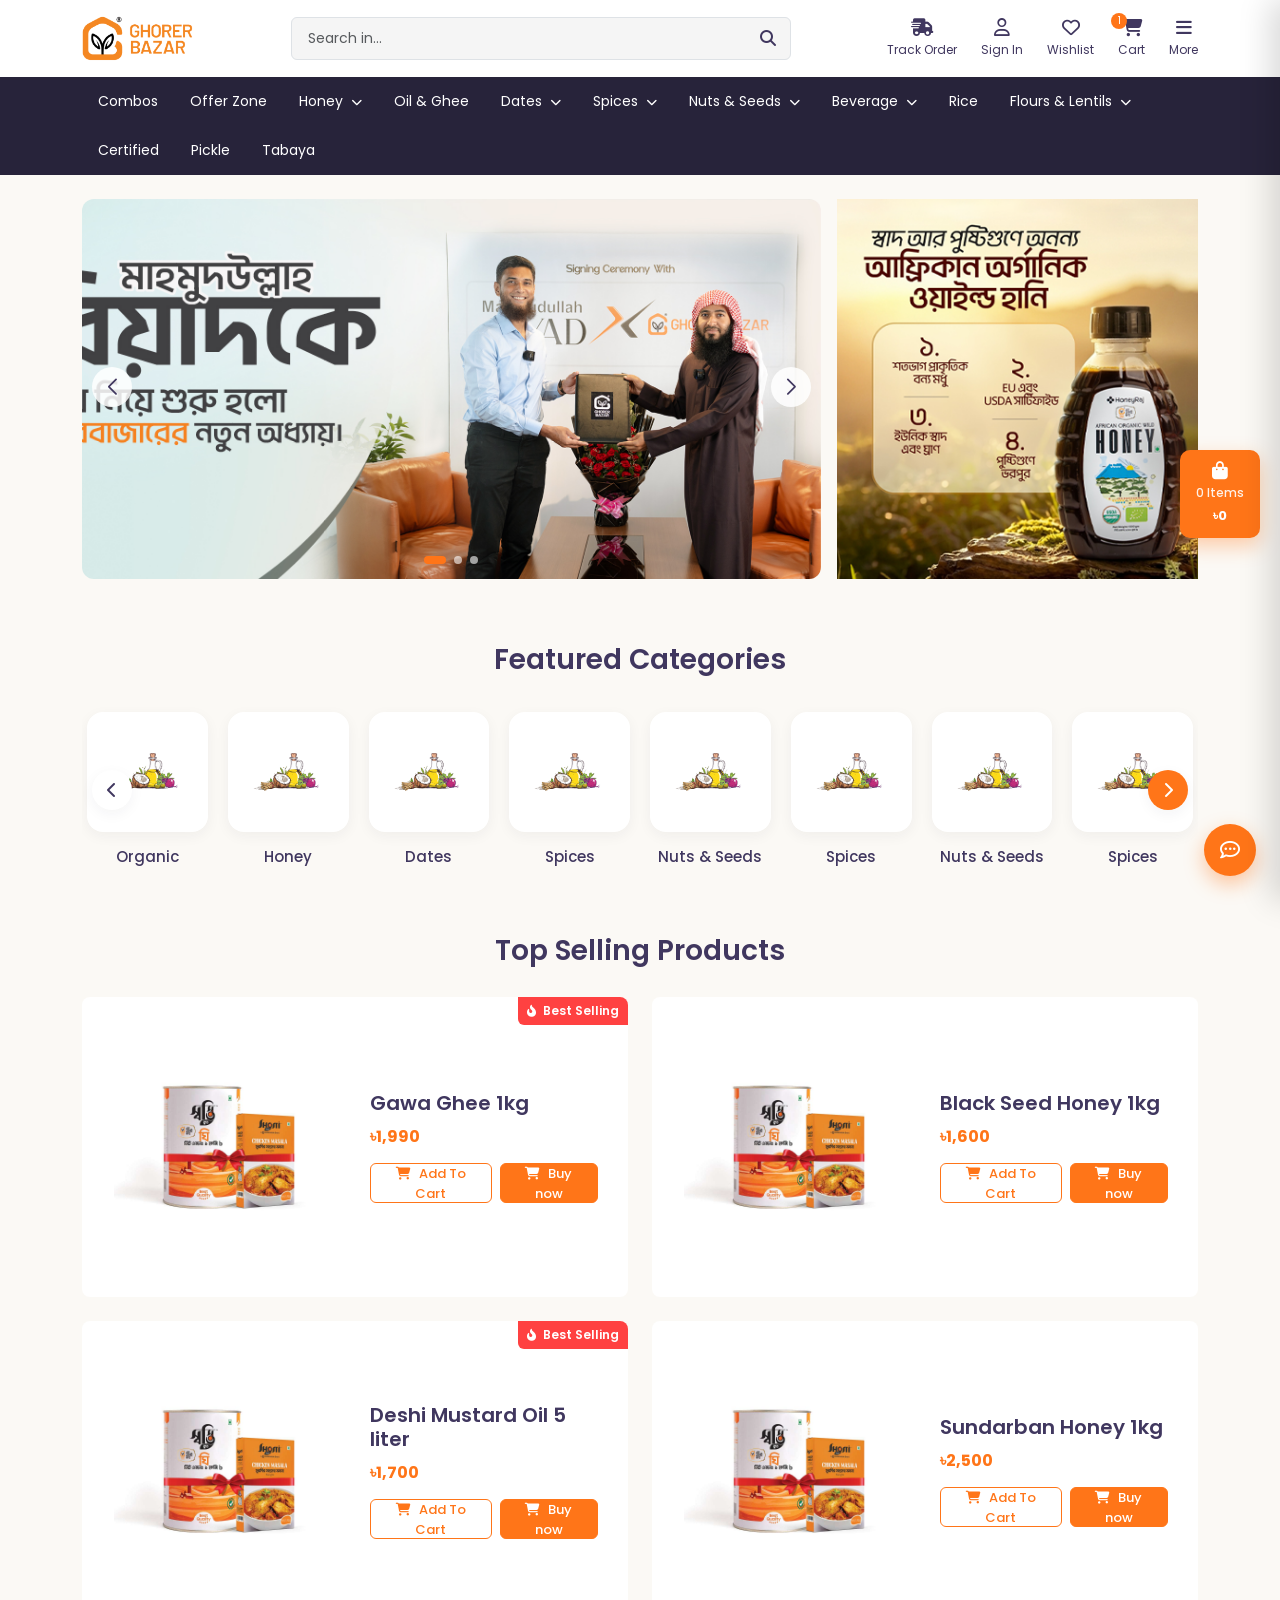
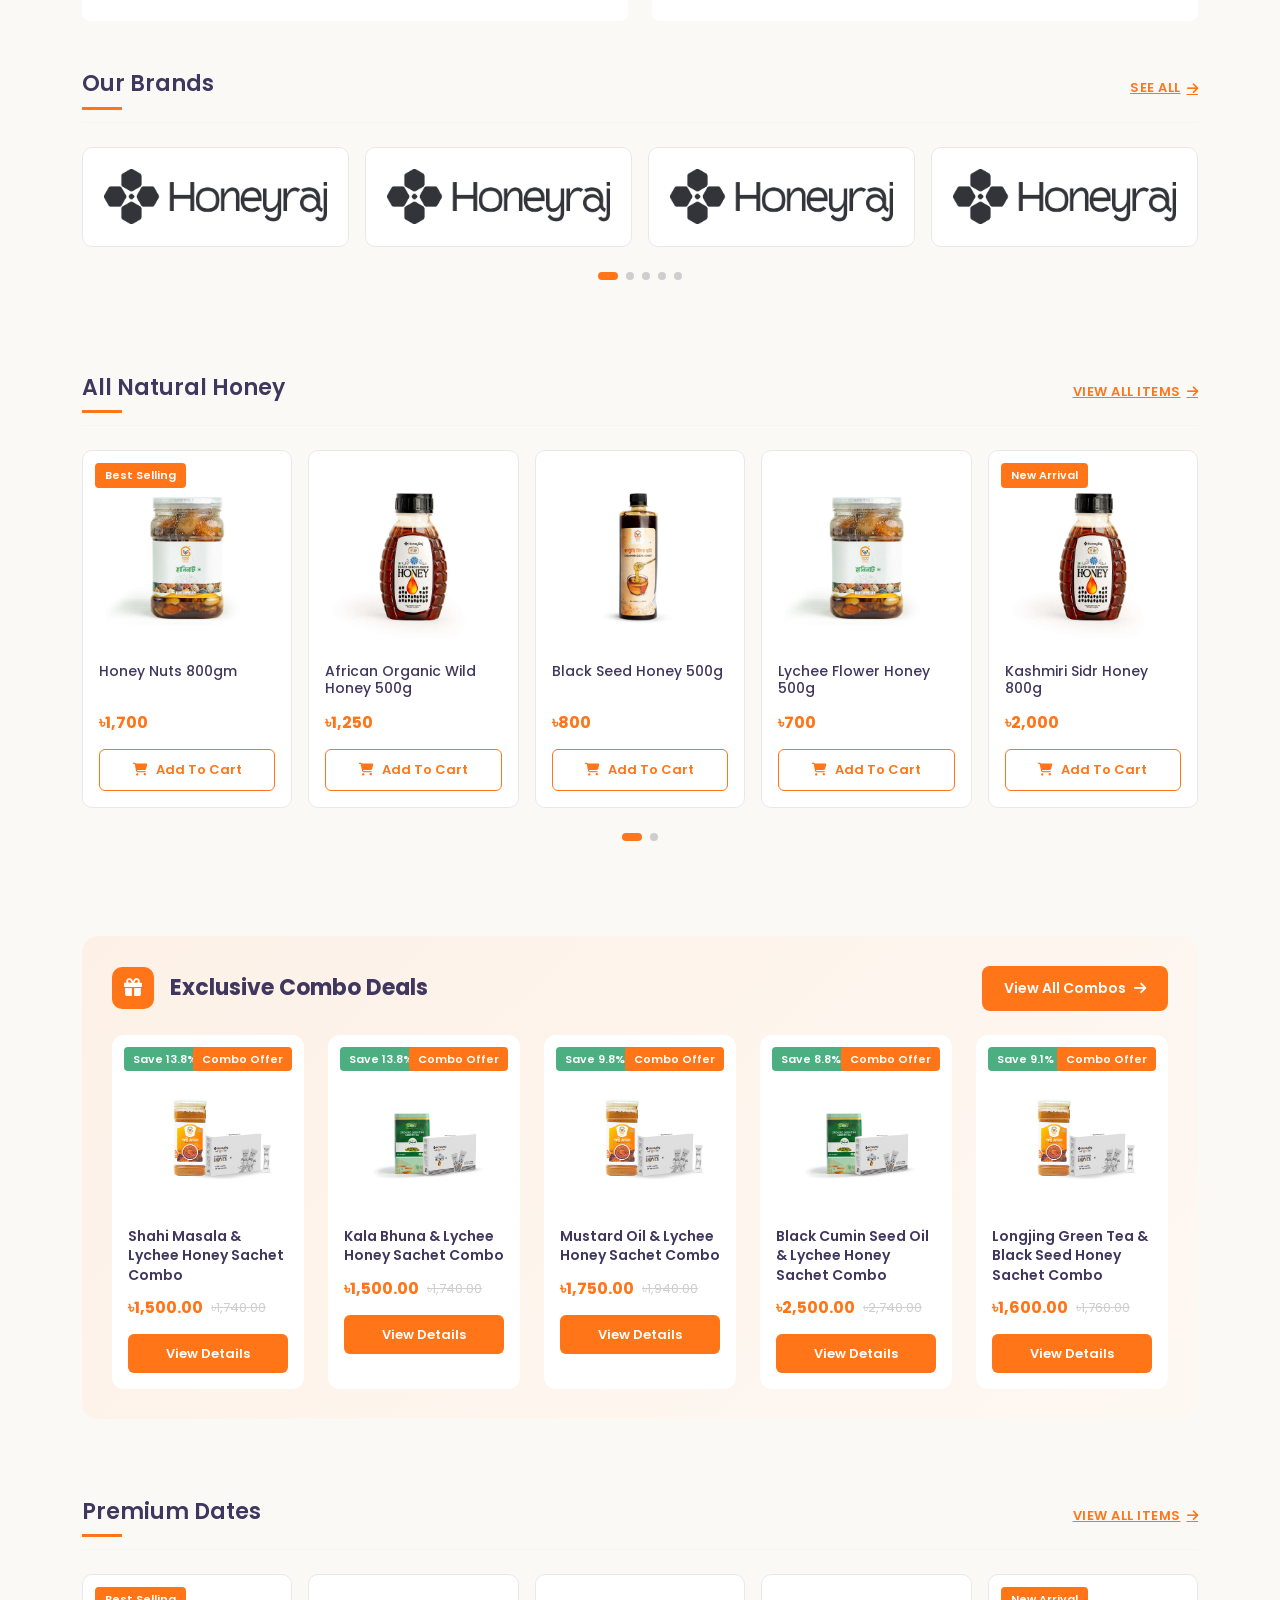
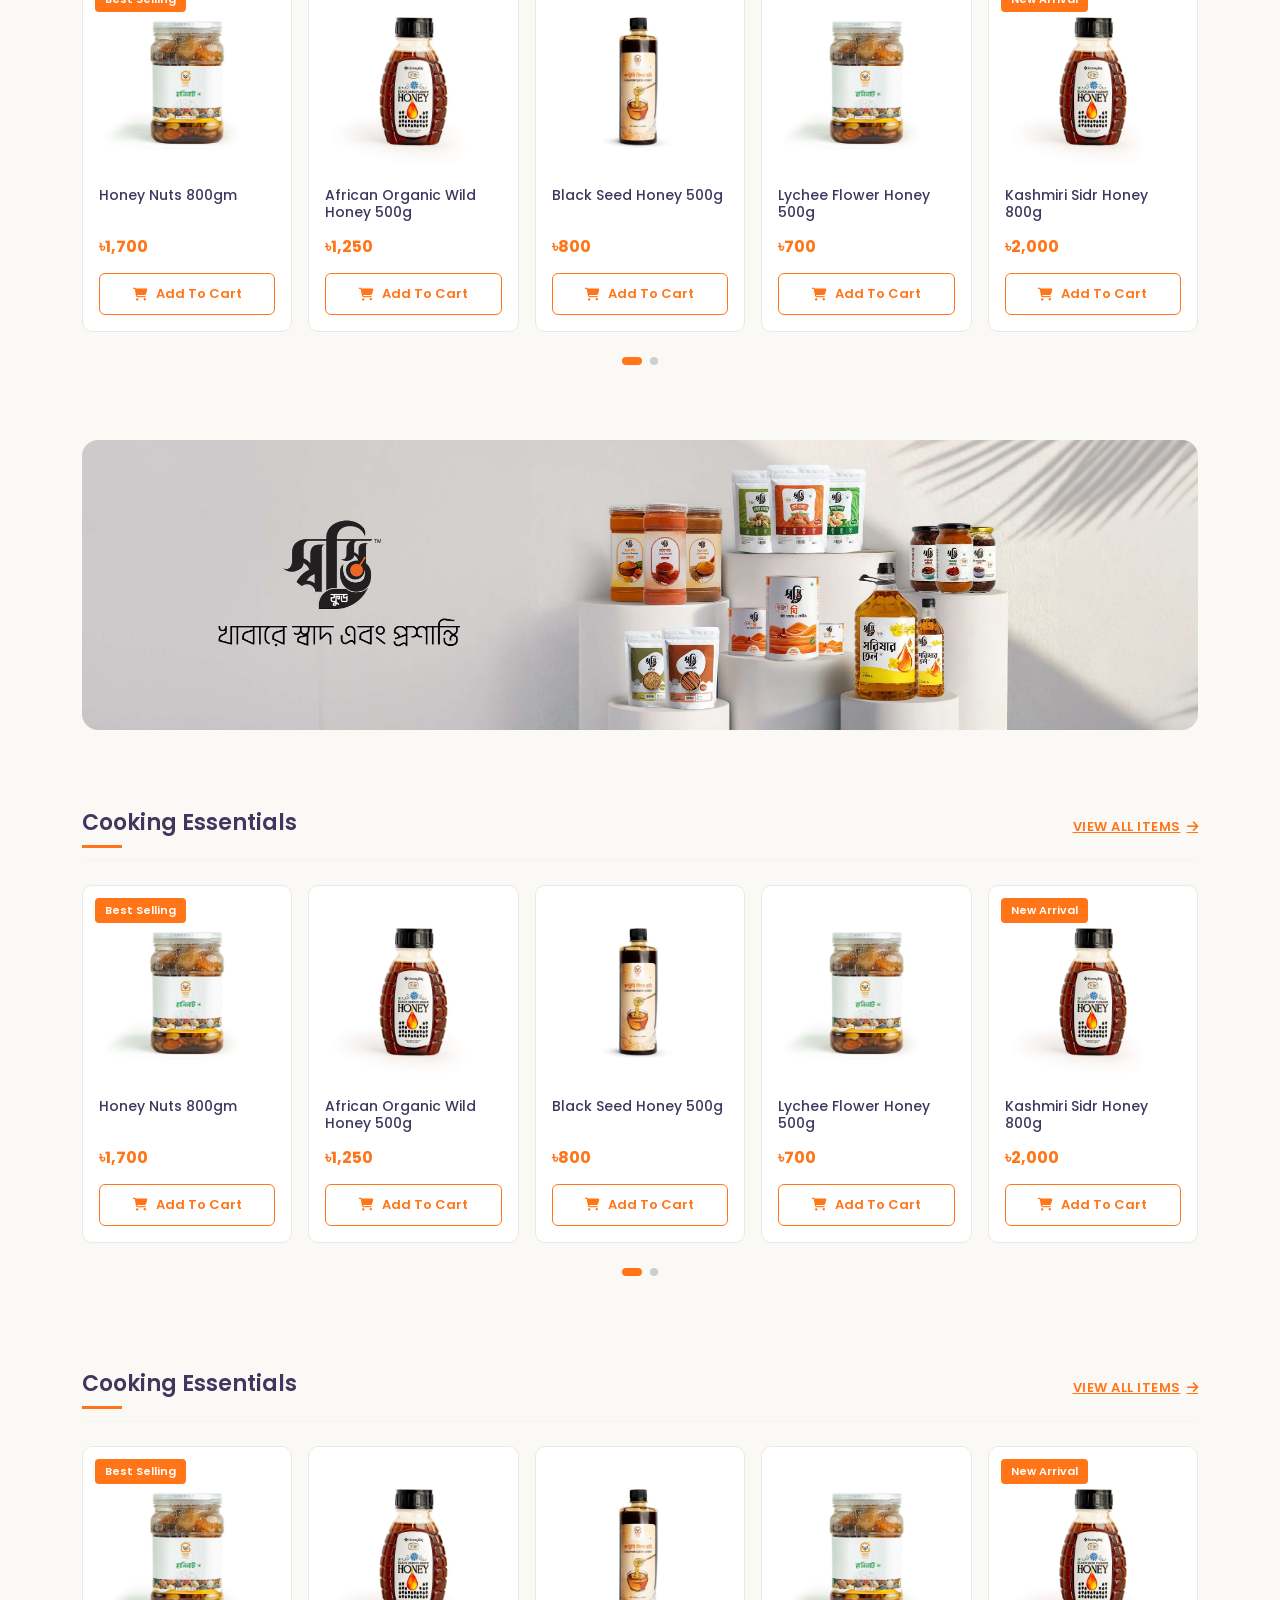
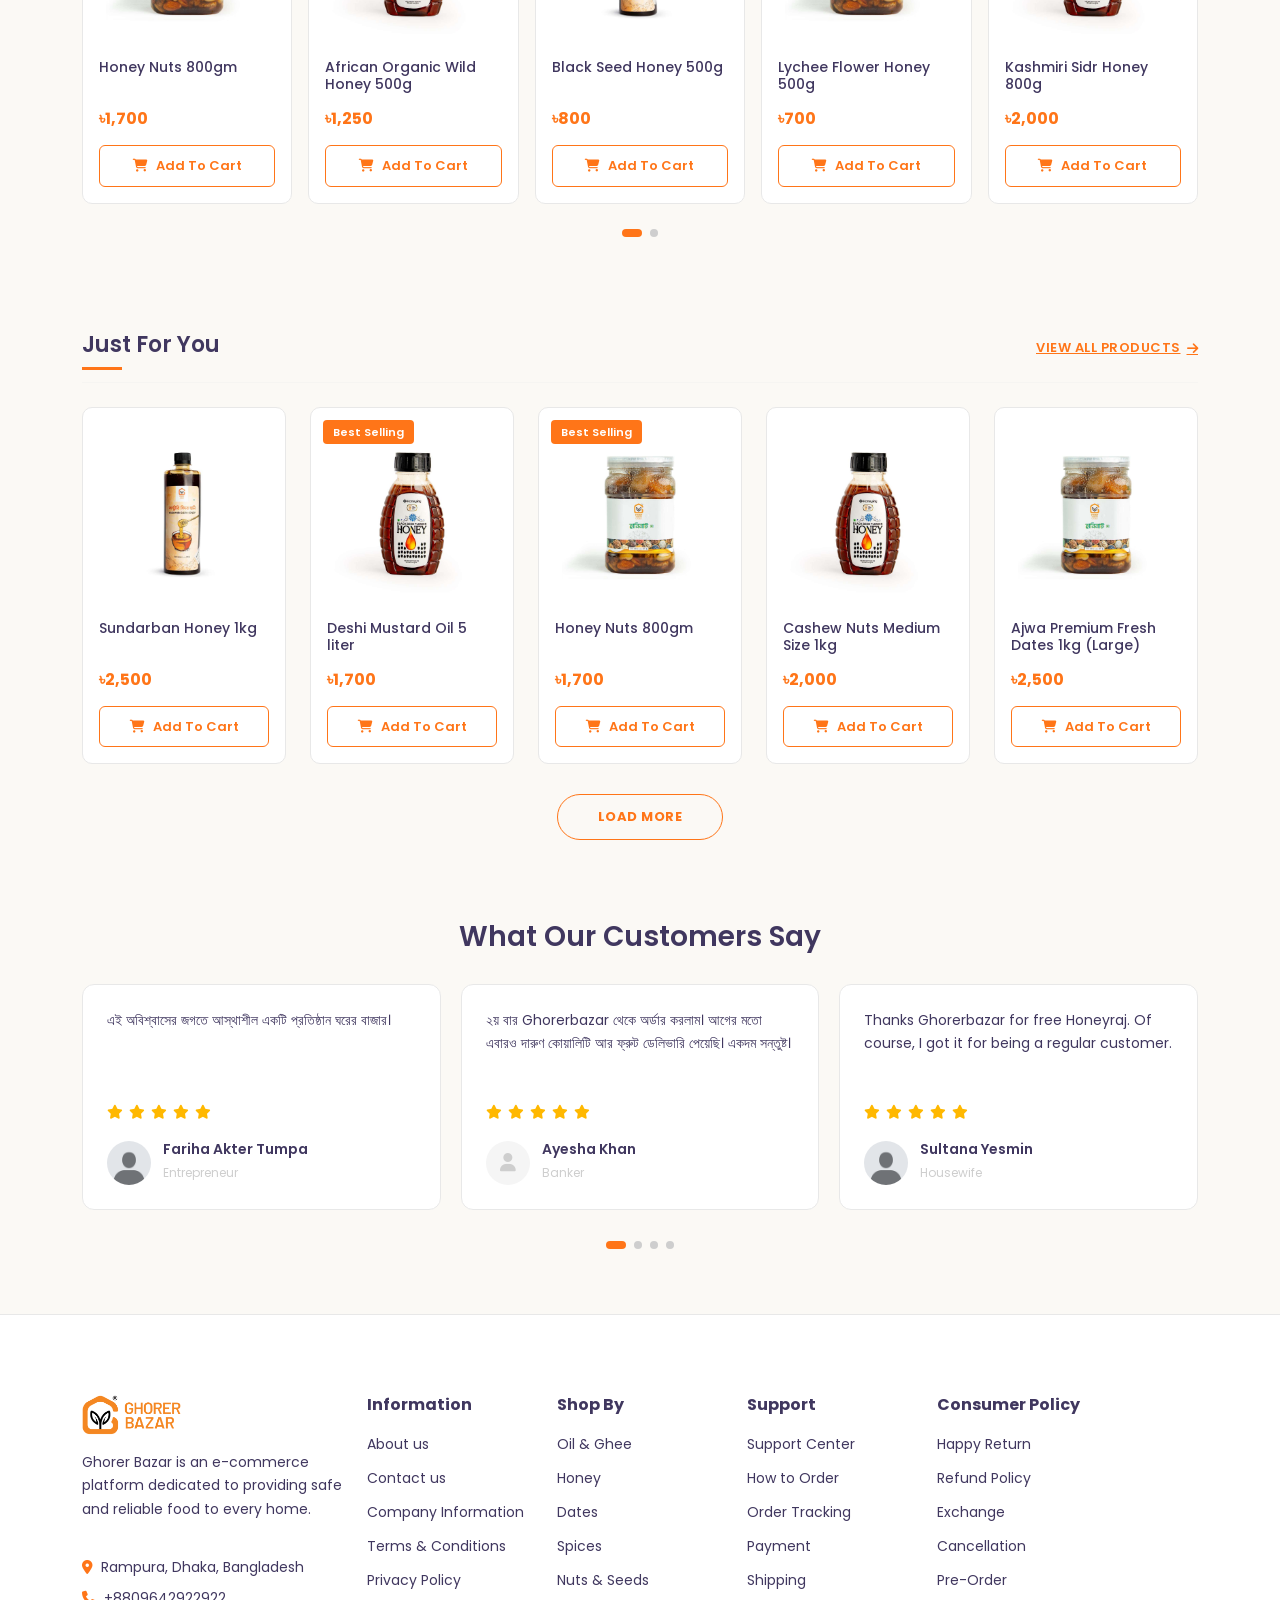
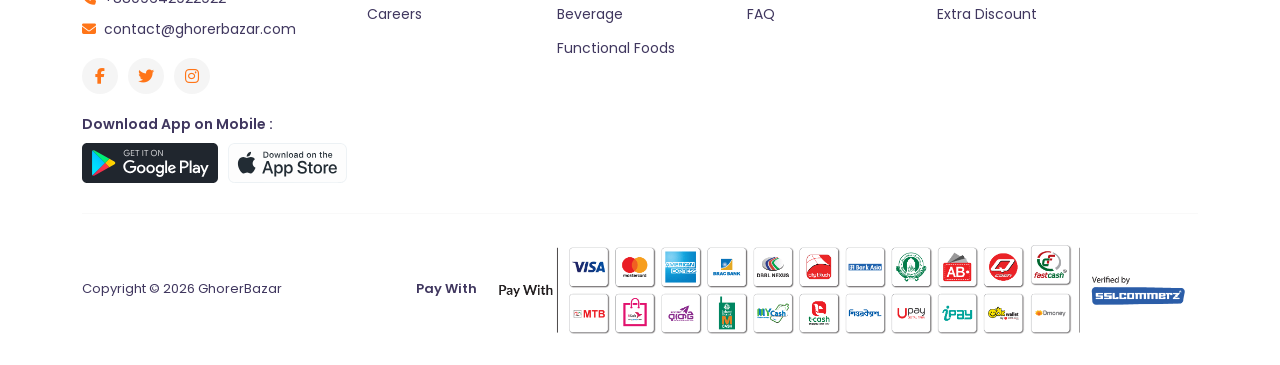
<file: index.html>
<!DOCTYPE html>
<html lang="en">

<head>

    <meta charset="UTF-8">
    <meta name="viewport" content="width=device-width, initial-scale=1.0">
    <title>GhorerBazar - Organic Food Store"</title>
    <link rel="icon" href="asset/images/logo/favicon.png" type="image/x-icon">


    <!-- ========================================
         Bootstrap CSS
    ========================================= -->

    <link rel="stylesheet" href="asset/css/bootstrap.min.css">


    <!-- ========================================
         Google Font
    ========================================= -->

    <link rel="stylesheet" href="asset/css/font.css">


    <!-- ========================================
         Font Awesome
    ========================================= -->

    <link rel="stylesheet" href="asset/css/all.min.css">


    <!-- ========================================
         Swiper CSS
    ========================================= -->

    <link rel="stylesheet" href="asset/css/swiper-bundle.min.css">



    <!-- ========================================
         Custom CSS
    ========================================= -->

    <link rel="stylesheet" href="asset/css/style.css">

</head>


<body>

    <!-- ========================================
       Header Section Start
    ========================================= -->
    <header class="site-header">

        <!-- Top Row: Logo + Search + Icons -->
        <div class="header-top">
            <div class="container">
                <div class="d-flex align-items-center justify-content-between flex-wrap gap-3 py-3">

                    <!-- Logo -->
                    <a href="index.html" class="logo d-flex align-items-center gap-2">
                        <img src="asset/images/logo/logo.png" alt="Ghorer Bazar Logo" height="45">
                    </a>

                    <!-- Search Bar -->
                    <div class="search-box flex-grow-1">
                        <form class="d-flex">
                            <input type="text" class="form-control" placeholder="Search in...">
                            <button type="submit" class="search-btn">
                                <i class="fa-solid fa-magnifying-glass"></i>
                            </button>
                        </form>
                    </div>

                    <!-- Icon Links -->
                    <div class="header-icons d-flex align-items-center gap-4">

                        <a href="track-order.html" class="icon-link">
                            <i class="fa-solid fa-truck-fast"></i>
                            <span>Track Order</span>
                        </a>

                        <a href="login.html" class="icon-link">
                            <i class="fa-regular fa-user"></i>
                            <span>Sign In</span>
                        </a>

                        <a href="wishlist.html" class="icon-link">
                            <i class="fa-regular fa-heart"></i>
                            <span>Wishlist</span>
                        </a>

                        <a href="cart.html" class="icon-link position-relative">
                            <i class="fa-solid fa-cart-shopping"></i>
                            <span class="cart-count">1</span>
                            <span>Cart</span>
                        </a>

                        <div class="icon-link-dropdown">
                            <a href="#" class="icon-link">
                                <i class="fa-solid fa-bars"></i>
                                <span>More</span>
                            </a>
                            <ul class="more-dropdown-list">
                                <li><a href="about.html">About Us</a></li>
                                <li><a href="faq.html">FAQs</a></li>
                                <li><a href="contact.html">Contact Us</a></li>
                                <li><a href="careers.html">Careers</a></li>
                                <li><a href="tel:8809642922922"><i class="fa-solid fa-phone"></i> Call Us</a></li>
                                <li><a href="https://api.whatsapp.com/send"><i class="fa-brands fa-whatsapp"></i>
                                        WhatsApp</a></li>
                            </ul>
                        </div>

                    </div>

                </div>
            </div>
        </div>

        <!-- Bottom Row: Category Navigation -->
        <nav class="header-nav">
            <div class="container">
                <ul class="nav-menu d-flex align-items-center flex-wrap">

                    <li><a href="combos.html">Combos</a></li>
                    <li><a href="offer-zone.html">Offer Zone</a></li>

                    <li class="dropdown">
                        <a href="honey.html">Honey <i class="fa-solid fa-chevron-down"></i></a>
                        <ul class="dropdown-list">
                            <li><a href="#">Sundarban Honey</a></li>
                            <li><a href="#">Black Seed Honey</a></li>
                            <li><a href="#">Lychee Flower Honey</a></li>
                            <li><a href="#">Sidr Honey</a></li>
                        </ul>
                    </li>

                    <li><a href="oil-ghee.html">Oil & Ghee</a></li>

                    <li class="dropdown">
                        <a href="dates.html">Dates <i class="fa-solid fa-chevron-down"></i></a>
                        <ul class="dropdown-list">
                            <li><a href="#">Medjool</a></li>
                            <li><a href="#">Sukkari</a></li>
                            <li><a href="#">Ajwa</a></li>
                        </ul>
                    </li>

                    <li class="dropdown">
                        <a href="spices.html">Spices <i class="fa-solid fa-chevron-down"></i></a>
                        <ul class="dropdown-list">
                            <li><a href="#">Whole Spices</a></li>
                            <li><a href="#">Basic Spices</a></li>
                        </ul>
                    </li>

                    <li class="dropdown">
                        <a href="nuts-seeds.html">Nuts & Seeds <i class="fa-solid fa-chevron-down"></i></a>
                        <ul class="dropdown-list">
                            <li><a href="#">Nuts</a></li>
                            <li><a href="#">Seeds</a></li>
                        </ul>
                    </li>

                    <li class="dropdown">
                        <a href="beverage.html">Beverage <i class="fa-solid fa-chevron-down"></i></a>
                        <ul class="dropdown-list">
                            <li><a href="#">Tea</a></li>
                            <li><a href="#">Coffee</a></li>
                        </ul>
                    </li>

                    <li><a href="rice.html">Rice</a></li>

                    <li class="dropdown">
                        <a href="flours-lentils.html">Flours & Lentils <i class="fa-solid fa-chevron-down"></i></a>
                        <ul class="dropdown-list">
                            <li><a href="#">Flours</a></li>
                            <li><a href="#">Lentils</a></li>
                        </ul>
                    </li>

                    <li><a href="certified.html">Certified</a></li>
                    <li><a href="pickle.html">Pickle</a></li>
                    <li><a href="tabaya.html">Tabaya</a></li>

                </ul>
            </div>
        </nav>

    </header>
    <!-- ========================================
       Header Section End
    ========================================= -->

    <!-- ========================================
         Main Section Start
    ========================================= -->

    <main>

        <!-- ========================================
       Hero Section Start
    ========================================= -->
        <section class="hero-section">
            <div class="container">
                <div class="row g-3">

                    <!-- Left: Main Slider -->
                    <div class="col-lg-8">
                        <div class="swiper hero-swiper">
                            <div class="swiper-wrapper">

                                <div class="swiper-slide">
                                    <img src="asset/images/banner/banner_1.jpg" alt="Glarvest Banner">
                                </div>

                                <div class="swiper-slide">
                                    <img src="asset/images/banner/banner_2.jpg" alt="Offer Banner">
                                </div>

                                <div class="swiper-slide">
                                    <img src="asset/images/banner/banner_3.jpg" alt="Oil Ghee Banner">
                                </div>

                            </div>

                            <!-- Pagination Dots -->
                            <div class="swiper-pagination"></div>

                            <!-- Arrows -->
                            <div class="swiper-button-prev"></div>
                            <div class="swiper-button-next"></div>
                        </div>
                    </div>

                    <!-- Right: Static Banner -->
                    <div class="col-lg-4">
                        <a href="collections/organic-honey-2.html" class="side-banner">
                            <img src="asset/images/banner/4_cal-banner.png" alt="African Organic Wild Honey">
                        </a>
                    </div>

                </div>
            </div>
        </section>
        <!-- ========================================
       Hero Section End
    ========================================= -->


        <!-- ========================================
     Featured Categories Section Start
======================================== -->
        <section class="categories-section">
            <div class="container">

                <h2 class="section-title text-center">
                    Featured Categories
                </h2>

                <div class="categories-slider-wrap">

                    <!-- Previous Button -->
                    <div class="categories-button-prev cat-nav-btn">
                        <i class="fa-solid fa-chevron-left"></i>
                    </div>

                    <!-- Swiper -->
                    <div class="swiper categories-swiper">
                        <div class="swiper-wrapper">

                            <div class="swiper-slide">
                                <a href="collections/organic.html" class="category-card">
                                    <div class="category-img">
                                        <img src="asset/images/category/category_1.png" alt="Organic">
                                    </div>
                                    <span class="category-name">Organic</span>
                                </a>
                            </div>

                            <div class="swiper-slide">
                                <a href="collections/honey.html" class="category-card">
                                    <div class="category-img">
                                        <img src="asset/images/category/category_1.png" alt="Honey">
                                    </div>
                                    <span class="category-name">Honey</span>
                                </a>
                            </div>

                            <div class="swiper-slide">
                                <a href="collections/dates.html" class="category-card">
                                    <div class="category-img">
                                        <img src="asset/images/category/category_1.png" alt="Dates">
                                    </div>
                                    <span class="category-name">Dates</span>
                                </a>
                            </div>

                            <div class="swiper-slide">
                                <a href="collections/spices.html" class="category-card">
                                    <div class="category-img">
                                        <img src="asset/images/category/category_1.png" alt="Spices">
                                    </div>
                                    <span class="category-name">Spices</span>
                                </a>
                            </div>

                            <div class="swiper-slide">
                                <a href="collections/nuts-seeds.html" class="category-card">
                                    <div class="category-img">
                                        <img src="asset/images/category/category_1.png" alt="Nuts & Seeds">
                                    </div>
                                    <span class="category-name">Nuts & Seeds</span>
                                </a>
                            </div>

                            <div class="swiper-slide">
                                <a href="collections/spices.html" class="category-card">
                                    <div class="category-img">
                                        <img src="asset/images/category/category_1.png" alt="Spices">
                                    </div>
                                    <span class="category-name">Spices</span>
                                </a>
                            </div>

                            <div class="swiper-slide">
                                <a href="collections/nuts-seeds.html" class="category-card">
                                    <div class="category-img">
                                        <img src="asset/images/category/category_1.png" alt="Nuts & Seeds">
                                    </div>
                                    <span class="category-name">Nuts & Seeds</span>
                                </a>
                            </div>

                            <div class="swiper-slide">
                                <a href="collections/spices.html" class="category-card">
                                    <div class="category-img">
                                        <img src="asset/images/category/category_1.png" alt="Spices">
                                    </div>
                                    <span class="category-name">Spices</span>
                                </a>
                            </div>

                            <div class="swiper-slide">
                                <a href="collections/nuts-seeds.html" class="category-card">
                                    <div class="category-img">
                                        <img src="asset/images/category/category_1.png" alt="Nuts & Seeds">
                                    </div>
                                    <span class="category-name">Nuts & Seeds</span>
                                </a>
                            </div>

                            <div class="swiper-slide">
                                <a href="collections/beverage.html" class="category-card">
                                    <div class="category-img">
                                        <img src="asset/images/category/category_1.png" alt="Beverage">
                                    </div>
                                    <span class="category-name">Beverage</span>
                                </a>
                            </div>

                            <div class="swiper-slide">
                                <a href="collections/rice.html" class="category-card">
                                    <div class="category-img">
                                        <img src="asset/images/category/category_1.png" alt="Rice">
                                    </div>
                                    <span class="category-name">Rice</span>
                                </a>
                            </div>

                            <div class="swiper-slide">
                                <a href="collections/flours-lentils.html" class="category-card">
                                    <div class="category-img">
                                        <img src="asset/images/category/category_1.png" alt="Flours & Lentils">
                                    </div>
                                    <span class="category-name">Flours & Lentils</span>
                                </a>
                            </div>

                        </div>
                    </div>

                    <!-- Next Button -->
                    <div class="categories-button-next cat-nav-btn">
                        <i class="fa-solid fa-chevron-right"></i>
                    </div>

                </div>

            </div>
        </section>
        <!-- ========================================
     Featured Categories Section End
======================================== -->



        <!-- ========================================
     Top Selling Section Start
======================================== -->





        <section class="top-selling-section">
            <div class="container">

                <h2 class="section-title text-center">
                    Top Selling Products
                </h2>

                <div class="row g-4">

                    <!-- Product 1 -->
                    <div class="col-lg-6 col-md-6">
                        <div class="top-product-card">

                            <span class="best-selling">
                                <i class="fa-solid fa-fire-flame-curved"></i>
                                Best Selling
                            </span>

                            <div class="top-product-image">
                                <img src="asset/images/top-selling/top_sellin_1.jpg" alt="Gawa Ghee 1kg">
                            </div>

                            <div class="top-product-content">

                                <h3>Gawa Ghee 1kg</h3>

                                <div class="product-price">
                                    ৳1,990
                                </div>

                                <div class="product-buttons">

                                    <button type="button" class="add-cart-btn">
                                        <i class="fa-solid fa-cart-shopping"></i>
                                        Add To Cart
                                    </button>

                                    <button type="button" class="buy-now-btn">
                                        <i class="fa-solid fa-cart-shopping"></i>
                                        Buy now
                                    </button>

                                </div>

                            </div>

                        </div>
                    </div>


                    <!-- Product 2 -->
                    <div class="col-lg-6 col-md-6">
                        <div class="top-product-card">

                            <div class="top-product-image">
                                <img src="asset/images/top-selling/top_sellin_1.jpg" alt="Black Seed Honey 1kg">
                            </div>

                            <div class="top-product-content">

                                <h3>Black Seed Honey 1kg</h3>

                                <div class="product-price">
                                    ৳1,600
                                </div>

                                <div class="product-buttons">

                                    <button type="button" class="add-cart-btn">
                                        <i class="fa-solid fa-cart-shopping"></i>
                                        Add To Cart
                                    </button>

                                    <button type="button" class="buy-now-btn">
                                        <i class="fa-solid fa-cart-shopping"></i>
                                        Buy now
                                    </button>

                                </div>

                            </div>

                        </div>
                    </div>


                    <!-- Product 3 -->
                    <div class="col-lg-6 col-md-6">
                        <div class="top-product-card">

                            <span class="best-selling">
                                <i class="fa-solid fa-fire-flame-curved"></i>
                                Best Selling
                            </span>

                            <div class="top-product-image">
                                <img src="asset/images/top-selling/top_sellin_1.jpg" alt="Deshi Mustard Oil 5 liter">
                            </div>

                            <div class="top-product-content">

                                <h3>Deshi Mustard Oil 5 liter</h3>

                                <div class="product-price">
                                    ৳1,700
                                </div>

                                <div class="product-buttons">

                                    <button type="button" class="add-cart-btn">
                                        <i class="fa-solid fa-cart-shopping"></i>
                                        Add To Cart
                                    </button>

                                    <button type="button" class="buy-now-btn">
                                        <i class="fa-solid fa-cart-shopping"></i>
                                        Buy now
                                    </button>

                                </div>

                            </div>

                        </div>
                    </div>


                    <!-- Product 4 -->
                    <div class="col-lg-6 col-md-6">
                        <div class="top-product-card">

                            <div class="top-product-image">
                                <img src="asset/images/top-selling/top_sellin_1.jpg" alt="Sundarban Honey 1kg">
                            </div>

                            <div class="top-product-content">

                                <h3>Sundarban Honey 1kg</h3>

                                <div class="product-price">
                                    ৳2,500
                                </div>

                                <div class="product-buttons">

                                    <button type="button" class="add-cart-btn">
                                        <i class="fa-solid fa-cart-shopping"></i>
                                        Add To Cart
                                    </button>

                                    <button type="button" class="buy-now-btn">
                                        <i class="fa-solid fa-cart-shopping"></i>
                                        Buy now
                                    </button>

                                </div>

                            </div>

                        </div>
                    </div>

                </div>

            </div>
        </section>


        <!-- ========================================
     Top Selling Section End
======================================== -->


        <!-- ========================================
       Our Brands Section Start
    ========================================= -->
        <section class="brands-section">
            <div class="container">

                <div class="brands-header d-flex align-items-end justify-content-between">
                    <h2 class="section-title-underline">Our Brands</h2>
                    <a href="brands.html" class="see-all-link">
                        SEE ALL <i class="fa-solid fa-arrow-right"></i>
                    </a>
                </div>

                <hr class="brands-divider">

                <div class="swiper brands-swiper">
                    <div class="swiper-wrapper">

                        <div class="swiper-slide">
                            <a href="brands/glarvest.html" class="brand-card">
                                <img src="asset/images/brands/brand_1.png" alt="Glarvest">
                            </a>
                        </div>

                        <div class="swiper-slide">
                            <a href="brands/khejuri.html" class="brand-card">
                                <img src="asset/images/brands/brand_1.png" alt="Khejuri">
                            </a>
                        </div>

                        <div class="swiper-slide">
                            <a href="brands/shosti.html" class="brand-card">
                                <img src="asset/images/brands/brand_1.png" alt="Shosti Food">
                            </a>
                        </div>

                        <div class="swiper-slide">
                            <a href="brands/honeyraj.html" class="brand-card">
                                <img src="asset/images/brands/brand_1.png" alt="Honeyraj">
                            </a>
                        </div>

                        <div class="swiper-slide">
                            <a href="brands/organic-bd.html" class="brand-card">
                                <img src="asset/images/brands/brand_1.png" alt="Organic BD">
                            </a>
                        </div>

                        <div class="swiper-slide">
                            <a href="brands/pure-food.html" class="brand-card">
                                <img src="asset/images/brands/brand_1.png" alt="Pure Food">
                            </a>
                        </div>

                        <div class="swiper-slide">
                            <a href="brands/nature-fresh.html" class="brand-card">
                                <img src="asset/images/brands/brand_1.png" alt="Nature Fresh">
                            </a>
                        </div>

                        <div class="swiper-slide">
                            <a href="brands/desi-farm.html" class="brand-card">
                                <img src="asset/images/brands/brand_1.png" alt="Desi Farm">
                            </a>
                        </div>

                    </div>

                    <!-- Pagination Dots -->
                    <div class="swiper-pagination brands-pagination"></div>
                </div>

            </div>
        </section>
        <!-- ========================================
       Our Brands Section End
    ========================================= -->


        <!-- ========================================
       All Natural Honey Section Start
    ========================================= -->
        <section class="products-section">
            <div class="container">

                <div class="brands-header d-flex align-items-end justify-content-between">
                    <h2 class="section-title-underline">All Natural Honey</h2>
                    <a href="collections/honey.html" class="see-all-link">
                        VIEW ALL ITEMS <i class="fa-solid fa-arrow-right"></i>
                    </a>
                </div>

                <hr class="brands-divider">

                <div class="swiper products-swiper">
                    <div class="swiper-wrapper">

                        <div class="swiper-slide">
                            <div class="product-card">
                                <span class="product-badge badge-best">Best Selling</span>
                                <a href="product-details.html" class="product-img">
                                    <img src="asset/images/products/product_1.jpg" alt="Honey Nuts 800gm">
                                </a>
                                <div class="product-info">
                                    <h3 class="product-title">Honey Nuts 800gm</h3>
                                    <span class="product-price">৳1,700</span>
                                    <button class="btn-add-cart">
                                        <i class="fa-solid fa-cart-shopping"></i> Add To Cart
                                    </button>
                                </div>
                            </div>
                        </div>

                        <div class="swiper-slide">
                            <div class="product-card">
                                <a href="product-details.html" class="product-img">
                                    <img src="asset/images/products/product_2.jpg"
                                        alt="African Organic Wild Honey 500g">
                                </a>
                                <div class="product-info">
                                    <h3 class="product-title">African Organic Wild Honey 500g</h3>
                                    <span class="product-price">৳1,250</span>
                                    <button class="btn-add-cart">
                                        <i class="fa-solid fa-cart-shopping"></i> Add To Cart
                                    </button>
                                </div>
                            </div>
                        </div>

                        <div class="swiper-slide">
                            <div class="product-card">
                                <a href="product-details.html" class="product-img">
                                    <img src="asset/images/products/product_3.jpg" alt="Black Seed Honey 500g">
                                </a>
                                <div class="product-info">
                                    <h3 class="product-title">Black Seed Honey 500g</h3>
                                    <span class="product-price">৳800</span>
                                    <button class="btn-add-cart">
                                        <i class="fa-solid fa-cart-shopping"></i> Add To Cart
                                    </button>
                                </div>
                            </div>
                        </div>

                        <div class="swiper-slide">
                            <div class="product-card">
                                <a href="product-details.html" class="product-img">
                                    <img src="asset/images/products/product_1.jpg" alt="Lychee Flower Honey 500g">
                                </a>
                                <div class="product-info">
                                    <h3 class="product-title">Lychee Flower Honey 500g</h3>
                                    <span class="product-price">৳700</span>
                                    <button class="btn-add-cart">
                                        <i class="fa-solid fa-cart-shopping"></i> Add To Cart
                                    </button>
                                </div>
                            </div>
                        </div>

                        <div class="swiper-slide">
                            <div class="product-card">
                                <span class="product-badge badge-new">New Arrival</span>
                                <a href="product-details.html" class="product-img">
                                    <img src="asset/images/products/product_2.jpg" alt="Kashmiri Sidr Honey 800g">
                                </a>
                                <div class="product-info">
                                    <h3 class="product-title">Kashmiri Sidr Honey 800g</h3>
                                    <span class="product-price">৳2,000</span>
                                    <button class="btn-add-cart">
                                        <i class="fa-solid fa-cart-shopping"></i> Add To Cart
                                    </button>
                                </div>
                            </div>
                        </div>

                        <div class="swiper-slide">
                            <div class="product-card">
                                <a href="product-details.html" class="product-img">
                                    <img src="asset/images/products/product_3.jpg" alt="Sundarban Honey 500g">
                                </a>
                                <div class="product-info">
                                    <h3 class="product-title">Sundarban Honey 500g</h3>
                                    <span class="product-price">৳950</span>
                                    <button class="btn-add-cart">
                                        <i class="fa-solid fa-cart-shopping"></i> Add To Cart
                                    </button>
                                </div>
                            </div>
                        </div>

                    </div>

                    <!-- Pagination Dots -->
                    <div class="swiper-pagination products-pagination"></div>
                </div>

            </div>
        </section>
        <!-- ========================================
       All Natural Honey Section End
    ========================================= -->


        <!-- ========================================
       Exclusive Combo Deals Section Start
    ========================================= -->
        <section class="combo-section">
            <div class="container">
                <div class="combo-wrapper">

                    <div class="combo-header d-flex align-items-center justify-content-between flex-wrap gap-3">
                        <div class="d-flex align-items-center gap-3">
                            <span class="combo-icon"><i class="fa-solid fa-gift"></i></span>
                            <h2 class="combo-title">Exclusive Combo Deals</h2>
                        </div>
                        <a href="collections/combos.html" class="btn-view-all">
                            View All Combos <i class="fa-solid fa-arrow-right"></i>
                        </a>
                    </div>

                    <div class="row g-4">

                        <div class="col-lg col-md-4 col-6">
                            <div class="combo-card">
                                <span class="combo-badge badge-save">Save 13.8%</span>
                                <span class="combo-badge badge-offer">Combo Offer</span>
                                <a href="product-details.html" class="combo-img">
                                    <img src="asset/images/combos/combo_1.jpg"
                                        alt="Shahi Masala & Lychee Honey Sachet Combo">
                                </a>
                                <div class="combo-info">
                                    <h3 class="combo-name">Shahi Masala & Lychee Honey Sachet Combo</h3>
                                    <div class="combo-price">
                                        <span class="price-current">৳1,500.00</span>
                                        <span class="price-old">৳1,740.00</span>
                                    </div>
                                    <a href="product-details.html" class="btn-view-details">View Details</a>
                                </div>
                            </div>
                        </div>

                        <div class="col-lg col-md-4 col-6">
                            <div class="combo-card">
                                <span class="combo-badge badge-save">Save 13.8%</span>
                                <span class="combo-badge badge-offer">Combo Offer</span>
                                <a href="product-details.html" class="combo-img">
                                    <img src="asset/images/combos/combo_2.jpg"
                                        alt="Kala Bhuna & Lychee Honey Sachet Combo">
                                </a>
                                <div class="combo-info">
                                    <h3 class="combo-name">Kala Bhuna & Lychee Honey Sachet Combo</h3>
                                    <div class="combo-price">
                                        <span class="price-current">৳1,500.00</span>
                                        <span class="price-old">৳1,740.00</span>
                                    </div>
                                    <a href="product-details.html" class="btn-view-details">View Details</a>
                                </div>
                            </div>
                        </div>

                        <div class="col-lg col-md-4 col-6">
                            <div class="combo-card">
                                <span class="combo-badge badge-save">Save 9.8%</span>
                                <span class="combo-badge badge-offer">Combo Offer</span>
                                <a href="product-details.html" class="combo-img">
                                    <img src="asset/images/combos/combo_1.jpg"
                                        alt="Mustard Oil & Lychee Honey Sachet Combo">
                                </a>
                                <div class="combo-info">
                                    <h3 class="combo-name">Mustard Oil & Lychee Honey Sachet Combo</h3>
                                    <div class="combo-price">
                                        <span class="price-current">৳1,750.00</span>
                                        <span class="price-old">৳1,940.00</span>
                                    </div>
                                    <a href="product-details.html" class="btn-view-details">View Details</a>
                                </div>
                            </div>
                        </div>

                        <div class="col-lg col-md-4 col-6">
                            <div class="combo-card">
                                <span class="combo-badge badge-save">Save 8.8%</span>
                                <span class="combo-badge badge-offer">Combo Offer</span>
                                <a href="product-details.html" class="combo-img">
                                    <img src="asset/images/combos/combo_2.jpg"
                                        alt="Black Cumin Seed Oil & Lychee Honey Sachet Combo">
                                </a>
                                <div class="combo-info">
                                    <h3 class="combo-name">Black Cumin Seed Oil & Lychee Honey Sachet Combo</h3>
                                    <div class="combo-price">
                                        <span class="price-current">৳2,500.00</span>
                                        <span class="price-old">৳2,740.00</span>
                                    </div>
                                    <a href="product-details.html" class="btn-view-details">View Details</a>
                                </div>
                            </div>
                        </div>

                        <div class="col-lg col-md-4 col-6">
                            <div class="combo-card">
                                <span class="combo-badge badge-save">Save 9.1%</span>
                                <span class="combo-badge badge-offer">Combo Offer</span>
                                <a href="product-details.html" class="combo-img">
                                    <img src="asset/images/combos/combo_1.jpg"
                                        alt="Longjing Green Tea & Black Seed Honey Sachet Combo">
                                </a>
                                <div class="combo-info">
                                    <h3 class="combo-name">Longjing Green Tea & Black Seed Honey Sachet Combo</h3>
                                    <div class="combo-price">
                                        <span class="price-current">৳1,600.00</span>
                                        <span class="price-old">৳1,760.00</span>
                                    </div>
                                    <a href="product-details.html" class="btn-view-details">View Details</a>
                                </div>
                            </div>
                        </div>

                    </div>

                </div>
            </div>
        </section>
        <!-- ========================================
       Exclusive Combo Deals Section End
    ========================================= -->


        <!-- ========================================
       Premium Dates Section Start
    ========================================= -->
        <section class="products-section">
            <div class="container">

                <div class="brands-header d-flex align-items-end justify-content-between">
                    <h2 class="section-title-underline">Premium Dates</h2>
                    <a href="collections/honey.html" class="see-all-link">
                        VIEW ALL ITEMS <i class="fa-solid fa-arrow-right"></i>
                    </a>
                </div>

                <hr class="brands-divider">

                <div class="swiper products-swiper">
                    <div class="swiper-wrapper">

                        <div class="swiper-slide">
                            <div class="product-card">
                                <span class="product-badge badge-best">Best Selling</span>
                                <a href="product-details.html" class="product-img">
                                    <img src="asset/images/products/product_1.jpg" alt="Honey Nuts 800gm">
                                </a>
                                <div class="product-info">
                                    <h3 class="product-title">Honey Nuts 800gm</h3>
                                    <span class="product-price">৳1,700</span>
                                    <button class="btn-add-cart">
                                        <i class="fa-solid fa-cart-shopping"></i> Add To Cart
                                    </button>
                                </div>
                            </div>
                        </div>

                        <div class="swiper-slide">
                            <div class="product-card">
                                <a href="product-details.html" class="product-img">
                                    <img src="asset/images/products/product_2.jpg"
                                        alt="African Organic Wild Honey 500g">
                                </a>
                                <div class="product-info">
                                    <h3 class="product-title">African Organic Wild Honey 500g</h3>
                                    <span class="product-price">৳1,250</span>
                                    <button class="btn-add-cart">
                                        <i class="fa-solid fa-cart-shopping"></i> Add To Cart
                                    </button>
                                </div>
                            </div>
                        </div>

                        <div class="swiper-slide">
                            <div class="product-card">
                                <a href="product-details.html" class="product-img">
                                    <img src="asset/images/products/product_3.jpg" alt="Black Seed Honey 500g">
                                </a>
                                <div class="product-info">
                                    <h3 class="product-title">Black Seed Honey 500g</h3>
                                    <span class="product-price">৳800</span>
                                    <button class="btn-add-cart">
                                        <i class="fa-solid fa-cart-shopping"></i> Add To Cart
                                    </button>
                                </div>
                            </div>
                        </div>

                        <div class="swiper-slide">
                            <div class="product-card">
                                <a href="product-details.html" class="product-img">
                                    <img src="asset/images/products/product_1.jpg" alt="Lychee Flower Honey 500g">
                                </a>
                                <div class="product-info">
                                    <h3 class="product-title">Lychee Flower Honey 500g</h3>
                                    <span class="product-price">৳700</span>
                                    <button class="btn-add-cart">
                                        <i class="fa-solid fa-cart-shopping"></i> Add To Cart
                                    </button>
                                </div>
                            </div>
                        </div>

                        <div class="swiper-slide">
                            <div class="product-card">
                                <span class="product-badge badge-new">New Arrival</span>
                                <a href="product-details.html" class="product-img">
                                    <img src="asset/images/products/product_2.jpg" alt="Kashmiri Sidr Honey 800g">
                                </a>
                                <div class="product-info">
                                    <h3 class="product-title">Kashmiri Sidr Honey 800g</h3>
                                    <span class="product-price">৳2,000</span>
                                    <button class="btn-add-cart">
                                        <i class="fa-solid fa-cart-shopping"></i> Add To Cart
                                    </button>
                                </div>
                            </div>
                        </div>

                        <div class="swiper-slide">
                            <div class="product-card">
                                <a href="product-details.html" class="product-img">
                                    <img src="asset/images/products/product_3.jpg" alt="Sundarban Honey 500g">
                                </a>
                                <div class="product-info">
                                    <h3 class="product-title">Sundarban Honey 500g</h3>
                                    <span class="product-price">৳950</span>
                                    <button class="btn-add-cart">
                                        <i class="fa-solid fa-cart-shopping"></i> Add To Cart
                                    </button>
                                </div>
                            </div>
                        </div>

                    </div>

                    <!-- Pagination Dots -->
                    <div class="swiper-pagination products-pagination"></div>
                </div>

            </div>
        </section>
        <!-- ========================================
       All Natural Honey Section End
    ========================================= -->


        <!-- ========================================
       Brand Spotlight Banner Section Start
    ========================================= -->
        <section class="spotlight-section">
            <div class="container">

                <div class="swiper spotlight-swiper">
                    <div class="swiper-wrapper">

                        <div class="swiper-slide">
                            <a href="brands/shosti.html" class="spotlight-card">


                                <img src="asset/images/brands/shosti_products.jpeg" alt="Shosti Food Products">

                            </a>
                        </div>

                        <!-- Onno brand thakle ekhane aro swiper-slide add korte parben -->

                    </div>

                    <!-- Pagination Dots -->
                    <div class="swiper-pagination spotlight-pagination"></div>
                </div>

            </div>
        </section>
        <!-- ========================================
       Brand Spotlight Banner Section End
    ========================================= -->

        <!-- ========================================
      Cooking Essentials Section Start
    ========================================= -->
        <section class="products-section">
            <div class="container">

                <div class="brands-header d-flex align-items-end justify-content-between">
                    <h2 class="section-title-underline">Cooking Essentials</h2>
                    <a href="collections/honey.html" class="see-all-link">
                        VIEW ALL ITEMS <i class="fa-solid fa-arrow-right"></i>
                    </a>
                </div>

                <hr class="brands-divider">

                <div class="swiper products-swiper">
                    <div class="swiper-wrapper">

                        <div class="swiper-slide">
                            <div class="product-card">
                                <span class="product-badge badge-best">Best Selling</span>
                                <a href="product-details.html" class="product-img">
                                    <img src="asset/images/products/product_1.jpg" alt="Honey Nuts 800gm">
                                </a>
                                <div class="product-info">
                                    <h3 class="product-title">Honey Nuts 800gm</h3>
                                    <span class="product-price">৳1,700</span>
                                    <button class="btn-add-cart">
                                        <i class="fa-solid fa-cart-shopping"></i> Add To Cart
                                    </button>
                                </div>
                            </div>
                        </div>

                        <div class="swiper-slide">
                            <div class="product-card">
                                <a href="product-details.html" class="product-img">
                                    <img src="asset/images/products/product_2.jpg"
                                        alt="African Organic Wild Honey 500g">
                                </a>
                                <div class="product-info">
                                    <h3 class="product-title">African Organic Wild Honey 500g</h3>
                                    <span class="product-price">৳1,250</span>
                                    <button class="btn-add-cart">
                                        <i class="fa-solid fa-cart-shopping"></i> Add To Cart
                                    </button>
                                </div>
                            </div>
                        </div>

                        <div class="swiper-slide">
                            <div class="product-card">
                                <a href="product-details.html" class="product-img">
                                    <img src="asset/images/products/product_3.jpg" alt="Black Seed Honey 500g">
                                </a>
                                <div class="product-info">
                                    <h3 class="product-title">Black Seed Honey 500g</h3>
                                    <span class="product-price">৳800</span>
                                    <button class="btn-add-cart">
                                        <i class="fa-solid fa-cart-shopping"></i> Add To Cart
                                    </button>
                                </div>
                            </div>
                        </div>

                        <div class="swiper-slide">
                            <div class="product-card">
                                <a href="product-details.html" class="product-img">
                                    <img src="asset/images/products/product_1.jpg" alt="Lychee Flower Honey 500g">
                                </a>
                                <div class="product-info">
                                    <h3 class="product-title">Lychee Flower Honey 500g</h3>
                                    <span class="product-price">৳700</span>
                                    <button class="btn-add-cart">
                                        <i class="fa-solid fa-cart-shopping"></i> Add To Cart
                                    </button>
                                </div>
                            </div>
                        </div>

                        <div class="swiper-slide">
                            <div class="product-card">
                                <span class="product-badge badge-new">New Arrival</span>
                                <a href="product-details.html" class="product-img">
                                    <img src="asset/images/products/product_2.jpg" alt="Kashmiri Sidr Honey 800g">
                                </a>
                                <div class="product-info">
                                    <h3 class="product-title">Kashmiri Sidr Honey 800g</h3>
                                    <span class="product-price">৳2,000</span>
                                    <button class="btn-add-cart">
                                        <i class="fa-solid fa-cart-shopping"></i> Add To Cart
                                    </button>
                                </div>
                            </div>
                        </div>

                        <div class="swiper-slide">
                            <div class="product-card">
                                <a href="product-details.html" class="product-img">
                                    <img src="asset/images/products/product_3.jpg" alt="Sundarban Honey 500g">
                                </a>
                                <div class="product-info">
                                    <h3 class="product-title">Sundarban Honey 500g</h3>
                                    <span class="product-price">৳950</span>
                                    <button class="btn-add-cart">
                                        <i class="fa-solid fa-cart-shopping"></i> Add To Cart
                                    </button>
                                </div>
                            </div>
                        </div>

                    </div>

                    <!-- Pagination Dots -->
                    <div class="swiper-pagination products-pagination"></div>
                </div>

            </div>
        </section>
        <!-- ========================================
      Cooking Essentials Section End
    ========================================= -->


        <!-- ========================================
      Cooking Essentials Section Start
    ========================================= -->
        <section class="products-section">
            <div class="container">

                <div class="brands-header d-flex align-items-end justify-content-between">
                    <h2 class="section-title-underline">Cooking Essentials</h2>
                    <a href="collections/honey.html" class="see-all-link">
                        VIEW ALL ITEMS <i class="fa-solid fa-arrow-right"></i>
                    </a>
                </div>

                <hr class="brands-divider">

                <div class="swiper products-swiper">
                    <div class="swiper-wrapper">

                        <div class="swiper-slide">
                            <div class="product-card">
                                <span class="product-badge badge-best">Best Selling</span>
                                <a href="product-details.html" class="product-img">
                                    <img src="asset/images/products/product_1.jpg" alt="Honey Nuts 800gm">
                                </a>
                                <div class="product-info">
                                    <h3 class="product-title">Honey Nuts 800gm</h3>
                                    <span class="product-price">৳1,700</span>
                                    <button class="btn-add-cart">
                                        <i class="fa-solid fa-cart-shopping"></i> Add To Cart
                                    </button>
                                </div>
                            </div>
                        </div>

                        <div class="swiper-slide">
                            <div class="product-card">
                                <a href="product-details.html" class="product-img">
                                    <img src="asset/images/products/product_2.jpg"
                                        alt="African Organic Wild Honey 500g">
                                </a>
                                <div class="product-info">
                                    <h3 class="product-title">African Organic Wild Honey 500g</h3>
                                    <span class="product-price">৳1,250</span>
                                    <button class="btn-add-cart">
                                        <i class="fa-solid fa-cart-shopping"></i> Add To Cart
                                    </button>
                                </div>
                            </div>
                        </div>

                        <div class="swiper-slide">
                            <div class="product-card">
                                <a href="product-details.html" class="product-img">
                                    <img src="asset/images/products/product_3.jpg" alt="Black Seed Honey 500g">
                                </a>
                                <div class="product-info">
                                    <h3 class="product-title">Black Seed Honey 500g</h3>
                                    <span class="product-price">৳800</span>
                                    <button class="btn-add-cart">
                                        <i class="fa-solid fa-cart-shopping"></i> Add To Cart
                                    </button>
                                </div>
                            </div>
                        </div>

                        <div class="swiper-slide">
                            <div class="product-card">
                                <a href="product-details.html" class="product-img">
                                    <img src="asset/images/products/product_1.jpg" alt="Lychee Flower Honey 500g">
                                </a>
                                <div class="product-info">
                                    <h3 class="product-title">Lychee Flower Honey 500g</h3>
                                    <span class="product-price">৳700</span>
                                    <button class="btn-add-cart">
                                        <i class="fa-solid fa-cart-shopping"></i> Add To Cart
                                    </button>
                                </div>
                            </div>
                        </div>

                        <div class="swiper-slide">
                            <div class="product-card">
                                <span class="product-badge badge-new">New Arrival</span>
                                <a href="product-details.html" class="product-img">
                                    <img src="asset/images/products/product_2.jpg" alt="Kashmiri Sidr Honey 800g">
                                </a>
                                <div class="product-info">
                                    <h3 class="product-title">Kashmiri Sidr Honey 800g</h3>
                                    <span class="product-price">৳2,000</span>
                                    <button class="btn-add-cart">
                                        <i class="fa-solid fa-cart-shopping"></i> Add To Cart
                                    </button>
                                </div>
                            </div>
                        </div>

                        <div class="swiper-slide">
                            <div class="product-card">
                                <a href="product-details.html" class="product-img">
                                    <img src="asset/images/products/product_3.jpg" alt="Sundarban Honey 500g">
                                </a>
                                <div class="product-info">
                                    <h3 class="product-title">Sundarban Honey 500g</h3>
                                    <span class="product-price">৳950</span>
                                    <button class="btn-add-cart">
                                        <i class="fa-solid fa-cart-shopping"></i> Add To Cart
                                    </button>
                                </div>
                            </div>
                        </div>

                    </div>

                    <!-- Pagination Dots -->
                    <div class="swiper-pagination products-pagination"></div>
                </div>

            </div>
        </section>
        <!-- ========================================
      Cooking Essentials Section End
    ========================================= -->


        <!-- ========================================
       Just For You Section Start
    ========================================= -->
        <section class="just-for-you-section">
            <div class="container">

                <div class="brands-header d-flex align-items-end justify-content-between">
                    <h2 class="section-title-underline">Just For You</h2>
                    <a href="shop.html" class="see-all-link">
                        VIEW ALL PRODUCTS <i class="fa-solid fa-arrow-right"></i>
                    </a>
                </div>

                <hr class="brands-divider">

                <div class="row g-4" id="justForYouGrid">

                    <!-- Visible Products -->
                    <div class="col-lg-2-4 col-md-4 col-6">
                        <div class="product-card">
                            <a href="product-details.html" class="product-img">
                                <img src="asset/images/products/product_3.jpg" alt="Sundarban Honey 1kg">
                            </a>
                            <div class="product-info">
                                <h3 class="product-title">Sundarban Honey 1kg</h3>
                                <span class="product-price">৳2,500</span>
                                <button class="btn-add-cart">
                                    <i class="fa-solid fa-cart-shopping"></i> Add To Cart
                                </button>
                            </div>
                        </div>
                    </div>

                    <div class="col-lg-2-4 col-md-4 col-6">
                        <div class="product-card">
                            <span class="product-badge badge-best">Best Selling</span>
                            <a href="product-details.html" class="product-img">
                                <img src="asset/images/products/product_2.jpg" alt="Deshi Mustard Oil 5 liter">
                            </a>
                            <div class="product-info">
                                <h3 class="product-title">Deshi Mustard Oil 5 liter</h3>
                                <span class="product-price">৳1,700</span>
                                <button class="btn-add-cart">
                                    <i class="fa-solid fa-cart-shopping"></i> Add To Cart
                                </button>
                            </div>
                        </div>
                    </div>

                    <div class="col-lg-2-4 col-md-4 col-6">
                        <div class="product-card">
                            <span class="product-badge badge-best">Best Selling</span>
                            <a href="product-details.html" class="product-img">
                                <img src="asset/images/products/product_1.jpg" alt="Honey Nuts 800gm">
                            </a>
                            <div class="product-info">
                                <h3 class="product-title">Honey Nuts 800gm</h3>
                                <span class="product-price">৳1,700</span>
                                <button class="btn-add-cart">
                                    <i class="fa-solid fa-cart-shopping"></i> Add To Cart
                                </button>
                            </div>
                        </div>
                    </div>

                    <div class="col-lg-2-4 col-md-4 col-6">
                        <div class="product-card">
                            <a href="product-details.html" class="product-img">
                                <img src="asset/images/products/product_2.jpg" alt="Cashew Nuts Medium Size 1kg">
                            </a>
                            <div class="product-info">
                                <h3 class="product-title">Cashew Nuts Medium Size 1kg</h3>
                                <span class="product-price">৳2,000</span>
                                <button class="btn-add-cart">
                                    <i class="fa-solid fa-cart-shopping"></i> Add To Cart
                                </button>
                            </div>
                        </div>
                    </div>

                    <div class="col-lg-2-4 col-md-4 col-6">
                        <div class="product-card">
                            <a href="product-details.html" class="product-img">
                                <img src="asset/images/products/product_1.jpg"
                                    alt="Ajwa Premium Fresh Dates 1kg (Large)">
                            </a>
                            <div class="product-info">
                                <h3 class="product-title">Ajwa Premium Fresh Dates 1kg (Large)</h3>
                                <span class="product-price">৳2,500</span>
                                <button class="btn-add-cart">
                                    <i class="fa-solid fa-cart-shopping"></i> Add To Cart
                                </button>
                            </div>
                        </div>
                    </div>

                    <!-- Hidden Products (Load More diye dekhabe) -->
                    <div class="col-lg-2-4 col-md-4 col-6 more-product d-none">
                        <div class="product-card">
                            <a href="product-details.html" class="product-img">
                                <img src="asset/images/products/product_3.jpg" alt="Black Seed Honey 500g">
                            </a>
                            <div class="product-info">
                                <h3 class="product-title">Black Seed Honey 500g</h3>
                                <span class="product-price">৳800</span>
                                <button class="btn-add-cart">
                                    <i class="fa-solid fa-cart-shopping"></i> Add To Cart
                                </button>
                            </div>
                        </div>
                    </div>

                    <div class="col-lg-2-4 col-md-4 col-6 more-product d-none">
                        <div class="product-card">
                            <a href="product-details.html" class="product-img">
                                <img src="asset/images/products/product_3.jpg" alt="Lychee Flower Honey 500g">
                            </a>
                            <div class="product-info">
                                <h3 class="product-title">Lychee Flower Honey 500g</h3>
                                <span class="product-price">৳700</span>
                                <button class="btn-add-cart">
                                    <i class="fa-solid fa-cart-shopping"></i> Add To Cart
                                </button>
                            </div>
                        </div>
                    </div>

                    <div class="col-lg-2-4 col-md-4 col-6 more-product d-none">
                        <div class="product-card">
                            <a href="product-details.html" class="product-img">
                                <img src="asset/images/products/product_1.jpg" alt="Black Cumin Seed Oil 500ml">
                            </a>
                            <div class="product-info">
                                <h3 class="product-title">Black Cumin Seed Oil 500ml</h3>
                                <span class="product-price">৳950</span>
                                <button class="btn-add-cart">
                                    <i class="fa-solid fa-cart-shopping"></i> Add To Cart
                                </button>
                            </div>
                        </div>
                    </div>

                    <div class="col-lg-2-4 col-md-4 col-6 more-product d-none">
                        <div class="product-card">
                            <a href="product-details.html" class="product-img">
                                <img src="asset/images/products/product_1.jpg" alt="Kashmiri Sidr Honey 800g">
                            </a>
                            <div class="product-info">
                                <h3 class="product-title">Kashmiri Sidr Honey 800g</h3>
                                <span class="product-price">৳2,000</span>
                                <button class="btn-add-cart">
                                    <i class="fa-solid fa-cart-shopping"></i> Add To Cart
                                </button>
                            </div>
                        </div>
                    </div>

                    <div class="col-lg-2-4 col-md-4 col-6 more-product d-none">
                        <div class="product-card">
                            <a href="product-details.html" class="product-img">
                                <img src="asset/images/products/product_3.jpg" alt="Whole Spices Combo Pack">
                            </a>
                            <div class="product-info">
                                <h3 class="product-title">Whole Spices Combo Pack</h3>
                                <span class="product-price">৳1,200</span>
                                <button class="btn-add-cart">
                                    <i class="fa-solid fa-cart-shopping"></i> Add To Cart
                                </button>
                            </div>
                        </div>
                    </div>

                </div>

                <!-- Load More Button -->
                <div class="text-center">
                    <button class="btn-load-more" id="loadMoreBtn">LOAD MORE</button>
                </div>

            </div>
        </section>
        <!-- ========================================
       Just For You Section End
    ========================================= -->


        <!-- ========================================
       Customer Reviews Section Start
    ========================================= -->
        <section class="reviews-section">
            <div class="container">

                <h2 class="section-title text-center">What Our Customers Say</h2>

                <div class="swiper reviews-swiper">
                    <div class="swiper-wrapper">

                        <div class="swiper-slide">
                            <div class="review-card">
                                <p class="review-text">এই অবিশ্বাসের জগতে আস্থাশীল একটি প্রতিষ্ঠান ঘরের বাজার।</p>
                                <div class="review-stars">
                                    <i class="fa-solid fa-star"></i>
                                    <i class="fa-solid fa-star"></i>
                                    <i class="fa-solid fa-star"></i>
                                    <i class="fa-solid fa-star"></i>
                                    <i class="fa-solid fa-star"></i>
                                </div>
                                <div class="review-author">
                                    <img src="asset/images/reviews/review.png" alt="Fariha Akter Tumpa">
                                    <div>
                                        <h4>Fariha Akter Tumpa</h4>
                                        <span>Entrepreneur</span>
                                    </div>
                                </div>
                            </div>
                        </div>

                        <div class="swiper-slide">
                            <div class="review-card">
                                <p class="review-text">২য় বার Ghorerbazar থেকে অর্ডার করলাম। আগের মতো এবারও দারুণ
                                    কোয়ালিটি আর ফ্রুট ডেলিভারি পেয়েছি। একদম সন্তুষ্ট।</p>
                                <div class="review-stars">
                                    <i class="fa-solid fa-star"></i>
                                    <i class="fa-solid fa-star"></i>
                                    <i class="fa-solid fa-star"></i>
                                    <i class="fa-solid fa-star"></i>
                                    <i class="fa-solid fa-star"></i>
                                </div>
                                <div class="review-author">
                                    <div class="avatar-placeholder">
                                        <i class="fa-solid fa-user"></i>
                                    </div>
                                    <div>
                                        <h4>Ayesha Khan</h4>
                                        <span>Banker</span>
                                    </div>
                                </div>
                            </div>
                        </div>

                        <div class="swiper-slide">
                            <div class="review-card">
                                <p class="review-text">Thanks Ghorerbazar for free Honeyraj. Of course, I got it for
                                    being a regular customer.</p>
                                <div class="review-stars">
                                    <i class="fa-solid fa-star"></i>
                                    <i class="fa-solid fa-star"></i>
                                    <i class="fa-solid fa-star"></i>
                                    <i class="fa-solid fa-star"></i>
                                    <i class="fa-solid fa-star"></i>
                                </div>
                                <div class="review-author">
                                    <img src="asset/images/reviews/review.png" alt="Sultana Yesmin">
                                    <div>
                                        <h4>Sultana Yesmin</h4>
                                        <span>Housewife</span>
                                    </div>
                                </div>
                            </div>
                        </div>

                        <div class="swiper-slide">
                            <div class="review-card">
                                <p class="review-text">Product quality onek bhalo, ebong delivery o fast pelam.
                                    Recommend korbo shobai ke.</p>
                                <div class="review-stars">
                                    <i class="fa-solid fa-star"></i>
                                    <i class="fa-solid fa-star"></i>
                                    <i class="fa-solid fa-star"></i>
                                    <i class="fa-solid fa-star"></i>
                                    <i class="fa-solid fa-star"></i>
                                </div>
                                <div class="review-author">
                                    <div class="avatar-placeholder">
                                        <i class="fa-solid fa-user"></i>
                                    </div>
                                    <div>
                                        <h4>Rahim Uddin</h4>
                                        <span>Student</span>
                                    </div>
                                </div>
                            </div>
                        </div>

                    </div>

                    <!-- Pagination Dots -->
                    <div class="swiper-pagination reviews-pagination"></div>
                </div>

            </div>
        </section>
        <!-- ========================================
       Customer Reviews Section End
    ========================================= -->

    </main>

    <!-- ========================================
         Main Section End
    ========================================= -->


    <!-- ========================================
         Footer Section Start
    ========================================= -->

    <footer class="site-footer">

        <div class="container">
            <div class="footer-main">
                <div class="row g-4">

                    <!-- Company Info -->
                    <div class="col-lg-3 col-md-6">
                        <div class="footer-widget">

                            <a href="index.html" class="footer-logo d-flex align-items-center gap-2">
                                <img src="asset/images/logo/logo.png" alt="Ghorer Bazar Logo" height="40">
                            </a>

                            <p>Ghorer Bazar is an e-commerce platform dedicated to providing safe and reliable food to
                                every home.</p>

                            <ul class="footer-contact">
                                <li><i class="fa-solid fa-location-dot"></i> Rampura, Dhaka, Bangladesh</li>
                                <li><i class="fa-solid fa-phone"></i> +8809642922922</li>
                                <li><i class="fa-solid fa-envelope"></i> contact@ghorerbazar.com</li>
                            </ul>

                            <div class="footer-social">
                                <a href="#"><i class="fa-brands fa-facebook-f"></i></a>
                                <a href="#"><i class="fa-brands fa-twitter"></i></a>
                                <a href="#"><i class="fa-brands fa-instagram"></i></a>
                            </div>

                            <div class="app-download">
                                <h4>Download App on Mobile :</h4>
                                <div class="app-download-links">
                                    <a href="#"><img src="asset/images/footer/google-play.svg" alt="Google Play"></a>
                                    <a href="#"><img src="asset/images/footer/app-store.svg" alt="App Store"></a>
                                </div>
                            </div>

                        </div>
                    </div>

                    <!-- Information -->
                    <div class="col-lg-2 col-md-6 col-6">
                        <div class="footer-widget">
                            <h4>Information</h4>
                           <ul>
                                <li><a href="about.html">About us</a></li>
                                <li><a href="contact.html">Contact us</a></li>
                                <li><a href="company-information.html">Company Information</a></li>
                                <li><a href="terms-conditions.html">Terms & Conditions</a></li>
                                <li><a href="privacy-policy.html">Privacy Policy</a></li>
                                <li><a href="careers.html">Careers</a></li>
                            </ul>
                        </div>
                    </div>

                    <!-- Shop By -->
                    <div class="col-lg-2 col-md-6 col-6">
                        <div class="footer-widget">
                            <h4>Shop By</h4>
                            <ul>
                                <li><a href="oil-ghee.html">Oil & Ghee</a></li>
                                <li><a href="honey.html">Honey</a></li>
                                <li><a href="dates.html">Dates</a></li>
                                <li><a href="spices.html">Spices</a></li>
                                <li><a href="nuts-seeds.html">Nuts & Seeds</a></li>
                                <li><a href="beverage.html">Beverage</a></li>
                                <li><a href="#">Functional Foods</a></li>
                            </ul>
                        </div>
                    </div>

                    <!-- Support -->
                    <div class="col-lg-2 col-md-6 col-6">
                        <div class="footer-widget">
                            <h4>Support</h4>
                            <ul>
                                <li><a href="support-center.html">Support Center</a></li>
                                <li><a href="how-to-order.html">How to Order</a></li>
                                <li><a href="track-order.html">Order Tracking</a></li>
                                <li><a href="payment.html">Payment</a></li>
                                <li><a href="shipping.html">Shipping</a></li>
                                <li><a href="faq.html">FAQ</a></li>
                            </ul>
                        </div>
                    </div>

                    <!-- Consumer Policy -->
                    <div class="col-lg-3 col-md-6 col-6">
                        <div class="footer-widget">
                            <h4>Consumer Policy</h4>
                            <ul>
                                <li><a href="#">Happy Return</a></li>
                                <li><a href="#">Refund Policy</a></li>
                                <li><a href="#">Exchange</a></li>
                                <li><a href="#">Cancellation</a></li>
                                <li><a href="#">Pre-Order</a></li>
                                <li><a href="#">Extra Discount</a></li>
                            </ul>
                        </div>
                    </div>

                </div>
            </div>

            <hr class="footer-divider">

            <!-- Bottom Bar -->
            <div class="footer-bottom">
                <div class="d-flex align-items-center justify-content-between flex-wrap gap-3">

                    <p>Copyright &copy; 2026 GhorerBazar</p>

                    <div class="d-flex align-items-center gap-2 flex-wrap">
                        <span class="pay-with-text">Pay With</span>
                        <img src="asset/images/footer/sslcommerz.png" alt="Verified by SSLCommerz" class="ssl-badge">
                    </div>

                </div>
            </div>

        </div>

    </footer>

    <!-- ========================================
         Footer Section End
    ========================================= -->


    <!-- ========================================
     Floating Cart Summary (Trigger)
======================================== -->
    <div class="floating-cart" id="floatingCart">
        <button type="button" class="floating-cart-link" id="cartTriggerBtn">
            <i class="fa-solid fa-bag-shopping"></i>
            <span class="floating-cart-count" id="floatingCartCount">0 Items</span>
            <span class="floating-cart-total" id="floatingCartTotal">৳0.00</span>
        </button>
    </div>

    <!-- ========================================
     Cart Offcanvas Sidebar
======================================== -->
    <div class="cart-overlay" id="cartOverlay"></div>

    <div class="cart-offcanvas" id="cartOffcanvas">

        <div class="cart-offcanvas-header">
            <h3><i class="fa-solid fa-bag-shopping"></i> My Cart</h3>
            <button type="button" class="cart-close-btn" id="cartCloseBtn">
                <i class="fa-solid fa-xmark"></i>
            </button>
        </div>

        <div class="cart-offcanvas-body" id="cartItemsContainer">
            <!-- Cart items dynamically render hobe -->
        </div>

        <div class="cart-offcanvas-empty" id="cartEmptyState">
            <i class="fa-solid fa-bag-shopping"></i>
            <p>Your cart is empty</p>
            <span>Add some products to get started</span>
        </div>

        <div class="cart-offcanvas-footer" id="cartFooter">
            <div class="cart-subtotal-row">
                <span>Subtotal</span>
                <span id="cartSubtotal">৳0.00</span>
            </div>
            <a href="checkout.html" class="btn-checkout">Proceed to Checkout</a>
        </div>

    </div>

    <!-- ========================================
     Scroll To Top Button with Progress Ring
======================================== -->
    <button type="button" id="scroll-top" class="scroll-top-btn" aria-label="Scroll to top">
        <svg class="scroll-progress-ring" width="46" height="46" viewBox="0 0 46 46">
            <circle class="scroll-progress-ring__bg" cx="23" cy="23" r="20"></circle>
            <circle class="scroll-progress-ring__fill" cx="23" cy="23" r="20"></circle>
        </svg>
        <i class="fa-solid fa-arrow-up"></i>
    </button>


    <!-- ========================================
     Chat Widget (Message Section)
======================================== -->
    <div class="chat-widget closed" id="chatWidget">

        <!-- Welcome Popup Card -->
        <div class="chat-popup-card hidden" id="chatPopupCard">

            <div class="chat-popup-header">
                <div class="chat-popup-logo">
                    <img src="asset/images/logo/favicon.png" alt="Ghorer Bazar">
                </div>
            </div>

            <div class="chat-popup-body">
                <h3>আসসালামু আলাইকুম, ঘরেরবাজারে স্বাগতম।</h3>
                <p>আপনাকে কিভাবে সহযোগিতা করতে পারি?</p>
            </div>

            <a href="https://api.whatsapp.com/send" target="_blank" class="chat-popup-reply">
                <i class="fa-regular fa-comment-dots"></i>
                <div>
                    <span class="reply-title">মেসেজ করুন।</span>
                    <span class="reply-subtitle">Typically replies in 1 minutes</span>
                </div>
            </a>

            <div class="chat-popup-footer">
                Powered by <strong>Ghorer Bazar Chat</strong>
            </div>

        </div>

        <!-- Toggle Button -->
        <button type="button" class="chat-toggle-btn" id="chatToggleBtn" aria-label="Toggle chat">
            <i class="fa-solid fa-chevron-down chat-icon-close"></i>
            <i class="fa-regular fa-comment-dots chat-icon-open"></i>
        </button>

    </div>

    <!-- ========================================
       Swiper JS (age load korte hobe)
    ========================================= -->
    <script src="asset/js/swiper-bundle.min.js"></script>


    <!-- ========================================
       Bootstrap JS
    ========================================= -->
    <script src="asset/js/bootstrap.bundle.min.js"></script>


    <!-- ========================================
       Custom JS (shob shesh e - karon eta onno library gulo use kore)
    ========================================= -->
    <script src="asset/js/script.js"></script>


</body>

</html>
</file>
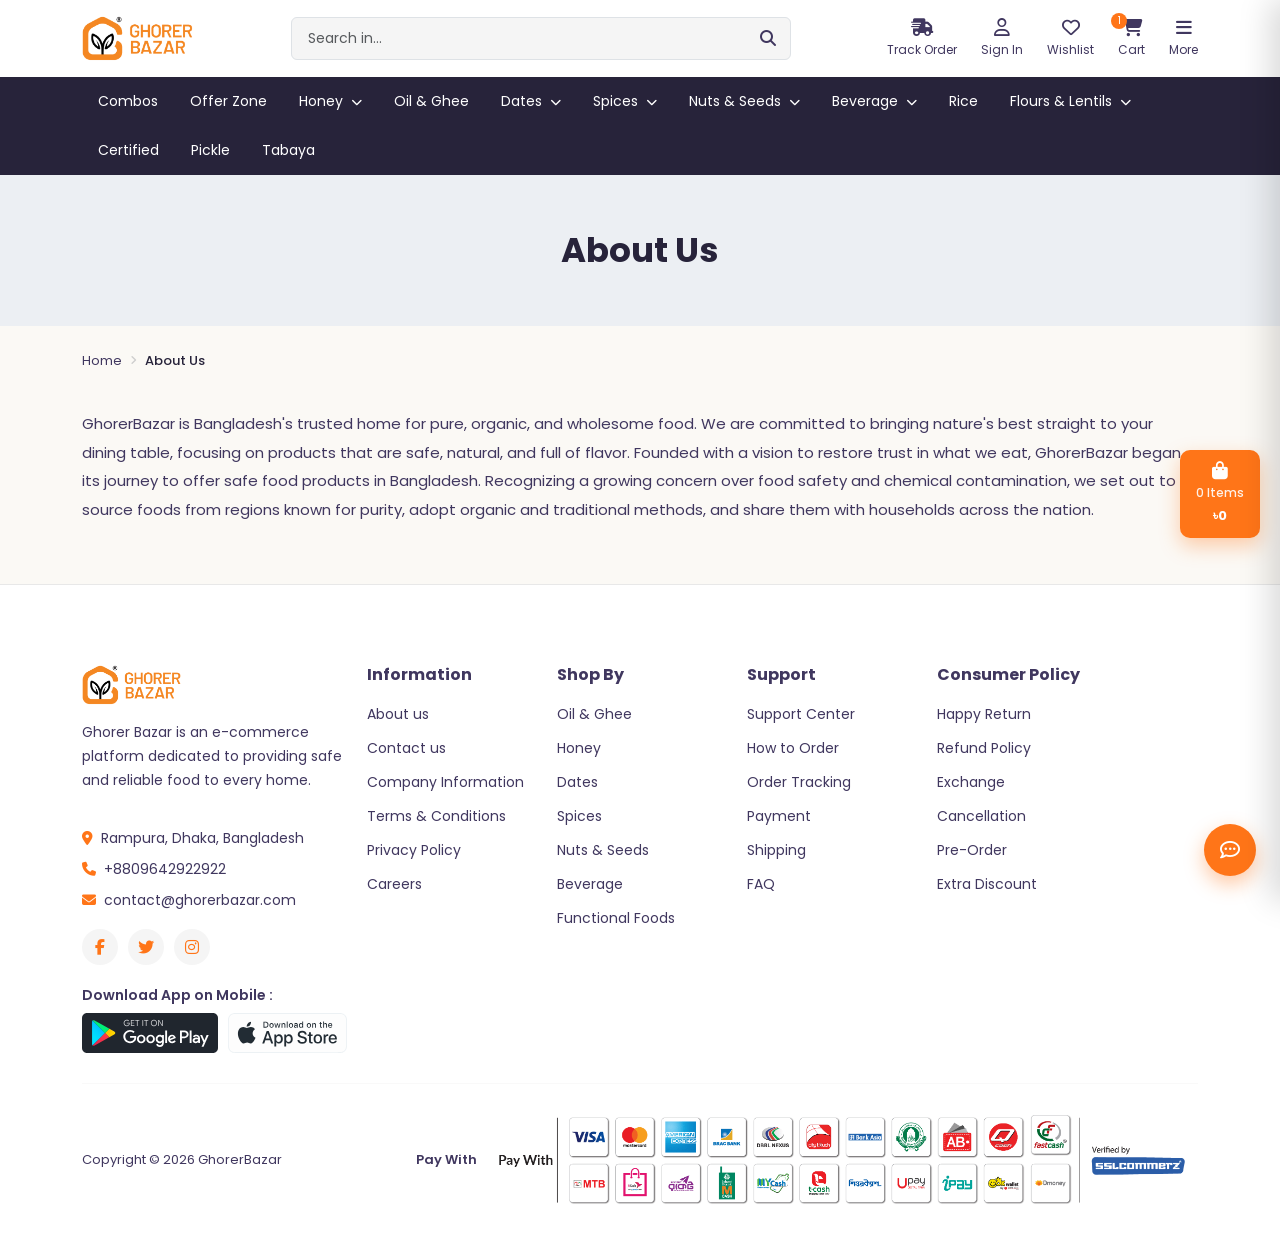
<file: about.html>
<!DOCTYPE html>
<html lang="en">

<head>

    <meta charset="UTF-8">
    <meta name="viewport" content="width=device-width, initial-scale=1.0">
    <title>GhorerBazar - Organic Food Store"</title>
    <link rel="icon" href="asset/images/logo/favicon.png" type="image/x-icon">


    <!-- ========================================
         Bootstrap CSS
    ========================================= -->

    <link rel="stylesheet" href="asset/css/bootstrap.min.css">


    <!-- ========================================
         Google Font
    ========================================= -->

    <link rel="stylesheet" href="asset/css/font.css">


    <!-- ========================================
         Font Awesome
    ========================================= -->

    <link rel="stylesheet" href="asset/css/all.min.css">


    <!-- ========================================
         Swiper CSS
    ========================================= -->

    <link rel="stylesheet" href="asset/css/swiper-bundle.min.css">



    <!-- ========================================
         Custom CSS
    ========================================= -->

    <link rel="stylesheet" href="asset/css/style.css">

</head>


<body>

    <!-- ========================================
       Header Section Start
    ========================================= -->
    <header class="site-header">

        <!-- Top Row: Logo + Search + Icons -->
        <div class="header-top">
            <div class="container">
                <div class="d-flex align-items-center justify-content-between flex-wrap gap-3 py-3">

                    <!-- Logo -->
                    <a href="index.html" class="logo d-flex align-items-center gap-2">
                        <img src="asset/images/logo/logo.png" alt="Ghorer Bazar Logo" height="45">
                    </a>

                    <!-- Search Bar -->
                    <div class="search-box flex-grow-1">
                        <form class="d-flex">
                            <input type="text" class="form-control" placeholder="Search in...">
                            <button type="submit" class="search-btn">
                                <i class="fa-solid fa-magnifying-glass"></i>
                            </button>
                        </form>
                    </div>

                    <!-- Icon Links -->
                    <div class="header-icons d-flex align-items-center gap-4">

                        <a href="track-order.html" class="icon-link">
                            <i class="fa-solid fa-truck-fast"></i>
                            <span>Track Order</span>
                        </a>

                        <a href="login.html" class="icon-link">
                            <i class="fa-regular fa-user"></i>
                            <span>Sign In</span>
                        </a>

                        <a href="wishlist.html" class="icon-link">
                            <i class="fa-regular fa-heart"></i>
                            <span>Wishlist</span>
                        </a>

                        <a href="cart.html" class="icon-link position-relative">
                            <i class="fa-solid fa-cart-shopping"></i>
                            <span class="cart-count">1</span>
                            <span>Cart</span>
                        </a>

                        <div class="icon-link-dropdown">
                            <a href="#" class="icon-link">
                                <i class="fa-solid fa-bars"></i>
                                <span>More</span>
                            </a>
                            <ul class="more-dropdown-list">
                                <li><a href="about.html">About Us</a></li>
                                <li><a href="faq.html">FAQs</a></li>
                                <li><a href="contact.html">Contact Us</a></li>
                                <li><a href="careers.html">Careers</a></li>
                                <li><a href="tel:8809642922922"><i class="fa-solid fa-phone"></i> Call Us</a></li>
                                <li><a href="https://api.whatsapp.com/send"><i class="fa-brands fa-whatsapp"></i>
                                        WhatsApp</a></li>
                            </ul>
                        </div>

                    </div>

                </div>
            </div>
        </div>

        <!-- Bottom Row: Category Navigation -->
        <nav class="header-nav">
            <div class="container">
                <ul class="nav-menu d-flex align-items-center flex-wrap">

                    <li><a href="combos.html">Combos</a></li>
                    <li><a href="offer-zone.html">Offer Zone</a></li>

                    <li class="dropdown">
                        <a href="honey.html">Honey <i class="fa-solid fa-chevron-down"></i></a>
                        <ul class="dropdown-list">
                            <li><a href="#">Sundarban Honey</a></li>
                            <li><a href="#">Black Seed Honey</a></li>
                            <li><a href="#">Lychee Flower Honey</a></li>
                            <li><a href="#">Sidr Honey</a></li>
                        </ul>
                    </li>

                    <li><a href="oil-ghee.html">Oil & Ghee</a></li>

                    <li class="dropdown">
                        <a href="dates.html">Dates <i class="fa-solid fa-chevron-down"></i></a>
                        <ul class="dropdown-list">
                            <li><a href="#">Medjool</a></li>
                            <li><a href="#">Sukkari</a></li>
                            <li><a href="#">Ajwa</a></li>
                        </ul>
                    </li>

                    <li class="dropdown">
                        <a href="spices.html">Spices <i class="fa-solid fa-chevron-down"></i></a>
                        <ul class="dropdown-list">
                            <li><a href="#">Whole Spices</a></li>
                            <li><a href="#">Basic Spices</a></li>
                        </ul>
                    </li>

                    <li class="dropdown">
                        <a href="nuts-seeds.html">Nuts & Seeds <i class="fa-solid fa-chevron-down"></i></a>
                        <ul class="dropdown-list">
                            <li><a href="#">Nuts</a></li>
                            <li><a href="#">Seeds</a></li>
                        </ul>
                    </li>

                    <li class="dropdown">
                        <a href="beverage.html">Beverage <i class="fa-solid fa-chevron-down"></i></a>
                        <ul class="dropdown-list">
                            <li><a href="#">Tea</a></li>
                            <li><a href="#">Coffee</a></li>
                        </ul>
                    </li>

                    <li><a href="rice.html">Rice</a></li>

                    <li class="dropdown">
                        <a href="flours-lentils.html">Flours & Lentils <i class="fa-solid fa-chevron-down"></i></a>
                        <ul class="dropdown-list">
                            <li><a href="#">Flours</a></li>
                            <li><a href="#">Lentils</a></li>
                        </ul>
                    </li>

                    <li><a href="certified.html">Certified</a></li>
                    <li><a href="pickle.html">Pickle</a></li>
                    <li><a href="tabaya.html">Tabaya</a></li>

                </ul>
            </div>
        </nav>

    </header>
    <!-- ========================================
       Header Section End
    ========================================= -->


  <!-- ========================================
         Main Section Start
    ========================================= -->

     <main>

        <!-- ========================================
       Page Title Banner Start
    ========================================= -->
        <div class="page-title-banner">
            <div class="container">
                <h1>About Us</h1>
            </div>
        </div>
        <!-- ========================================
       Page Title Banner End
    ========================================= -->


        <!-- ========================================
       Breadcrumb Start
    ========================================= -->
        <div class="breadcrumb-bar">
            <div class="container">
                <nav class="breadcrumb-nav">
                    <a href="index.html">Home</a>
                    <i class="fa-solid fa-angle-right"></i>
                    <span>About Us</span>
                </nav>
            </div>
        </div>
        <!-- ========================================
       Breadcrumb End
    ========================================= -->


        <!-- ========================================
       Contact Content Section Start
    ========================================= -->
        <section class="about-section">
            <div class="container">

                <p>GhorerBazar is Bangladesh's trusted home for pure, organic, and wholesome food. We are committed
                    to bringing nature's best straight to your dining table, focusing on products that are safe,
                    natural, and full of flavor. Founded with a vision to restore trust in what we eat, GhorerBazar
                    began its journey to offer safe food products in Bangladesh. Recognizing a growing concern over
                    food safety and chemical contamination, we set out to source foods from regions known for
                    purity, adopt organic and traditional methods, and share them with households across the
                    nation.</p>

            </div>
        </section>
        <!-- ========================================
       Contact Content Section End
    ========================================= -->

    </main>

    <!-- ========================================
         Main Section End
    ========================================= -->


    <!-- ========================================
         Footer Section Start
    ========================================= -->

  <footer class="site-footer">

        <div class="container">
            <div class="footer-main">
                <div class="row g-4">

                    <!-- Company Info -->
                    <div class="col-lg-3 col-md-6">
                        <div class="footer-widget">

                            <a href="index.html" class="footer-logo d-flex align-items-center gap-2">
                                <img src="asset/images/logo/logo.png" alt="Ghorer Bazar Logo" height="40">
                            </a>

                            <p>Ghorer Bazar is an e-commerce platform dedicated to providing safe and reliable food to
                                every home.</p>

                            <ul class="footer-contact">
                                <li><i class="fa-solid fa-location-dot"></i> Rampura, Dhaka, Bangladesh</li>
                                <li><i class="fa-solid fa-phone"></i> +8809642922922</li>
                                <li><i class="fa-solid fa-envelope"></i> contact@ghorerbazar.com</li>
                            </ul>

                            <div class="footer-social">
                                <a href="#"><i class="fa-brands fa-facebook-f"></i></a>
                                <a href="#"><i class="fa-brands fa-twitter"></i></a>
                                <a href="#"><i class="fa-brands fa-instagram"></i></a>
                            </div>

                            <div class="app-download">
                                <h4>Download App on Mobile :</h4>
                                <div class="app-download-links">
                                    <a href="#"><img src="asset/images/footer/google-play.svg" alt="Google Play"></a>
                                    <a href="#"><img src="asset/images/footer/app-store.svg" alt="App Store"></a>
                                </div>
                            </div>

                        </div>
                    </div>

                    <!-- Information -->
                    <div class="col-lg-2 col-md-6 col-6">
                        <div class="footer-widget">
                            <h4>Information</h4>
                           <ul>
                                <li><a href="about.html">About us</a></li>
                                <li><a href="contact.html">Contact us</a></li>
                                <li><a href="company-information.html">Company Information</a></li>
                                <li><a href="terms-conditions.html">Terms & Conditions</a></li>
                                <li><a href="privacy-policy.html">Privacy Policy</a></li>
                                <li><a href="careers.html">Careers</a></li>
                            </ul>
                        </div>
                    </div>

                    <!-- Shop By -->
                    <div class="col-lg-2 col-md-6 col-6">
                        <div class="footer-widget">
                            <h4>Shop By</h4>
                            <ul>
                                <li><a href="oil-ghee.html">Oil & Ghee</a></li>
                                <li><a href="honey.html">Honey</a></li>
                                <li><a href="dates.html">Dates</a></li>
                                <li><a href="spices.html">Spices</a></li>
                                <li><a href="nuts-seeds.html">Nuts & Seeds</a></li>
                                <li><a href="beverage.html">Beverage</a></li>
                                <li><a href="#">Functional Foods</a></li>
                            </ul>
                        </div>
                    </div>

                    <!-- Support -->
                    <div class="col-lg-2 col-md-6 col-6">
                        <div class="footer-widget">
                            <h4>Support</h4>
                            <ul>
                                <li><a href="support-center.html">Support Center</a></li>
                                <li><a href="how-to-order.html">How to Order</a></li>
                                <li><a href="track-order.html">Order Tracking</a></li>
                                <li><a href="payment.html">Payment</a></li>
                                <li><a href="#">Shipping</a></li>
                                <li><a href="faq.html">FAQ</a></li>
                            </ul>
                        </div>
                    </div>

                    <!-- Consumer Policy -->
                    <div class="col-lg-3 col-md-6 col-6">
                        <div class="footer-widget">
                            <h4>Consumer Policy</h4>
                            <ul>
                                <li><a href="#">Happy Return</a></li>
                                <li><a href="#">Refund Policy</a></li>
                                <li><a href="#">Exchange</a></li>
                                <li><a href="#">Cancellation</a></li>
                                <li><a href="#">Pre-Order</a></li>
                                <li><a href="#">Extra Discount</a></li>
                            </ul>
                        </div>
                    </div>

                </div>
            </div>

            <hr class="footer-divider">

            <!-- Bottom Bar -->
            <div class="footer-bottom">
                <div class="d-flex align-items-center justify-content-between flex-wrap gap-3">

                    <p>Copyright &copy; 2026 GhorerBazar</p>

                    <div class="d-flex align-items-center gap-2 flex-wrap">
                        <span class="pay-with-text">Pay With</span>
                        <img src="asset/images/footer/sslcommerz.png" alt="Verified by SSLCommerz" class="ssl-badge">
                    </div>

                </div>
            </div>

        </div>

    </footer>

    <!-- ========================================
         Footer Section End
    ========================================= -->


    <!-- ========================================
     Floating Cart Summary (Trigger)
======================================== -->
    <div class="floating-cart" id="floatingCart">
        <button type="button" class="floating-cart-link" id="cartTriggerBtn">
            <i class="fa-solid fa-bag-shopping"></i>
            <span class="floating-cart-count" id="floatingCartCount">0 Items</span>
            <span class="floating-cart-total" id="floatingCartTotal">৳0.00</span>
        </button>
    </div>

    <!-- ========================================
     Cart Offcanvas Sidebar
======================================== -->
    <div class="cart-overlay" id="cartOverlay"></div>

    <div class="cart-offcanvas" id="cartOffcanvas">

        <div class="cart-offcanvas-header">
            <h3><i class="fa-solid fa-bag-shopping"></i> My Cart</h3>
            <button type="button" class="cart-close-btn" id="cartCloseBtn">
                <i class="fa-solid fa-xmark"></i>
            </button>
        </div>

        <div class="cart-offcanvas-body" id="cartItemsContainer">
            <!-- Cart items dynamically render hobe -->
        </div>

        <div class="cart-offcanvas-empty" id="cartEmptyState">
            <i class="fa-solid fa-bag-shopping"></i>
            <p>Your cart is empty</p>
            <span>Add some products to get started</span>
        </div>

        <div class="cart-offcanvas-footer" id="cartFooter">
            <div class="cart-subtotal-row">
                <span>Subtotal</span>
                <span id="cartSubtotal">৳0.00</span>
            </div>
            <a href="checkout.html" class="btn-checkout">Proceed to Checkout</a>
        </div>

    </div>

    <!-- ========================================
     Scroll To Top Button with Progress Ring
======================================== -->
    <button type="button" id="scroll-top" class="scroll-top-btn" aria-label="Scroll to top">
        <svg class="scroll-progress-ring" width="46" height="46" viewBox="0 0 46 46">
            <circle class="scroll-progress-ring__bg" cx="23" cy="23" r="20"></circle>
            <circle class="scroll-progress-ring__fill" cx="23" cy="23" r="20"></circle>
        </svg>
        <i class="fa-solid fa-arrow-up"></i>
    </button>


    <!-- ========================================
     Chat Widget (Message Section)
======================================== -->
    <div class="chat-widget closed" id="chatWidget">

        <!-- Welcome Popup Card -->
        <div class="chat-popup-card hidden" id="chatPopupCard">

            <div class="chat-popup-header">
                <div class="chat-popup-logo">
                    <img src="asset/images/logo/favicon.png" alt="Ghorer Bazar">
                </div>
            </div>

            <div class="chat-popup-body">
                <h3>আসসালামু আলাইকুম, ঘরেরবাজারে স্বাগতম।</h3>
                <p>আপনাকে কিভাবে সহযোগিতা করতে পারি?</p>
            </div>

            <a href="https://api.whatsapp.com/send" target="_blank" class="chat-popup-reply">
                <i class="fa-regular fa-comment-dots"></i>
                <div>
                    <span class="reply-title">মেসেজ করুন।</span>
                    <span class="reply-subtitle">Typically replies in 1 minutes</span>
                </div>
            </a>

            <div class="chat-popup-footer">
                Powered by <strong>Ghorer Bazar Chat</strong>
            </div>

        </div>

        <!-- Toggle Button -->
        <button type="button" class="chat-toggle-btn" id="chatToggleBtn" aria-label="Toggle chat">
            <i class="fa-solid fa-chevron-down chat-icon-close"></i>
            <i class="fa-regular fa-comment-dots chat-icon-open"></i>
        </button>

    </div>

    <!-- ========================================
       Swiper JS (age load korte hobe)
    ========================================= -->
    <script src="asset/js/swiper-bundle.min.js"></script>


    <!-- ========================================
       Bootstrap JS
    ========================================= -->
    <script src="asset/js/bootstrap.bundle.min.js"></script>


    <!-- ========================================
       Custom JS (shob shesh e - karon eta onno library gulo use kore)
    ========================================= -->
    <script src="asset/js/script.js"></script>


</body>

</html>
</file>
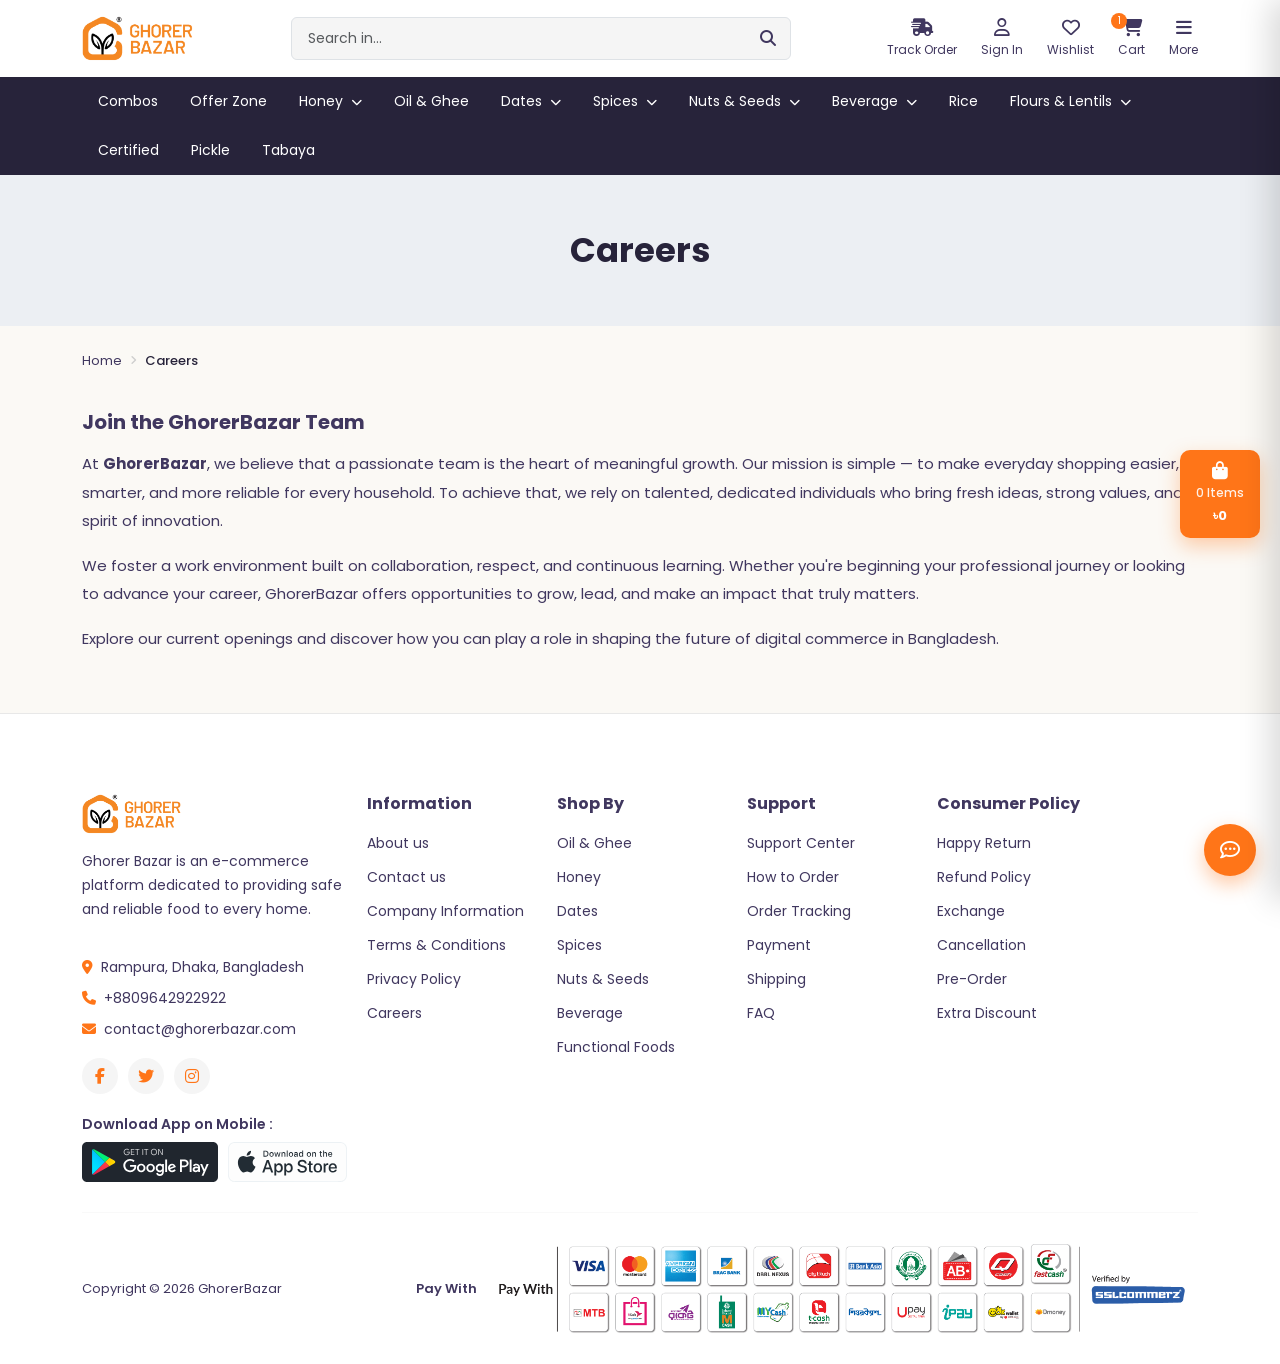
<file: careers.html>
<!DOCTYPE html>
<html lang="en">

<head>

    <meta charset="UTF-8">
    <meta name="viewport" content="width=device-width, initial-scale=1.0">
    <title>GhorerBazar - Organic Food Store"</title>
    <link rel="icon" href="asset/images/logo/favicon.png" type="image/x-icon">


    <!-- ========================================
         Bootstrap CSS
    ========================================= -->

    <link rel="stylesheet" href="asset/css/bootstrap.min.css">


    <!-- ========================================
         Google Font
    ========================================= -->

    <link rel="stylesheet" href="asset/css/font.css">


    <!-- ========================================
         Font Awesome
    ========================================= -->

    <link rel="stylesheet" href="asset/css/all.min.css">


    <!-- ========================================
         Swiper CSS
    ========================================= -->

    <link rel="stylesheet" href="asset/css/swiper-bundle.min.css">



    <!-- ========================================
         Custom CSS
    ========================================= -->

    <link rel="stylesheet" href="asset/css/style.css">

</head>


<body>

    <!-- ========================================
       Header Section Start
    ========================================= -->
    <header class="site-header">

        <!-- Top Row: Logo + Search + Icons -->
        <div class="header-top">
            <div class="container">
                <div class="d-flex align-items-center justify-content-between flex-wrap gap-3 py-3">

                    <!-- Logo -->
                    <a href="index.html" class="logo d-flex align-items-center gap-2">
                        <img src="asset/images/logo/logo.png" alt="Ghorer Bazar Logo" height="45">
                    </a>

                    <!-- Search Bar -->
                    <div class="search-box flex-grow-1">
                        <form class="d-flex">
                            <input type="text" class="form-control" placeholder="Search in...">
                            <button type="submit" class="search-btn">
                                <i class="fa-solid fa-magnifying-glass"></i>
                            </button>
                        </form>
                    </div>

                    <!-- Icon Links -->
                    <div class="header-icons d-flex align-items-center gap-4">

                        <a href="track-order.html" class="icon-link">
                            <i class="fa-solid fa-truck-fast"></i>
                            <span>Track Order</span>
                        </a>

                        <a href="login.html" class="icon-link">
                            <i class="fa-regular fa-user"></i>
                            <span>Sign In</span>
                        </a>

                        <a href="wishlist.html" class="icon-link">
                            <i class="fa-regular fa-heart"></i>
                            <span>Wishlist</span>
                        </a>

                        <a href="cart.html" class="icon-link position-relative">
                            <i class="fa-solid fa-cart-shopping"></i>
                            <span class="cart-count">1</span>
                            <span>Cart</span>
                        </a>

                        <div class="icon-link-dropdown">
                            <a href="#" class="icon-link">
                                <i class="fa-solid fa-bars"></i>
                                <span>More</span>
                            </a>
                            <ul class="more-dropdown-list">
                                <li><a href="about.html">About Us</a></li>
                                <li><a href="faq.html">FAQs</a></li>
                                <li><a href="contact.html">Contact Us</a></li>
                                <li><a href="careers.html">Careers</a></li>
                                <li><a href="tel:8809642922922"><i class="fa-solid fa-phone"></i> Call Us</a></li>
                                <li><a href="https://api.whatsapp.com/send"><i class="fa-brands fa-whatsapp"></i>
                                        WhatsApp</a></li>
                            </ul>
                        </div>

                    </div>

                </div>
            </div>
        </div>

        <!-- Bottom Row: Category Navigation -->
        <nav class="header-nav">
            <div class="container">
                <ul class="nav-menu d-flex align-items-center flex-wrap">

                    <li><a href="combos.html">Combos</a></li>
                    <li><a href="offer-zone.html">Offer Zone</a></li>

                    <li class="dropdown">
                        <a href="honey.html">Honey <i class="fa-solid fa-chevron-down"></i></a>
                        <ul class="dropdown-list">
                            <li><a href="#">Sundarban Honey</a></li>
                            <li><a href="#">Black Seed Honey</a></li>
                            <li><a href="#">Lychee Flower Honey</a></li>
                            <li><a href="#">Sidr Honey</a></li>
                        </ul>
                    </li>

                    <li><a href="oil-ghee.html">Oil & Ghee</a></li>

                    <li class="dropdown">
                        <a href="dates.html">Dates <i class="fa-solid fa-chevron-down"></i></a>
                        <ul class="dropdown-list">
                            <li><a href="#">Medjool</a></li>
                            <li><a href="#">Sukkari</a></li>
                            <li><a href="#">Ajwa</a></li>
                        </ul>
                    </li>

                    <li class="dropdown">
                        <a href="spices.html">Spices <i class="fa-solid fa-chevron-down"></i></a>
                        <ul class="dropdown-list">
                            <li><a href="#">Whole Spices</a></li>
                            <li><a href="#">Basic Spices</a></li>
                        </ul>
                    </li>

                    <li class="dropdown">
                        <a href="nuts-seeds.html">Nuts & Seeds <i class="fa-solid fa-chevron-down"></i></a>
                        <ul class="dropdown-list">
                            <li><a href="#">Nuts</a></li>
                            <li><a href="#">Seeds</a></li>
                        </ul>
                    </li>

                    <li class="dropdown">
                        <a href="beverage.html">Beverage <i class="fa-solid fa-chevron-down"></i></a>
                        <ul class="dropdown-list">
                            <li><a href="#">Tea</a></li>
                            <li><a href="#">Coffee</a></li>
                        </ul>
                    </li>

                    <li><a href="rice.html">Rice</a></li>

                    <li class="dropdown">
                        <a href="flours-lentils.html">Flours & Lentils <i class="fa-solid fa-chevron-down"></i></a>
                        <ul class="dropdown-list">
                            <li><a href="#">Flours</a></li>
                            <li><a href="#">Lentils</a></li>
                        </ul>
                    </li>

                    <li><a href="certified.html">Certified</a></li>
                    <li><a href="pickle.html">Pickle</a></li>
                    <li><a href="tabaya.html">Tabaya</a></li>

                </ul>
            </div>
        </nav>

    </header>
    <!-- ========================================
       Header Section End
    ========================================= -->

    <!-- ========================================
         Main Section Start
    ========================================= -->

    <main>

        <!-- ========================================
       Page Title Banner Start
    ========================================= -->
        <div class="page-title-banner">
            <div class="container">
                <h1>Careers</h1>
            </div>
        </div>
        <!-- ========================================
       Page Title Banner End
    ========================================= -->


        <!-- ========================================
       Breadcrumb Start
    ========================================= -->
        <div class="breadcrumb-bar">
            <div class="container">
                <nav class="breadcrumb-nav">
                    <a href="index.html">Home</a>
                    <i class="fa-solid fa-angle-right"></i>
                    <span>Careers</span>
                </nav>
            </div>
        </div>
        <!-- ========================================
       Breadcrumb End
    ========================================= -->


        <!-- ========================================
       Contact Content Section Start
    ========================================= -->
        <section class="about-section">
            <div class="container">

                <h3 class="careers-heading">Join the GhorerBazar Team</h3>

                <p>At <strong>GhorerBazar</strong>, we believe that a passionate team is the heart of meaningful
                    growth. Our mission is simple — to make everyday shopping easier, smarter, and more reliable
                    for every household. To achieve that, we rely on talented, dedicated individuals who bring
                    fresh ideas, strong values, and a spirit of innovation.</p>

                <p>We foster a work environment built on collaboration, respect, and continuous learning.
                    Whether you're beginning your professional journey or looking to advance your career,
                    GhorerBazar offers opportunities to grow, lead, and make an impact that truly matters.</p>

                <p>Explore our current openings and discover how you can play a role in shaping the future of
                    digital commerce in Bangladesh.</p>

            </div>
        </section>
        <!-- ========================================
       Contact Content Section End
    ========================================= -->

    </main>

    <!-- ========================================
         Main Section End
    ========================================= -->


    <!-- ========================================
         Footer Section Start
    ========================================= -->

     <footer class="site-footer">

        <div class="container">
            <div class="footer-main">
                <div class="row g-4">

                    <!-- Company Info -->
                    <div class="col-lg-3 col-md-6">
                        <div class="footer-widget">

                            <a href="index.html" class="footer-logo d-flex align-items-center gap-2">
                                <img src="asset/images/logo/logo.png" alt="Ghorer Bazar Logo" height="40">
                            </a>

                            <p>Ghorer Bazar is an e-commerce platform dedicated to providing safe and reliable food to
                                every home.</p>

                            <ul class="footer-contact">
                                <li><i class="fa-solid fa-location-dot"></i> Rampura, Dhaka, Bangladesh</li>
                                <li><i class="fa-solid fa-phone"></i> +8809642922922</li>
                                <li><i class="fa-solid fa-envelope"></i> contact@ghorerbazar.com</li>
                            </ul>

                            <div class="footer-social">
                                <a href="#"><i class="fa-brands fa-facebook-f"></i></a>
                                <a href="#"><i class="fa-brands fa-twitter"></i></a>
                                <a href="#"><i class="fa-brands fa-instagram"></i></a>
                            </div>

                            <div class="app-download">
                                <h4>Download App on Mobile :</h4>
                                <div class="app-download-links">
                                    <a href="#"><img src="asset/images/footer/google-play.svg" alt="Google Play"></a>
                                    <a href="#"><img src="asset/images/footer/app-store.svg" alt="App Store"></a>
                                </div>
                            </div>

                        </div>
                    </div>

                    <!-- Information -->
                    <div class="col-lg-2 col-md-6 col-6">
                        <div class="footer-widget">
                            <h4>Information</h4>
                           <ul>
                                <li><a href="about.html">About us</a></li>
                                <li><a href="contact.html">Contact us</a></li>
                                <li><a href="company-information.html">Company Information</a></li>
                                <li><a href="terms-conditions.html">Terms & Conditions</a></li>
                                <li><a href="privacy-policy.html">Privacy Policy</a></li>
                                <li><a href="careers.html">Careers</a></li>
                            </ul>
                        </div>
                    </div>

                    <!-- Shop By -->
                    <div class="col-lg-2 col-md-6 col-6">
                        <div class="footer-widget">
                            <h4>Shop By</h4>
                            <ul>
                                <li><a href="oil-ghee.html">Oil & Ghee</a></li>
                                <li><a href="honey.html">Honey</a></li>
                                <li><a href="dates.html">Dates</a></li>
                                <li><a href="spices.html">Spices</a></li>
                                <li><a href="nuts-seeds.html">Nuts & Seeds</a></li>
                                <li><a href="beverage.html">Beverage</a></li>
                                <li><a href="#">Functional Foods</a></li>
                            </ul>
                        </div>
                    </div>

                    <!-- Support -->
                    <div class="col-lg-2 col-md-6 col-6">
                        <div class="footer-widget">
                            <h4>Support</h4>
                            <ul>
                                <li><a href="support-center.html">Support Center</a></li>
                                <li><a href="how-to-order.html">How to Order</a></li>
                                <li><a href="track-order.html">Order Tracking</a></li>
                                <li><a href="payment.html">Payment</a></li>
                                <li><a href="#">Shipping</a></li>
                                <li><a href="faq.html">FAQ</a></li>
                            </ul>
                        </div>
                    </div>

                    <!-- Consumer Policy -->
                    <div class="col-lg-3 col-md-6 col-6">
                        <div class="footer-widget">
                            <h4>Consumer Policy</h4>
                            <ul>
                                <li><a href="#">Happy Return</a></li>
                                <li><a href="#">Refund Policy</a></li>
                                <li><a href="#">Exchange</a></li>
                                <li><a href="#">Cancellation</a></li>
                                <li><a href="#">Pre-Order</a></li>
                                <li><a href="#">Extra Discount</a></li>
                            </ul>
                        </div>
                    </div>

                </div>
            </div>

            <hr class="footer-divider">

            <!-- Bottom Bar -->
            <div class="footer-bottom">
                <div class="d-flex align-items-center justify-content-between flex-wrap gap-3">

                    <p>Copyright &copy; 2026 GhorerBazar</p>

                    <div class="d-flex align-items-center gap-2 flex-wrap">
                        <span class="pay-with-text">Pay With</span>
                        <img src="asset/images/footer/sslcommerz.png" alt="Verified by SSLCommerz" class="ssl-badge">
                    </div>

                </div>
            </div>

        </div>

    </footer>

    <!-- ========================================
         Footer Section End
    ========================================= -->


    <!-- ========================================
     Floating Cart Summary (Trigger)
======================================== -->
    <div class="floating-cart" id="floatingCart">
        <button type="button" class="floating-cart-link" id="cartTriggerBtn">
            <i class="fa-solid fa-bag-shopping"></i>
            <span class="floating-cart-count" id="floatingCartCount">0 Items</span>
            <span class="floating-cart-total" id="floatingCartTotal">৳0.00</span>
        </button>
    </div>

    <!-- ========================================
     Cart Offcanvas Sidebar
======================================== -->
    <div class="cart-overlay" id="cartOverlay"></div>

    <div class="cart-offcanvas" id="cartOffcanvas">

        <div class="cart-offcanvas-header">
            <h3><i class="fa-solid fa-bag-shopping"></i> My Cart</h3>
            <button type="button" class="cart-close-btn" id="cartCloseBtn">
                <i class="fa-solid fa-xmark"></i>
            </button>
        </div>

        <div class="cart-offcanvas-body" id="cartItemsContainer">
            <!-- Cart items dynamically render hobe -->
        </div>

        <div class="cart-offcanvas-empty" id="cartEmptyState">
            <i class="fa-solid fa-bag-shopping"></i>
            <p>Your cart is empty</p>
            <span>Add some products to get started</span>
        </div>

        <div class="cart-offcanvas-footer" id="cartFooter">
            <div class="cart-subtotal-row">
                <span>Subtotal</span>
                <span id="cartSubtotal">৳0.00</span>
            </div>
            <a href="checkout.html" class="btn-checkout">Proceed to Checkout</a>
        </div>

    </div>

    <!-- ========================================
     Scroll To Top Button with Progress Ring
======================================== -->
    <button type="button" id="scroll-top" class="scroll-top-btn" aria-label="Scroll to top">
        <svg class="scroll-progress-ring" width="46" height="46" viewBox="0 0 46 46">
            <circle class="scroll-progress-ring__bg" cx="23" cy="23" r="20"></circle>
            <circle class="scroll-progress-ring__fill" cx="23" cy="23" r="20"></circle>
        </svg>
        <i class="fa-solid fa-arrow-up"></i>
    </button>


    <!-- ========================================
     Chat Widget (Message Section)
======================================== -->
    <div class="chat-widget closed" id="chatWidget">

        <!-- Welcome Popup Card -->
        <div class="chat-popup-card hidden" id="chatPopupCard">

            <div class="chat-popup-header">
                <div class="chat-popup-logo">
                    <img src="asset/images/logo/favicon.png" alt="Ghorer Bazar">
                </div>
            </div>

            <div class="chat-popup-body">
                <h3>আসসালামু আলাইকুম, ঘরেরবাজারে স্বাগতম।</h3>
                <p>আপনাকে কিভাবে সহযোগিতা করতে পারি?</p>
            </div>

            <a href="https://api.whatsapp.com/send" target="_blank" class="chat-popup-reply">
                <i class="fa-regular fa-comment-dots"></i>
                <div>
                    <span class="reply-title">মেসেজ করুন।</span>
                    <span class="reply-subtitle">Typically replies in 1 minutes</span>
                </div>
            </a>

            <div class="chat-popup-footer">
                Powered by <strong>Ghorer Bazar Chat</strong>
            </div>

        </div>

        <!-- Toggle Button -->
        <button type="button" class="chat-toggle-btn" id="chatToggleBtn" aria-label="Toggle chat">
            <i class="fa-solid fa-chevron-down chat-icon-close"></i>
            <i class="fa-regular fa-comment-dots chat-icon-open"></i>
        </button>

    </div>

    <!-- ========================================
       Swiper JS (age load korte hobe)
    ========================================= -->
    <script src="asset/js/swiper-bundle.min.js"></script>


    <!-- ========================================
       Bootstrap JS
    ========================================= -->
    <script src="asset/js/bootstrap.bundle.min.js"></script>


    <!-- ========================================
       Custom JS (shob shesh e - karon eta onno library gulo use kore)
    ========================================= -->
    <script src="asset/js/script.js"></script>


</body>

</html>
</file>
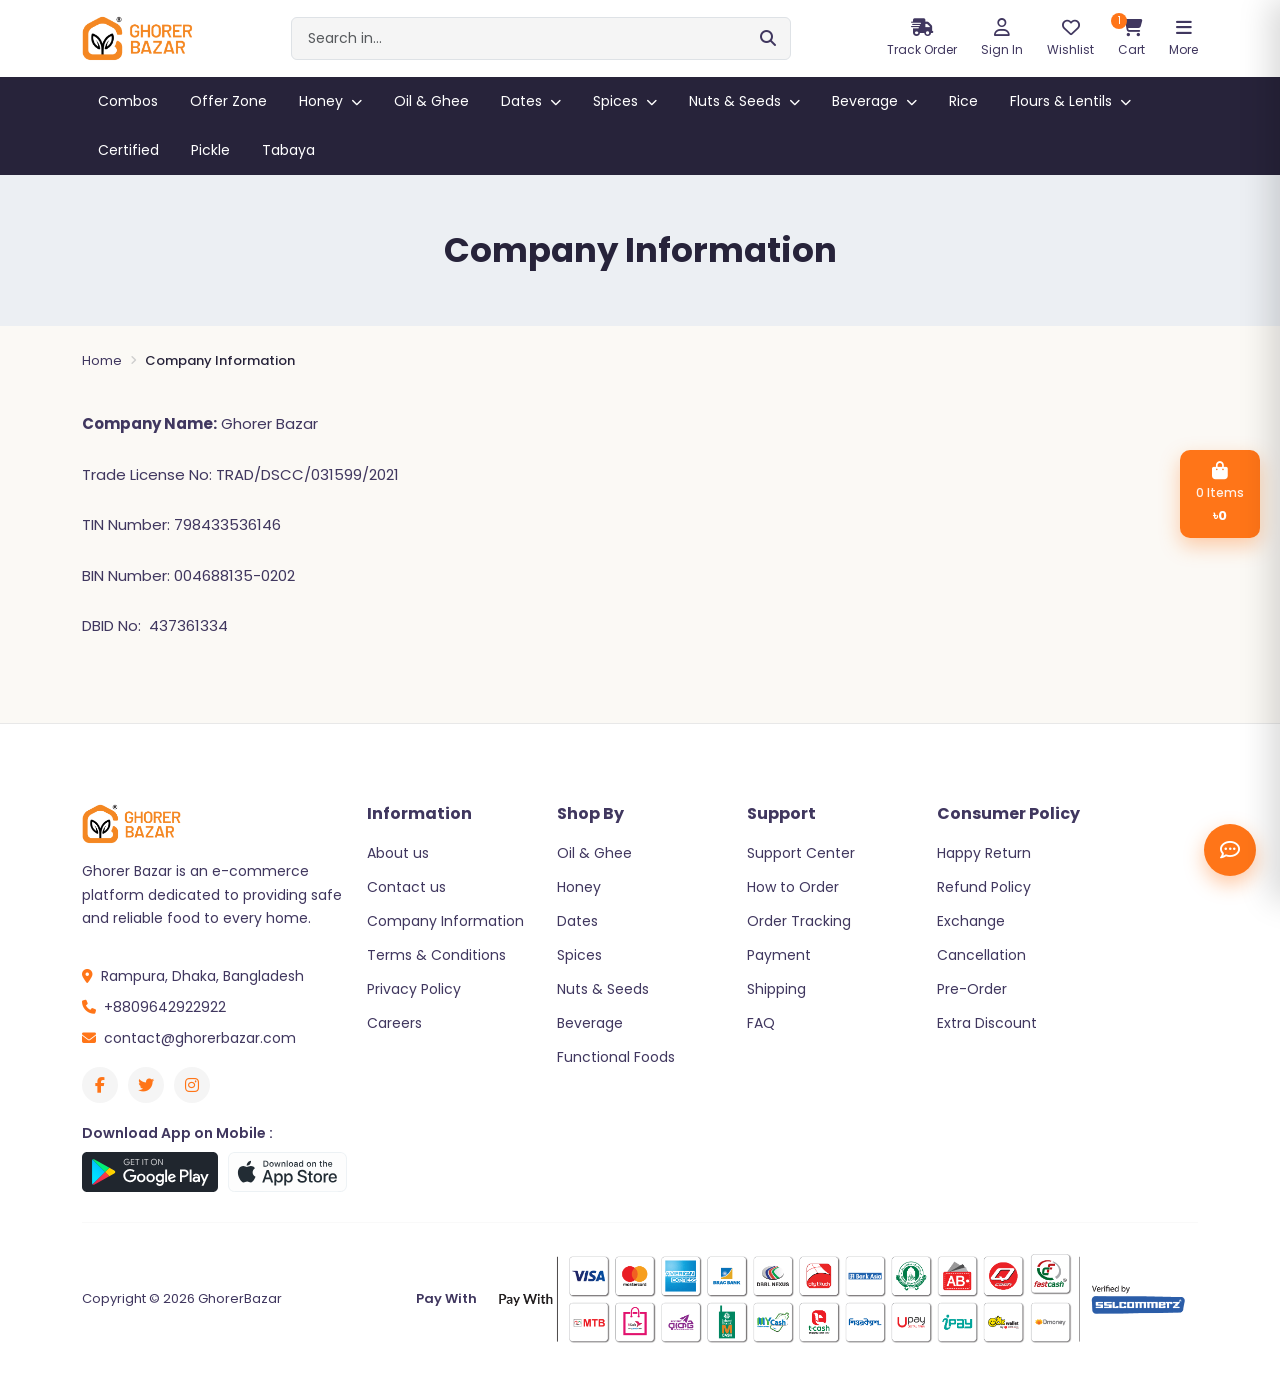
<file: company-information.html>
<!DOCTYPE html>
<html lang="en">

<head>

    <meta charset="UTF-8">
    <meta name="viewport" content="width=device-width, initial-scale=1.0">
    <title>GhorerBazar - Organic Food Store"</title>
    <link rel="icon" href="asset/images/logo/favicon.png" type="image/x-icon">


    <!-- ========================================
         Bootstrap CSS
    ========================================= -->

    <link rel="stylesheet" href="asset/css/bootstrap.min.css">


    <!-- ========================================
         Google Font
    ========================================= -->

    <link rel="stylesheet" href="asset/css/font.css">


    <!-- ========================================
         Font Awesome
    ========================================= -->

    <link rel="stylesheet" href="asset/css/all.min.css">


    <!-- ========================================
         Swiper CSS
    ========================================= -->

    <link rel="stylesheet" href="asset/css/swiper-bundle.min.css">



    <!-- ========================================
         Custom CSS
    ========================================= -->

    <link rel="stylesheet" href="asset/css/style.css">

</head>


<body>

    <!-- ========================================
       Header Section Start
    ========================================= -->
    <header class="site-header">

        <!-- Top Row: Logo + Search + Icons -->
        <div class="header-top">
            <div class="container">
                <div class="d-flex align-items-center justify-content-between flex-wrap gap-3 py-3">

                    <!-- Logo -->
                    <a href="index.html" class="logo d-flex align-items-center gap-2">
                        <img src="asset/images/logo/logo.png" alt="Ghorer Bazar Logo" height="45">
                    </a>

                    <!-- Search Bar -->
                    <div class="search-box flex-grow-1">
                        <form class="d-flex">
                            <input type="text" class="form-control" placeholder="Search in...">
                            <button type="submit" class="search-btn">
                                <i class="fa-solid fa-magnifying-glass"></i>
                            </button>
                        </form>
                    </div>

                    <!-- Icon Links -->
                    <div class="header-icons d-flex align-items-center gap-4">

                        <a href="track-order.html" class="icon-link">
                            <i class="fa-solid fa-truck-fast"></i>
                            <span>Track Order</span>
                        </a>

                        <a href="login.html" class="icon-link">
                            <i class="fa-regular fa-user"></i>
                            <span>Sign In</span>
                        </a>

                        <a href="wishlist.html" class="icon-link">
                            <i class="fa-regular fa-heart"></i>
                            <span>Wishlist</span>
                        </a>

                        <a href="cart.html" class="icon-link position-relative">
                            <i class="fa-solid fa-cart-shopping"></i>
                            <span class="cart-count">1</span>
                            <span>Cart</span>
                        </a>

                        <div class="icon-link-dropdown">
                            <a href="#" class="icon-link">
                                <i class="fa-solid fa-bars"></i>
                                <span>More</span>
                            </a>
                            <ul class="more-dropdown-list">
                                <li><a href="about.html">About Us</a></li>
                                <li><a href="faq.html">FAQs</a></li>
                                <li><a href="contact.html">Contact Us</a></li>
                                <li><a href="careers.html">Careers</a></li>
                                <li><a href="tel:8809642922922"><i class="fa-solid fa-phone"></i> Call Us</a></li>
                                <li><a href="https://api.whatsapp.com/send"><i class="fa-brands fa-whatsapp"></i>
                                        WhatsApp</a></li>
                            </ul>
                        </div>

                    </div>

                </div>
            </div>
        </div>

        <!-- Bottom Row: Category Navigation -->
        <nav class="header-nav">
            <div class="container">
                <ul class="nav-menu d-flex align-items-center flex-wrap">

                    <li><a href="combos.html">Combos</a></li>
                    <li><a href="offer-zone.html">Offer Zone</a></li>

                    <li class="dropdown">
                        <a href="honey.html">Honey <i class="fa-solid fa-chevron-down"></i></a>
                        <ul class="dropdown-list">
                            <li><a href="#">Sundarban Honey</a></li>
                            <li><a href="#">Black Seed Honey</a></li>
                            <li><a href="#">Lychee Flower Honey</a></li>
                            <li><a href="#">Sidr Honey</a></li>
                        </ul>
                    </li>

                    <li><a href="oil-ghee.html">Oil & Ghee</a></li>

                    <li class="dropdown">
                        <a href="dates.html">Dates <i class="fa-solid fa-chevron-down"></i></a>
                        <ul class="dropdown-list">
                            <li><a href="#">Medjool</a></li>
                            <li><a href="#">Sukkari</a></li>
                            <li><a href="#">Ajwa</a></li>
                        </ul>
                    </li>

                    <li class="dropdown">
                        <a href="spices.html">Spices <i class="fa-solid fa-chevron-down"></i></a>
                        <ul class="dropdown-list">
                            <li><a href="#">Whole Spices</a></li>
                            <li><a href="#">Basic Spices</a></li>
                        </ul>
                    </li>

                    <li class="dropdown">
                        <a href="nuts-seeds.html">Nuts & Seeds <i class="fa-solid fa-chevron-down"></i></a>
                        <ul class="dropdown-list">
                            <li><a href="#">Nuts</a></li>
                            <li><a href="#">Seeds</a></li>
                        </ul>
                    </li>

                    <li class="dropdown">
                        <a href="beverage.html">Beverage <i class="fa-solid fa-chevron-down"></i></a>
                        <ul class="dropdown-list">
                            <li><a href="#">Tea</a></li>
                            <li><a href="#">Coffee</a></li>
                        </ul>
                    </li>

                    <li><a href="rice.html">Rice</a></li>

                    <li class="dropdown">
                        <a href="flours-lentils.html">Flours & Lentils <i class="fa-solid fa-chevron-down"></i></a>
                        <ul class="dropdown-list">
                            <li><a href="#">Flours</a></li>
                            <li><a href="#">Lentils</a></li>
                        </ul>
                    </li>

                    <li><a href="certified.html">Certified</a></li>
                    <li><a href="pickle.html">Pickle</a></li>
                    <li><a href="tabaya.html">Tabaya</a></li>

                </ul>
            </div>
        </nav>

    </header>
    <!-- ========================================
       Header Section End
    ========================================= -->

    <!-- ========================================
         Main Section Start
    ========================================= -->

    <main>

        <!-- ========================================
       Page Title Banner Start
    ========================================= -->
        <div class="page-title-banner">
            <div class="container">
                <h1>Company Information</h1>
            </div>
        </div>
        <!-- ========================================
       Page Title Banner End
    ========================================= -->


        <!-- ========================================
       Breadcrumb Start
    ========================================= -->
        <div class="breadcrumb-bar">
            <div class="container">
                <nav class="breadcrumb-nav">
                    <a href="index.html">Home</a>
                    <i class="fa-solid fa-angle-right"></i>
                    <span>Company Information</span>
                </nav>
            </div>
        </div>
        <!-- ========================================
       Breadcrumb End
    ========================================= -->


        <!-- ========================================
       Contact Content Section Start
    ========================================= -->
        <section class="company-info-section">
            <div class="container">

                <p class="company-info-line"><strong>Company Name:</strong> Ghorer Bazar</p>

                <p class="company-info-line">Trade License No: TRAD/DSCC/031599/2021</p>

                <p class="company-info-line">TIN Number: 798433536146</p>

                <p class="company-info-line">BIN Number: 004688135-0202</p>

                <p class="company-info-line">DBID No: &nbsp;437361334</p>

            </div>
        </section>
        <!-- ========================================
       Contact Content Section End
    ========================================= -->

    </main>

    <!-- ========================================
         Main Section End
    ========================================= -->


    <!-- ========================================
         Footer Section Start
    ========================================= -->

    <footer class="site-footer">

        <div class="container">
            <div class="footer-main">
                <div class="row g-4">

                    <!-- Company Info -->
                    <div class="col-lg-3 col-md-6">
                        <div class="footer-widget">

                            <a href="index.html" class="footer-logo d-flex align-items-center gap-2">
                                <img src="asset/images/logo/logo.png" alt="Ghorer Bazar Logo" height="40">
                            </a>

                            <p>Ghorer Bazar is an e-commerce platform dedicated to providing safe and reliable food to
                                every home.</p>

                            <ul class="footer-contact">
                                <li><i class="fa-solid fa-location-dot"></i> Rampura, Dhaka, Bangladesh</li>
                                <li><i class="fa-solid fa-phone"></i> +8809642922922</li>
                                <li><i class="fa-solid fa-envelope"></i> contact@ghorerbazar.com</li>
                            </ul>

                            <div class="footer-social">
                                <a href="#"><i class="fa-brands fa-facebook-f"></i></a>
                                <a href="#"><i class="fa-brands fa-twitter"></i></a>
                                <a href="#"><i class="fa-brands fa-instagram"></i></a>
                            </div>

                            <div class="app-download">
                                <h4>Download App on Mobile :</h4>
                                <div class="app-download-links">
                                    <a href="#"><img src="asset/images/footer/google-play.svg" alt="Google Play"></a>
                                    <a href="#"><img src="asset/images/footer/app-store.svg" alt="App Store"></a>
                                </div>
                            </div>

                        </div>
                    </div>

                    <!-- Information -->
                    <div class="col-lg-2 col-md-6 col-6">
                        <div class="footer-widget">
                            <h4>Information</h4>
                           <ul>
                                <li><a href="about.html">About us</a></li>
                                <li><a href="contact.html">Contact us</a></li>
                                <li><a href="company-information.html">Company Information</a></li>
                                <li><a href="terms-conditions.html">Terms & Conditions</a></li>
                                <li><a href="privacy-policy.html">Privacy Policy</a></li>
                                <li><a href="careers.html">Careers</a></li>
                            </ul>
                        </div>
                    </div>

                    <!-- Shop By -->
                    <div class="col-lg-2 col-md-6 col-6">
                        <div class="footer-widget">
                            <h4>Shop By</h4>
                            <ul>
                                <li><a href="oil-ghee.html">Oil & Ghee</a></li>
                                <li><a href="honey.html">Honey</a></li>
                                <li><a href="dates.html">Dates</a></li>
                                <li><a href="spices.html">Spices</a></li>
                                <li><a href="nuts-seeds.html">Nuts & Seeds</a></li>
                                <li><a href="beverage.html">Beverage</a></li>
                                <li><a href="#">Functional Foods</a></li>
                            </ul>
                        </div>
                    </div>

                    <!-- Support -->
                    <div class="col-lg-2 col-md-6 col-6">
                        <div class="footer-widget">
                            <h4>Support</h4>
                            <ul>
                                <li><a href="support-center.html">Support Center</a></li>
                                <li><a href="how-to-order.html">How to Order</a></li>
                                <li><a href="track-order.html">Order Tracking</a></li>
                                <li><a href="payment.html">Payment</a></li>
                                <li><a href="#">Shipping</a></li>
                                <li><a href="faq.html">FAQ</a></li>
                            </ul>
                        </div>
                    </div>

                    <!-- Consumer Policy -->
                    <div class="col-lg-3 col-md-6 col-6">
                        <div class="footer-widget">
                            <h4>Consumer Policy</h4>
                            <ul>
                                <li><a href="#">Happy Return</a></li>
                                <li><a href="#">Refund Policy</a></li>
                                <li><a href="#">Exchange</a></li>
                                <li><a href="#">Cancellation</a></li>
                                <li><a href="#">Pre-Order</a></li>
                                <li><a href="#">Extra Discount</a></li>
                            </ul>
                        </div>
                    </div>

                </div>
            </div>

            <hr class="footer-divider">

            <!-- Bottom Bar -->
            <div class="footer-bottom">
                <div class="d-flex align-items-center justify-content-between flex-wrap gap-3">

                    <p>Copyright &copy; 2026 GhorerBazar</p>

                    <div class="d-flex align-items-center gap-2 flex-wrap">
                        <span class="pay-with-text">Pay With</span>
                        <img src="asset/images/footer/sslcommerz.png" alt="Verified by SSLCommerz" class="ssl-badge">
                    </div>

                </div>
            </div>

        </div>

    </footer>

    <!-- ========================================
         Footer Section End
    ========================================= -->


    <!-- ========================================
     Floating Cart Summary (Trigger)
======================================== -->
    <div class="floating-cart" id="floatingCart">
        <button type="button" class="floating-cart-link" id="cartTriggerBtn">
            <i class="fa-solid fa-bag-shopping"></i>
            <span class="floating-cart-count" id="floatingCartCount">0 Items</span>
            <span class="floating-cart-total" id="floatingCartTotal">৳0.00</span>
        </button>
    </div>

    <!-- ========================================
     Cart Offcanvas Sidebar
======================================== -->
    <div class="cart-overlay" id="cartOverlay"></div>

    <div class="cart-offcanvas" id="cartOffcanvas">

        <div class="cart-offcanvas-header">
            <h3><i class="fa-solid fa-bag-shopping"></i> My Cart</h3>
            <button type="button" class="cart-close-btn" id="cartCloseBtn">
                <i class="fa-solid fa-xmark"></i>
            </button>
        </div>

        <div class="cart-offcanvas-body" id="cartItemsContainer">
            <!-- Cart items dynamically render hobe -->
        </div>

        <div class="cart-offcanvas-empty" id="cartEmptyState">
            <i class="fa-solid fa-bag-shopping"></i>
            <p>Your cart is empty</p>
            <span>Add some products to get started</span>
        </div>

        <div class="cart-offcanvas-footer" id="cartFooter">
            <div class="cart-subtotal-row">
                <span>Subtotal</span>
                <span id="cartSubtotal">৳0.00</span>
            </div>
            <a href="checkout.html" class="btn-checkout">Proceed to Checkout</a>
        </div>

    </div>

    <!-- ========================================
     Scroll To Top Button with Progress Ring
======================================== -->
    <button type="button" id="scroll-top" class="scroll-top-btn" aria-label="Scroll to top">
        <svg class="scroll-progress-ring" width="46" height="46" viewBox="0 0 46 46">
            <circle class="scroll-progress-ring__bg" cx="23" cy="23" r="20"></circle>
            <circle class="scroll-progress-ring__fill" cx="23" cy="23" r="20"></circle>
        </svg>
        <i class="fa-solid fa-arrow-up"></i>
    </button>


    <!-- ========================================
     Chat Widget (Message Section)
======================================== -->
    <div class="chat-widget closed" id="chatWidget">

        <!-- Welcome Popup Card -->
        <div class="chat-popup-card hidden" id="chatPopupCard">

            <div class="chat-popup-header">
                <div class="chat-popup-logo">
                    <img src="asset/images/logo/favicon.png" alt="Ghorer Bazar">
                </div>
            </div>

            <div class="chat-popup-body">
                <h3>আসসালামু আলাইকুম, ঘরেরবাজারে স্বাগতম।</h3>
                <p>আপনাকে কিভাবে সহযোগিতা করতে পারি?</p>
            </div>

            <a href="https://api.whatsapp.com/send" target="_blank" class="chat-popup-reply">
                <i class="fa-regular fa-comment-dots"></i>
                <div>
                    <span class="reply-title">মেসেজ করুন।</span>
                    <span class="reply-subtitle">Typically replies in 1 minutes</span>
                </div>
            </a>

            <div class="chat-popup-footer">
                Powered by <strong>Ghorer Bazar Chat</strong>
            </div>

        </div>

        <!-- Toggle Button -->
        <button type="button" class="chat-toggle-btn" id="chatToggleBtn" aria-label="Toggle chat">
            <i class="fa-solid fa-chevron-down chat-icon-close"></i>
            <i class="fa-regular fa-comment-dots chat-icon-open"></i>
        </button>

    </div>

    <!-- ========================================
       Swiper JS (age load korte hobe)
    ========================================= -->
    <script src="asset/js/swiper-bundle.min.js"></script>


    <!-- ========================================
       Bootstrap JS
    ========================================= -->
    <script src="asset/js/bootstrap.bundle.min.js"></script>


    <!-- ========================================
       Custom JS (shob shesh e - karon eta onno library gulo use kore)
    ========================================= -->
    <script src="asset/js/script.js"></script>


</body>

</html>
</file>
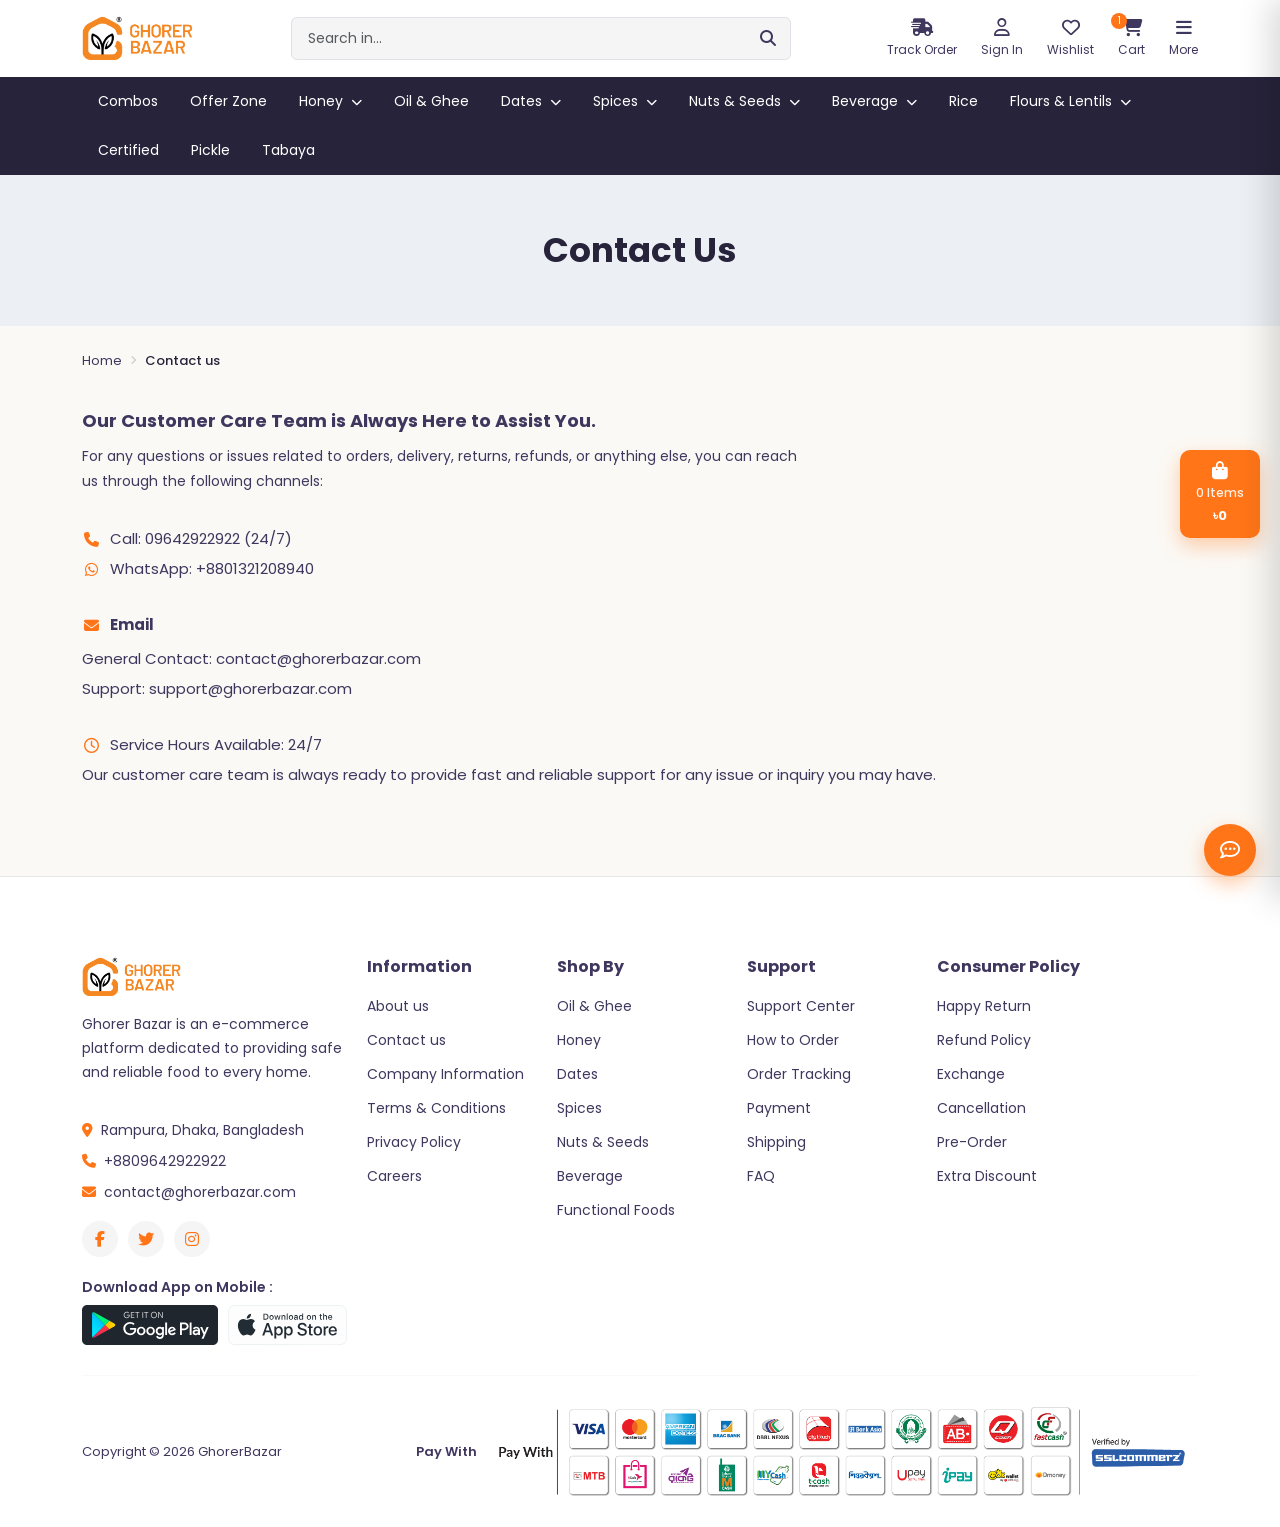
<file: contact.html>
<!DOCTYPE html>
<html lang="en">

<head>

    <meta charset="UTF-8">

    <meta name="viewport" content="width=device-width, initial-scale=1.0">

    <title>GhorerBazar - Organic Food Store"</title>

    <link rel="icon" href="asset/images/logo/favicon.png" type="image/x-icon">


    <!-- ========================================
         Bootstrap CSS
    ========================================= -->

    <link rel="stylesheet" href="asset/css/bootstrap.min.css">


    <!-- ========================================
         Google Font
    ========================================= -->

    <link rel="stylesheet" href="asset/css/font.css">


    <!-- ========================================
         Font Awesome
    ========================================= -->

    <link rel="stylesheet" href="asset/css/all.min.css">


    <!-- ========================================
         Swiper CSS
    ========================================= -->

    <link rel="stylesheet" href="asset/css/swiper-bundle.min.css">



    <!-- ========================================
         Custom CSS
    ========================================= -->

    <link rel="stylesheet" href="asset/css/style.css">

</head>


<body>



    <!-- ========================================
       Header Section Start
    ========================================= -->
    <header class="site-header">

        <!-- Top Row: Logo + Search + Icons -->
        <div class="header-top">
            <div class="container">
                <div class="d-flex align-items-center justify-content-between flex-wrap gap-3 py-3">

                    <!-- Logo -->
                    <a href="index.html" class="logo d-flex align-items-center gap-2">
                        <img src="asset/images/logo/logo.png" alt="Ghorer Bazar Logo" height="45">
                    </a>

                    <!-- Search Bar -->
                    <div class="search-box flex-grow-1">
                        <form class="d-flex">
                            <input type="text" class="form-control" placeholder="Search in...">
                            <button type="submit" class="search-btn">
                                <i class="fa-solid fa-magnifying-glass"></i>
                            </button>
                        </form>
                    </div>

                    <!-- Icon Links -->
                    <div class="header-icons d-flex align-items-center gap-4">

                        <a href="track-order.html" class="icon-link">
                            <i class="fa-solid fa-truck-fast"></i>
                            <span>Track Order</span>
                        </a>

                        <a href="login.html" class="icon-link">
                            <i class="fa-regular fa-user"></i>
                            <span>Sign In</span>
                        </a>

                        <a href="wishlist.html" class="icon-link">
                            <i class="fa-regular fa-heart"></i>
                            <span>Wishlist</span>
                        </a>

                        <a href="cart.html" class="icon-link position-relative">
                            <i class="fa-solid fa-cart-shopping"></i>
                            <span class="cart-count">1</span>
                            <span>Cart</span>
                        </a>

                        <div class="icon-link-dropdown">
                            <a href="#" class="icon-link">
                                <i class="fa-solid fa-bars"></i>
                                <span>More</span>
                            </a>
                            <ul class="more-dropdown-list">
                                <li><a href="about.html">About Us</a></li>
                                <li><a href="faq.html">FAQs</a></li>
                                <li><a href="contact.html">Contact Us</a></li>
                                <li><a href="careers.html">Careers</a></li>
                                <li><a href="tel:8809642922922"><i class="fa-solid fa-phone"></i> Call Us</a></li>
                                <li><a href="https://api.whatsapp.com/send"><i class="fa-brands fa-whatsapp"></i>
                                        WhatsApp</a></li>
                            </ul>
                        </div>

                    </div>

                </div>
            </div>
        </div>

        <!-- Bottom Row: Category Navigation -->
        <nav class="header-nav">
            <div class="container">
                <ul class="nav-menu d-flex align-items-center flex-wrap">

                    <li><a href="combos.html">Combos</a></li>
                    <li><a href="offer-zone.html">Offer Zone</a></li>

                    <li class="dropdown">
                        <a href="honey.html">Honey <i class="fa-solid fa-chevron-down"></i></a>
                        <ul class="dropdown-list">
                            <li><a href="#">Sundarban Honey</a></li>
                            <li><a href="#">Black Seed Honey</a></li>
                            <li><a href="#">Lychee Flower Honey</a></li>
                            <li><a href="#">Sidr Honey</a></li>
                        </ul>
                    </li>

                    <li><a href="oil-ghee.html">Oil & Ghee</a></li>

                    <li class="dropdown">
                        <a href="dates.html">Dates <i class="fa-solid fa-chevron-down"></i></a>
                        <ul class="dropdown-list">
                            <li><a href="#">Medjool</a></li>
                            <li><a href="#">Sukkari</a></li>
                            <li><a href="#">Ajwa</a></li>
                        </ul>
                    </li>

                    <li class="dropdown">
                        <a href="spices.html">Spices <i class="fa-solid fa-chevron-down"></i></a>
                        <ul class="dropdown-list">
                            <li><a href="#">Whole Spices</a></li>
                            <li><a href="#">Basic Spices</a></li>
                        </ul>
                    </li>

                    <li class="dropdown">
                        <a href="nuts-seeds.html">Nuts & Seeds <i class="fa-solid fa-chevron-down"></i></a>
                        <ul class="dropdown-list">
                            <li><a href="#">Nuts</a></li>
                            <li><a href="#">Seeds</a></li>
                        </ul>
                    </li>

                    <li class="dropdown">
                        <a href="beverage.html">Beverage <i class="fa-solid fa-chevron-down"></i></a>
                        <ul class="dropdown-list">
                            <li><a href="#">Tea</a></li>
                            <li><a href="#">Coffee</a></li>
                        </ul>
                    </li>

                    <li><a href="rice.html">Rice</a></li>

                    <li class="dropdown">
                        <a href="flours-lentils.html">Flours & Lentils <i class="fa-solid fa-chevron-down"></i></a>
                        <ul class="dropdown-list">
                            <li><a href="#">Flours</a></li>
                            <li><a href="#">Lentils</a></li>
                        </ul>
                    </li>

                    <li><a href="certified.html">Certified</a></li>
                    <li><a href="pickle.html">Pickle</a></li>
                    <li><a href="tabaya.html">Tabaya</a></li>

                </ul>
            </div>
        </nav>

    </header>
    <!-- ========================================
       Header Section End
    ========================================= -->




    <main>

        <!-- ========================================
       Page Title Banner Start
    ========================================= -->
        <div class="page-title-banner">
            <div class="container">
                <h1>Contact Us</h1>
            </div>
        </div>
        <!-- ========================================
       Page Title Banner End
    ========================================= -->


        <!-- ========================================
       Breadcrumb Start
    ========================================= -->
        <div class="breadcrumb-bar">
            <div class="container">
                <nav class="breadcrumb-nav">
                    <a href="index.html">Home</a>
                    <i class="fa-solid fa-angle-right"></i>
                    <span>Contact us</span>
                </nav>
            </div>
        </div>
        <!-- ========================================
       Breadcrumb End
    ========================================= -->


        <!-- ========================================
       Contact Content Section Start
    ========================================= -->
        <section class="contact-section">
            <div class="container">

                <div class="contact-intro">
                    <h3>Our Customer Care Team is Always Here to Assist You.</h3>
                    <p>For any questions or issues related to orders, delivery, returns, refunds, or anything else, you
                        can reach us through the following channels:</p>
                </div>

                <div class="contact-info-block">
                    <p><i class="fa-solid fa-phone"></i> Call: 09642922922 (24/7)</p>
                    <p><i class="fa-brands fa-whatsapp"></i> WhatsApp: +8801321208940</p>
                </div>

                <div class="contact-info-block">
                    <p class="contact-block-title"><i class="fa-solid fa-envelope"></i> Email</p>
                    <p>General Contact: contact@ghorerbazar.com</p>
                    <p>Support: support@ghorerbazar.com</p>
                </div>

                <div class="contact-info-block">
                    <p><i class="fa-regular fa-clock"></i> Service Hours Available: 24/7</p>
                    <p>Our customer care team is always ready to provide fast and reliable support for any issue or
                        inquiry you may have.</p>
                </div>

            </div>
        </section>
        <!-- ========================================
       Contact Content Section End
    ========================================= -->

    </main>

    <!-- ========================================
         Main Section End
    ========================================= -->


    <!-- ========================================
         Footer Section Start
    ========================================= -->

  <footer class="site-footer">

        <div class="container">
            <div class="footer-main">
                <div class="row g-4">

                    <!-- Company Info -->
                    <div class="col-lg-3 col-md-6">
                        <div class="footer-widget">

                            <a href="index.html" class="footer-logo d-flex align-items-center gap-2">
                                <img src="asset/images/logo/logo.png" alt="Ghorer Bazar Logo" height="40">
                            </a>

                            <p>Ghorer Bazar is an e-commerce platform dedicated to providing safe and reliable food to
                                every home.</p>

                            <ul class="footer-contact">
                                <li><i class="fa-solid fa-location-dot"></i> Rampura, Dhaka, Bangladesh</li>
                                <li><i class="fa-solid fa-phone"></i> +8809642922922</li>
                                <li><i class="fa-solid fa-envelope"></i> contact@ghorerbazar.com</li>
                            </ul>

                            <div class="footer-social">
                                <a href="#"><i class="fa-brands fa-facebook-f"></i></a>
                                <a href="#"><i class="fa-brands fa-twitter"></i></a>
                                <a href="#"><i class="fa-brands fa-instagram"></i></a>
                            </div>

                            <div class="app-download">
                                <h4>Download App on Mobile :</h4>
                                <div class="app-download-links">
                                    <a href="#"><img src="asset/images/footer/google-play.svg" alt="Google Play"></a>
                                    <a href="#"><img src="asset/images/footer/app-store.svg" alt="App Store"></a>
                                </div>
                            </div>

                        </div>
                    </div>

                    <!-- Information -->
                    <div class="col-lg-2 col-md-6 col-6">
                        <div class="footer-widget">
                            <h4>Information</h4>
                           <ul>
                                <li><a href="about.html">About us</a></li>
                                <li><a href="contact.html">Contact us</a></li>
                                <li><a href="company-information.html">Company Information</a></li>
                                <li><a href="terms-conditions.html">Terms & Conditions</a></li>
                                <li><a href="privacy-policy.html">Privacy Policy</a></li>
                                <li><a href="careers.html">Careers</a></li>
                            </ul>
                        </div>
                    </div>

                    <!-- Shop By -->
                    <div class="col-lg-2 col-md-6 col-6">
                        <div class="footer-widget">
                            <h4>Shop By</h4>
                            <ul>
                                <li><a href="oil-ghee.html">Oil & Ghee</a></li>
                                <li><a href="honey.html">Honey</a></li>
                                <li><a href="dates.html">Dates</a></li>
                                <li><a href="spices.html">Spices</a></li>
                                <li><a href="nuts-seeds.html">Nuts & Seeds</a></li>
                                <li><a href="beverage.html">Beverage</a></li>
                                <li><a href="#">Functional Foods</a></li>
                            </ul>
                        </div>
                    </div>

                    <!-- Support -->
                    <div class="col-lg-2 col-md-6 col-6">
                        <div class="footer-widget">
                            <h4>Support</h4>
                            <ul>
                                <li><a href="support-center.html">Support Center</a></li>
                                <li><a href="how-to-order.html">How to Order</a></li>
                                <li><a href="track-order.html">Order Tracking</a></li>
                                <li><a href="payment.html">Payment</a></li>
                                <li><a href="#">Shipping</a></li>
                                <li><a href="faq.html">FAQ</a></li>
                            </ul>
                        </div>
                    </div>

                    <!-- Consumer Policy -->
                    <div class="col-lg-3 col-md-6 col-6">
                        <div class="footer-widget">
                            <h4>Consumer Policy</h4>
                            <ul>
                                <li><a href="#">Happy Return</a></li>
                                <li><a href="#">Refund Policy</a></li>
                                <li><a href="#">Exchange</a></li>
                                <li><a href="#">Cancellation</a></li>
                                <li><a href="#">Pre-Order</a></li>
                                <li><a href="#">Extra Discount</a></li>
                            </ul>
                        </div>
                    </div>

                </div>
            </div>

            <hr class="footer-divider">

            <!-- Bottom Bar -->
            <div class="footer-bottom">
                <div class="d-flex align-items-center justify-content-between flex-wrap gap-3">

                    <p>Copyright &copy; 2026 GhorerBazar</p>

                    <div class="d-flex align-items-center gap-2 flex-wrap">
                        <span class="pay-with-text">Pay With</span>
                        <img src="asset/images/footer/sslcommerz.png" alt="Verified by SSLCommerz" class="ssl-badge">
                    </div>

                </div>
            </div>

        </div>

    </footer>

    <!-- ========================================
         Footer Section End
    ========================================= -->


    <!-- ========================================
     Floating Cart Summary (Trigger)
======================================== -->
    <div class="floating-cart" id="floatingCart">
        <button type="button" class="floating-cart-link" id="cartTriggerBtn">
            <i class="fa-solid fa-bag-shopping"></i>
            <span class="floating-cart-count" id="floatingCartCount">0 Items</span>
            <span class="floating-cart-total" id="floatingCartTotal">৳0.00</span>
        </button>
    </div>

    <!-- ========================================
     Cart Offcanvas Sidebar
======================================== -->
    <div class="cart-overlay" id="cartOverlay"></div>

    <div class="cart-offcanvas" id="cartOffcanvas">

        <div class="cart-offcanvas-header">
            <h3><i class="fa-solid fa-bag-shopping"></i> My Cart</h3>
            <button type="button" class="cart-close-btn" id="cartCloseBtn">
                <i class="fa-solid fa-xmark"></i>
            </button>
        </div>

        <div class="cart-offcanvas-body" id="cartItemsContainer">
            <!-- Cart items dynamically render hobe -->
        </div>

        <div class="cart-offcanvas-empty" id="cartEmptyState">
            <i class="fa-solid fa-bag-shopping"></i>
            <p>Your cart is empty</p>
            <span>Add some products to get started</span>
        </div>

        <div class="cart-offcanvas-footer" id="cartFooter">
            <div class="cart-subtotal-row">
                <span>Subtotal</span>
                <span id="cartSubtotal">৳0.00</span>
            </div>
            <a href="checkout.html" class="btn-checkout">Proceed to Checkout</a>
        </div>

    </div>

    <!-- ========================================
     Scroll To Top Button with Progress Ring
======================================== -->
    <button type="button" id="scroll-top" class="scroll-top-btn" aria-label="Scroll to top">
        <svg class="scroll-progress-ring" width="46" height="46" viewBox="0 0 46 46">
            <circle class="scroll-progress-ring__bg" cx="23" cy="23" r="20"></circle>
            <circle class="scroll-progress-ring__fill" cx="23" cy="23" r="20"></circle>
        </svg>
        <i class="fa-solid fa-arrow-up"></i>
    </button>


    <!-- ========================================
     Chat Widget (Message Section)
======================================== -->
    <div class="chat-widget closed" id="chatWidget">

        <!-- Welcome Popup Card -->
        <div class="chat-popup-card hidden" id="chatPopupCard">

            <div class="chat-popup-header">
                <div class="chat-popup-logo">
                    <img src="asset/images/logo/favicon.png" alt="Ghorer Bazar">
                </div>
            </div>

            <div class="chat-popup-body">
                <h3>আসসালামু আলাইকুম, ঘরেরবাজারে স্বাগতম।</h3>
                <p>আপনাকে কিভাবে সহযোগিতা করতে পারি?</p>
            </div>

            <a href="https://api.whatsapp.com/send" target="_blank" class="chat-popup-reply">
                <i class="fa-regular fa-comment-dots"></i>
                <div>
                    <span class="reply-title">মেসেজ করুন।</span>
                    <span class="reply-subtitle">Typically replies in 1 minutes</span>
                </div>
            </a>

            <div class="chat-popup-footer">
                Powered by <strong>Ghorer Bazar Chat</strong>
            </div>

        </div>

        <!-- Toggle Button -->
        <button type="button" class="chat-toggle-btn" id="chatToggleBtn" aria-label="Toggle chat">
            <i class="fa-solid fa-chevron-down chat-icon-close"></i>
            <i class="fa-regular fa-comment-dots chat-icon-open"></i>
        </button>

    </div>

    <!-- ========================================
       Swiper JS (age load korte hobe)
    ========================================= -->
    <script src="asset/js/swiper-bundle.min.js"></script>


    <!-- ========================================
       Bootstrap JS
    ========================================= -->
    <script src="asset/js/bootstrap.bundle.min.js"></script>


    <!-- ========================================
       Custom JS (shob shesh e - karon eta onno library gulo use kore)
    ========================================= -->
    <script src="asset/js/script.js"></script>


</body>

</html>
</file>
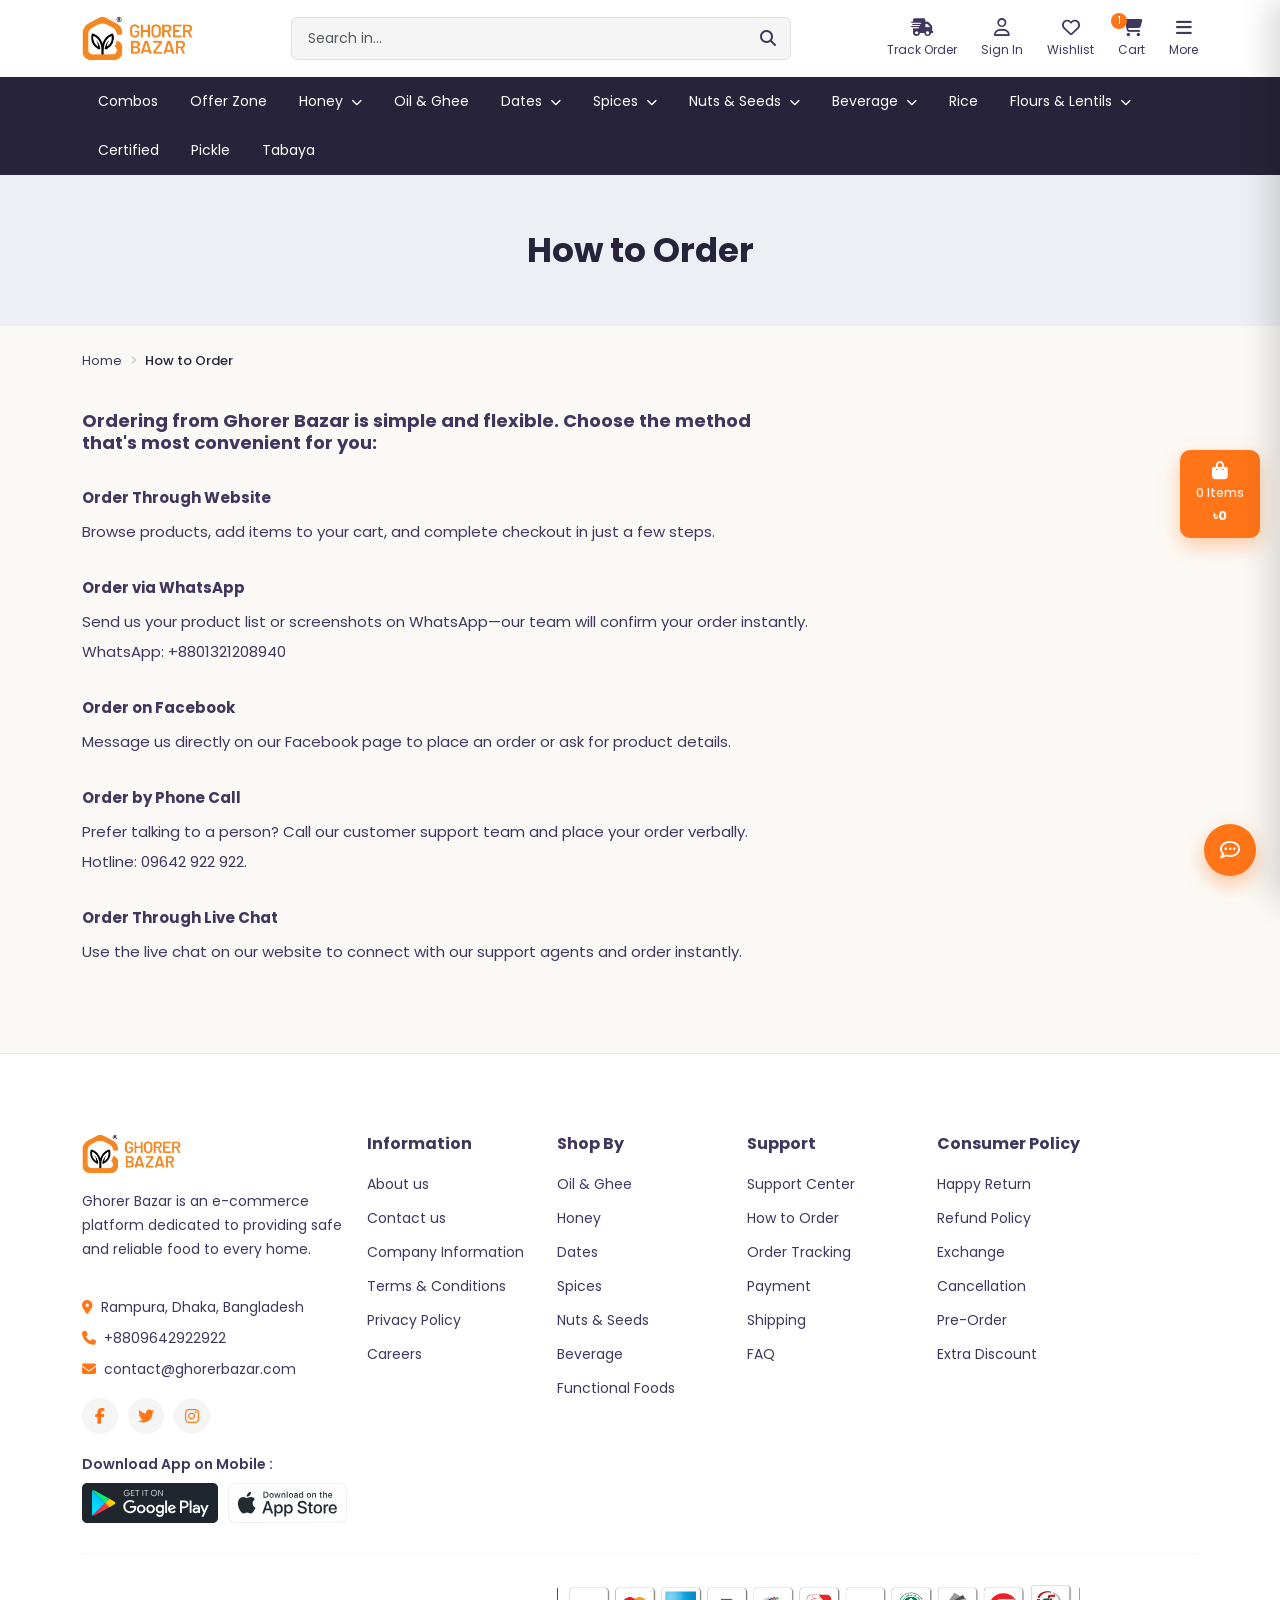
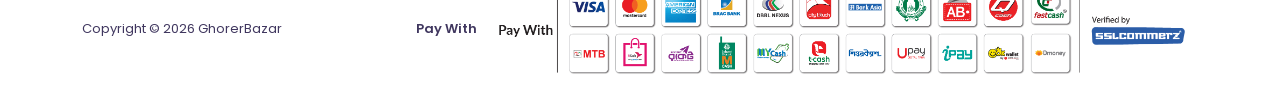
<file: how-to-order.html>
<!DOCTYPE html>
<html lang="en">

<head>

    <meta charset="UTF-8">
    <meta name="viewport" content="width=device-width, initial-scale=1.0">
    <title>GhorerBazar - Organic Food Store"</title>
    <link rel="icon" href="asset/images/logo/favicon.png" type="image/x-icon">


    <!-- ========================================
         Bootstrap CSS
    ========================================= -->

    <link rel="stylesheet" href="asset/css/bootstrap.min.css">


    <!-- ========================================
         Google Font
    ========================================= -->

    <link rel="stylesheet" href="asset/css/font.css">


    <!-- ========================================
         Font Awesome
    ========================================= -->

    <link rel="stylesheet" href="asset/css/all.min.css">


    <!-- ========================================
         Swiper CSS
    ========================================= -->

    <link rel="stylesheet" href="asset/css/swiper-bundle.min.css">



    <!-- ========================================
         Custom CSS
    ========================================= -->

    <link rel="stylesheet" href="asset/css/style.css">

</head>


<body>

    <!-- ========================================
       Header Section Start
    ========================================= -->
    <header class="site-header">

        <!-- Top Row: Logo + Search + Icons -->
        <div class="header-top">
            <div class="container">
                <div class="d-flex align-items-center justify-content-between flex-wrap gap-3 py-3">

                    <!-- Logo -->
                    <a href="index.html" class="logo d-flex align-items-center gap-2">
                        <img src="asset/images/logo/logo.png" alt="Ghorer Bazar Logo" height="45">
                    </a>

                    <!-- Search Bar -->
                    <div class="search-box flex-grow-1">
                        <form class="d-flex">
                            <input type="text" class="form-control" placeholder="Search in...">
                            <button type="submit" class="search-btn">
                                <i class="fa-solid fa-magnifying-glass"></i>
                            </button>
                        </form>
                    </div>

                    <!-- Icon Links -->
                    <div class="header-icons d-flex align-items-center gap-4">

                        <a href="track-order.html" class="icon-link">
                            <i class="fa-solid fa-truck-fast"></i>
                            <span>Track Order</span>
                        </a>

                        <a href="login.html" class="icon-link">
                            <i class="fa-regular fa-user"></i>
                            <span>Sign In</span>
                        </a>

                        <a href="wishlist.html" class="icon-link">
                            <i class="fa-regular fa-heart"></i>
                            <span>Wishlist</span>
                        </a>

                        <a href="cart.html" class="icon-link position-relative">
                            <i class="fa-solid fa-cart-shopping"></i>
                            <span class="cart-count">1</span>
                            <span>Cart</span>
                        </a>

                        <div class="icon-link-dropdown">
                            <a href="#" class="icon-link">
                                <i class="fa-solid fa-bars"></i>
                                <span>More</span>
                            </a>
                            <ul class="more-dropdown-list">
                                <li><a href="about.html">About Us</a></li>
                                <li><a href="faq.html">FAQs</a></li>
                                <li><a href="contact.html">Contact Us</a></li>
                                <li><a href="careers.html">Careers</a></li>
                                <li><a href="tel:8809642922922"><i class="fa-solid fa-phone"></i> Call Us</a></li>
                                <li><a href="https://api.whatsapp.com/send"><i class="fa-brands fa-whatsapp"></i>
                                        WhatsApp</a></li>
                            </ul>
                        </div>

                    </div>

                </div>
            </div>
        </div>

        <!-- Bottom Row: Category Navigation -->
        <nav class="header-nav">
            <div class="container">
                <ul class="nav-menu d-flex align-items-center flex-wrap">

                    <li><a href="combos.html">Combos</a></li>
                    <li><a href="offer-zone.html">Offer Zone</a></li>

                    <li class="dropdown">
                        <a href="honey.html">Honey <i class="fa-solid fa-chevron-down"></i></a>
                        <ul class="dropdown-list">
                            <li><a href="#">Sundarban Honey</a></li>
                            <li><a href="#">Black Seed Honey</a></li>
                            <li><a href="#">Lychee Flower Honey</a></li>
                            <li><a href="#">Sidr Honey</a></li>
                        </ul>
                    </li>

                    <li><a href="oil-ghee.html">Oil & Ghee</a></li>

                    <li class="dropdown">
                        <a href="dates.html">Dates <i class="fa-solid fa-chevron-down"></i></a>
                        <ul class="dropdown-list">
                            <li><a href="#">Medjool</a></li>
                            <li><a href="#">Sukkari</a></li>
                            <li><a href="#">Ajwa</a></li>
                        </ul>
                    </li>

                    <li class="dropdown">
                        <a href="spices.html">Spices <i class="fa-solid fa-chevron-down"></i></a>
                        <ul class="dropdown-list">
                            <li><a href="#">Whole Spices</a></li>
                            <li><a href="#">Basic Spices</a></li>
                        </ul>
                    </li>

                    <li class="dropdown">
                        <a href="nuts-seeds.html">Nuts & Seeds <i class="fa-solid fa-chevron-down"></i></a>
                        <ul class="dropdown-list">
                            <li><a href="#">Nuts</a></li>
                            <li><a href="#">Seeds</a></li>
                        </ul>
                    </li>

                    <li class="dropdown">
                        <a href="beverage.html">Beverage <i class="fa-solid fa-chevron-down"></i></a>
                        <ul class="dropdown-list">
                            <li><a href="#">Tea</a></li>
                            <li><a href="#">Coffee</a></li>
                        </ul>
                    </li>

                    <li><a href="rice.html">Rice</a></li>

                    <li class="dropdown">
                        <a href="flours-lentils.html">Flours & Lentils <i class="fa-solid fa-chevron-down"></i></a>
                        <ul class="dropdown-list">
                            <li><a href="#">Flours</a></li>
                            <li><a href="#">Lentils</a></li>
                        </ul>
                    </li>

                    <li><a href="certified.html">Certified</a></li>
                    <li><a href="pickle.html">Pickle</a></li>
                    <li><a href="tabaya.html">Tabaya</a></li>

                </ul>
            </div>
        </nav>

    </header>
    <!-- ========================================
       Header Section End
    ========================================= -->

    <!-- ========================================
         Main Section Start
    ========================================= -->

      <main>

        <!-- ========================================
       Page Title Banner Start
    ========================================= -->
        <div class="page-title-banner">
            <div class="container">
                <h1>How to Order</h1>
            </div>
        </div>
        <!-- ========================================
       Page Title Banner End
    ========================================= -->


        <!-- ========================================
       Breadcrumb Start
    ========================================= -->
        <div class="breadcrumb-bar">
            <div class="container">
                <nav class="breadcrumb-nav">
                    <a href="index.html">Home</a>
                    <i class="fa-solid fa-angle-right"></i>
                    <span>How to Order</span>
                </nav>
            </div>
        </div>
        <!-- ========================================
       Breadcrumb End
    ========================================= -->


        <!-- ========================================
       Contact Content Section Start
    ========================================= -->
        <section class="contact-section">
            <div class="container">

                <div class="contact-intro">
                    <h3>Ordering from Ghorer Bazar is simple and flexible. Choose the method that's most
                        convenient for you:</h3>
                </div>

                <div class="contact-info-block">
                    <p class="contact-block-title">Order Through Website</p>
                    <p>Browse products, add items to your cart, and complete checkout in just a few steps.</p>
                </div>

                <div class="contact-info-block">
                    <p class="contact-block-title">Order via WhatsApp</p>
                    <p>Send us your product list or screenshots on WhatsApp—our team will confirm your order
                        instantly.</p>
                    <p>WhatsApp: +8801321208940</p>
                </div>

                <div class="contact-info-block">
                    <p class="contact-block-title">Order on Facebook</p>
                    <p>Message us directly on our Facebook page to place an order or ask for product
                        details.</p>
                </div>

                <div class="contact-info-block">
                    <p class="contact-block-title">Order by Phone Call</p>
                    <p>Prefer talking to a person? Call our customer support team and place your order
                        verbally.</p>
                    <p>Hotline: 09642 922 922.</p>
                </div>

                <div class="contact-info-block">
                    <p class="contact-block-title">Order Through Live Chat</p>
                    <p>Use the live chat on our website to connect with our support agents and order
                        instantly.</p>
                </div>

            </div>
        </section>
        <!-- ========================================
       Contact Content Section End
    ========================================= -->

    </main>


    <!-- ========================================
         Main Section End
    ========================================= -->


    <!-- ========================================
         Footer Section Start
    ========================================= -->

 <footer class="site-footer">

        <div class="container">
            <div class="footer-main">
                <div class="row g-4">

                    <!-- Company Info -->
                    <div class="col-lg-3 col-md-6">
                        <div class="footer-widget">

                            <a href="index.html" class="footer-logo d-flex align-items-center gap-2">
                                <img src="asset/images/logo/logo.png" alt="Ghorer Bazar Logo" height="40">
                            </a>

                            <p>Ghorer Bazar is an e-commerce platform dedicated to providing safe and reliable food to
                                every home.</p>

                            <ul class="footer-contact">
                                <li><i class="fa-solid fa-location-dot"></i> Rampura, Dhaka, Bangladesh</li>
                                <li><i class="fa-solid fa-phone"></i> +8809642922922</li>
                                <li><i class="fa-solid fa-envelope"></i> contact@ghorerbazar.com</li>
                            </ul>

                            <div class="footer-social">
                                <a href="#"><i class="fa-brands fa-facebook-f"></i></a>
                                <a href="#"><i class="fa-brands fa-twitter"></i></a>
                                <a href="#"><i class="fa-brands fa-instagram"></i></a>
                            </div>

                            <div class="app-download">
                                <h4>Download App on Mobile :</h4>
                                <div class="app-download-links">
                                    <a href="#"><img src="asset/images/footer/google-play.svg" alt="Google Play"></a>
                                    <a href="#"><img src="asset/images/footer/app-store.svg" alt="App Store"></a>
                                </div>
                            </div>

                        </div>
                    </div>

                    <!-- Information -->
                    <div class="col-lg-2 col-md-6 col-6">
                        <div class="footer-widget">
                            <h4>Information</h4>
                           <ul>
                                <li><a href="about.html">About us</a></li>
                                <li><a href="contact.html">Contact us</a></li>
                                <li><a href="company-information.html">Company Information</a></li>
                                <li><a href="terms-conditions.html">Terms & Conditions</a></li>
                                <li><a href="privacy-policy.html">Privacy Policy</a></li>
                                <li><a href="careers.html">Careers</a></li>
                            </ul>
                        </div>
                    </div>

                    <!-- Shop By -->
                    <div class="col-lg-2 col-md-6 col-6">
                        <div class="footer-widget">
                            <h4>Shop By</h4>
                            <ul>
                                <li><a href="oil-ghee.html">Oil & Ghee</a></li>
                                <li><a href="honey.html">Honey</a></li>
                                <li><a href="dates.html">Dates</a></li>
                                <li><a href="spices.html">Spices</a></li>
                                <li><a href="nuts-seeds.html">Nuts & Seeds</a></li>
                                <li><a href="beverage.html">Beverage</a></li>
                                <li><a href="#">Functional Foods</a></li>
                            </ul>
                        </div>
                    </div>

                    <!-- Support -->
                    <div class="col-lg-2 col-md-6 col-6">
                        <div class="footer-widget">
                            <h4>Support</h4>
                            <ul>
                                <li><a href="support-center.html">Support Center</a></li>
                                <li><a href="how-to-order.html">How to Order</a></li>
                                <li><a href="track-order.html">Order Tracking</a></li>
                                <li><a href="payment.html">Payment</a></li>
                                <li><a href="#">Shipping</a></li>
                                <li><a href="faq.html">FAQ</a></li>
                            </ul>
                        </div>
                    </div>

                    <!-- Consumer Policy -->
                    <div class="col-lg-3 col-md-6 col-6">
                        <div class="footer-widget">
                            <h4>Consumer Policy</h4>
                            <ul>
                                <li><a href="#">Happy Return</a></li>
                                <li><a href="#">Refund Policy</a></li>
                                <li><a href="#">Exchange</a></li>
                                <li><a href="#">Cancellation</a></li>
                                <li><a href="#">Pre-Order</a></li>
                                <li><a href="#">Extra Discount</a></li>
                            </ul>
                        </div>
                    </div>

                </div>
            </div>

            <hr class="footer-divider">

            <!-- Bottom Bar -->
            <div class="footer-bottom">
                <div class="d-flex align-items-center justify-content-between flex-wrap gap-3">

                    <p>Copyright &copy; 2026 GhorerBazar</p>

                    <div class="d-flex align-items-center gap-2 flex-wrap">
                        <span class="pay-with-text">Pay With</span>
                        <img src="asset/images/footer/sslcommerz.png" alt="Verified by SSLCommerz" class="ssl-badge">
                    </div>

                </div>
            </div>

        </div>

    </footer>


    <!-- ========================================
         Footer Section End
    ========================================= -->


    <!-- ========================================
     Floating Cart Summary (Trigger)
======================================== -->
    <div class="floating-cart" id="floatingCart">
        <button type="button" class="floating-cart-link" id="cartTriggerBtn">
            <i class="fa-solid fa-bag-shopping"></i>
            <span class="floating-cart-count" id="floatingCartCount">0 Items</span>
            <span class="floating-cart-total" id="floatingCartTotal">৳0.00</span>
        </button>
    </div>

    <!-- ========================================
     Cart Offcanvas Sidebar
======================================== -->
    <div class="cart-overlay" id="cartOverlay"></div>

    <div class="cart-offcanvas" id="cartOffcanvas">

        <div class="cart-offcanvas-header">
            <h3><i class="fa-solid fa-bag-shopping"></i> My Cart</h3>
            <button type="button" class="cart-close-btn" id="cartCloseBtn">
                <i class="fa-solid fa-xmark"></i>
            </button>
        </div>

        <div class="cart-offcanvas-body" id="cartItemsContainer">
            <!-- Cart items dynamically render hobe -->
        </div>

        <div class="cart-offcanvas-empty" id="cartEmptyState">
            <i class="fa-solid fa-bag-shopping"></i>
            <p>Your cart is empty</p>
            <span>Add some products to get started</span>
        </div>

        <div class="cart-offcanvas-footer" id="cartFooter">
            <div class="cart-subtotal-row">
                <span>Subtotal</span>
                <span id="cartSubtotal">৳0.00</span>
            </div>
            <a href="checkout.html" class="btn-checkout">Proceed to Checkout</a>
        </div>

    </div>

    <!-- ========================================
     Scroll To Top Button with Progress Ring
======================================== -->
    <button type="button" id="scroll-top" class="scroll-top-btn" aria-label="Scroll to top">
        <svg class="scroll-progress-ring" width="46" height="46" viewBox="0 0 46 46">
            <circle class="scroll-progress-ring__bg" cx="23" cy="23" r="20"></circle>
            <circle class="scroll-progress-ring__fill" cx="23" cy="23" r="20"></circle>
        </svg>
        <i class="fa-solid fa-arrow-up"></i>
    </button>


    <!-- ========================================
     Chat Widget (Message Section)
======================================== -->
    <div class="chat-widget closed" id="chatWidget">

        <!-- Welcome Popup Card -->
        <div class="chat-popup-card hidden" id="chatPopupCard">

            <div class="chat-popup-header">
                <div class="chat-popup-logo">
                    <img src="asset/images/logo/favicon.png" alt="Ghorer Bazar">
                </div>
            </div>

            <div class="chat-popup-body">
                <h3>আসসালামু আলাইকুম, ঘরেরবাজারে স্বাগতম।</h3>
                <p>আপনাকে কিভাবে সহযোগিতা করতে পারি?</p>
            </div>

            <a href="https://api.whatsapp.com/send" target="_blank" class="chat-popup-reply">
                <i class="fa-regular fa-comment-dots"></i>
                <div>
                    <span class="reply-title">মেসেজ করুন।</span>
                    <span class="reply-subtitle">Typically replies in 1 minutes</span>
                </div>
            </a>

            <div class="chat-popup-footer">
                Powered by <strong>Ghorer Bazar Chat</strong>
            </div>

        </div>

        <!-- Toggle Button -->
        <button type="button" class="chat-toggle-btn" id="chatToggleBtn" aria-label="Toggle chat">
            <i class="fa-solid fa-chevron-down chat-icon-close"></i>
            <i class="fa-regular fa-comment-dots chat-icon-open"></i>
        </button>

    </div>

    <!-- ========================================
       Swiper JS (age load korte hobe)
    ========================================= -->
    <script src="asset/js/swiper-bundle.min.js"></script>


    <!-- ========================================
       Bootstrap JS
    ========================================= -->
    <script src="asset/js/bootstrap.bundle.min.js"></script>


    <!-- ========================================
       Custom JS (shob shesh e - karon eta onno library gulo use kore)
    ========================================= -->
    <script src="asset/js/script.js"></script>


</body>

</html>
</file>
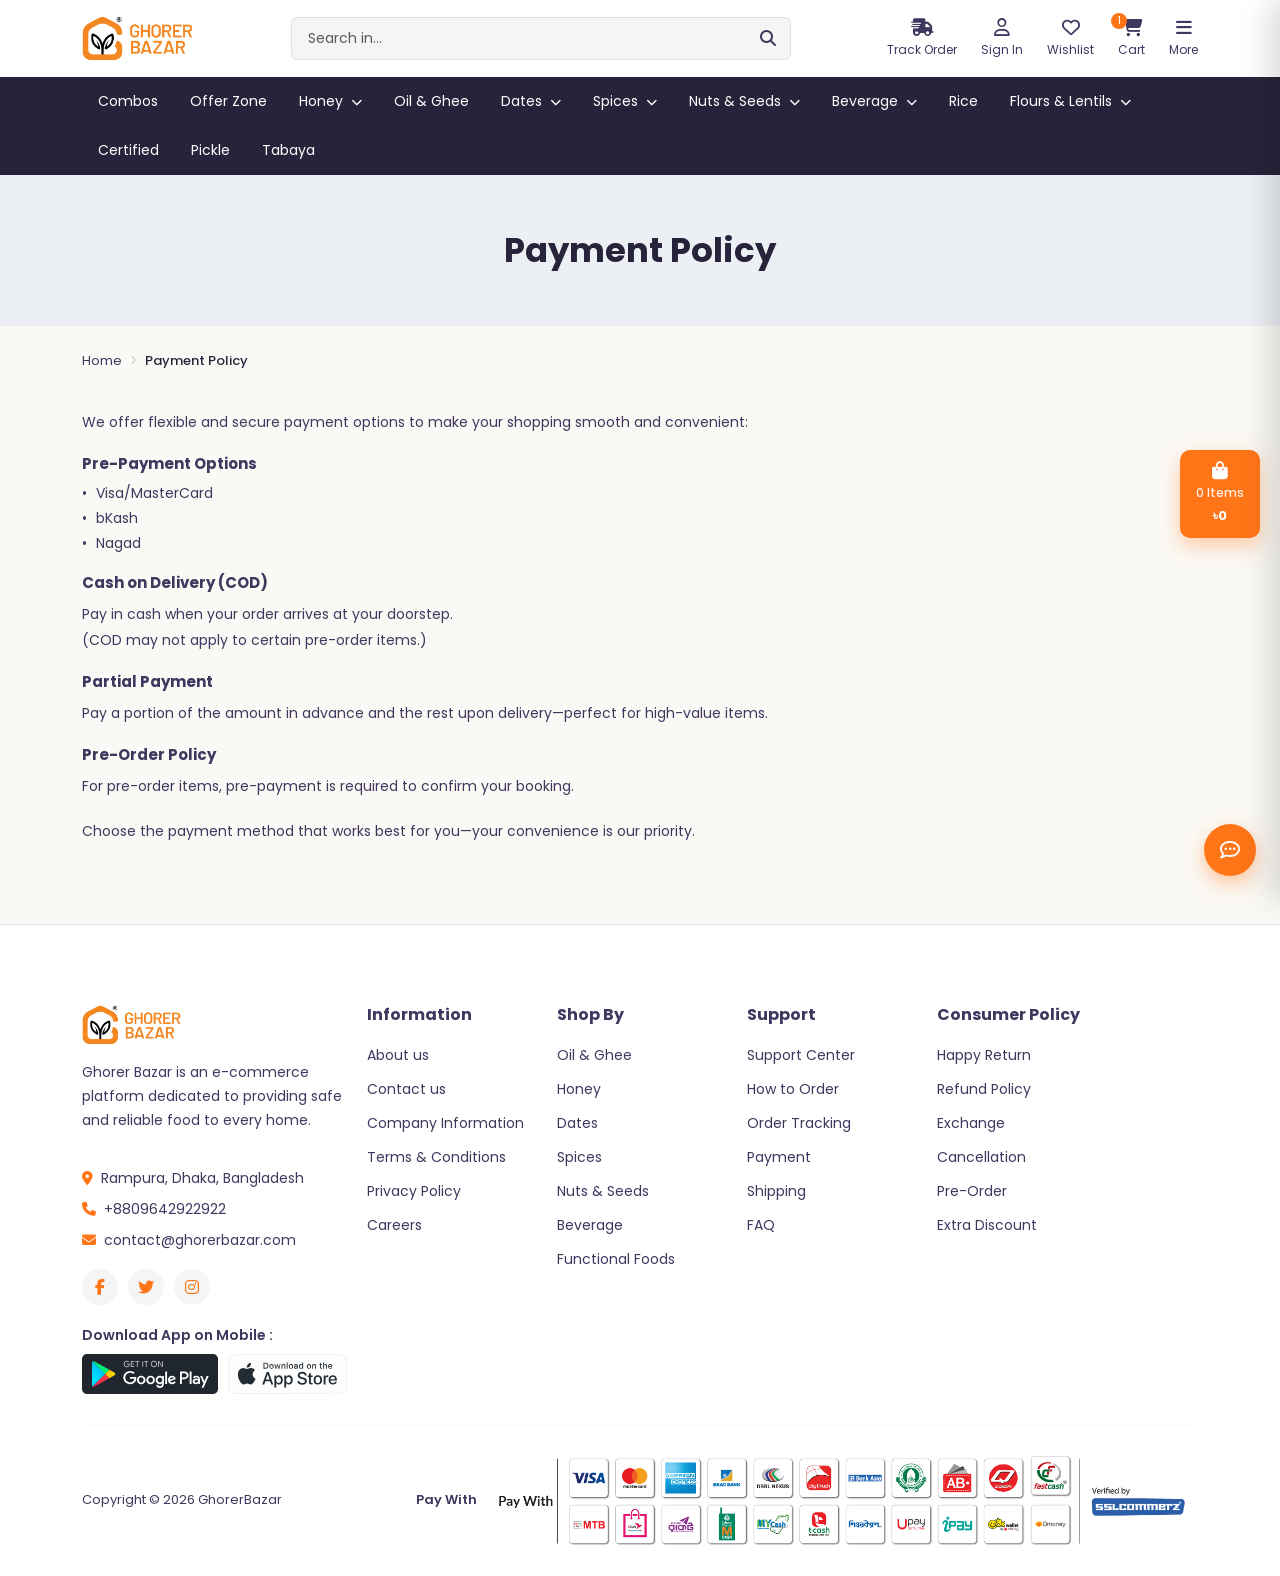
<file: payment.html>
<!DOCTYPE html>
<html lang="en">

<head>

    <meta charset="UTF-8">
    <meta name="viewport" content="width=device-width, initial-scale=1.0">
    <title>GhorerBazar - Organic Food Store"</title>
    <link rel="icon" href="asset/images/logo/favicon.png" type="image/x-icon">


    <!-- ========================================
         Bootstrap CSS
    ========================================= -->

    <link rel="stylesheet" href="asset/css/bootstrap.min.css">


    <!-- ========================================
         Google Font
    ========================================= -->

    <link rel="stylesheet" href="asset/css/font.css">


    <!-- ========================================
         Font Awesome
    ========================================= -->

    <link rel="stylesheet" href="asset/css/all.min.css">


    <!-- ========================================
         Swiper CSS
    ========================================= -->

    <link rel="stylesheet" href="asset/css/swiper-bundle.min.css">



    <!-- ========================================
         Custom CSS
    ========================================= -->

    <link rel="stylesheet" href="asset/css/style.css">

</head>


<body>

    <!-- ========================================
       Header Section Start
    ========================================= -->
    <header class="site-header">

        <!-- Top Row: Logo + Search + Icons -->
        <div class="header-top">
            <div class="container">
                <div class="d-flex align-items-center justify-content-between flex-wrap gap-3 py-3">

                    <!-- Logo -->
                    <a href="index.html" class="logo d-flex align-items-center gap-2">
                        <img src="asset/images/logo/logo.png" alt="Ghorer Bazar Logo" height="45">
                    </a>

                    <!-- Search Bar -->
                    <div class="search-box flex-grow-1">
                        <form class="d-flex">
                            <input type="text" class="form-control" placeholder="Search in...">
                            <button type="submit" class="search-btn">
                                <i class="fa-solid fa-magnifying-glass"></i>
                            </button>
                        </form>
                    </div>

                    <!-- Icon Links -->
                    <div class="header-icons d-flex align-items-center gap-4">

                        <a href="track-order.html" class="icon-link">
                            <i class="fa-solid fa-truck-fast"></i>
                            <span>Track Order</span>
                        </a>

                        <a href="login.html" class="icon-link">
                            <i class="fa-regular fa-user"></i>
                            <span>Sign In</span>
                        </a>

                        <a href="wishlist.html" class="icon-link">
                            <i class="fa-regular fa-heart"></i>
                            <span>Wishlist</span>
                        </a>

                        <a href="cart.html" class="icon-link position-relative">
                            <i class="fa-solid fa-cart-shopping"></i>
                            <span class="cart-count">1</span>
                            <span>Cart</span>
                        </a>

                        <div class="icon-link-dropdown">
                            <a href="#" class="icon-link">
                                <i class="fa-solid fa-bars"></i>
                                <span>More</span>
                            </a>
                            <ul class="more-dropdown-list">
                                <li><a href="about.html">About Us</a></li>
                                <li><a href="faq.html">FAQs</a></li>
                                <li><a href="contact.html">Contact Us</a></li>
                                <li><a href="careers.html">Careers</a></li>
                                <li><a href="tel:8809642922922"><i class="fa-solid fa-phone"></i> Call Us</a></li>
                                <li><a href="https://api.whatsapp.com/send"><i class="fa-brands fa-whatsapp"></i>
                                        WhatsApp</a></li>
                            </ul>
                        </div>

                    </div>

                </div>
            </div>
        </div>

        <!-- Bottom Row: Category Navigation -->
        <nav class="header-nav">
            <div class="container">
                <ul class="nav-menu d-flex align-items-center flex-wrap">

                    <li><a href="combos.html">Combos</a></li>
                    <li><a href="offer-zone.html">Offer Zone</a></li>

                    <li class="dropdown">
                        <a href="honey.html">Honey <i class="fa-solid fa-chevron-down"></i></a>
                        <ul class="dropdown-list">
                            <li><a href="#">Sundarban Honey</a></li>
                            <li><a href="#">Black Seed Honey</a></li>
                            <li><a href="#">Lychee Flower Honey</a></li>
                            <li><a href="#">Sidr Honey</a></li>
                        </ul>
                    </li>

                    <li><a href="oil-ghee.html">Oil & Ghee</a></li>

                    <li class="dropdown">
                        <a href="dates.html">Dates <i class="fa-solid fa-chevron-down"></i></a>
                        <ul class="dropdown-list">
                            <li><a href="#">Medjool</a></li>
                            <li><a href="#">Sukkari</a></li>
                            <li><a href="#">Ajwa</a></li>
                        </ul>
                    </li>

                    <li class="dropdown">
                        <a href="spices.html">Spices <i class="fa-solid fa-chevron-down"></i></a>
                        <ul class="dropdown-list">
                            <li><a href="#">Whole Spices</a></li>
                            <li><a href="#">Basic Spices</a></li>
                        </ul>
                    </li>

                    <li class="dropdown">
                        <a href="nuts-seeds.html">Nuts & Seeds <i class="fa-solid fa-chevron-down"></i></a>
                        <ul class="dropdown-list">
                            <li><a href="#">Nuts</a></li>
                            <li><a href="#">Seeds</a></li>
                        </ul>
                    </li>

                    <li class="dropdown">
                        <a href="beverage.html">Beverage <i class="fa-solid fa-chevron-down"></i></a>
                        <ul class="dropdown-list">
                            <li><a href="#">Tea</a></li>
                            <li><a href="#">Coffee</a></li>
                        </ul>
                    </li>

                    <li><a href="rice.html">Rice</a></li>

                    <li class="dropdown">
                        <a href="flours-lentils.html">Flours & Lentils <i class="fa-solid fa-chevron-down"></i></a>
                        <ul class="dropdown-list">
                            <li><a href="#">Flours</a></li>
                            <li><a href="#">Lentils</a></li>
                        </ul>
                    </li>

                    <li><a href="certified.html">Certified</a></li>
                    <li><a href="pickle.html">Pickle</a></li>
                    <li><a href="tabaya.html">Tabaya</a></li>

                </ul>
            </div>
        </nav>

    </header>
    <!-- ========================================
       Header Section End
    ========================================= -->

    <!-- ========================================
         Main Section Start
    ========================================= -->


    <main>

        <!-- ========================================
   Page Title Banner Start
======================================== -->
        <section class="page-title-banner">
            <div class="container">
                <h1 class="page-title-heading">Payment Policy</h1>
            </div>
        </section>
        <!-- ========================================
   Page Title Banner End
======================================== -->

        <!-- ========================================
   Breadcrumb Start
======================================== -->
        <div class="breadcrumb-bar">
            <div class="container">
                <nav class="breadcrumb-nav">
                    <a href="index.html">Home</a>
                    <i class="fa-solid fa-angle-right"></i>
                    <span>Payment Policy</span>
                </nav>
            </div>
        </div>
        <!-- ========================================
   Breadcrumb End
======================================== -->

        <!-- ========================================
   Policy Content Section Start
======================================== -->
        <section class="policy-section">
            <div class="container">

                <div class="policy-content">

                    <p>We offer flexible and secure payment options to make your shopping smooth and convenient:</p>

                    <h4>Pre-Payment Options</h4>
                    <ul>
                        <li>Visa/MasterCard</li>
                        <li>bKash</li>
                        <li>Nagad</li>
                    </ul>

                    <h4>Cash on Delivery (COD)</h4>
                    <p>Pay in cash when your order arrives at your doorstep.<br>
                        (COD may not apply to certain pre-order items.)</p>

                    <h4>Partial Payment</h4>
                    <p>Pay a portion of the amount in advance and the rest upon delivery—perfect for high-value items.
                    </p>

                    <h4>Pre-Order Policy</h4>
                    <p>For pre-order items, pre-payment is required to confirm your booking.</p>

                    <p>Choose the payment method that works best for you—your convenience is our priority.</p>

                </div>

            </div>
        </section>
        <!-- ========================================
   Policy Content Section End
======================================== -->

    </main>


    <!-- ========================================
         Main Section End
    ========================================= -->


    <!-- ========================================
         Footer Section Start
    ========================================= -->

    <footer class="site-footer">

        <div class="container">
            <div class="footer-main">
                <div class="row g-4">

                    <!-- Company Info -->
                    <div class="col-lg-3 col-md-6">
                        <div class="footer-widget">

                            <a href="index.html" class="footer-logo d-flex align-items-center gap-2">
                                <img src="asset/images/logo/logo.png" alt="Ghorer Bazar Logo" height="40">
                            </a>

                            <p>Ghorer Bazar is an e-commerce platform dedicated to providing safe and reliable food to
                                every home.</p>

                            <ul class="footer-contact">
                                <li><i class="fa-solid fa-location-dot"></i> Rampura, Dhaka, Bangladesh</li>
                                <li><i class="fa-solid fa-phone"></i> +8809642922922</li>
                                <li><i class="fa-solid fa-envelope"></i> contact@ghorerbazar.com</li>
                            </ul>

                            <div class="footer-social">
                                <a href="#"><i class="fa-brands fa-facebook-f"></i></a>
                                <a href="#"><i class="fa-brands fa-twitter"></i></a>
                                <a href="#"><i class="fa-brands fa-instagram"></i></a>
                            </div>

                            <div class="app-download">
                                <h4>Download App on Mobile :</h4>
                                <div class="app-download-links">
                                    <a href="#"><img src="asset/images/footer/google-play.svg" alt="Google Play"></a>
                                    <a href="#"><img src="asset/images/footer/app-store.svg" alt="App Store"></a>
                                </div>
                            </div>

                        </div>
                    </div>

                    <!-- Information -->
                    <div class="col-lg-2 col-md-6 col-6">
                        <div class="footer-widget">
                            <h4>Information</h4>
                            <ul>
                                <li><a href="about.html">About us</a></li>
                                <li><a href="contact.html">Contact us</a></li>
                                <li><a href="company-information.html">Company Information</a></li>
                                <li><a href="terms-conditions.html">Terms & Conditions</a></li>
                                <li><a href="privacy-policy.html">Privacy Policy</a></li>
                                <li><a href="careers.html">Careers</a></li>
                            </ul>
                        </div>
                    </div>

                    <!-- Shop By -->
                    <div class="col-lg-2 col-md-6 col-6">
                        <div class="footer-widget">
                            <h4>Shop By</h4>
                            <ul>
                                <li><a href="oil-ghee.html">Oil & Ghee</a></li>
                                <li><a href="honey.html">Honey</a></li>
                                <li><a href="dates.html">Dates</a></li>
                                <li><a href="spices.html">Spices</a></li>
                                <li><a href="nuts-seeds.html">Nuts & Seeds</a></li>
                                <li><a href="beverage.html">Beverage</a></li>
                                <li><a href="#">Functional Foods</a></li>
                            </ul>
                        </div>
                    </div>

                    <!-- Support -->
                    <div class="col-lg-2 col-md-6 col-6">
                        <div class="footer-widget">
                            <h4>Support</h4>
                            <ul>
                                <li><a href="support-center.html">Support Center</a></li>
                                <li><a href="how-to-order.html">How to Order</a></li>
                                <li><a href="track-order.html">Order Tracking</a></li>
                                <li><a href="payment.html">Payment</a></li>
                                <li><a href="#">Shipping</a></li>
                                <li><a href="faq.html">FAQ</a></li>
                            </ul>
                        </div>
                    </div>

                    <!-- Consumer Policy -->
                    <div class="col-lg-3 col-md-6 col-6">
                        <div class="footer-widget">
                            <h4>Consumer Policy</h4>
                            <ul>
                                <li><a href="#">Happy Return</a></li>
                                <li><a href="#">Refund Policy</a></li>
                                <li><a href="#">Exchange</a></li>
                                <li><a href="#">Cancellation</a></li>
                                <li><a href="#">Pre-Order</a></li>
                                <li><a href="#">Extra Discount</a></li>
                            </ul>
                        </div>
                    </div>

                </div>
            </div>

            <hr class="footer-divider">

            <!-- Bottom Bar -->
            <div class="footer-bottom">
                <div class="d-flex align-items-center justify-content-between flex-wrap gap-3">

                    <p>Copyright &copy; 2026 GhorerBazar</p>

                    <div class="d-flex align-items-center gap-2 flex-wrap">
                        <span class="pay-with-text">Pay With</span>
                        <img src="asset/images/footer/sslcommerz.png" alt="Verified by SSLCommerz" class="ssl-badge">
                    </div>

                </div>
            </div>

        </div>

    </footer>

    <!-- ========================================
         Footer Section End
    ========================================= -->


    <!-- ========================================
     Floating Cart Summary (Trigger)
======================================== -->
    <div class="floating-cart" id="floatingCart">
        <button type="button" class="floating-cart-link" id="cartTriggerBtn">
            <i class="fa-solid fa-bag-shopping"></i>
            <span class="floating-cart-count" id="floatingCartCount">0 Items</span>
            <span class="floating-cart-total" id="floatingCartTotal">৳0.00</span>
        </button>
    </div>

    <!-- ========================================
     Cart Offcanvas Sidebar
======================================== -->
    <div class="cart-overlay" id="cartOverlay"></div>

    <div class="cart-offcanvas" id="cartOffcanvas">

        <div class="cart-offcanvas-header">
            <h3><i class="fa-solid fa-bag-shopping"></i> My Cart</h3>
            <button type="button" class="cart-close-btn" id="cartCloseBtn">
                <i class="fa-solid fa-xmark"></i>
            </button>
        </div>

        <div class="cart-offcanvas-body" id="cartItemsContainer">
            <!-- Cart items dynamically render hobe -->
        </div>

        <div class="cart-offcanvas-empty" id="cartEmptyState">
            <i class="fa-solid fa-bag-shopping"></i>
            <p>Your cart is empty</p>
            <span>Add some products to get started</span>
        </div>

        <div class="cart-offcanvas-footer" id="cartFooter">
            <div class="cart-subtotal-row">
                <span>Subtotal</span>
                <span id="cartSubtotal">৳0.00</span>
            </div>
            <a href="checkout.html" class="btn-checkout">Proceed to Checkout</a>
        </div>

    </div>

    <!-- ========================================
     Scroll To Top Button with Progress Ring
======================================== -->
    <button type="button" id="scroll-top" class="scroll-top-btn" aria-label="Scroll to top">
        <svg class="scroll-progress-ring" width="46" height="46" viewBox="0 0 46 46">
            <circle class="scroll-progress-ring__bg" cx="23" cy="23" r="20"></circle>
            <circle class="scroll-progress-ring__fill" cx="23" cy="23" r="20"></circle>
        </svg>
        <i class="fa-solid fa-arrow-up"></i>
    </button>


    <!-- ========================================
     Chat Widget (Message Section)
======================================== -->
    <div class="chat-widget closed" id="chatWidget">

        <!-- Welcome Popup Card -->
        <div class="chat-popup-card hidden" id="chatPopupCard">

            <div class="chat-popup-header">
                <div class="chat-popup-logo">
                    <img src="asset/images/logo/favicon.png" alt="Ghorer Bazar">
                </div>
            </div>

            <div class="chat-popup-body">
                <h3>আসসালামু আলাইকুম, ঘরেরবাজারে স্বাগতম।</h3>
                <p>আপনাকে কিভাবে সহযোগিতা করতে পারি?</p>
            </div>

            <a href="https://api.whatsapp.com/send" target="_blank" class="chat-popup-reply">
                <i class="fa-regular fa-comment-dots"></i>
                <div>
                    <span class="reply-title">মেসেজ করুন।</span>
                    <span class="reply-subtitle">Typically replies in 1 minutes</span>
                </div>
            </a>

            <div class="chat-popup-footer">
                Powered by <strong>Ghorer Bazar Chat</strong>
            </div>

        </div>

        <!-- Toggle Button -->
        <button type="button" class="chat-toggle-btn" id="chatToggleBtn" aria-label="Toggle chat">
            <i class="fa-solid fa-chevron-down chat-icon-close"></i>
            <i class="fa-regular fa-comment-dots chat-icon-open"></i>
        </button>

    </div>

    <!-- ========================================
       Swiper JS (age load korte hobe)
    ========================================= -->
    <script src="asset/js/swiper-bundle.min.js"></script>


    <!-- ========================================
       Bootstrap JS
    ========================================= -->
    <script src="asset/js/bootstrap.bundle.min.js"></script>


    <!-- ========================================
       Custom JS (shob shesh e - karon eta onno library gulo use kore)
    ========================================= -->
    <script src="asset/js/script.js"></script>


</body>

</html>
</file>
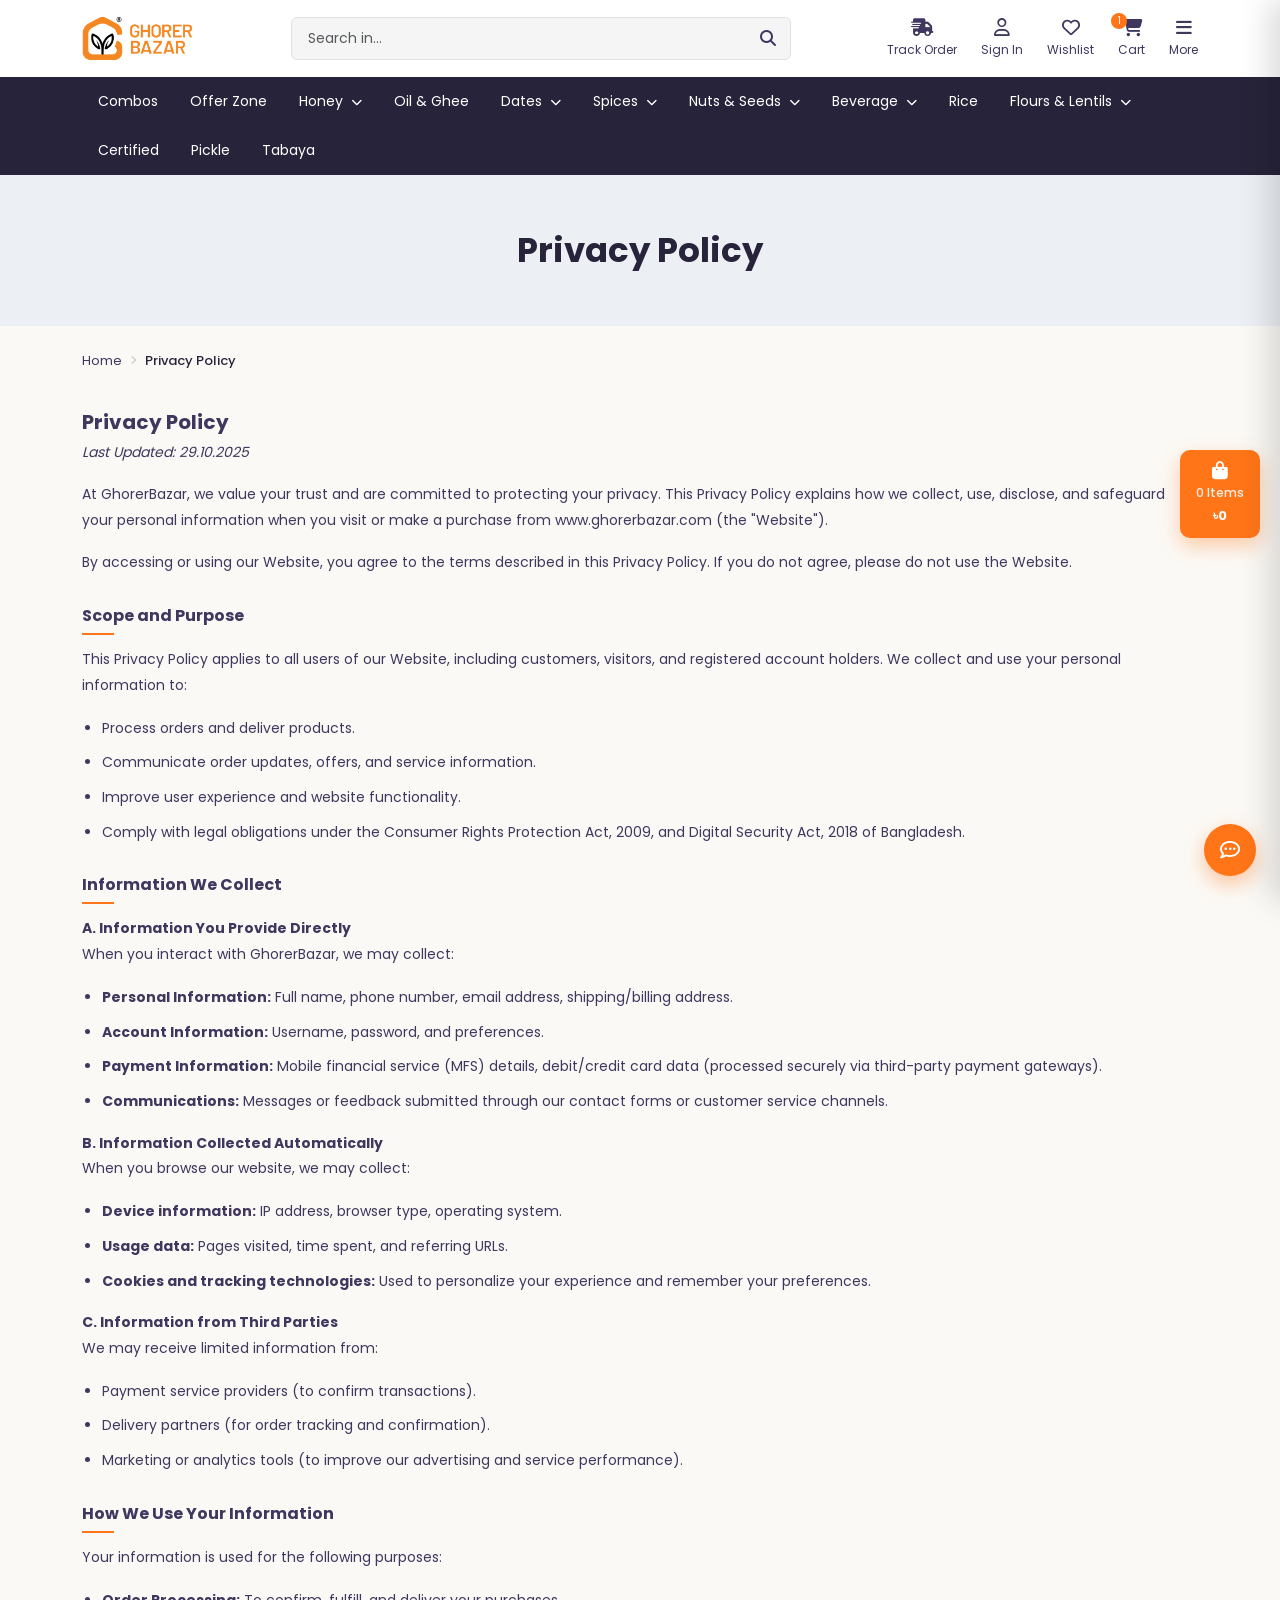
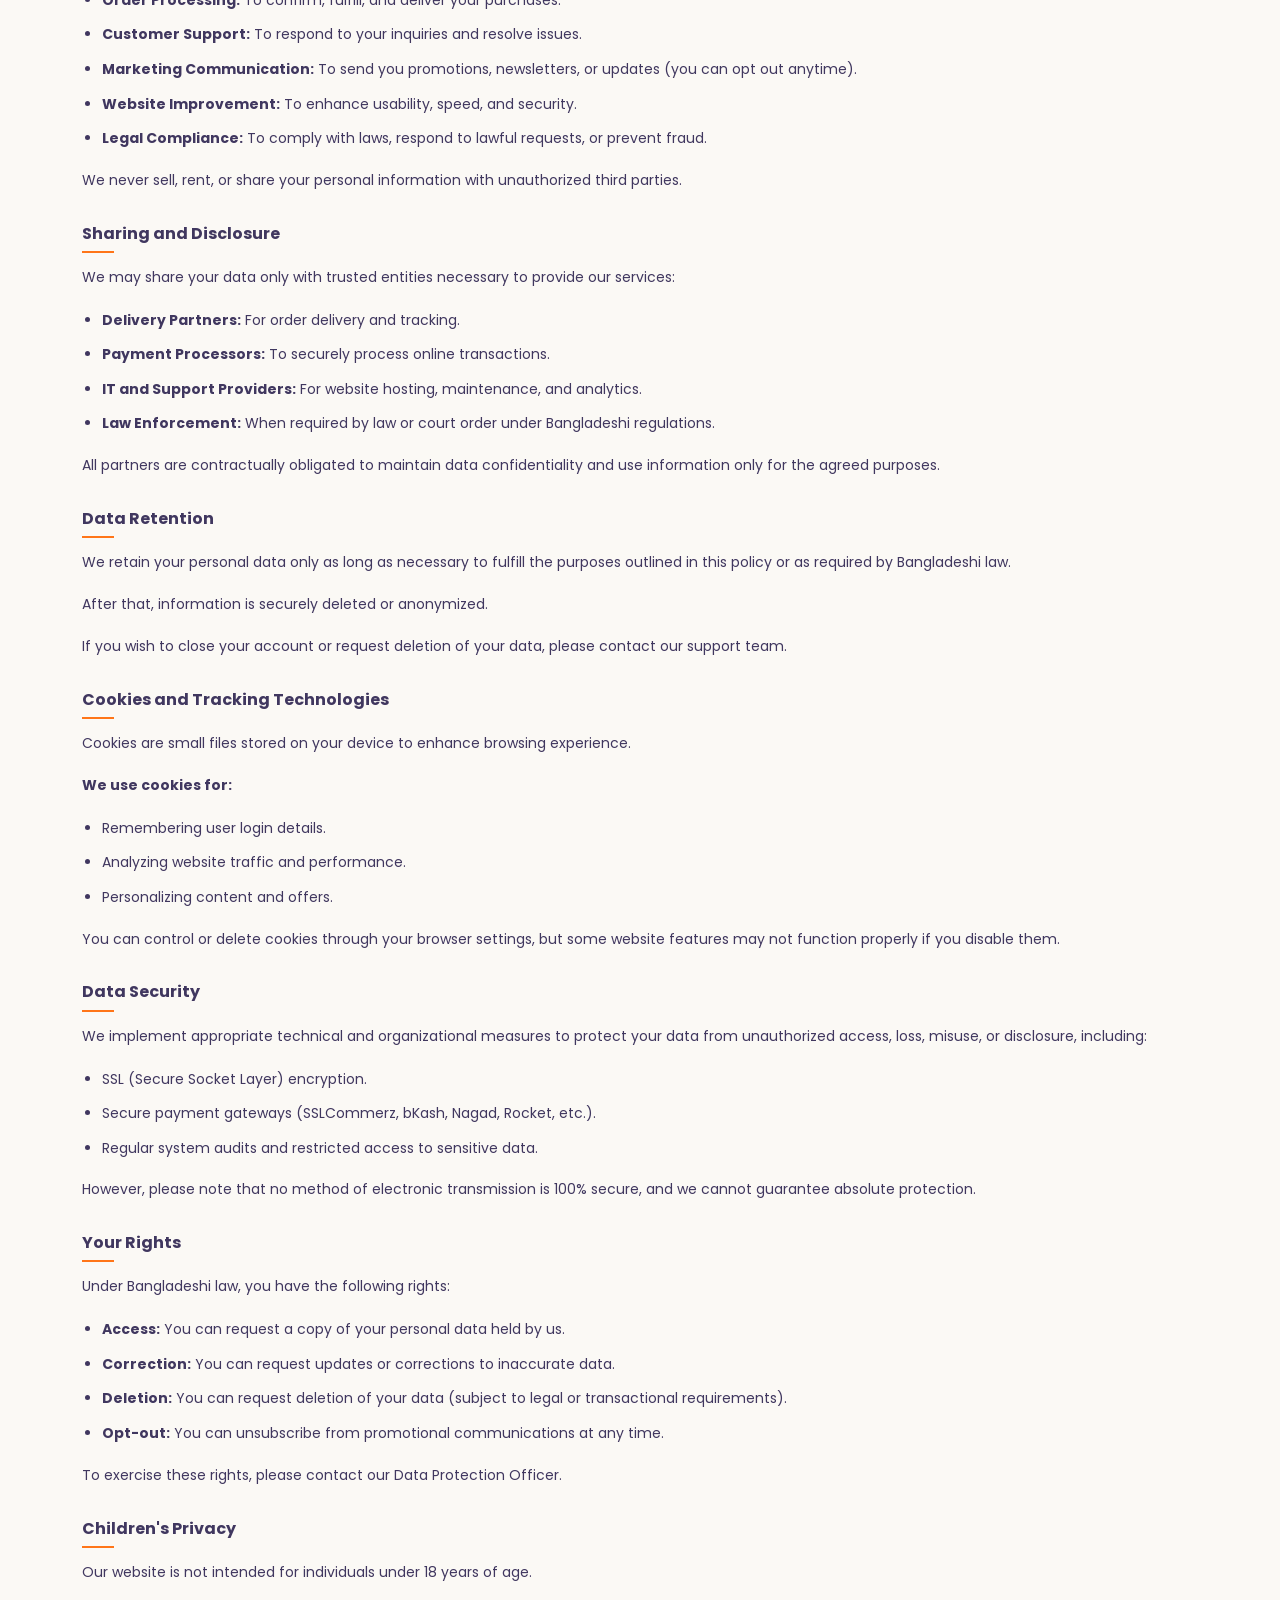
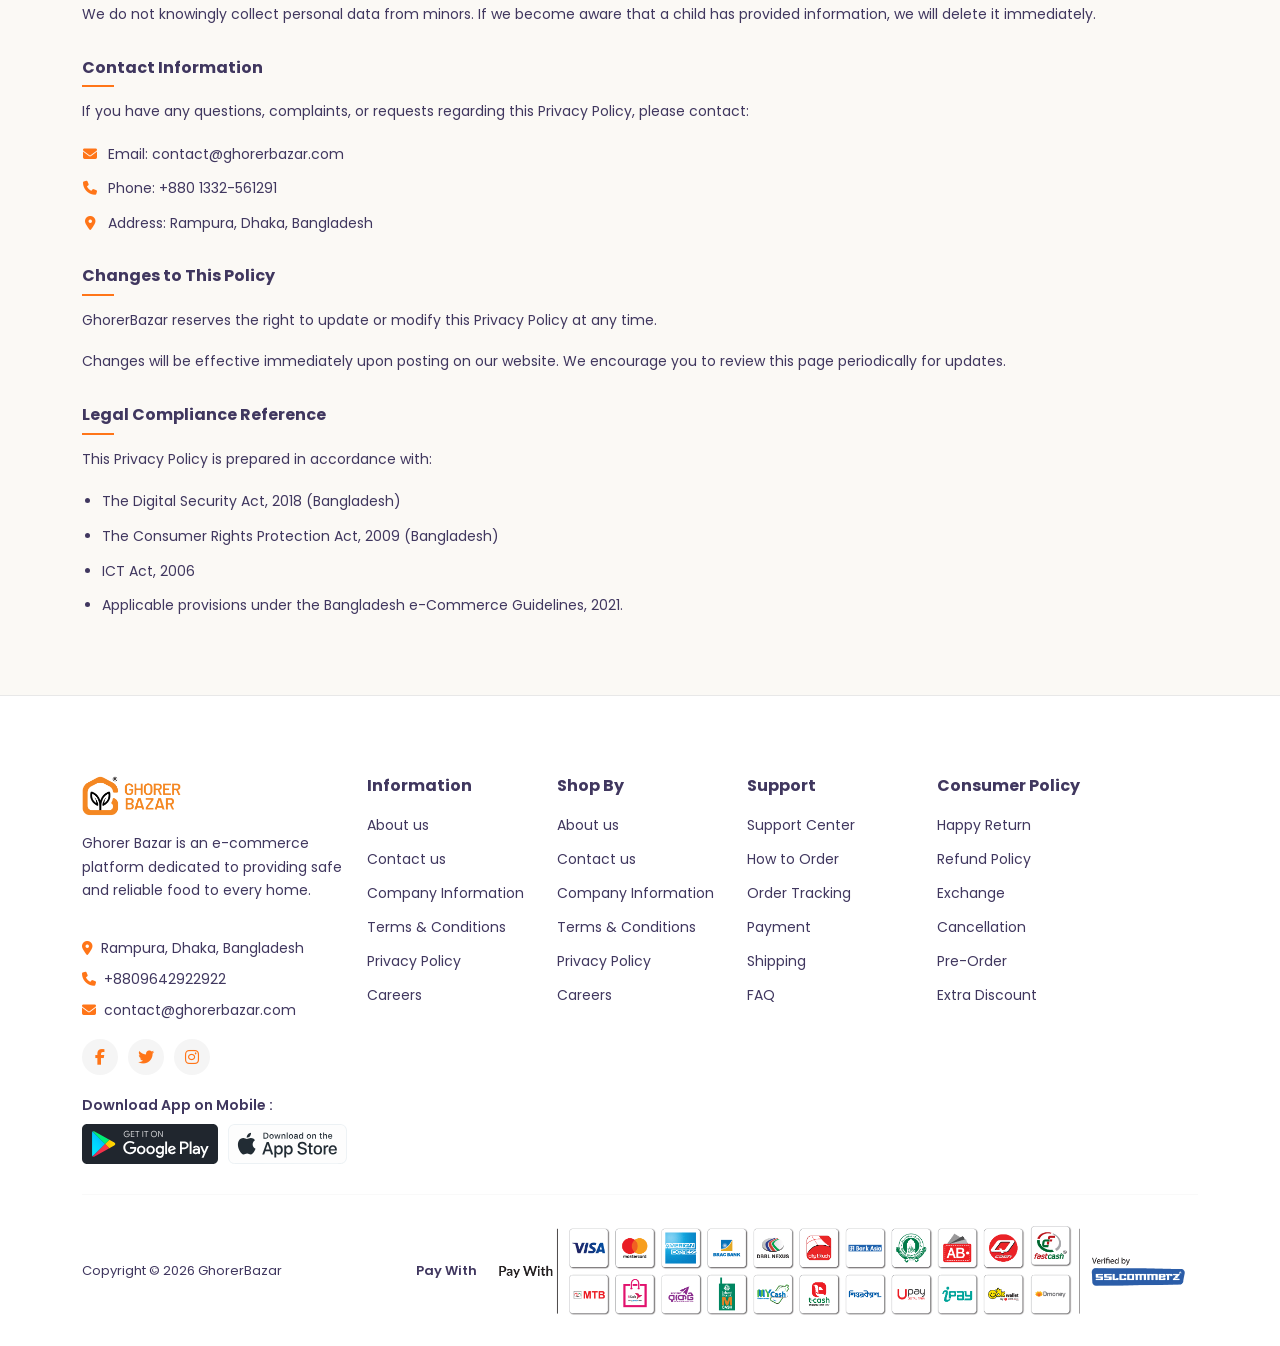
<file: privacy-policy.html>
<!DOCTYPE html>
<html lang="en">

<head>

    <meta charset="UTF-8">
    <meta name="viewport" content="width=device-width, initial-scale=1.0">
    <title>GhorerBazar - Organic Food Store"</title>
    <link rel="icon" href="asset/images/logo/favicon.png" type="image/x-icon">


    <!-- ========================================
         Bootstrap CSS
    ========================================= -->

    <link rel="stylesheet" href="asset/css/bootstrap.min.css">


    <!-- ========================================
         Google Font
    ========================================= -->

    <link rel="stylesheet" href="asset/css/font.css">


    <!-- ========================================
         Font Awesome
    ========================================= -->

    <link rel="stylesheet" href="asset/css/all.min.css">


    <!-- ========================================
         Swiper CSS
    ========================================= -->

    <link rel="stylesheet" href="asset/css/swiper-bundle.min.css">



    <!-- ========================================
         Custom CSS
    ========================================= -->

    <link rel="stylesheet" href="asset/css/style.css">

</head>


<body>

    <!-- ========================================
       Header Section Start
    ========================================= -->
    <header class="site-header">

        <!-- Top Row: Logo + Search + Icons -->
        <div class="header-top">
            <div class="container">
                <div class="d-flex align-items-center justify-content-between flex-wrap gap-3 py-3">

                    <!-- Logo -->
                    <a href="index.html" class="logo d-flex align-items-center gap-2">
                        <img src="asset/images/logo/logo.png" alt="Ghorer Bazar Logo" height="45">
                    </a>

                    <!-- Search Bar -->
                    <div class="search-box flex-grow-1">
                        <form class="d-flex">
                            <input type="text" class="form-control" placeholder="Search in...">
                            <button type="submit" class="search-btn">
                                <i class="fa-solid fa-magnifying-glass"></i>
                            </button>
                        </form>
                    </div>

                    <!-- Icon Links -->
                    <div class="header-icons d-flex align-items-center gap-4">

                        <a href="track-order.html" class="icon-link">
                            <i class="fa-solid fa-truck-fast"></i>
                            <span>Track Order</span>
                        </a>

                        <a href="login.html" class="icon-link">
                            <i class="fa-regular fa-user"></i>
                            <span>Sign In</span>
                        </a>

                        <a href="wishlist.html" class="icon-link">
                            <i class="fa-regular fa-heart"></i>
                            <span>Wishlist</span>
                        </a>

                        <a href="cart.html" class="icon-link position-relative">
                            <i class="fa-solid fa-cart-shopping"></i>
                            <span class="cart-count">1</span>
                            <span>Cart</span>
                        </a>

                        <div class="icon-link-dropdown">
                            <a href="#" class="icon-link">
                                <i class="fa-solid fa-bars"></i>
                                <span>More</span>
                            </a>
                            <ul class="more-dropdown-list">
                                <li><a href="about.html">About Us</a></li>
                                <li><a href="faq.html">FAQs</a></li>
                                <li><a href="contact.html">Contact Us</a></li>
                                <li><a href="careers.html">Careers</a></li>
                                <li><a href="tel:8809642922922"><i class="fa-solid fa-phone"></i> Call Us</a></li>
                                <li><a href="https://api.whatsapp.com/send"><i class="fa-brands fa-whatsapp"></i>
                                        WhatsApp</a></li>
                            </ul>
                        </div>

                    </div>

                </div>
            </div>
        </div>

        <!-- Bottom Row: Category Navigation -->
        <nav class="header-nav">
            <div class="container">
                <ul class="nav-menu d-flex align-items-center flex-wrap">

                    <li><a href="combos.html">Combos</a></li>
                    <li><a href="offer-zone.html">Offer Zone</a></li>

                    <li class="dropdown">
                        <a href="honey.html">Honey <i class="fa-solid fa-chevron-down"></i></a>
                        <ul class="dropdown-list">
                            <li><a href="#">Sundarban Honey</a></li>
                            <li><a href="#">Black Seed Honey</a></li>
                            <li><a href="#">Lychee Flower Honey</a></li>
                            <li><a href="#">Sidr Honey</a></li>
                        </ul>
                    </li>

                    <li><a href="oil-ghee.html">Oil & Ghee</a></li>

                    <li class="dropdown">
                        <a href="dates.html">Dates <i class="fa-solid fa-chevron-down"></i></a>
                        <ul class="dropdown-list">
                            <li><a href="#">Medjool</a></li>
                            <li><a href="#">Sukkari</a></li>
                            <li><a href="#">Ajwa</a></li>
                        </ul>
                    </li>

                    <li class="dropdown">
                        <a href="spices.html">Spices <i class="fa-solid fa-chevron-down"></i></a>
                        <ul class="dropdown-list">
                            <li><a href="#">Whole Spices</a></li>
                            <li><a href="#">Basic Spices</a></li>
                        </ul>
                    </li>

                    <li class="dropdown">
                        <a href="nuts-seeds.html">Nuts & Seeds <i class="fa-solid fa-chevron-down"></i></a>
                        <ul class="dropdown-list">
                            <li><a href="#">Nuts</a></li>
                            <li><a href="#">Seeds</a></li>
                        </ul>
                    </li>

                    <li class="dropdown">
                        <a href="beverage.html">Beverage <i class="fa-solid fa-chevron-down"></i></a>
                        <ul class="dropdown-list">
                            <li><a href="#">Tea</a></li>
                            <li><a href="#">Coffee</a></li>
                        </ul>
                    </li>

                    <li><a href="rice.html">Rice</a></li>

                    <li class="dropdown">
                        <a href="flours-lentils.html">Flours & Lentils <i class="fa-solid fa-chevron-down"></i></a>
                        <ul class="dropdown-list">
                            <li><a href="#">Flours</a></li>
                            <li><a href="#">Lentils</a></li>
                        </ul>
                    </li>

                    <li><a href="certified.html">Certified</a></li>
                    <li><a href="pickle.html">Pickle</a></li>
                    <li><a href="tabaya.html">Tabaya</a></li>

                </ul>
            </div>
        </nav>

    </header>
    <!-- ========================================
       Header Section End
    ========================================= -->

    <!-- ========================================
         Main Section Start
    ========================================= -->

   <main>

        <!-- ========================================
       Page Title Banner Start
    ========================================= -->
        <div class="page-title-banner">
            <div class="container">
                <h1>Privacy Policy</h1>
            </div>
        </div>
        <!-- ========================================
       Page Title Banner End
    ========================================= -->


        <!-- ========================================
       Breadcrumb Start
    ========================================= -->
        <div class="breadcrumb-bar">
            <div class="container">
                <nav class="breadcrumb-nav">
                    <a href="index.html">Home</a>
                    <i class="fa-solid fa-angle-right"></i>
                    <span>Privacy Policy</span>
                </nav>
            </div>
        </div>
        <!-- ========================================
       Breadcrumb End
    ========================================= -->


        <!-- ========================================
       Contact Content Section Start
    ========================================= -->
        <section class="terms-section">
            <div class="container">

                <h3 class="terms-main-title">Privacy Policy</h3>
                <p class="terms-updated">Last Updated: 29.10.2025</p>

                <p>At GhorerBazar, we value your trust and are committed to protecting your privacy. This
                    Privacy Policy explains how we collect, use, disclose, and safeguard your personal
                    information when you visit or make a purchase from www.ghorerbazar.com (the "Website").</p>

                <p>By accessing or using our Website, you agree to the terms described in this Privacy Policy.
                    If you do not agree, please do not use the Website.</p>

                <h4>Scope and Purpose</h4>
                <p>This Privacy Policy applies to all users of our Website, including customers, visitors, and
                    registered account holders. We collect and use your personal information to:</p>
                <ul class="terms-list">
                    <li>Process orders and deliver products.</li>
                    <li>Communicate order updates, offers, and service information.</li>
                    <li>Improve user experience and website functionality.</li>
                    <li>Comply with legal obligations under the Consumer Rights Protection Act, 2009, and
                        Digital Security Act, 2018 of Bangladesh.</li>
                </ul>

                <h4>Information We Collect</h4>
                <p><strong>A. Information You Provide Directly</strong><br>
                    When you interact with GhorerBazar, we may collect:</p>
                <ul class="terms-list">
                    <li><strong>Personal Information:</strong> Full name, phone number, email address,
                        shipping/billing address.</li>
                    <li><strong>Account Information:</strong> Username, password, and preferences.</li>
                    <li><strong>Payment Information:</strong> Mobile financial service (MFS) details,
                        debit/credit card data (processed securely via third-party payment gateways).</li>
                    <li><strong>Communications:</strong> Messages or feedback submitted through our contact
                        forms or customer service channels.</li>
                </ul>

                <p><strong>B. Information Collected Automatically</strong><br>
                    When you browse our website, we may collect:</p>
                <ul class="terms-list">
                    <li><strong>Device information:</strong> IP address, browser type, operating system.</li>
                    <li><strong>Usage data:</strong> Pages visited, time spent, and referring URLs.</li>
                    <li><strong>Cookies and tracking technologies:</strong> Used to personalize your experience
                        and remember your preferences.</li>
                </ul>

                <p><strong>C. Information from Third Parties</strong><br>
                    We may receive limited information from:</p>
                <ul class="terms-list">
                    <li>Payment service providers (to confirm transactions).</li>
                    <li>Delivery partners (for order tracking and confirmation).</li>
                    <li>Marketing or analytics tools (to improve our advertising and service performance).</li>
                </ul>

                <h4>How We Use Your Information</h4>
                <p>Your information is used for the following purposes:</p>
                <ul class="terms-list">
                    <li><strong>Order Processing:</strong> To confirm, fulfill, and deliver your purchases.</li>
                    <li><strong>Customer Support:</strong> To respond to your inquiries and resolve issues.</li>
                    <li><strong>Marketing Communication:</strong> To send you promotions, newsletters, or
                        updates (you can opt out anytime).</li>
                    <li><strong>Website Improvement:</strong> To enhance usability, speed, and security.</li>
                    <li><strong>Legal Compliance:</strong> To comply with laws, respond to lawful requests, or
                        prevent fraud.</li>
                </ul>
                <p>We never sell, rent, or share your personal information with unauthorized third parties.</p>

                <h4>Sharing and Disclosure</h4>
                <p>We may share your data only with trusted entities necessary to provide our services:</p>
                <ul class="terms-list">
                    <li><strong>Delivery Partners:</strong> For order delivery and tracking.</li>
                    <li><strong>Payment Processors:</strong> To securely process online transactions.</li>
                    <li><strong>IT and Support Providers:</strong> For website hosting, maintenance, and
                        analytics.</li>
                    <li><strong>Law Enforcement:</strong> When required by law or court order under Bangladeshi
                        regulations.</li>
                </ul>
                <p>All partners are contractually obligated to maintain data confidentiality and use
                    information only for the agreed purposes.</p>

                <h4>Data Retention</h4>
                <p>We retain your personal data only as long as necessary to fulfill the purposes outlined in
                    this policy or as required by Bangladeshi law.</p>
                <p>After that, information is securely deleted or anonymized.</p>
                <p>If you wish to close your account or request deletion of your data, please contact our
                    support team.</p>

                <h4>Cookies and Tracking Technologies</h4>
                <p>Cookies are small files stored on your device to enhance browsing experience.</p>
                <p><strong>We use cookies for:</strong></p>
                <ul class="terms-list">
                    <li>Remembering user login details.</li>
                    <li>Analyzing website traffic and performance.</li>
                    <li>Personalizing content and offers.</li>
                </ul>
                <p>You can control or delete cookies through your browser settings, but some website features
                    may not function properly if you disable them.</p>

                <h4>Data Security</h4>
                <p>We implement appropriate technical and organizational measures to protect your data from
                    unauthorized access, loss, misuse, or disclosure, including:</p>
                <ul class="terms-list">
                    <li>SSL (Secure Socket Layer) encryption.</li>
                    <li>Secure payment gateways (SSLCommerz, bKash, Nagad, Rocket, etc.).</li>
                    <li>Regular system audits and restricted access to sensitive data.</li>
                </ul>
                <p>However, please note that no method of electronic transmission is 100% secure, and we cannot
                    guarantee absolute protection.</p>

                <h4>Your Rights</h4>
                <p>Under Bangladeshi law, you have the following rights:</p>
                <ul class="terms-list">
                    <li><strong>Access:</strong> You can request a copy of your personal data held by us.</li>
                    <li><strong>Correction:</strong> You can request updates or corrections to inaccurate
                        data.</li>
                    <li><strong>Deletion:</strong> You can request deletion of your data (subject to legal or
                        transactional requirements).</li>
                    <li><strong>Opt-out:</strong> You can unsubscribe from promotional communications at any
                        time.</li>
                </ul>
                <p>To exercise these rights, please contact our Data Protection Officer.</p>

                <h4>Children's Privacy</h4>
                <p>Our website is not intended for individuals under 18 years of age.</p>
                <p>We do not knowingly collect personal data from minors. If we become aware that a child has
                    provided information, we will delete it immediately.</p>

                <h4>Contact Information</h4>
                <p>If you have any questions, complaints, or requests regarding this Privacy Policy, please
                    contact:</p>
                <ul class="terms-list terms-contact-list">
                    <li><i class="fa-solid fa-envelope"></i> Email: contact@ghorerbazar.com</li>
                    <li><i class="fa-solid fa-phone"></i> Phone: +880 1332-561291</li>
                    <li><i class="fa-solid fa-location-dot"></i> Address: Rampura, Dhaka, Bangladesh</li>
                </ul>

                <h4>Changes to This Policy</h4>
                <p>GhorerBazar reserves the right to update or modify this Privacy Policy at any time.</p>
                <p>Changes will be effective immediately upon posting on our website. We encourage you to
                    review this page periodically for updates.</p>

                <h4>Legal Compliance Reference</h4>
                <p>This Privacy Policy is prepared in accordance with:</p>
                <ul class="terms-list">
                    <li>The Digital Security Act, 2018 (Bangladesh)</li>
                    <li>The Consumer Rights Protection Act, 2009 (Bangladesh)</li>
                    <li>ICT Act, 2006</li>
                    <li>Applicable provisions under the Bangladesh e-Commerce Guidelines, 2021.</li>
                </ul>

            </div>
        </section>
        <!-- ========================================
       Contact Content Section End
    ========================================= -->

    </main>

    <!-- ========================================
         Main Section End
    ========================================= -->


    <!-- ========================================
         Footer Section Start
    ========================================= -->

    <footer class="site-footer">

        <div class="container">
            <div class="footer-main">
                <div class="row g-4">

                    <!-- Company Info -->
                    <div class="col-lg-3 col-md-6">
                        <div class="footer-widget">

                            <a href="index.html" class="footer-logo d-flex align-items-center gap-2">
                                <img src="asset/images/logo/logo.png" alt="Ghorer Bazar Logo" height="40">
                            </a>

                            <p>Ghorer Bazar is an e-commerce platform dedicated to providing safe and reliable food to
                                every home.</p>

                            <ul class="footer-contact">
                                <li><i class="fa-solid fa-location-dot"></i> Rampura, Dhaka, Bangladesh</li>
                                <li><i class="fa-solid fa-phone"></i> +8809642922922</li>
                                <li><i class="fa-solid fa-envelope"></i> contact@ghorerbazar.com</li>
                            </ul>

                            <div class="footer-social">
                                <a href="#"><i class="fa-brands fa-facebook-f"></i></a>
                                <a href="#"><i class="fa-brands fa-twitter"></i></a>
                                <a href="#"><i class="fa-brands fa-instagram"></i></a>
                            </div>

                            <div class="app-download">
                                <h4>Download App on Mobile :</h4>
                                <div class="app-download-links">
                                    <a href="#"><img src="asset/images/footer/google-play.svg" alt="Google Play"></a>
                                    <a href="#"><img src="asset/images/footer/app-store.svg" alt="App Store"></a>
                                </div>
                            </div>

                        </div>
                    </div>

                    <!-- Information -->
                    <div class="col-lg-2 col-md-6 col-6">
                        <div class="footer-widget">
                            <h4>Information</h4>
                              <ul>
                                <li><a href="about.html">About us</a></li>
                                <li><a href="contact.html">Contact us</a></li>
                                <li><a href="company-information.html">Company Information</a></li>
                                <li><a href="terms-conditions.html">Terms & Conditions</a></li>
                                <li><a href="privacy-policy.html">Privacy Policy</a></li>
                                <li><a href="careers.html">Careers</a></li>
                            </ul>
                        </div>
                    </div>

                    <!-- Shop By -->
                    <div class="col-lg-2 col-md-6 col-6">
                        <div class="footer-widget">
                            <h4>Shop By</h4>
                           <ul>
                                <li><a href="about.html">About us</a></li>
                                <li><a href="contact.html">Contact us</a></li>
                                <li><a href="company-information.html">Company Information</a></li>
                                <li><a href="terms-conditions.html">Terms & Conditions</a></li>
                                <li><a href="privacy-policy.html">Privacy Policy</a></li>
                                <li><a href="careers.html">Careers</a></li>
                            </ul>
                        </div>
                    </div>

                    <!-- Support -->
                    <div class="col-lg-2 col-md-6 col-6">
                        <div class="footer-widget">
                            <h4>Support</h4>
                            <ul>
                                <li><a href="#">Support Center</a></li>
                                <li><a href="#">How to Order</a></li>
                                <li><a href="track-order.html">Order Tracking</a></li>
                                <li><a href="#">Payment</a></li>
                                <li><a href="#">Shipping</a></li>
                                <li><a href="faq.html">FAQ</a></li>
                            </ul>
                        </div>
                    </div>

                    <!-- Consumer Policy -->
                    <div class="col-lg-3 col-md-6 col-6">
                        <div class="footer-widget">
                            <h4>Consumer Policy</h4>
                            <ul>
                                <li><a href="#">Happy Return</a></li>
                                <li><a href="#">Refund Policy</a></li>
                                <li><a href="#">Exchange</a></li>
                                <li><a href="#">Cancellation</a></li>
                                <li><a href="#">Pre-Order</a></li>
                                <li><a href="#">Extra Discount</a></li>
                            </ul>
                        </div>
                    </div>

                </div>
            </div>

            <hr class="footer-divider">

            <!-- Bottom Bar -->
            <div class="footer-bottom">
                <div class="d-flex align-items-center justify-content-between flex-wrap gap-3">

                    <p>Copyright &copy; 2026 GhorerBazar</p>

                    <div class="d-flex align-items-center gap-2 flex-wrap">
                        <span class="pay-with-text">Pay With</span>
                        <img src="asset/images/footer/sslcommerz.png" alt="Verified by SSLCommerz" class="ssl-badge">
                    </div>

                </div>
            </div>

        </div>

    </footer>

    <!-- ========================================
         Footer Section End
    ========================================= -->


    <!-- ========================================
     Floating Cart Summary (Trigger)
======================================== -->
    <div class="floating-cart" id="floatingCart">
        <button type="button" class="floating-cart-link" id="cartTriggerBtn">
            <i class="fa-solid fa-bag-shopping"></i>
            <span class="floating-cart-count" id="floatingCartCount">0 Items</span>
            <span class="floating-cart-total" id="floatingCartTotal">৳0.00</span>
        </button>
    </div>

    <!-- ========================================
     Cart Offcanvas Sidebar
======================================== -->
    <div class="cart-overlay" id="cartOverlay"></div>

    <div class="cart-offcanvas" id="cartOffcanvas">

        <div class="cart-offcanvas-header">
            <h3><i class="fa-solid fa-bag-shopping"></i> My Cart</h3>
            <button type="button" class="cart-close-btn" id="cartCloseBtn">
                <i class="fa-solid fa-xmark"></i>
            </button>
        </div>

        <div class="cart-offcanvas-body" id="cartItemsContainer">
            <!-- Cart items dynamically render hobe -->
        </div>

        <div class="cart-offcanvas-empty" id="cartEmptyState">
            <i class="fa-solid fa-bag-shopping"></i>
            <p>Your cart is empty</p>
            <span>Add some products to get started</span>
        </div>

        <div class="cart-offcanvas-footer" id="cartFooter">
            <div class="cart-subtotal-row">
                <span>Subtotal</span>
                <span id="cartSubtotal">৳0.00</span>
            </div>
            <a href="checkout.html" class="btn-checkout">Proceed to Checkout</a>
        </div>

    </div>

    <!-- ========================================
     Scroll To Top Button with Progress Ring
======================================== -->
    <button type="button" id="scroll-top" class="scroll-top-btn" aria-label="Scroll to top">
        <svg class="scroll-progress-ring" width="46" height="46" viewBox="0 0 46 46">
            <circle class="scroll-progress-ring__bg" cx="23" cy="23" r="20"></circle>
            <circle class="scroll-progress-ring__fill" cx="23" cy="23" r="20"></circle>
        </svg>
        <i class="fa-solid fa-arrow-up"></i>
    </button>


    <!-- ========================================
     Chat Widget (Message Section)
======================================== -->
    <div class="chat-widget closed" id="chatWidget">

        <!-- Welcome Popup Card -->
        <div class="chat-popup-card hidden" id="chatPopupCard">

            <div class="chat-popup-header">
                <div class="chat-popup-logo">
                    <img src="asset/images/logo/favicon.png" alt="Ghorer Bazar">
                </div>
            </div>

            <div class="chat-popup-body">
                <h3>আসসালামু আলাইকুম, ঘরেরবাজারে স্বাগতম।</h3>
                <p>আপনাকে কিভাবে সহযোগিতা করতে পারি?</p>
            </div>

            <a href="https://api.whatsapp.com/send" target="_blank" class="chat-popup-reply">
                <i class="fa-regular fa-comment-dots"></i>
                <div>
                    <span class="reply-title">মেসেজ করুন।</span>
                    <span class="reply-subtitle">Typically replies in 1 minutes</span>
                </div>
            </a>

            <div class="chat-popup-footer">
                Powered by <strong>Ghorer Bazar Chat</strong>
            </div>

        </div>

        <!-- Toggle Button -->
        <button type="button" class="chat-toggle-btn" id="chatToggleBtn" aria-label="Toggle chat">
            <i class="fa-solid fa-chevron-down chat-icon-close"></i>
            <i class="fa-regular fa-comment-dots chat-icon-open"></i>
        </button>

    </div>

    <!-- ========================================
       Swiper JS (age load korte hobe)
    ========================================= -->
    <script src="asset/js/swiper-bundle.min.js"></script>


    <!-- ========================================
       Bootstrap JS
    ========================================= -->
    <script src="asset/js/bootstrap.bundle.min.js"></script>


    <!-- ========================================
       Custom JS (shob shesh e - karon eta onno library gulo use kore)
    ========================================= -->
    <script src="asset/js/script.js"></script>


</body>

</html>
</file>
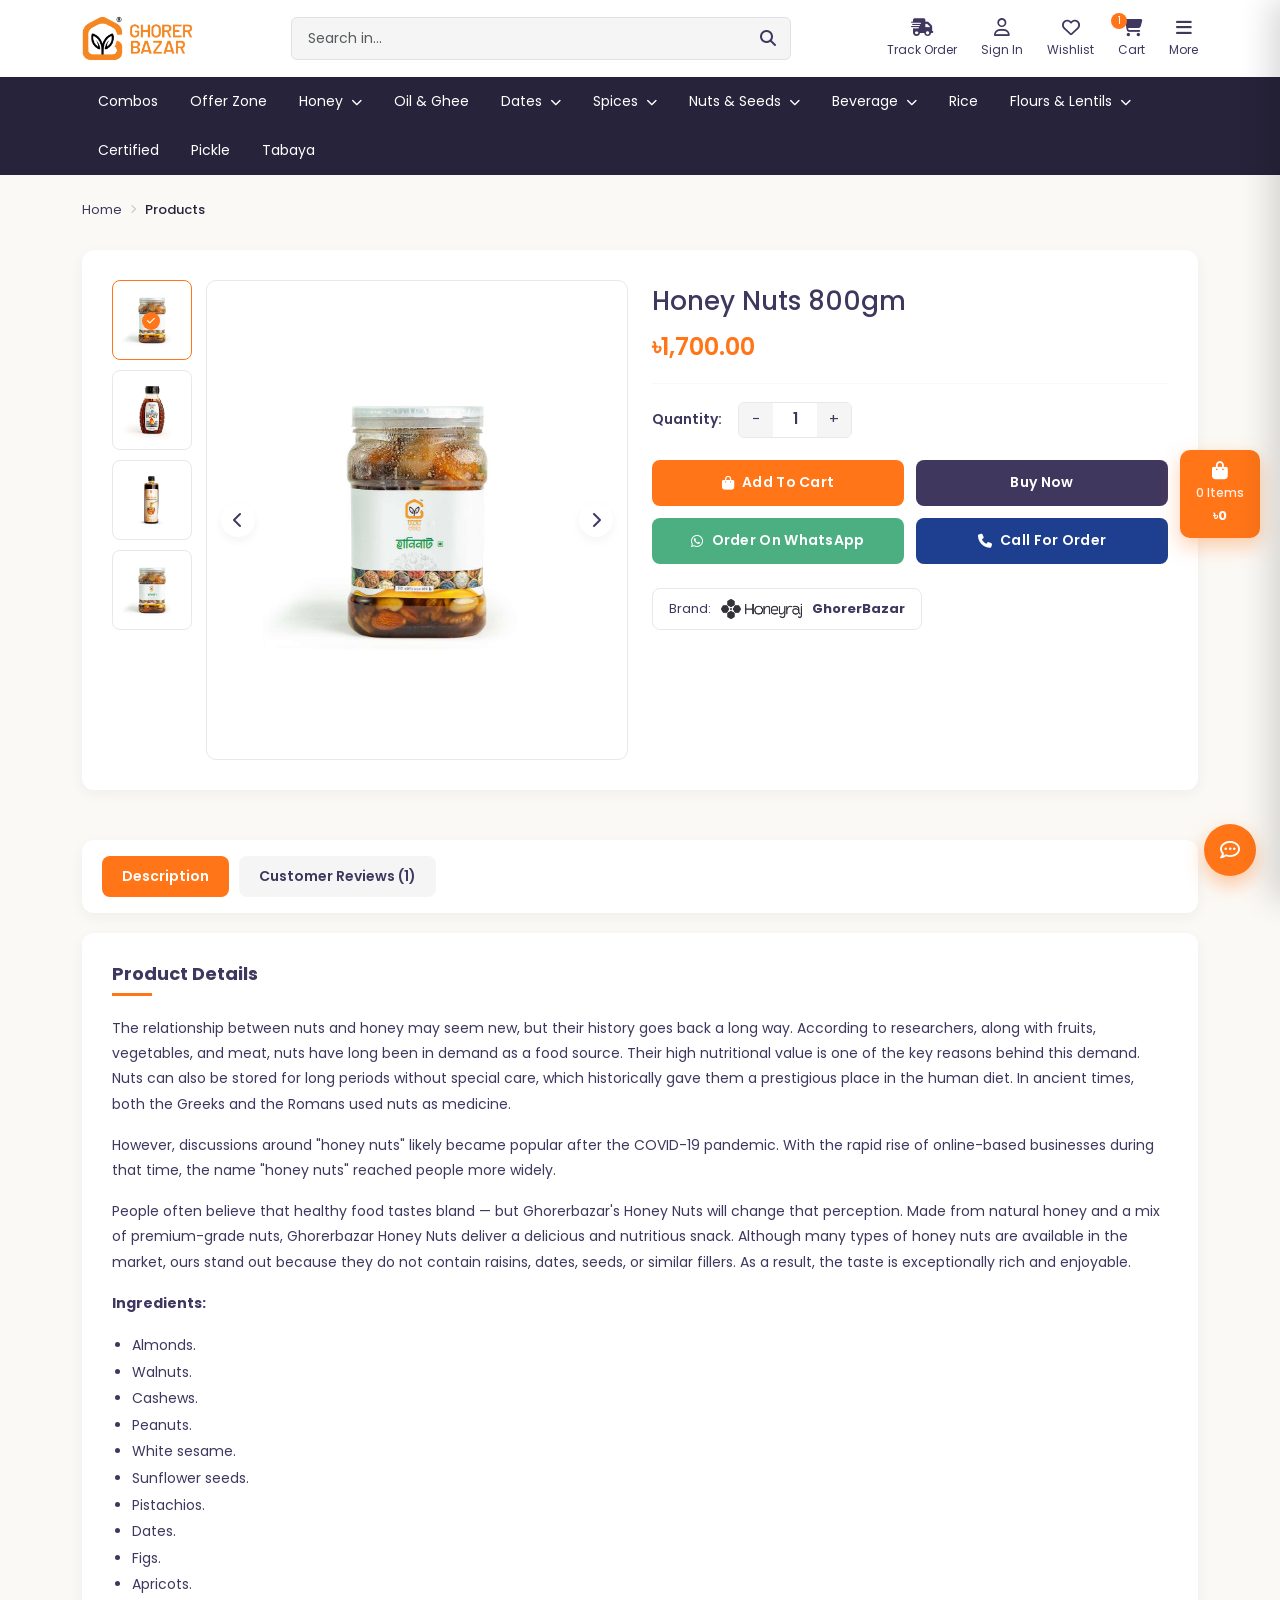
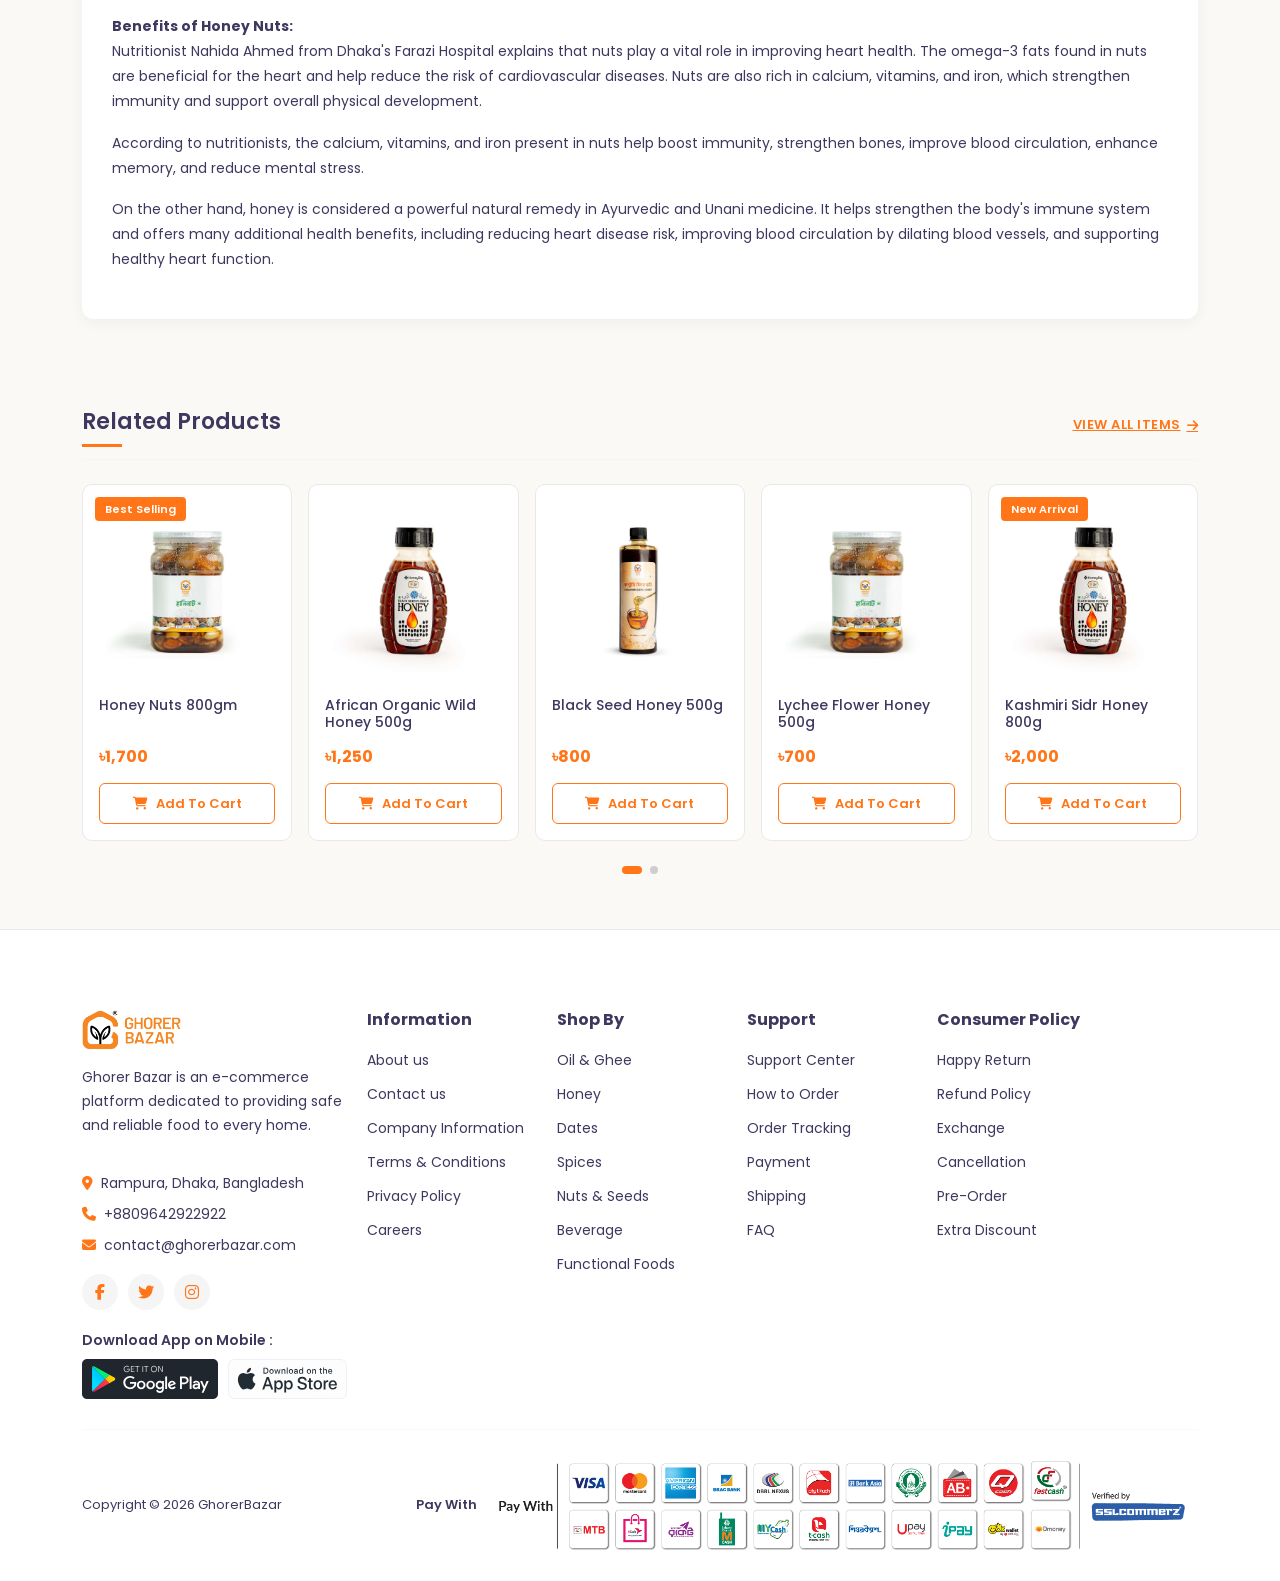
<file: product-details.html>
<!DOCTYPE html>
<html lang="en">

<head>

    <meta charset="UTF-8">

    <meta name="viewport" content="width=device-width, initial-scale=1.0">

    <title>GhorerBazar - Organic Food Store"</title>

    <link rel="icon" href="asset/images/logo/favicon.png" type="image/x-icon">


    <!-- ========================================
         Bootstrap CSS
    ========================================= -->

    <link rel="stylesheet" href="asset/css/bootstrap.min.css">


    <!-- ========================================
         Google Font
    ========================================= -->

    <link rel="stylesheet" href="asset/css/font.css">


    <!-- ========================================
         Font Awesome
    ========================================= -->

    <link rel="stylesheet" href="asset/css/all.min.css">


    <!-- ========================================
         Swiper CSS
    ========================================= -->

    <link rel="stylesheet" href="asset/css/swiper-bundle.min.css">



    <!-- ========================================
         Custom CSS
    ========================================= -->

    <link rel="stylesheet" href="asset/css/style.css">

</head>


<body>



    <!-- ========================================
       Header Section Start
    ========================================= -->
    <header class="site-header">

        <!-- Top Row: Logo + Search + Icons -->
        <div class="header-top">
            <div class="container">
                <div class="d-flex align-items-center justify-content-between flex-wrap gap-3 py-3">

                    <!-- Logo -->
                    <a href="index.html" class="logo d-flex align-items-center gap-2">
                        <img src="asset/images/logo/logo.png" alt="Ghorer Bazar Logo" height="45">
                    </a>

                    <!-- Search Bar -->
                    <div class="search-box flex-grow-1">
                        <form class="d-flex">
                            <input type="text" class="form-control" placeholder="Search in...">
                            <button type="submit" class="search-btn">
                                <i class="fa-solid fa-magnifying-glass"></i>
                            </button>
                        </form>
                    </div>

                    <!-- Icon Links -->
                    <div class="header-icons d-flex align-items-center gap-4">

                        <a href="track-order.html" class="icon-link">
                            <i class="fa-solid fa-truck-fast"></i>
                            <span>Track Order</span>
                        </a>

                        <a href="login.html" class="icon-link">
                            <i class="fa-regular fa-user"></i>
                            <span>Sign In</span>
                        </a>

                        <a href="wishlist.html" class="icon-link">
                            <i class="fa-regular fa-heart"></i>
                            <span>Wishlist</span>
                        </a>

                        <a href="cart.html" class="icon-link position-relative">
                            <i class="fa-solid fa-cart-shopping"></i>
                            <span class="cart-count">1</span>
                            <span>Cart</span>
                        </a>

                        <div class="icon-link-dropdown">
                            <a href="#" class="icon-link">
                                <i class="fa-solid fa-bars"></i>
                                <span>More</span>
                            </a>
                            <ul class="more-dropdown-list">
                                <li><a href="about.html">About Us</a></li>
                                <li><a href="faq.html">FAQs</a></li>
                                <li><a href="contact.html">Contact Us</a></li>
                                <li><a href="careers.html">Careers</a></li>
                                <li><a href="tel:8809642922922"><i class="fa-solid fa-phone"></i> Call Us</a></li>
                                <li><a href="https://api.whatsapp.com/send"><i class="fa-brands fa-whatsapp"></i>
                                        WhatsApp</a></li>
                            </ul>
                        </div>

                    </div>

                </div>
            </div>
        </div>

        <!-- Bottom Row: Category Navigation -->
        <nav class="header-nav">
            <div class="container">
                <ul class="nav-menu d-flex align-items-center flex-wrap">

                    <li><a href="combos.html">Combos</a></li>
                    <li><a href="offer-zone.html">Offer Zone</a></li>

                    <li class="dropdown">
                        <a href="honey.html">Honey <i class="fa-solid fa-chevron-down"></i></a>
                        <ul class="dropdown-list">
                            <li><a href="#">Sundarban Honey</a></li>
                            <li><a href="#">Black Seed Honey</a></li>
                            <li><a href="#">Lychee Flower Honey</a></li>
                            <li><a href="#">Sidr Honey</a></li>
                        </ul>
                    </li>

                    <li><a href="oil-ghee.html">Oil & Ghee</a></li>


                    <li class="dropdown">
                        <a href="dates.html">Dates <i class="fa-solid fa-chevron-down"></i></a>
                        <ul class="dropdown-list">
                            <li><a href="#">Medjool</a></li>
                            <li><a href="#">Sukkari</a></li>
                            <li><a href="#">Ajwa</a></li>
                        </ul>
                    </li>
                    

                    <li class="dropdown">
                        <a href="spices.html">Spices <i class="fa-solid fa-chevron-down"></i></a>
                        <ul class="dropdown-list">
                            <li><a href="#">Whole Spices</a></li>
                            <li><a href="#">Basic Spices</a></li>
                        </ul>
                    </li>

                    <li class="dropdown">
                        <a href="nuts-seeds.html">Nuts & Seeds <i class="fa-solid fa-chevron-down"></i></a>
                        <ul class="dropdown-list">
                            <li><a href="#">Nuts</a></li>
                            <li><a href="#">Seeds</a></li>
                        </ul>
                    </li>

                    <li class="dropdown">
                        <a href="beverage.html">Beverage <i class="fa-solid fa-chevron-down"></i></a>
                        <ul class="dropdown-list">
                            <li><a href="#">Tea</a></li>
                            <li><a href="#">Coffee</a></li>
                        </ul>
                    </li>

                    <li><a href="rice.html">Rice</a></li>

                    <li class="dropdown">
                        <a href="flours-lentils.html">Flours & Lentils <i class="fa-solid fa-chevron-down"></i></a>
                        <ul class="dropdown-list">
                            <li><a href="#">Flours</a></li>
                            <li><a href="#">Lentils</a></li>
                        </ul>
                    </li>

                    <li><a href="certified.html">Certified</a></li>
                    <li><a href="pickle.html">Pickle</a></li>
                    <li><a href="tabaya.html">Tabaya</a></li>

                </ul>
            </div>
        </nav>

    </header>
    <!-- ========================================
       Header Section End
    ========================================= -->



    <main>


        <!-- ========================================
       Breadcrumb Start
    ========================================= -->
        <div class="breadcrumb-bar">
            <div class="container">
                <nav class="breadcrumb-nav">
                    <a href="index.html">Home</a>
                    <i class="fa-solid fa-angle-right"></i>
                    <span>Products</span>
                </nav>
            </div>
        </div>
        <!-- ========================================
       Breadcrumb End
    ========================================= -->

        <!-- ========================================
   Product Details Section Start
======================================== -->
        <section class="product-details-section">
            <div class="container">
                <div class="product-details-wrap">
                    <div class="row g-4">

                        <!-- Left: Gallery -->
                        <div class="col-lg-6">
                            <div class="product-gallery">

                                <!-- Thumbnails -->
                                <div class="gallery-thumbs">
                                    <div class="thumb-item active">
                                        <img src="asset/images/products/product_1.jpg" alt="Honey Nuts 800gm">
                                    </div>
                                    <div class="thumb-item">
                                        <img src="asset/images/products/product_2.jpg" alt="Honey Nuts 800gm">
                                    </div>
                                    <div class="thumb-item">
                                        <img src="asset/images/products/product_3.jpg" alt="Honey Nuts 800gm">
                                    </div>
                                    <div class="thumb-item">
                                        <img src="asset/images/products/product_1.jpg" alt="Honey Nuts 800gm">
                                    </div>
                                </div>

                                <!-- Main Image -->
                                <div class="gallery-main">
                                    <button type="button" class="gallery-nav gallery-prev">
                                        <i class="fa-solid fa-chevron-left"></i>
                                    </button>

                                    <img src="asset/images/products/product_1.jpg" alt="Honey Nuts 800gm"
                                        id="mainProductImg">

                                    <button type="button" class="gallery-nav gallery-next">
                                        <i class="fa-solid fa-chevron-right"></i>
                                    </button>
                                </div>

                            </div>
                        </div>

                        <!-- Right: Info -->
                        <div class="col-lg-6">
                            <div class="product-details-info">

                                <h1 class="pd-title">Honey Nuts 800gm</h1>

                                <div class="pd-price">৳1,700.00</div>

                                <hr class="pd-divider">

                                <!-- Quantity -->
                                <div class="pd-qty-row">
                                    <span class="pd-qty-label">Quantity:</span>
                                    <div class="qty-stepper pd-qty-stepper">
                                        <button type="button" id="pdQtyMinus">−</button>
                                        <span id="pdQtyValue">1</span>
                                        <button type="button" id="pdQtyPlus">+</button>
                                    </div>
                                </div>

                                <!-- Action Buttons -->
                                <div class="pd-actions">
                                    <button type="button" class="pd-btn pd-btn-cart">
                                        <i class="fa-solid fa-bag-shopping"></i> Add To Cart
                                    </button>
                                    <button type="button" class="pd-btn pd-btn-buy">
                                        Buy Now
                                    </button>
                                    <a href="https://api.whatsapp.com/send" target="_blank"
                                        class="pd-btn pd-btn-whatsapp">
                                        <i class="fa-brands fa-whatsapp"></i> Order On WhatsApp
                                    </a>
                                    <a href="tel:8809642922922" class="pd-btn pd-btn-call">
                                        <i class="fa-solid fa-phone"></i> Call For Order
                                    </a>
                                </div>

                                <!-- Brand -->
                                <div class="pd-brand-box">
                                    <span>Brand:</span>
                                    <img src="asset/images/brands/brand_1.png" alt="GhorerBazar">
                                    <strong>GhorerBazar</strong>
                                </div>

                            </div>
                        </div>

                    </div>
                </div>
            </div>
        </section>
        <!-- ========================================
   Product Details Section End
======================================== -->


        <!-- ========================================
   Product Tabs Section (Description / Reviews) Start
======================================== -->
        <section class="product-tabs-section">
            <div class="container">

                <!-- Tab Buttons -->
                <div class="pd-tabs-nav">
                    <button type="button" class="pd-tab-btn active" data-tab="description">
                        Description
                    </button>
                    <button type="button" class="pd-tab-btn" data-tab="reviews">
                        Customer Reviews (1)
                    </button>
                </div>

                <!-- Tab Content: Description -->
                <div class="pd-tab-content active" id="tab-description">

                    <h3 class="pd-tab-title">Product Details</h3>

                    <p>The relationship between nuts and honey may seem new, but their history goes back a long way.
                        According to researchers, along with fruits, vegetables, and meat, nuts have long been in
                        demand as a food source. Their high nutritional value is one of the key reasons behind this
                        demand. Nuts can also be stored for long periods without special care, which historically
                        gave them a prestigious place in the human diet. In ancient times, both the Greeks and the
                        Romans used nuts as medicine.</p>

                    <p>However, discussions around "honey nuts" likely became popular after the COVID-19 pandemic.
                        With the rapid rise of online-based businesses during that time, the name "honey nuts"
                        reached people more widely.</p>

                    <p>People often believe that healthy food tastes bland — but Ghorerbazar's Honey Nuts will change
                        that perception. Made from natural honey and a mix of premium-grade nuts, Ghorerbazar Honey
                        Nuts deliver a delicious and nutritious snack. Although many types of honey nuts are
                        available in the market, ours stand out because they do not contain raisins, dates, seeds, or
                        similar fillers. As a result, the taste is exceptionally rich and enjoyable.</p>

                    <p><strong>Ingredients:</strong></p>

                    <ul class="pd-tab-list">
                        <li>Almonds.</li>
                        <li>Walnuts.</li>
                        <li>Cashews.</li>
                        <li>Peanuts.</li>
                        <li>White sesame.</li>
                        <li>Sunflower seeds.</li>
                        <li>Pistachios.</li>
                        <li>Dates.</li>
                        <li>Figs.</li>
                        <li>Apricots.</li>
                    </ul>

                    <p>
                        <strong>Benefits of Honey Nuts:</strong>
                        <br>
                        Nutritionist Nahida Ahmed from Dhaka's Farazi Hospital explains that nuts play a vital role
                        in improving heart health. The omega-3 fats found in nuts are beneficial for the heart and
                        help reduce the risk of cardiovascular diseases. Nuts are also rich in calcium, vitamins, and
                        iron, which strengthen immunity and support overall physical development.
                    </p>

                    <p>According to nutritionists, the calcium, vitamins, and iron present in nuts help boost
                        immunity, strengthen bones, improve blood circulation, enhance memory, and reduce mental
                        stress.</p>

                    <p>On the other hand, honey is considered a powerful natural remedy in Ayurvedic and Unani
                        medicine. It helps strengthen the body's immune system and offers many additional health
                        benefits, including reducing heart disease risk, improving blood circulation by dilating
                        blood vessels, and supporting healthy heart function.</p>

                </div>

                <!-- Tab Content: Reviews -->
                <div class="pd-tab-content" id="tab-reviews">

                    <div class="row g-4">

                        <!-- Left: Rating Summary -->
                        <div class="col-lg-4">
                            <div class="rating-summary">

                                <div class="rating-score-row">
                                    <span class="rating-score-number">5.0</span>
                                    <div class="rating-score-info">
                                        <span class="rating-score-label">Average Rating</span>
                                        <div class="review-stars">
                                            <i class="fa-solid fa-star"></i>
                                            <i class="fa-solid fa-star"></i>
                                            <i class="fa-solid fa-star"></i>
                                            <i class="fa-solid fa-star"></i>
                                            <i class="fa-solid fa-star"></i>
                                            <span class="rating-count-text">(1 Reviews)</span>
                                        </div>
                                    </div>
                                </div>

                                <div class="rating-recommend-row">
                                    <span class="recommend-percent">100.00%</span>
                                    <span class="recommend-label">Recommended <span>(3 of 3)</span></span>
                                </div>

                                <div class="rating-bars">

                                    <div class="rating-bar-row">
                                        <span class="rating-bar-stars">
                                            <i class="fa-solid fa-star"></i><i class="fa-solid fa-star"></i><i
                                                class="fa-solid fa-star"></i><i class="fa-solid fa-star"></i><i
                                                class="fa-solid fa-star"></i>
                                        </span>
                                        <div class="rating-bar-track">
                                            <div class="rating-bar-fill" style="width: 100%;"></div>
                                        </div>
                                        <span class="rating-bar-percent">100%</span>
                                    </div>

                                    <div class="rating-bar-row">
                                        <span class="rating-bar-stars">
                                            <i class="fa-solid fa-star"></i><i class="fa-solid fa-star"></i><i
                                                class="fa-solid fa-star"></i><i class="fa-solid fa-star"></i><i
                                                class="fa-regular fa-star"></i>
                                        </span>
                                        <div class="rating-bar-track">
                                            <div class="rating-bar-fill" style="width: 0%;"></div>
                                        </div>
                                        <span class="rating-bar-percent">0%</span>
                                    </div>

                                    <div class="rating-bar-row">
                                        <span class="rating-bar-stars">
                                            <i class="fa-solid fa-star"></i><i class="fa-solid fa-star"></i><i
                                                class="fa-solid fa-star"></i><i class="fa-regular fa-star"></i><i
                                                class="fa-regular fa-star"></i>
                                        </span>
                                        <div class="rating-bar-track">
                                            <div class="rating-bar-fill" style="width: 0%;"></div>
                                        </div>
                                        <span class="rating-bar-percent">0%</span>
                                    </div>

                                    <div class="rating-bar-row">
                                        <span class="rating-bar-stars">
                                            <i class="fa-solid fa-star"></i><i class="fa-regular fa-star"></i><i
                                                class="fa-regular fa-star"></i><i class="fa-regular fa-star"></i><i
                                                class="fa-regular fa-star"></i>
                                        </span>
                                        <div class="rating-bar-track">
                                            <div class="rating-bar-fill" style="width: 0%;"></div>
                                        </div>
                                        <span class="rating-bar-percent">0%</span>
                                    </div>

                                    <div class="rating-bar-row">
                                        <span class="rating-bar-stars">
                                            <i class="fa-solid fa-star"></i><i class="fa-regular fa-star"></i><i
                                                class="fa-regular fa-star"></i><i class="fa-regular fa-star"></i><i
                                                class="fa-regular fa-star"></i>
                                        </span>
                                        <div class="rating-bar-track">
                                            <div class="rating-bar-fill" style="width: 0%;"></div>
                                        </div>
                                        <span class="rating-bar-percent">0%</span>
                                    </div>

                                </div>

                            </div>
                        </div>

                        <!-- Right: Review Form -->
                        <div class="col-lg-8">
                            <div class="review-form-wrap">

                                <h3 class="pd-tab-title">Submit Your Review</h3>

                                <p class="review-form-note">Your email address will not be published. Required
                                    fields are marked *</p>

                                <label class="review-form-label">Write your opinion about the product</label>
                                <textarea class="review-textarea" placeholder="Write Your Review Here..."></textarea>

                                <label class="review-form-label">Upload Images (Optional)</label>
                                <div class="review-upload-box" id="reviewUploadBox">
                                    <input type="file" id="reviewImageInput" accept="image/*" multiple hidden>
                                    <i class="fa-solid fa-cloud-arrow-up"></i>
                                    <p>Drag & Drop Images Here</p>
                                    <span>or click to browse files ( 3 max )</span>
                                </div>
                                <div class="review-image-preview" id="reviewImagePreview"></div>

                                <div class="review-form-bottom-row">
                                    <div class="review-rating-select-wrap">
                                        <label class="review-form-label">Your Rating:</label>
                                        <select class="review-rating-select">
                                            <option>Select One</option>
                                            <option>Perfect</option>
                                            <option>Good</option>
                                            <option>Average</option>
                                            <option>Not that bad</option>
                                            <option>Very poor</option>
                                        </select>
                                    </div>

                                    <button type="button" class="btn-submit-review">SUBMIT REVIEW</button>
                                </div>

                            </div>
                        </div>




                    </div>

                    <!-- Review List -->
                    <div class="pd-review-list">

                        <div class="pd-review-item">
                            <div class="pd-review-author-row">
                                <img src="asset/images/reviews/review.png" alt="Foisal Nayeem" class="pd-review-avatar">
                                <div>
                                    <h4 class="pd-review-name">Foisal Nayeem <span class="pd-review-date">June 05,
                                            2026 06:22 pm</span></h4>
                                    <div class="review-stars">
                                        <i class="fa-solid fa-star"></i>
                                        <i class="fa-solid fa-star"></i>
                                        <i class="fa-solid fa-star"></i>
                                        <i class="fa-solid fa-star"></i>
                                        <i class="fa-solid fa-star"></i>
                                    </div>
                                </div>
                            </div>
                            <p class="pd-review-text">ঘরের বাজারের হানি নাট আমি খেয়েছি। অসাধারণ সুন্দর আপনারাও নিতে
                                পারেন। ইনশাআল্লাহ খেয়ে ভালো লাগবে।</p>
                        </div>

                    </div>

                </div>

            </div>
        </section>
        <!-- ========================================
   Product Tabs Section End
======================================== -->

        <!-- ========================================
      Related Products Section Start
    ========================================= -->
        <section class="products-section">
            <div class="container">

                <div class="brands-header d-flex align-items-end justify-content-between">
                    <h2 class="section-title-underline">Related Products</h2>
                    <a href="shop.html" class="see-all-link">
                        VIEW ALL ITEMS <i class="fa-solid fa-arrow-right"></i>
                    </a>
                </div>

                <hr class="brands-divider">

                <div class="swiper products-swiper">
                    <div class="swiper-wrapper">

                        <div class="swiper-slide">
                            <div class="product-card">
                                <span class="product-badge badge-best">Best Selling</span>
                                <a href="product-details.html" class="product-img">
                                    <img src="asset/images/products/product_1.jpg" alt="Honey Nuts 800gm">
                                </a>
                                <div class="product-info">
                                    <h3 class="product-title">Honey Nuts 800gm</h3>
                                    <span class="product-price">৳1,700</span>
                                    <button class="btn-add-cart">
                                        <i class="fa-solid fa-cart-shopping"></i> Add To Cart
                                    </button>
                                </div>
                            </div>
                        </div>

                        <div class="swiper-slide">
                            <div class="product-card">
                                <a href="product-details.html" class="product-img">
                                    <img src="asset/images/products/product_2.jpg"
                                        alt="African Organic Wild Honey 500g">
                                </a>
                                <div class="product-info">
                                    <h3 class="product-title">African Organic Wild Honey 500g</h3>
                                    <span class="product-price">৳1,250</span>
                                    <button class="btn-add-cart">
                                        <i class="fa-solid fa-cart-shopping"></i> Add To Cart
                                    </button>
                                </div>
                            </div>
                        </div>

                        <div class="swiper-slide">
                            <div class="product-card">
                                <a href="product-details.html" class="product-img">
                                    <img src="asset/images/products/product_3.jpg" alt="Black Seed Honey 500g">
                                </a>
                                <div class="product-info">
                                    <h3 class="product-title">Black Seed Honey 500g</h3>
                                    <span class="product-price">৳800</span>
                                    <button class="btn-add-cart">
                                        <i class="fa-solid fa-cart-shopping"></i> Add To Cart
                                    </button>
                                </div>
                            </div>
                        </div>

                        <div class="swiper-slide">
                            <div class="product-card">
                                <a href="product-details.html" class="product-img">
                                    <img src="asset/images/products/product_1.jpg" alt="Lychee Flower Honey 500g">
                                </a>
                                <div class="product-info">
                                    <h3 class="product-title">Lychee Flower Honey 500g</h3>
                                    <span class="product-price">৳700</span>
                                    <button class="btn-add-cart">
                                        <i class="fa-solid fa-cart-shopping"></i> Add To Cart
                                    </button>
                                </div>
                            </div>
                        </div>

                        <div class="swiper-slide">
                            <div class="product-card">
                                <span class="product-badge badge-new">New Arrival</span>
                                <a href="product-details.html" class="product-img">
                                    <img src="asset/images/products/product_2.jpg" alt="Kashmiri Sidr Honey 800g">
                                </a>
                                <div class="product-info">
                                    <h3 class="product-title">Kashmiri Sidr Honey 800g</h3>
                                    <span class="product-price">৳2,000</span>
                                    <button class="btn-add-cart">
                                        <i class="fa-solid fa-cart-shopping"></i> Add To Cart
                                    </button>
                                </div>
                            </div>
                        </div>

                        <div class="swiper-slide">
                            <div class="product-card">
                                <a href="product-details.html" class="product-img">
                                    <img src="asset/images/products/product_3.jpg" alt="Sundarban Honey 500g">
                                </a>
                                <div class="product-info">
                                    <h3 class="product-title">Sundarban Honey 500g</h3>
                                    <span class="product-price">৳950</span>
                                    <button class="btn-add-cart">
                                        <i class="fa-solid fa-cart-shopping"></i> Add To Cart
                                    </button>
                                </div>
                            </div>
                        </div>

                    </div>

                    <!-- Pagination Dots -->
                    <div class="swiper-pagination products-pagination"></div>
                </div>

            </div>
        </section>
        <!-- ========================================
      Cooking Essentials Section End
    ========================================= -->

    </main>

    <!-- ========================================
         Main Section End
    ========================================= -->


    <!-- ========================================
         Footer Section Start
    ========================================= -->

   <footer class="site-footer">

        <div class="container">
            <div class="footer-main">
                <div class="row g-4">

                    <!-- Company Info -->
                    <div class="col-lg-3 col-md-6">
                        <div class="footer-widget">

                            <a href="index.html" class="footer-logo d-flex align-items-center gap-2">
                                <img src="asset/images/logo/logo.png" alt="Ghorer Bazar Logo" height="40">
                            </a>

                            <p>Ghorer Bazar is an e-commerce platform dedicated to providing safe and reliable food to
                                every home.</p>

                            <ul class="footer-contact">
                                <li><i class="fa-solid fa-location-dot"></i> Rampura, Dhaka, Bangladesh</li>
                                <li><i class="fa-solid fa-phone"></i> +8809642922922</li>
                                <li><i class="fa-solid fa-envelope"></i> contact@ghorerbazar.com</li>
                            </ul>

                            <div class="footer-social">
                                <a href="#"><i class="fa-brands fa-facebook-f"></i></a>
                                <a href="#"><i class="fa-brands fa-twitter"></i></a>
                                <a href="#"><i class="fa-brands fa-instagram"></i></a>
                            </div>

                            <div class="app-download">
                                <h4>Download App on Mobile :</h4>
                                <div class="app-download-links">
                                    <a href="#"><img src="asset/images/footer/google-play.svg" alt="Google Play"></a>
                                    <a href="#"><img src="asset/images/footer/app-store.svg" alt="App Store"></a>
                                </div>
                            </div>

                        </div>
                    </div>

                    <!-- Information -->
                    <div class="col-lg-2 col-md-6 col-6">
                        <div class="footer-widget">
                            <h4>Information</h4>
                           <ul>
                                <li><a href="about.html">About us</a></li>
                                <li><a href="contact.html">Contact us</a></li>
                                <li><a href="company-information.html">Company Information</a></li>
                                <li><a href="terms-conditions.html">Terms & Conditions</a></li>
                                <li><a href="privacy-policy.html">Privacy Policy</a></li>
                                <li><a href="careers.html">Careers</a></li>
                            </ul>
                        </div>
                    </div>

                    <!-- Shop By -->
                    <div class="col-lg-2 col-md-6 col-6">
                        <div class="footer-widget">
                            <h4>Shop By</h4>
                            <ul>
                                <li><a href="oil-ghee.html">Oil & Ghee</a></li>
                                <li><a href="honey.html">Honey</a></li>
                                <li><a href="dates.html">Dates</a></li>
                                <li><a href="spices.html">Spices</a></li>
                                <li><a href="nuts-seeds.html">Nuts & Seeds</a></li>
                                <li><a href="beverage.html">Beverage</a></li>
                                <li><a href="#">Functional Foods</a></li>
                            </ul>
                        </div>
                    </div>

                    <!-- Support -->
                    <div class="col-lg-2 col-md-6 col-6">
                        <div class="footer-widget">
                            <h4>Support</h4>
                            <ul>
                                <li><a href="support-center.html">Support Center</a></li>
                                <li><a href="how-to-order.html">How to Order</a></li>
                                <li><a href="track-order.html">Order Tracking</a></li>
                                <li><a href="payment.html">Payment</a></li>
                                <li><a href="#">Shipping</a></li>
                                <li><a href="faq.html">FAQ</a></li>
                            </ul>
                        </div>
                    </div>

                    <!-- Consumer Policy -->
                    <div class="col-lg-3 col-md-6 col-6">
                        <div class="footer-widget">
                            <h4>Consumer Policy</h4>
                            <ul>
                                <li><a href="#">Happy Return</a></li>
                                <li><a href="#">Refund Policy</a></li>
                                <li><a href="#">Exchange</a></li>
                                <li><a href="#">Cancellation</a></li>
                                <li><a href="#">Pre-Order</a></li>
                                <li><a href="#">Extra Discount</a></li>
                            </ul>
                        </div>
                    </div>

                </div>
            </div>

            <hr class="footer-divider">

            <!-- Bottom Bar -->
            <div class="footer-bottom">
                <div class="d-flex align-items-center justify-content-between flex-wrap gap-3">

                    <p>Copyright &copy; 2026 GhorerBazar</p>

                    <div class="d-flex align-items-center gap-2 flex-wrap">
                        <span class="pay-with-text">Pay With</span>
                        <img src="asset/images/footer/sslcommerz.png" alt="Verified by SSLCommerz" class="ssl-badge">
                    </div>

                </div>
            </div>

        </div>

    </footer>

    <!-- ========================================
         Footer Section End
    ========================================= -->


    <!-- ========================================
     Floating Cart Summary (Trigger)
======================================== -->
    <div class="floating-cart" id="floatingCart">
        <button type="button" class="floating-cart-link" id="cartTriggerBtn">
            <i class="fa-solid fa-bag-shopping"></i>
            <span class="floating-cart-count" id="floatingCartCount">0 Items</span>
            <span class="floating-cart-total" id="floatingCartTotal">৳0.00</span>
        </button>
    </div>

    <!-- ========================================
     Cart Offcanvas Sidebar
======================================== -->
    <div class="cart-overlay" id="cartOverlay"></div>

    <div class="cart-offcanvas" id="cartOffcanvas">

        <div class="cart-offcanvas-header">
            <h3><i class="fa-solid fa-bag-shopping"></i> My Cart</h3>
            <button type="button" class="cart-close-btn" id="cartCloseBtn">
                <i class="fa-solid fa-xmark"></i>
            </button>
        </div>

        <div class="cart-offcanvas-body" id="cartItemsContainer">
            <!-- Cart items dynamically render hobe -->
        </div>

        <div class="cart-offcanvas-empty" id="cartEmptyState">
            <i class="fa-solid fa-bag-shopping"></i>
            <p>Your cart is empty</p>
            <span>Add some products to get started</span>
        </div>

        <div class="cart-offcanvas-footer" id="cartFooter">
            <div class="cart-subtotal-row">
                <span>Subtotal</span>
                <span id="cartSubtotal">৳0.00</span>
            </div>
            <a href="checkout.html" class="btn-checkout">Proceed to Checkout</a>
        </div>

    </div>

    <!-- ========================================
     Scroll To Top Button with Progress Ring
======================================== -->
    <button type="button" id="scroll-top" class="scroll-top-btn" aria-label="Scroll to top">
        <svg class="scroll-progress-ring" width="46" height="46" viewBox="0 0 46 46">
            <circle class="scroll-progress-ring__bg" cx="23" cy="23" r="20"></circle>
            <circle class="scroll-progress-ring__fill" cx="23" cy="23" r="20"></circle>
        </svg>
        <i class="fa-solid fa-arrow-up"></i>
    </button>


    <!-- ========================================
     Chat Widget (Message Section)
======================================== -->
    <div class="chat-widget closed" id="chatWidget">

        <!-- Welcome Popup Card -->
        <div class="chat-popup-card hidden" id="chatPopupCard">

            <div class="chat-popup-header">
                <div class="chat-popup-logo">
                    <img src="asset/images/logo/favicon.png" alt="Ghorer Bazar">
                </div>
            </div>

            <div class="chat-popup-body">
                <h3>আসসালামু আলাইকুম, ঘরেরবাজারে স্বাগতম।</h3>
                <p>আপনাকে কিভাবে সহযোগিতা করতে পারি?</p>
            </div>

            <a href="https://api.whatsapp.com/send" target="_blank" class="chat-popup-reply">
                <i class="fa-regular fa-comment-dots"></i>
                <div>
                    <span class="reply-title">মেসেজ করুন।</span>
                    <span class="reply-subtitle">Typically replies in 1 minutes</span>
                </div>
            </a>

            <div class="chat-popup-footer">
                Powered by <strong>Ghorer Bazar Chat</strong>
            </div>

        </div>

        <!-- Toggle Button -->
        <button type="button" class="chat-toggle-btn" id="chatToggleBtn" aria-label="Toggle chat">
            <i class="fa-solid fa-chevron-down chat-icon-close"></i>
            <i class="fa-regular fa-comment-dots chat-icon-open"></i>
        </button>

    </div>

    <!-- ========================================
       Swiper JS (age load korte hobe)
    ========================================= -->
    <script src="asset/js/swiper-bundle.min.js"></script>


    <!-- ========================================
       Bootstrap JS
    ========================================= -->
    <script src="asset/js/bootstrap.bundle.min.js"></script>


    <!-- ========================================
       Custom JS (shob shesh e - karon eta onno library gulo use kore)
    ========================================= -->
    <script src="asset/js/script.js"></script>


</body>

</html>
</file>
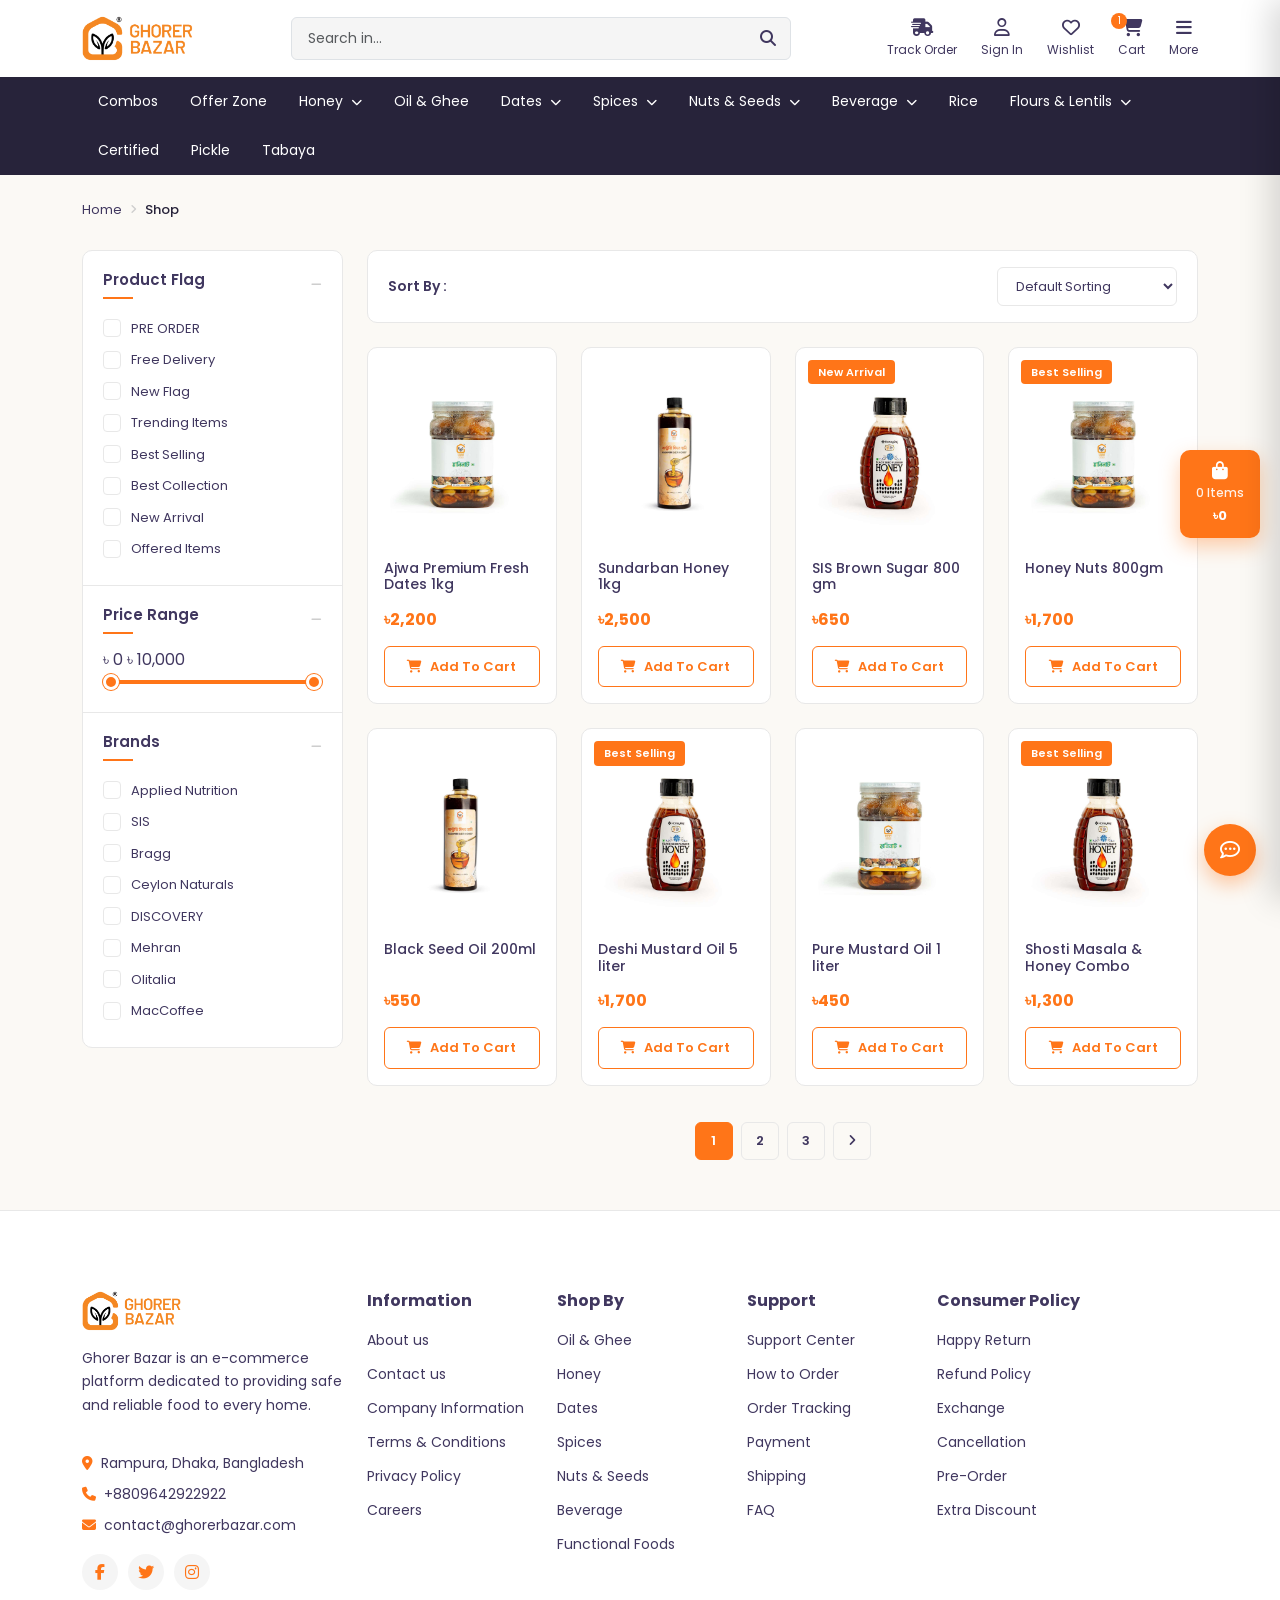
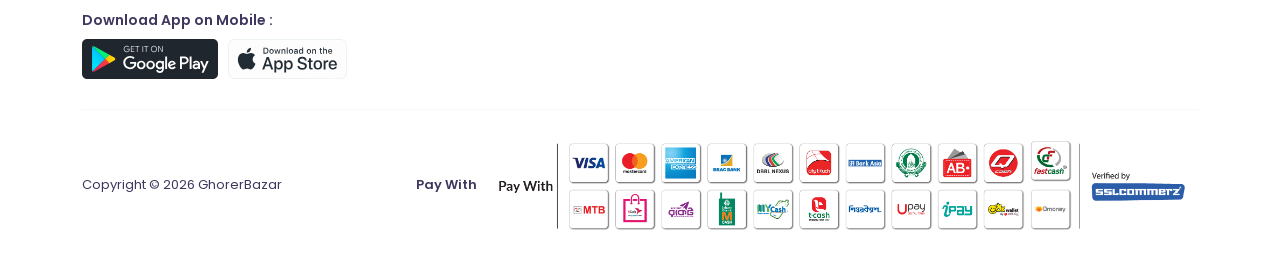
<file: shop.html>
<!DOCTYPE html>
<html lang="en">

<head>

    <meta charset="UTF-8">
    <meta name="viewport" content="width=device-width, initial-scale=1.0">
    <title>GhorerBazar - Organic Food Store"</title>
    <link rel="icon" href="asset/images/logo/favicon.png" type="image/x-icon">


    <!-- ========================================
         Bootstrap CSS
    ========================================= -->

    <link rel="stylesheet" href="asset/css/bootstrap.min.css">


    <!-- ========================================
         Google Font
    ========================================= -->

    <link rel="stylesheet" href="asset/css/font.css">


    <!-- ========================================
         Font Awesome
    ========================================= -->

    <link rel="stylesheet" href="asset/css/all.min.css">


    <!-- ========================================
         Swiper CSS
    ========================================= -->

    <link rel="stylesheet" href="asset/css/swiper-bundle.min.css">



    <!-- ========================================
         Custom CSS
    ========================================= -->

    <link rel="stylesheet" href="asset/css/style.css">

</head>


<body>



    <!-- ========================================
       Header Section Start
    ========================================= -->
    <header class="site-header">

        <!-- Top Row: Logo + Search + Icons -->
        <div class="header-top">
            <div class="container">
                <div class="d-flex align-items-center justify-content-between flex-wrap gap-3 py-3">

                    <!-- Logo -->
                    <a href="index.html" class="logo d-flex align-items-center gap-2">
                        <img src="asset/images/logo/logo.png" alt="Ghorer Bazar Logo" height="45">
                    </a>

                    <!-- Search Bar -->
                    <div class="search-box flex-grow-1">
                        <form class="d-flex">
                            <input type="text" class="form-control" placeholder="Search in...">
                            <button type="submit" class="search-btn">
                                <i class="fa-solid fa-magnifying-glass"></i>
                            </button>
                        </form>
                    </div>

                    <!-- Icon Links -->
                    <div class="header-icons d-flex align-items-center gap-4">

                        <a href="track-order.html" class="icon-link">
                            <i class="fa-solid fa-truck-fast"></i>
                            <span>Track Order</span>
                        </a>

                        <a href="login.html" class="icon-link">
                            <i class="fa-regular fa-user"></i>
                            <span>Sign In</span>
                        </a>

                        <a href="wishlist.html" class="icon-link">
                            <i class="fa-regular fa-heart"></i>
                            <span>Wishlist</span>
                        </a>

                        <a href="cart.html" class="icon-link position-relative">
                            <i class="fa-solid fa-cart-shopping"></i>
                            <span class="cart-count">1</span>
                            <span>Cart</span>
                        </a>

                        <div class="icon-link-dropdown">
                            <a href="#" class="icon-link">
                                <i class="fa-solid fa-bars"></i>
                                <span>More</span>
                            </a>
                            <ul class="more-dropdown-list">
                                <li><a href="about.html">About Us</a></li>
                                <li><a href="faq.html">FAQs</a></li>
                                <li><a href="contact.html">Contact Us</a></li>
                                <li><a href="careers.html">Careers</a></li>
                                <li><a href="tel:8809642922922"><i class="fa-solid fa-phone"></i> Call Us</a></li>
                                <li><a href="https://api.whatsapp.com/send"><i class="fa-brands fa-whatsapp"></i>
                                        WhatsApp</a></li>
                            </ul>
                        </div>

                    </div>

                </div>
            </div>
        </div>

        <!-- Bottom Row: Category Navigation -->
        <nav class="header-nav">
            <div class="container">
                <ul class="nav-menu d-flex align-items-center flex-wrap">

                    <li><a href="combos.html">Combos</a></li>
                    <li><a href="offer-zone.html">Offer Zone</a></li>

                    <li class="dropdown">
                        <a href="honey.html">Honey <i class="fa-solid fa-chevron-down"></i></a>
                        <ul class="dropdown-list">
                            <li><a href="#">Sundarban Honey</a></li>
                            <li><a href="#">Black Seed Honey</a></li>
                            <li><a href="#">Lychee Flower Honey</a></li>
                            <li><a href="#">Sidr Honey</a></li>
                        </ul>
                    </li>

                    <li><a href="oil-ghee.html">Oil & Ghee</a></li>

                    <li class="dropdown">
                        <a href="dates.html">Dates <i class="fa-solid fa-chevron-down"></i></a>
                        <ul class="dropdown-list">
                            <li><a href="#">Medjool</a></li>
                            <li><a href="#">Sukkari</a></li>
                            <li><a href="#">Ajwa</a></li>
                        </ul>
                    </li>

                    <li class="dropdown">
                        <a href="spices.html">Spices <i class="fa-solid fa-chevron-down"></i></a>
                        <ul class="dropdown-list">
                            <li><a href="#">Whole Spices</a></li>
                            <li><a href="#">Basic Spices</a></li>
                        </ul>
                    </li>

                    <li class="dropdown">
                        <a href="nuts-seeds.html">Nuts & Seeds <i class="fa-solid fa-chevron-down"></i></a>
                        <ul class="dropdown-list">
                            <li><a href="#">Nuts</a></li>
                            <li><a href="#">Seeds</a></li>
                        </ul>
                    </li>

                    <li class="dropdown">
                        <a href="beverage.html">Beverage <i class="fa-solid fa-chevron-down"></i></a>
                        <ul class="dropdown-list">
                            <li><a href="#">Tea</a></li>
                            <li><a href="#">Coffee</a></li>
                        </ul>
                    </li>

                    <li><a href="rice.html">Rice</a></li>

                    <li class="dropdown">
                        <a href="flours-lentils.html">Flours & Lentils <i class="fa-solid fa-chevron-down"></i></a>
                        <ul class="dropdown-list">
                            <li><a href="#">Flours</a></li>
                            <li><a href="#">Lentils</a></li>
                        </ul>
                    </li>

                    <li><a href="certified.html">Certified</a></li>
                    <li><a href="pickle.html">Pickle</a></li>
                    <li><a href="tabaya.html">Tabaya</a></li>

                </ul>
            </div>
        </nav>

    </header>
    <!-- ========================================
       Header Section End
    ========================================= -->


    <main>

        <!-- ========================================
       Breadcrumb Start
    ========================================= -->
        <div class="breadcrumb-bar">
            <div class="container">
                <nav class="breadcrumb-nav">
                    <a href="index.html">Home</a>
                    <i class="fa-solid fa-angle-right"></i>
                    <span>Shop</span>
                </nav>
            </div>
        </div>
        <!-- ========================================
       Breadcrumb End
    ========================================= -->


        <!-- ========================================
       Shop Section Start
    ========================================= -->
        <section class="shop-section">
            <div class="container">
                <div class="row g-4">

                    <!-- Sidebar Filters -->
                    <div class="col-lg-3">
                        <aside class="shop-sidebar">

                            <!-- Product Flag Filter -->
                            <div class="filter-widget">
                                <div class="filter-widget-header">
                                    <h4>Product Flag</h4>
                                    <i class="fa-solid fa-minus toggle-icon"></i>
                                </div>
                                <div class="filter-widget-body">
                                    <label class="filter-checkbox">
                                        <input type="checkbox"> <span>PRE ORDER</span>
                                    </label>
                                    <label class="filter-checkbox">
                                        <input type="checkbox"> <span>Free Delivery</span>
                                    </label>
                                    <label class="filter-checkbox">
                                        <input type="checkbox"> <span>New Flag</span>
                                    </label>
                                    <label class="filter-checkbox">
                                        <input type="checkbox"> <span>Trending Items</span>
                                    </label>
                                    <label class="filter-checkbox">
                                        <input type="checkbox"> <span>Best Selling</span>
                                    </label>
                                    <label class="filter-checkbox">
                                        <input type="checkbox"> <span>Best Collection</span>
                                    </label>
                                    <label class="filter-checkbox">
                                        <input type="checkbox"> <span>New Arrival</span>
                                    </label>
                                    <label class="filter-checkbox">
                                        <input type="checkbox"> <span>Offered Items</span>
                                    </label>
                                </div>
                            </div>

                            <!-- Price Range Filter -->
                            <div class="filter-widget">
                                <div class="filter-widget-header">
                                    <h4>Price Range</h4>
                                    <i class="fa-solid fa-minus toggle-icon"></i>
                                </div>
                                <div class="filter-widget-body">
                                    <div class="price-range-labels">
                                        <span id="priceMinLabel">৳ 0</span>
                                        <span id="priceMaxLabel">৳ 10,000</span>
                                    </div>
                                    <div class="price-range-slider">
                                        <div class="price-range-track"></div>
                                        <div class="price-range-fill" id="priceFill"></div>
                                        <input type="range" id="priceMin" min="0" max="10000" step="100" value="0">
                                        <input type="range" id="priceMax" min="0" max="10000" step="100" value="10000">
                                    </div>
                                </div>
                            </div>

                            <!-- Brands Filter -->
                            <div class="filter-widget">
                                <div class="filter-widget-header">
                                    <h4>Brands</h4>
                                    <i class="fa-solid fa-minus toggle-icon"></i>
                                </div>
                                <div class="filter-widget-body">
                                    <label class="filter-checkbox">
                                        <input type="checkbox"> <span>Applied Nutrition</span>
                                    </label>
                                    <label class="filter-checkbox">
                                        <input type="checkbox"> <span>SIS</span>
                                    </label>
                                    <label class="filter-checkbox">
                                        <input type="checkbox"> <span>Bragg</span>
                                    </label>
                                    <label class="filter-checkbox">
                                        <input type="checkbox"> <span>Ceylon Naturals</span>
                                    </label>
                                    <label class="filter-checkbox">
                                        <input type="checkbox"> <span>DISCOVERY</span>
                                    </label>
                                    <label class="filter-checkbox">
                                        <input type="checkbox"> <span>Mehran</span>
                                    </label>
                                    <label class="filter-checkbox">
                                        <input type="checkbox"> <span>Olitalia</span>
                                    </label>
                                    <label class="filter-checkbox">
                                        <input type="checkbox"> <span>MacCoffee</span>
                                    </label>
                                </div>
                            </div>

                        </aside>
                    </div>

                    <!-- Product Grid -->
                    <div class="col-lg-9">

                        <!-- Sort Bar -->
                        <div class="shop-sort-bar d-flex align-items-center justify-content-between flex-wrap gap-2">
                            <span class="sort-label">Sort By :</span>
                            <select class="sort-select">
                                <option>Default Sorting</option>
                                <option>Price: Low to High</option>
                                <option>Price: High to Low</option>
                                <option>Newest First</option>
                                <option>Best Selling</option>
                            </select>
                        </div>

                        <!-- Product Grid -->
                        <div class="row g-4">

                            <div class="col-lg-3 col-md-4 col-6">
                                <div class="product-card">
                                    <a href="product-details.html" class="product-img">
                                        <img src="asset/images/products/product_1.jpg"
                                            alt="Ajwa Premium Fresh Dates 1kg">
                                    </a>
                                    <div class="product-info">
                                        <h3 class="product-title">Ajwa Premium Fresh Dates 1kg</h3>
                                        <span class="product-price">৳2,200</span>
                                        <button class="btn-add-cart">
                                            <i class="fa-solid fa-cart-shopping"></i> Add To Cart
                                        </button>
                                    </div>
                                </div>
                            </div>

                            <div class="col-lg-3 col-md-4 col-6">
                                <div class="product-card">
                                    <a href="product-details.html" class="product-img">
                                        <img src="asset/images/products/product_3.jpg" alt="Sundarban Honey 1kg">
                                    </a>
                                    <div class="product-info">
                                        <h3 class="product-title">Sundarban Honey 1kg</h3>
                                        <span class="product-price">৳2,500</span>
                                        <button class="btn-add-cart">
                                            <i class="fa-solid fa-cart-shopping"></i> Add To Cart
                                        </button>
                                    </div>
                                </div>
                            </div>

                            <div class="col-lg-3 col-md-4 col-6">
                                <div class="product-card">
                                    <span class="product-badge badge-new">New Arrival</span>
                                    <a href="product-details.html" class="product-img">
                                        <img src="asset/images/products/product_2.jpg" alt="SIS Brown Sugar 800 gm">
                                    </a>
                                    <div class="product-info">
                                        <h3 class="product-title">SIS Brown Sugar 800 gm</h3>
                                        <span class="product-price">৳650</span>
                                        <button class="btn-add-cart">
                                            <i class="fa-solid fa-cart-shopping"></i> Add To Cart
                                        </button>
                                    </div>
                                </div>
                            </div>

                            <div class="col-lg-3 col-md-4 col-6">
                                <div class="product-card">
                                    <span class="product-badge badge-best">Best Selling</span>
                                    <a href="product-details.html" class="product-img">
                                        <img src="asset/images/products/product_1.jpg" alt="Honey Nuts 800gm">
                                    </a>
                                    <div class="product-info">
                                        <h3 class="product-title">Honey Nuts 800gm</h3>
                                        <span class="product-price">৳1,700</span>
                                        <button class="btn-add-cart">
                                            <i class="fa-solid fa-cart-shopping"></i> Add To Cart
                                        </button>
                                    </div>
                                </div>
                            </div>

                            <div class="col-lg-3 col-md-4 col-6">
                                <div class="product-card">
                                    <a href="product-details.html" class="product-img">
                                        <img src="asset/images/products/product_3.jpg" alt="Black Seed Oil 200ml">
                                    </a>
                                    <div class="product-info">
                                        <h3 class="product-title">Black Seed Oil 200ml</h3>
                                        <span class="product-price">৳550</span>
                                        <button class="btn-add-cart">
                                            <i class="fa-solid fa-cart-shopping"></i> Add To Cart
                                        </button>
                                    </div>
                                </div>
                            </div>

                            <div class="col-lg-3 col-md-4 col-6">
                                <div class="product-card">
                                    <span class="product-badge badge-best">Best Selling</span>
                                    <a href="product-details.html" class="product-img">
                                        <img src="asset/images/products/product_2.jpg" alt="Deshi Mustard Oil 5 liter">
                                    </a>
                                    <div class="product-info">
                                        <h3 class="product-title">Deshi Mustard Oil 5 liter</h3>
                                        <span class="product-price">৳1,700</span>
                                        <button class="btn-add-cart">
                                            <i class="fa-solid fa-cart-shopping"></i> Add To Cart
                                        </button>
                                    </div>
                                </div>
                            </div>

                            <div class="col-lg-3 col-md-4 col-6">
                                <div class="product-card">
                                    <a href="product-details.html" class="product-img">
                                        <img src="asset/images/products/product_1.jpg" alt="Pure Mustard Oil 1 liter">
                                    </a>
                                    <div class="product-info">
                                        <h3 class="product-title">Pure Mustard Oil 1 liter</h3>
                                        <span class="product-price">৳450</span>
                                        <button class="btn-add-cart">
                                            <i class="fa-solid fa-cart-shopping"></i> Add To Cart
                                        </button>
                                    </div>
                                </div>
                            </div>

                            <div class="col-lg-3 col-md-4 col-6">
                                <div class="product-card">
                                    <span class="product-badge badge-best">Best Selling</span>
                                    <a href="product-details.html" class="product-img">
                                        <img src="asset/images/products/product_2.jpg"
                                            alt="Shosti Masala & Honey Combo">
                                    </a>
                                    <div class="product-info">
                                        <h3 class="product-title">Shosti Masala & Honey Combo</h3>
                                        <span class="product-price">৳1,300</span>
                                        <button class="btn-add-cart">
                                            <i class="fa-solid fa-cart-shopping"></i> Add To Cart
                                        </button>
                                    </div>
                                </div>
                            </div>

                        </div>
                        <!-- Product Grid End -->

                        <!-- Pagination -->
                        <div class="shop-pagination">
                            <a href="#" class="page-link active">1</a>
                            <a href="#" class="page-link">2</a>
                            <a href="#" class="page-link">3</a>
                            <a href="#" class="page-link"><i class="fa-solid fa-angle-right"></i></a>
                        </div>

                    </div>

                </div>
            </div>
        </section>
        <!-- ========================================
       Shop Section End
    ========================================= -->

    </main>


    <!-- ========================================
         Main Section End
    ========================================= -->


    <!-- ========================================
         Footer Section Start
    ========================================= -->


    <footer class="site-footer">

        <div class="container">
            <div class="footer-main">
                <div class="row g-4">

                    <!-- Company Info -->
                    <div class="col-lg-3 col-md-6">
                        <div class="footer-widget">

                            <a href="index.html" class="footer-logo d-flex align-items-center gap-2">
                                <img src="asset/images/logo/logo.png" alt="Ghorer Bazar Logo" height="40">
                            </a>

                            <p>Ghorer Bazar is an e-commerce platform dedicated to providing safe and reliable food to
                                every home.</p>

                            <ul class="footer-contact">
                                <li><i class="fa-solid fa-location-dot"></i> Rampura, Dhaka, Bangladesh</li>
                                <li><i class="fa-solid fa-phone"></i> +8809642922922</li>
                                <li><i class="fa-solid fa-envelope"></i> contact@ghorerbazar.com</li>
                            </ul>

                            <div class="footer-social">
                                <a href="#"><i class="fa-brands fa-facebook-f"></i></a>
                                <a href="#"><i class="fa-brands fa-twitter"></i></a>
                                <a href="#"><i class="fa-brands fa-instagram"></i></a>
                            </div>

                            <div class="app-download">
                                <h4>Download App on Mobile :</h4>
                                <div class="app-download-links">
                                    <a href="#"><img src="asset/images/footer/google-play.svg" alt="Google Play"></a>
                                    <a href="#"><img src="asset/images/footer/app-store.svg" alt="App Store"></a>
                                </div>
                            </div>

                        </div>
                    </div>

                    <!-- Information -->
                    <div class="col-lg-2 col-md-6 col-6">
                        <div class="footer-widget">
                            <h4>Information</h4>
                            <ul>
                                <li><a href="about.html">About us</a></li>
                                <li><a href="contact.html">Contact us</a></li>
                                <li><a href="company-information.html">Company Information</a></li>
                                <li><a href="terms-conditions.html">Terms & Conditions</a></li>
                                <li><a href="privacy-policy.html">Privacy Policy</a></li>
                                <li><a href="careers.html">Careers</a></li>
                            </ul>
                        </div>
                    </div>

                    <!-- Shop By -->
                    <div class="col-lg-2 col-md-6 col-6">
                        <div class="footer-widget">
                            <h4>Shop By</h4>
                            <ul>
                                <li><a href="oil-ghee.html">Oil & Ghee</a></li>
                                <li><a href="honey.html">Honey</a></li>
                                <li><a href="dates.html">Dates</a></li>
                                <li><a href="spices.html">Spices</a></li>
                                <li><a href="nuts-seeds.html">Nuts & Seeds</a></li>
                                <li><a href="beverage.html">Beverage</a></li>
                                <li><a href="#">Functional Foods</a></li>
                            </ul>
                        </div>
                    </div>

                    <!-- Support -->
                    <div class="col-lg-2 col-md-6 col-6">
                        <div class="footer-widget">
                            <h4>Support</h4>
                            <ul>
                                <li><a href="support-center.html">Support Center</a></li>
                                <li><a href="how-to-order.html">How to Order</a></li>
                                <li><a href="track-order.html">Order Tracking</a></li>
                                <li><a href="payment.html">Payment</a></li>
                                <li><a href="#">Shipping</a></li>
                                <li><a href="faq.html">FAQ</a></li>
                            </ul>
                        </div>
                    </div>

                    <!-- Consumer Policy -->
                    <div class="col-lg-3 col-md-6 col-6">
                        <div class="footer-widget">
                            <h4>Consumer Policy</h4>
                            <ul>
                                <li><a href="#">Happy Return</a></li>
                                <li><a href="#">Refund Policy</a></li>
                                <li><a href="#">Exchange</a></li>
                                <li><a href="#">Cancellation</a></li>
                                <li><a href="#">Pre-Order</a></li>
                                <li><a href="#">Extra Discount</a></li>
                            </ul>
                        </div>
                    </div>

                </div>
            </div>

            <hr class="footer-divider">

            <!-- Bottom Bar -->
            <div class="footer-bottom">
                <div class="d-flex align-items-center justify-content-between flex-wrap gap-3">

                    <p>Copyright &copy; 2026 GhorerBazar</p>

                    <div class="d-flex align-items-center gap-2 flex-wrap">
                        <span class="pay-with-text">Pay With</span>
                        <img src="asset/images/footer/sslcommerz.png" alt="Verified by SSLCommerz" class="ssl-badge">
                    </div>

                </div>
            </div>

        </div>

    </footer>
    <!-- ========================================
         Footer Section End
    ========================================= -->


    <!-- ========================================
     Floating Cart Summary (Trigger)
======================================== -->
    <div class="floating-cart" id="floatingCart">
        <button type="button" class="floating-cart-link" id="cartTriggerBtn">
            <i class="fa-solid fa-bag-shopping"></i>
            <span class="floating-cart-count" id="floatingCartCount">0 Items</span>
            <span class="floating-cart-total" id="floatingCartTotal">৳0.00</span>
        </button>
    </div>

    <!-- ========================================
     Cart Offcanvas Sidebar
======================================== -->
    <div class="cart-overlay" id="cartOverlay"></div>

    <div class="cart-offcanvas" id="cartOffcanvas">

        <div class="cart-offcanvas-header">
            <h3><i class="fa-solid fa-bag-shopping"></i> My Cart</h3>
            <button type="button" class="cart-close-btn" id="cartCloseBtn">
                <i class="fa-solid fa-xmark"></i>
            </button>
        </div>

        <div class="cart-offcanvas-body" id="cartItemsContainer">
            <!-- Cart items dynamically render hobe -->
        </div>

        <div class="cart-offcanvas-empty" id="cartEmptyState">
            <i class="fa-solid fa-bag-shopping"></i>
            <p>Your cart is empty</p>
            <span>Add some products to get started</span>
        </div>

        <div class="cart-offcanvas-footer" id="cartFooter">
            <div class="cart-subtotal-row">
                <span>Subtotal</span>
                <span id="cartSubtotal">৳0.00</span>
            </div>
            <a href="checkout.html" class="btn-checkout">Proceed to Checkout</a>
        </div>

    </div>

    <!-- ========================================
     Scroll To Top Button with Progress Ring
======================================== -->
    <button type="button" id="scroll-top" class="scroll-top-btn" aria-label="Scroll to top">
        <svg class="scroll-progress-ring" width="46" height="46" viewBox="0 0 46 46">
            <circle class="scroll-progress-ring__bg" cx="23" cy="23" r="20"></circle>
            <circle class="scroll-progress-ring__fill" cx="23" cy="23" r="20"></circle>
        </svg>
        <i class="fa-solid fa-arrow-up"></i>
    </button>


    <!-- ========================================
     Chat Widget (Message Section)
======================================== -->
    <div class="chat-widget closed" id="chatWidget">

        <!-- Welcome Popup Card -->
        <div class="chat-popup-card hidden" id="chatPopupCard">

            <div class="chat-popup-header">
                <div class="chat-popup-logo">
                    <img src="asset/images/logo/favicon.png" alt="Ghorer Bazar">
                </div>
            </div>

            <div class="chat-popup-body">
                <h3>আসসালামু আলাইকুম, ঘরেরবাজারে স্বাগতম।</h3>
                <p>আপনাকে কিভাবে সহযোগিতা করতে পারি?</p>
            </div>

            <a href="https://api.whatsapp.com/send" target="_blank" class="chat-popup-reply">
                <i class="fa-regular fa-comment-dots"></i>
                <div>
                    <span class="reply-title">মেসেজ করুন।</span>
                    <span class="reply-subtitle">Typically replies in 1 minutes</span>
                </div>
            </a>

            <div class="chat-popup-footer">
                Powered by <strong>Ghorer Bazar Chat</strong>
            </div>

        </div>

        <!-- Toggle Button -->
        <button type="button" class="chat-toggle-btn" id="chatToggleBtn" aria-label="Toggle chat">
            <i class="fa-solid fa-chevron-down chat-icon-close"></i>
            <i class="fa-regular fa-comment-dots chat-icon-open"></i>
        </button>

    </div>

    <!-- ========================================
       Swiper JS (age load korte hobe)
    ========================================= -->
    <script src="asset/js/swiper-bundle.min.js"></script>


    <!-- ========================================
       Bootstrap JS
    ========================================= -->
    <script src="asset/js/bootstrap.bundle.min.js"></script>


    <!-- ========================================
       Custom JS (shob shesh e - karon eta onno library gulo use kore)
    ========================================= -->
    <script src="asset/js/script.js"></script>


</body>

</html>
</file>
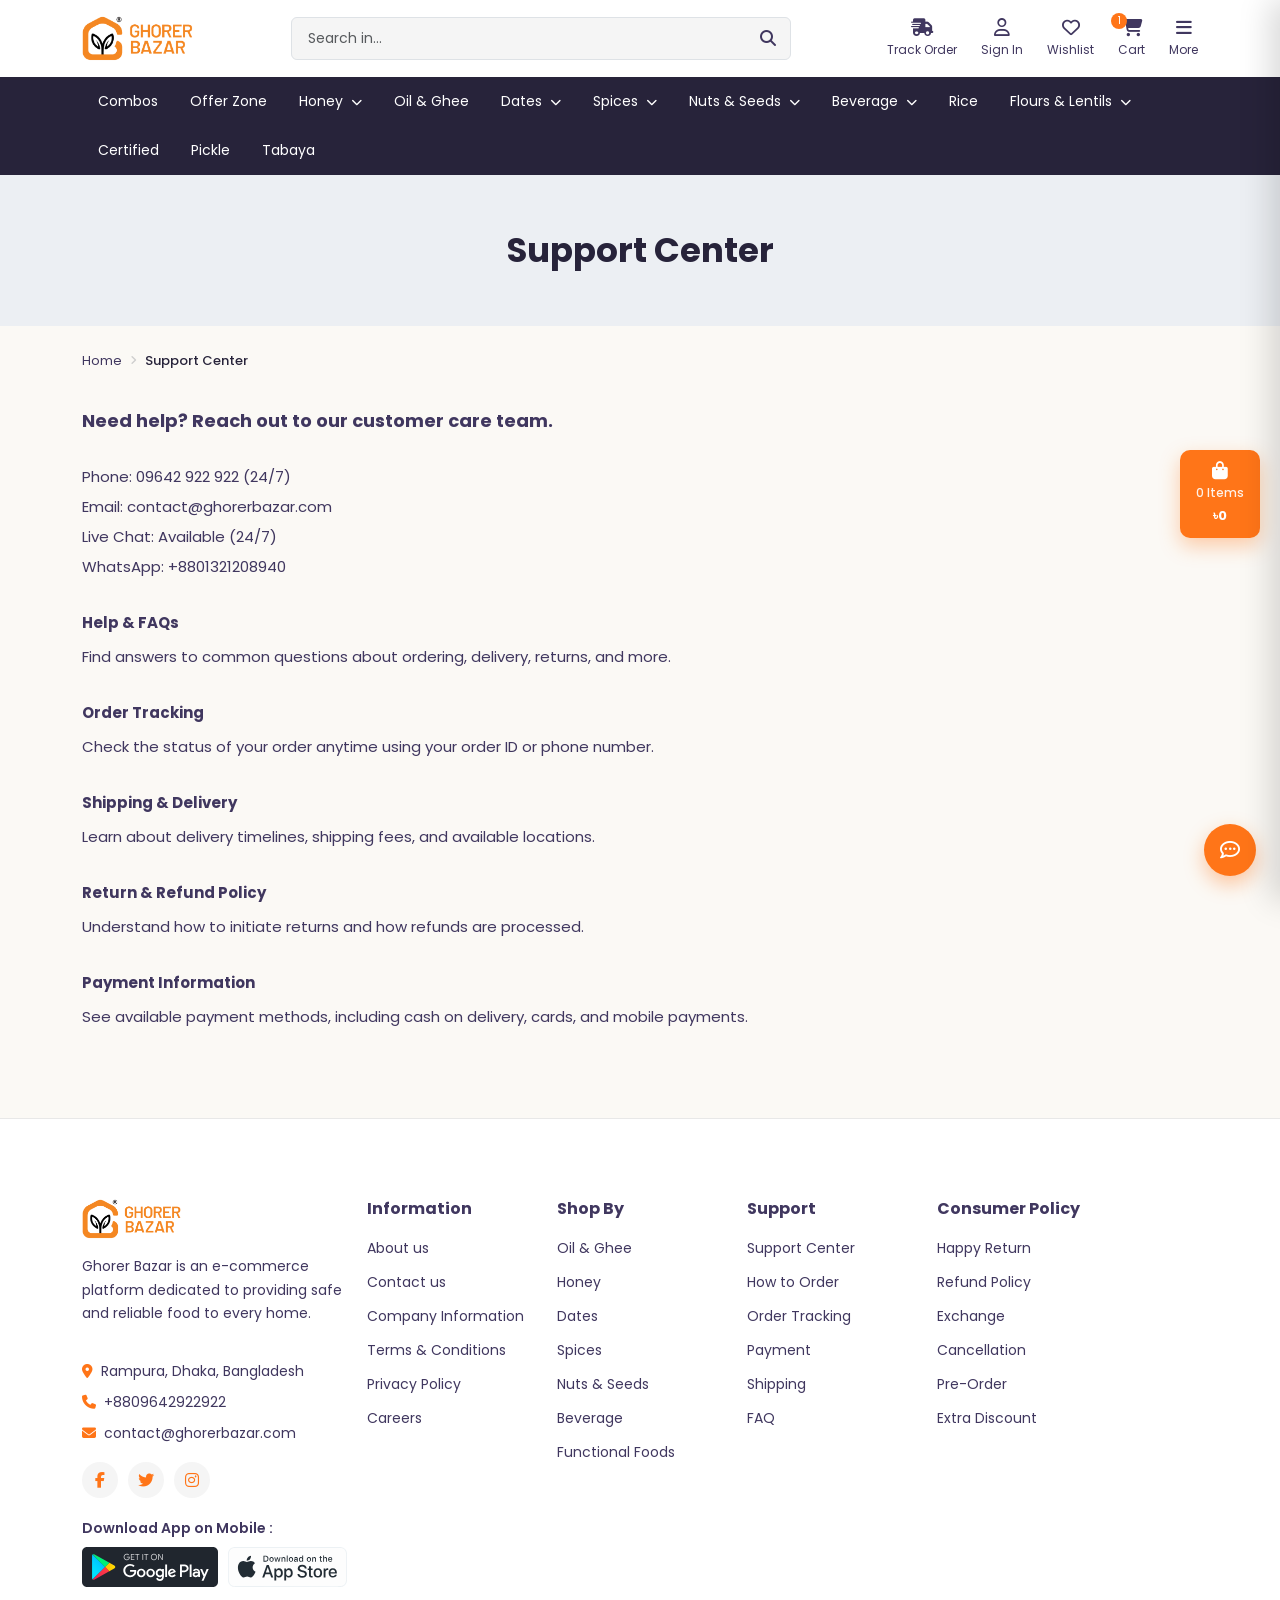
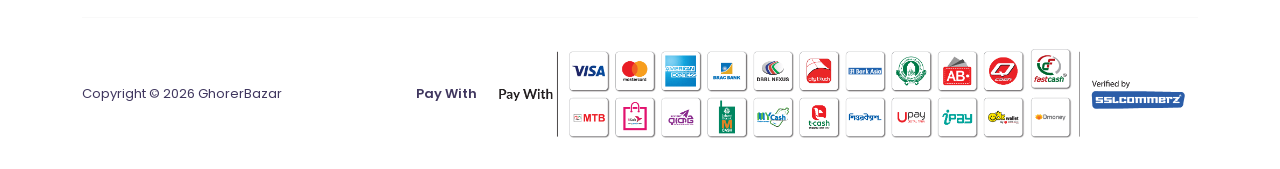
<file: support-center.html>
<!DOCTYPE html>
<html lang="en">

<head>

    <meta charset="UTF-8">
    <meta name="viewport" content="width=device-width, initial-scale=1.0">
    <title>GhorerBazar - Organic Food Store"</title>
    <link rel="icon" href="asset/images/logo/favicon.png" type="image/x-icon">


    <!-- ========================================
         Bootstrap CSS
    ========================================= -->

    <link rel="stylesheet" href="asset/css/bootstrap.min.css">


    <!-- ========================================
         Google Font
    ========================================= -->

    <link rel="stylesheet" href="asset/css/font.css">


    <!-- ========================================
         Font Awesome
    ========================================= -->

    <link rel="stylesheet" href="asset/css/all.min.css">


    <!-- ========================================
         Swiper CSS
    ========================================= -->

    <link rel="stylesheet" href="asset/css/swiper-bundle.min.css">



    <!-- ========================================
         Custom CSS
    ========================================= -->

    <link rel="stylesheet" href="asset/css/style.css">

</head>


<body>

    <!-- ========================================
       Header Section Start
    ========================================= -->
    <header class="site-header">

        <!-- Top Row: Logo + Search + Icons -->
        <div class="header-top">
            <div class="container">
                <div class="d-flex align-items-center justify-content-between flex-wrap gap-3 py-3">

                    <!-- Logo -->
                    <a href="index.html" class="logo d-flex align-items-center gap-2">
                        <img src="asset/images/logo/logo.png" alt="Ghorer Bazar Logo" height="45">
                    </a>

                    <!-- Search Bar -->
                    <div class="search-box flex-grow-1">
                        <form class="d-flex">
                            <input type="text" class="form-control" placeholder="Search in...">
                            <button type="submit" class="search-btn">
                                <i class="fa-solid fa-magnifying-glass"></i>
                            </button>
                        </form>
                    </div>

                    <!-- Icon Links -->
                    <div class="header-icons d-flex align-items-center gap-4">

                        <a href="track-order.html" class="icon-link">
                            <i class="fa-solid fa-truck-fast"></i>
                            <span>Track Order</span>
                        </a>

                        <a href="login.html" class="icon-link">
                            <i class="fa-regular fa-user"></i>
                            <span>Sign In</span>
                        </a>

                        <a href="wishlist.html" class="icon-link">
                            <i class="fa-regular fa-heart"></i>
                            <span>Wishlist</span>
                        </a>

                        <a href="cart.html" class="icon-link position-relative">
                            <i class="fa-solid fa-cart-shopping"></i>
                            <span class="cart-count">1</span>
                            <span>Cart</span>
                        </a>

                        <div class="icon-link-dropdown">
                            <a href="#" class="icon-link">
                                <i class="fa-solid fa-bars"></i>
                                <span>More</span>
                            </a>
                            <ul class="more-dropdown-list">
                                <li><a href="about.html">About Us</a></li>
                                <li><a href="faq.html">FAQs</a></li>
                                <li><a href="contact.html">Contact Us</a></li>
                                <li><a href="careers.html">Careers</a></li>
                                <li><a href="tel:8809642922922"><i class="fa-solid fa-phone"></i> Call Us</a></li>
                                <li><a href="https://api.whatsapp.com/send"><i class="fa-brands fa-whatsapp"></i>
                                        WhatsApp</a></li>
                            </ul>
                        </div>

                    </div>

                </div>
            </div>
        </div>

        <!-- Bottom Row: Category Navigation -->
        <nav class="header-nav">
            <div class="container">
                <ul class="nav-menu d-flex align-items-center flex-wrap">

                    <li><a href="combos.html">Combos</a></li>
                    <li><a href="offer-zone.html">Offer Zone</a></li>

                    <li class="dropdown">
                        <a href="honey.html">Honey <i class="fa-solid fa-chevron-down"></i></a>
                        <ul class="dropdown-list">
                            <li><a href="#">Sundarban Honey</a></li>
                            <li><a href="#">Black Seed Honey</a></li>
                            <li><a href="#">Lychee Flower Honey</a></li>
                            <li><a href="#">Sidr Honey</a></li>
                        </ul>
                    </li>

                    <li><a href="oil-ghee.html">Oil & Ghee</a></li>

                    <li class="dropdown">
                        <a href="dates.html">Dates <i class="fa-solid fa-chevron-down"></i></a>
                        <ul class="dropdown-list">
                            <li><a href="#">Medjool</a></li>
                            <li><a href="#">Sukkari</a></li>
                            <li><a href="#">Ajwa</a></li>
                        </ul>
                    </li>

                    <li class="dropdown">
                        <a href="spices.html">Spices <i class="fa-solid fa-chevron-down"></i></a>
                        <ul class="dropdown-list">
                            <li><a href="#">Whole Spices</a></li>
                            <li><a href="#">Basic Spices</a></li>
                        </ul>
                    </li>

                    <li class="dropdown">
                        <a href="nuts-seeds.html">Nuts & Seeds <i class="fa-solid fa-chevron-down"></i></a>
                        <ul class="dropdown-list">
                            <li><a href="#">Nuts</a></li>
                            <li><a href="#">Seeds</a></li>
                        </ul>
                    </li>

                    <li class="dropdown">
                        <a href="beverage.html">Beverage <i class="fa-solid fa-chevron-down"></i></a>
                        <ul class="dropdown-list">
                            <li><a href="#">Tea</a></li>
                            <li><a href="#">Coffee</a></li>
                        </ul>
                    </li>

                    <li><a href="rice.html">Rice</a></li>

                    <li class="dropdown">
                        <a href="flours-lentils.html">Flours & Lentils <i class="fa-solid fa-chevron-down"></i></a>
                        <ul class="dropdown-list">
                            <li><a href="#">Flours</a></li>
                            <li><a href="#">Lentils</a></li>
                        </ul>
                    </li>

                    <li><a href="certified.html">Certified</a></li>
                    <li><a href="pickle.html">Pickle</a></li>
                    <li><a href="tabaya.html">Tabaya</a></li>

                </ul>
            </div>
        </nav>

    </header>
    <!-- ========================================
       Header Section End
    ========================================= -->

    <!-- ========================================
         Main Section Start
    ========================================= -->

 <main>

        <!-- ========================================
       Page Title Banner Start
    ========================================= -->
        <div class="page-title-banner">
            <div class="container">
                <h1>Support Center</h1>
            </div>
        </div>
        <!-- ========================================
       Page Title Banner End
    ========================================= -->


        <!-- ========================================
       Breadcrumb Start
    ========================================= -->
        <div class="breadcrumb-bar">
            <div class="container">
                <nav class="breadcrumb-nav">
                    <a href="index.html">Home</a>
                    <i class="fa-solid fa-angle-right"></i>
                    <span>Support Center</span>
                </nav>
            </div>
        </div>
        <!-- ========================================
       Breadcrumb End
    ========================================= -->


        <!-- ========================================
       Contact Content Section Start
    ========================================= -->
        <section class="contact-section">
            <div class="container">

                <div class="contact-intro">
                    <h3>Need help? Reach out to our customer care team.</h3>
                </div>

                <div class="contact-info-block">
                    <p>Phone: 09642 922 922 (24/7)</p>
                    <p>Email: contact@ghorerbazar.com</p>
                    <p>Live Chat: Available (24/7)</p>
                    <p>WhatsApp: +8801321208940</p>
                </div>

                <div class="contact-info-block">
                    <p class="contact-block-title">Help & FAQs</p>
                    <p>Find answers to common questions about ordering, delivery, returns, and more.</p>
                </div>

                <div class="contact-info-block">
                    <p class="contact-block-title">Order Tracking</p>
                    <p>Check the status of your order anytime using your order ID or phone number.</p>
                </div>

                <div class="contact-info-block">
                    <p class="contact-block-title">Shipping & Delivery</p>
                    <p>Learn about delivery timelines, shipping fees, and available locations.</p>
                </div>

                <div class="contact-info-block">
                    <p class="contact-block-title">Return & Refund Policy</p>
                    <p>Understand how to initiate returns and how refunds are processed.</p>
                </div>

                <div class="contact-info-block">
                    <p class="contact-block-title">Payment Information</p>
                    <p>See available payment methods, including cash on delivery, cards, and mobile
                        payments.</p>
                </div>

            </div>
        </section>
        <!-- ========================================
       Contact Content Section End
    ========================================= -->

    </main>

    <!-- ========================================
         Main Section End
    ========================================= -->


    <!-- ========================================
         Footer Section Start
    ========================================= -->

   <footer class="site-footer">

        <div class="container">
            <div class="footer-main">
                <div class="row g-4">

                    <!-- Company Info -->
                    <div class="col-lg-3 col-md-6">
                        <div class="footer-widget">

                            <a href="index.html" class="footer-logo d-flex align-items-center gap-2">
                                <img src="asset/images/logo/logo.png" alt="Ghorer Bazar Logo" height="40">
                            </a>

                            <p>Ghorer Bazar is an e-commerce platform dedicated to providing safe and reliable food to
                                every home.</p>

                            <ul class="footer-contact">
                                <li><i class="fa-solid fa-location-dot"></i> Rampura, Dhaka, Bangladesh</li>
                                <li><i class="fa-solid fa-phone"></i> +8809642922922</li>
                                <li><i class="fa-solid fa-envelope"></i> contact@ghorerbazar.com</li>
                            </ul>

                            <div class="footer-social">
                                <a href="#"><i class="fa-brands fa-facebook-f"></i></a>
                                <a href="#"><i class="fa-brands fa-twitter"></i></a>
                                <a href="#"><i class="fa-brands fa-instagram"></i></a>
                            </div>

                            <div class="app-download">
                                <h4>Download App on Mobile :</h4>
                                <div class="app-download-links">
                                    <a href="#"><img src="asset/images/footer/google-play.svg" alt="Google Play"></a>
                                    <a href="#"><img src="asset/images/footer/app-store.svg" alt="App Store"></a>
                                </div>
                            </div>

                        </div>
                    </div>

                    <!-- Information -->
                    <div class="col-lg-2 col-md-6 col-6">
                        <div class="footer-widget">
                            <h4>Information</h4>
                           <ul>
                                <li><a href="about.html">About us</a></li>
                                <li><a href="contact.html">Contact us</a></li>
                                <li><a href="company-information.html">Company Information</a></li>
                                <li><a href="terms-conditions.html">Terms & Conditions</a></li>
                                <li><a href="privacy-policy.html">Privacy Policy</a></li>
                                <li><a href="careers.html">Careers</a></li>
                            </ul>
                        </div>
                    </div>

                    <!-- Shop By -->
                    <div class="col-lg-2 col-md-6 col-6">
                        <div class="footer-widget">
                            <h4>Shop By</h4>
                            <ul>
                                <li><a href="oil-ghee.html">Oil & Ghee</a></li>
                                <li><a href="honey.html">Honey</a></li>
                                <li><a href="dates.html">Dates</a></li>
                                <li><a href="spices.html">Spices</a></li>
                                <li><a href="nuts-seeds.html">Nuts & Seeds</a></li>
                                <li><a href="beverage.html">Beverage</a></li>
                                <li><a href="#">Functional Foods</a></li>
                            </ul>
                        </div>
                    </div>

                    <!-- Support -->
                    <div class="col-lg-2 col-md-6 col-6">
                        <div class="footer-widget">
                            <h4>Support</h4>
                            <ul>
                                <li><a href="support-center.html">Support Center</a></li>
                                <li><a href="how-to-order.html">How to Order</a></li>
                                <li><a href="track-order.html">Order Tracking</a></li>
                                <li><a href="payment.html">Payment</a></li>
                                <li><a href="#">Shipping</a></li>
                                <li><a href="faq.html">FAQ</a></li>
                            </ul>
                        </div>
                    </div>

                    <!-- Consumer Policy -->
                    <div class="col-lg-3 col-md-6 col-6">
                        <div class="footer-widget">
                            <h4>Consumer Policy</h4>
                            <ul>
                                <li><a href="#">Happy Return</a></li>
                                <li><a href="#">Refund Policy</a></li>
                                <li><a href="#">Exchange</a></li>
                                <li><a href="#">Cancellation</a></li>
                                <li><a href="#">Pre-Order</a></li>
                                <li><a href="#">Extra Discount</a></li>
                            </ul>
                        </div>
                    </div>

                </div>
            </div>

            <hr class="footer-divider">

            <!-- Bottom Bar -->
            <div class="footer-bottom">
                <div class="d-flex align-items-center justify-content-between flex-wrap gap-3">

                    <p>Copyright &copy; 2026 GhorerBazar</p>

                    <div class="d-flex align-items-center gap-2 flex-wrap">
                        <span class="pay-with-text">Pay With</span>
                        <img src="asset/images/footer/sslcommerz.png" alt="Verified by SSLCommerz" class="ssl-badge">
                    </div>

                </div>
            </div>

        </div>

    </footer>

    <!-- ========================================
         Footer Section End
    ========================================= -->


    <!-- ========================================
     Floating Cart Summary (Trigger)
======================================== -->
    <div class="floating-cart" id="floatingCart">
        <button type="button" class="floating-cart-link" id="cartTriggerBtn">
            <i class="fa-solid fa-bag-shopping"></i>
            <span class="floating-cart-count" id="floatingCartCount">0 Items</span>
            <span class="floating-cart-total" id="floatingCartTotal">৳0.00</span>
        </button>
    </div>

    <!-- ========================================
     Cart Offcanvas Sidebar
======================================== -->
    <div class="cart-overlay" id="cartOverlay"></div>

    <div class="cart-offcanvas" id="cartOffcanvas">

        <div class="cart-offcanvas-header">
            <h3><i class="fa-solid fa-bag-shopping"></i> My Cart</h3>
            <button type="button" class="cart-close-btn" id="cartCloseBtn">
                <i class="fa-solid fa-xmark"></i>
            </button>
        </div>

        <div class="cart-offcanvas-body" id="cartItemsContainer">
            <!-- Cart items dynamically render hobe -->
        </div>

        <div class="cart-offcanvas-empty" id="cartEmptyState">
            <i class="fa-solid fa-bag-shopping"></i>
            <p>Your cart is empty</p>
            <span>Add some products to get started</span>
        </div>

        <div class="cart-offcanvas-footer" id="cartFooter">
            <div class="cart-subtotal-row">
                <span>Subtotal</span>
                <span id="cartSubtotal">৳0.00</span>
            </div>
            <a href="checkout.html" class="btn-checkout">Proceed to Checkout</a>
        </div>

    </div>

    <!-- ========================================
     Scroll To Top Button with Progress Ring
======================================== -->
    <button type="button" id="scroll-top" class="scroll-top-btn" aria-label="Scroll to top">
        <svg class="scroll-progress-ring" width="46" height="46" viewBox="0 0 46 46">
            <circle class="scroll-progress-ring__bg" cx="23" cy="23" r="20"></circle>
            <circle class="scroll-progress-ring__fill" cx="23" cy="23" r="20"></circle>
        </svg>
        <i class="fa-solid fa-arrow-up"></i>
    </button>


    <!-- ========================================
     Chat Widget (Message Section)
======================================== -->
    <div class="chat-widget closed" id="chatWidget">

        <!-- Welcome Popup Card -->
        <div class="chat-popup-card hidden" id="chatPopupCard">

            <div class="chat-popup-header">
                <div class="chat-popup-logo">
                    <img src="asset/images/logo/favicon.png" alt="Ghorer Bazar">
                </div>
            </div>

            <div class="chat-popup-body">
                <h3>আসসালামু আলাইকুম, ঘরেরবাজারে স্বাগতম।</h3>
                <p>আপনাকে কিভাবে সহযোগিতা করতে পারি?</p>
            </div>

            <a href="https://api.whatsapp.com/send" target="_blank" class="chat-popup-reply">
                <i class="fa-regular fa-comment-dots"></i>
                <div>
                    <span class="reply-title">মেসেজ করুন।</span>
                    <span class="reply-subtitle">Typically replies in 1 minutes</span>
                </div>
            </a>

            <div class="chat-popup-footer">
                Powered by <strong>Ghorer Bazar Chat</strong>
            </div>

        </div>

        <!-- Toggle Button -->
        <button type="button" class="chat-toggle-btn" id="chatToggleBtn" aria-label="Toggle chat">
            <i class="fa-solid fa-chevron-down chat-icon-close"></i>
            <i class="fa-regular fa-comment-dots chat-icon-open"></i>
        </button>

    </div>

    <!-- ========================================
       Swiper JS (age load korte hobe)
    ========================================= -->
    <script src="asset/js/swiper-bundle.min.js"></script>


    <!-- ========================================
       Bootstrap JS
    ========================================= -->
    <script src="asset/js/bootstrap.bundle.min.js"></script>


    <!-- ========================================
       Custom JS (shob shesh e - karon eta onno library gulo use kore)
    ========================================= -->
    <script src="asset/js/script.js"></script>


</body>

</html>
</file>
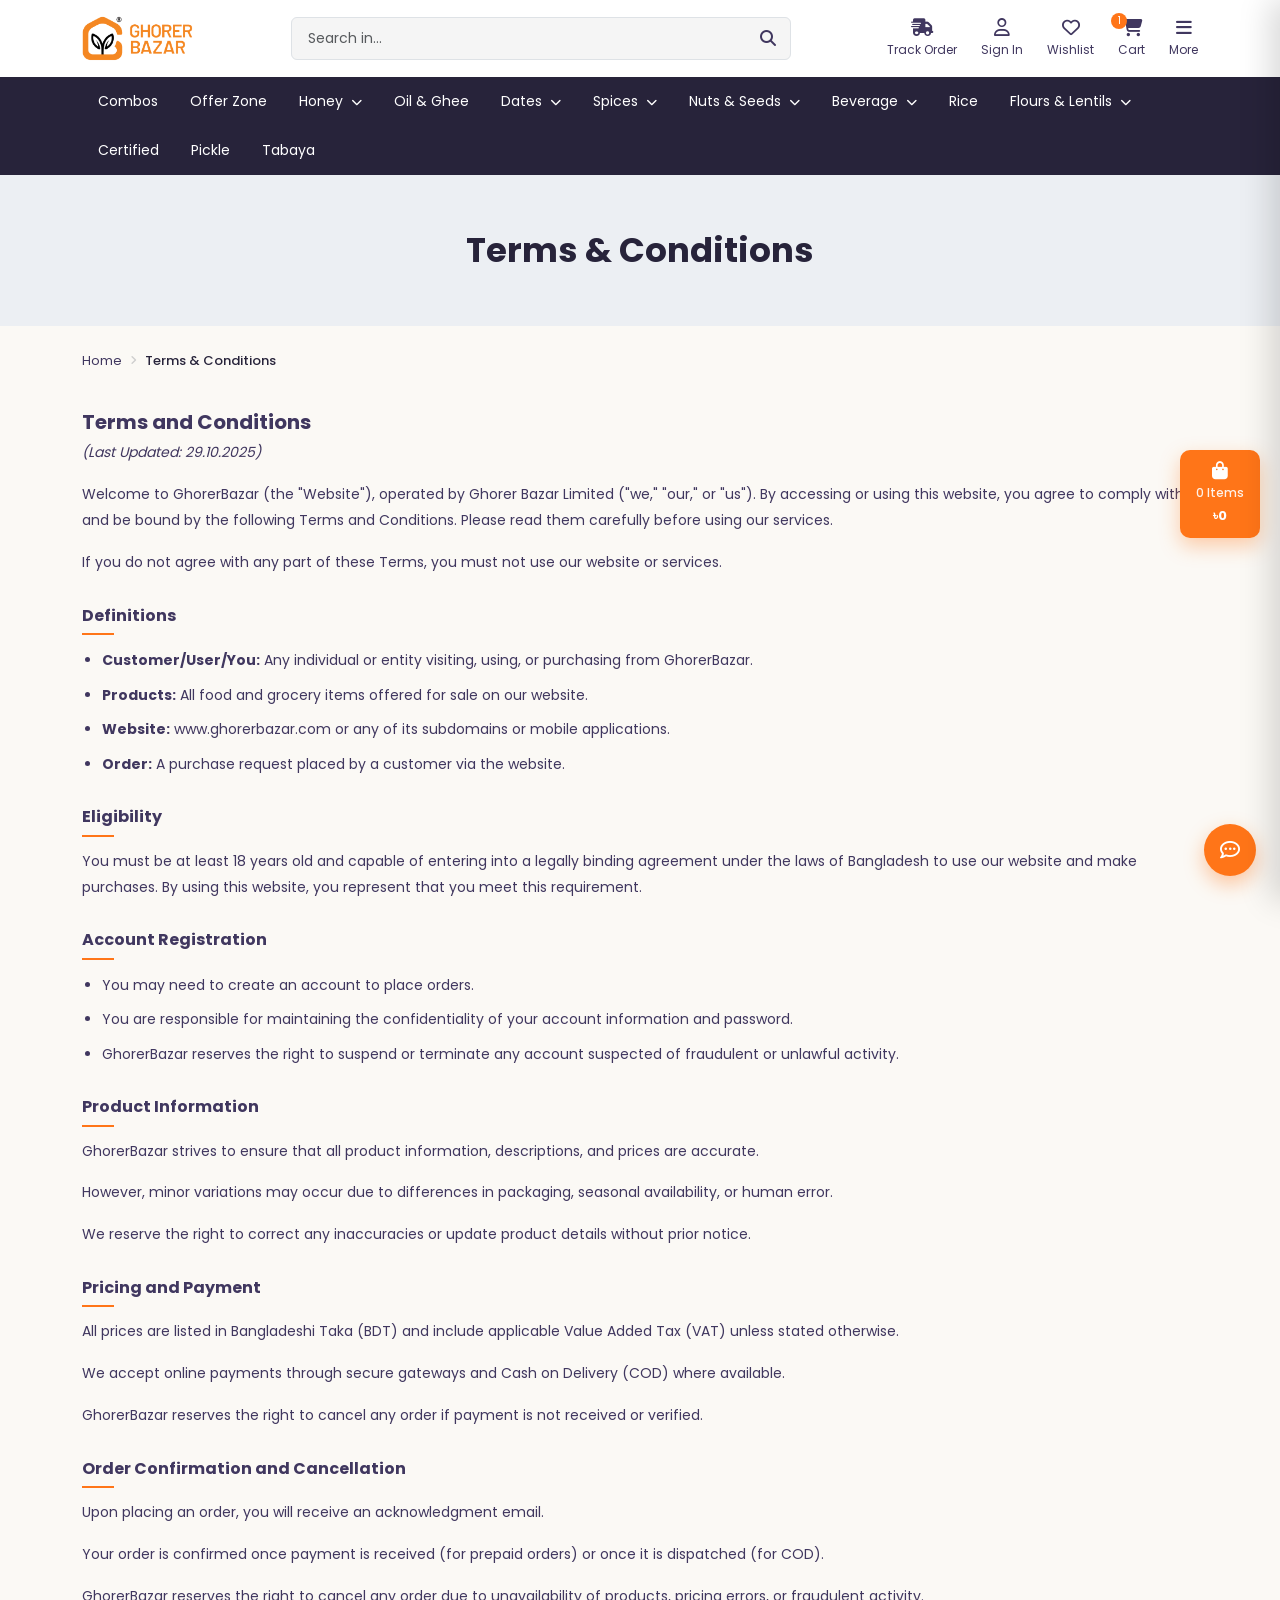
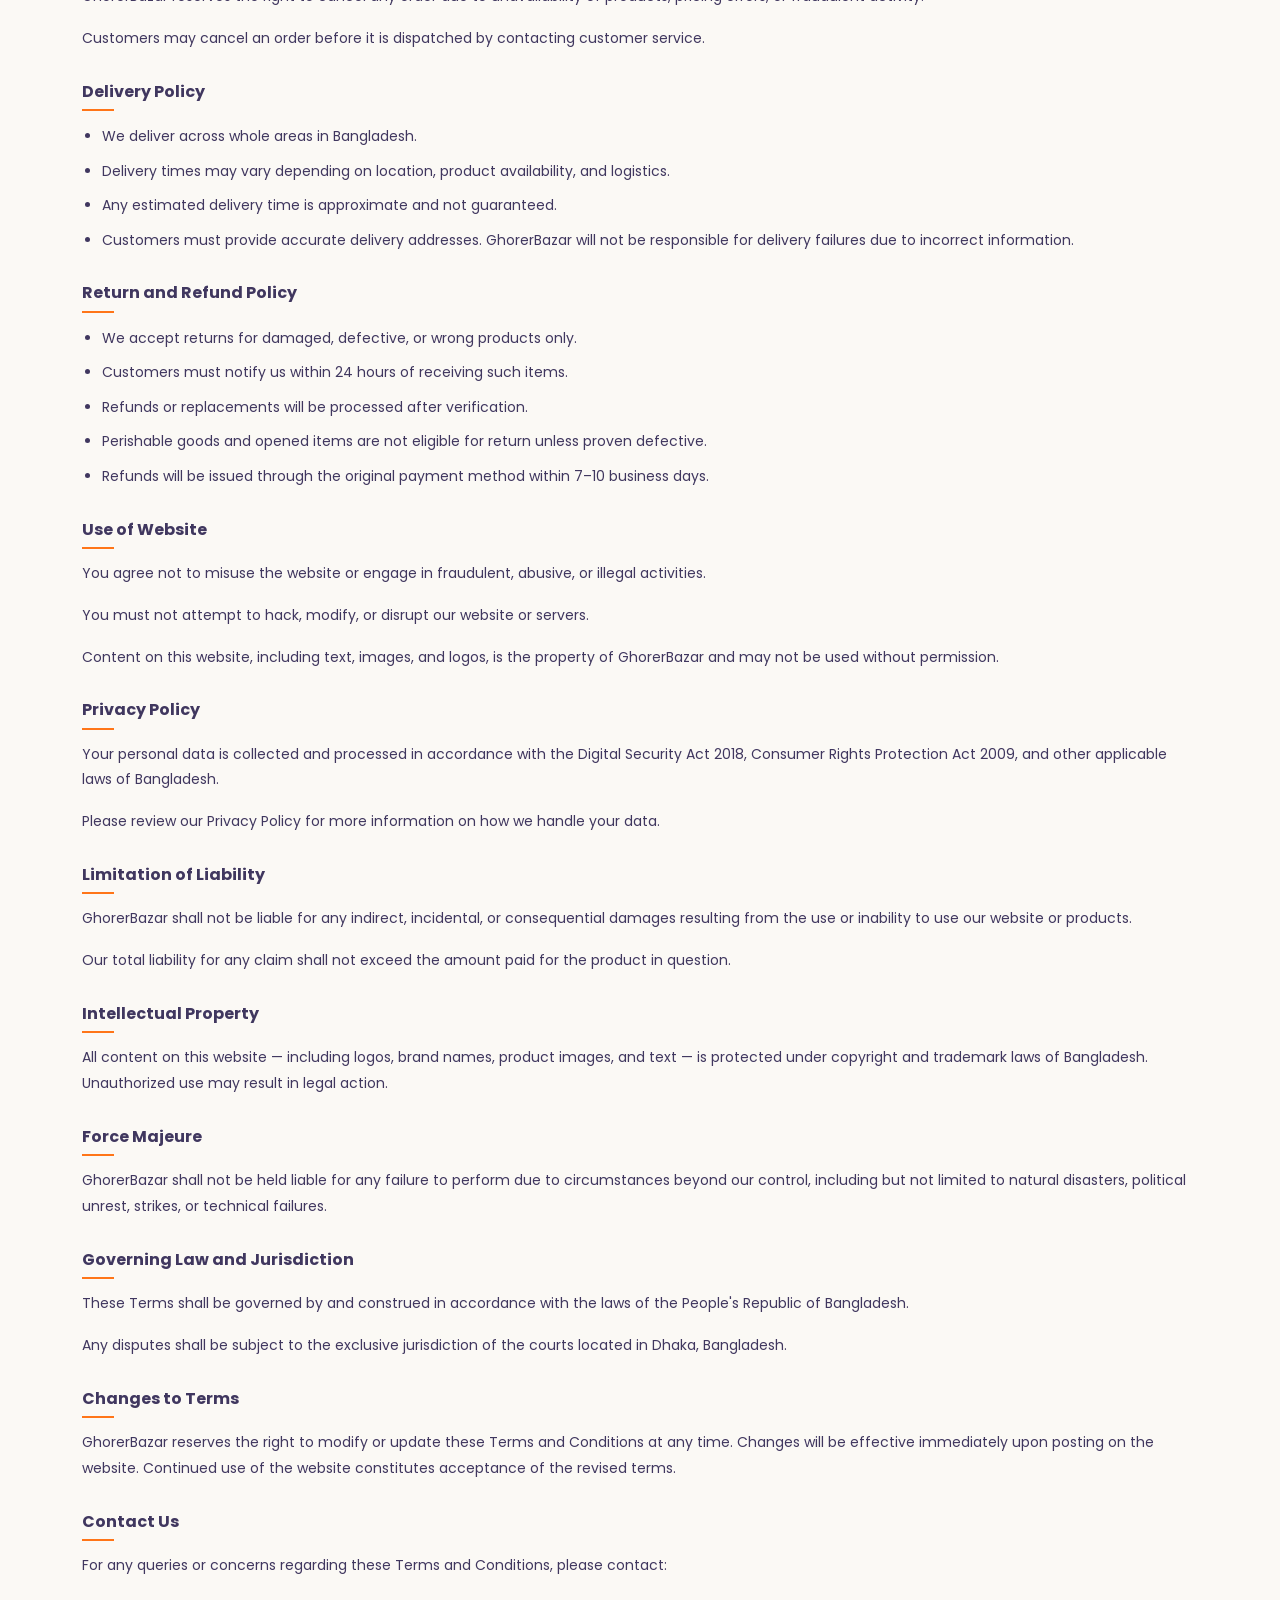
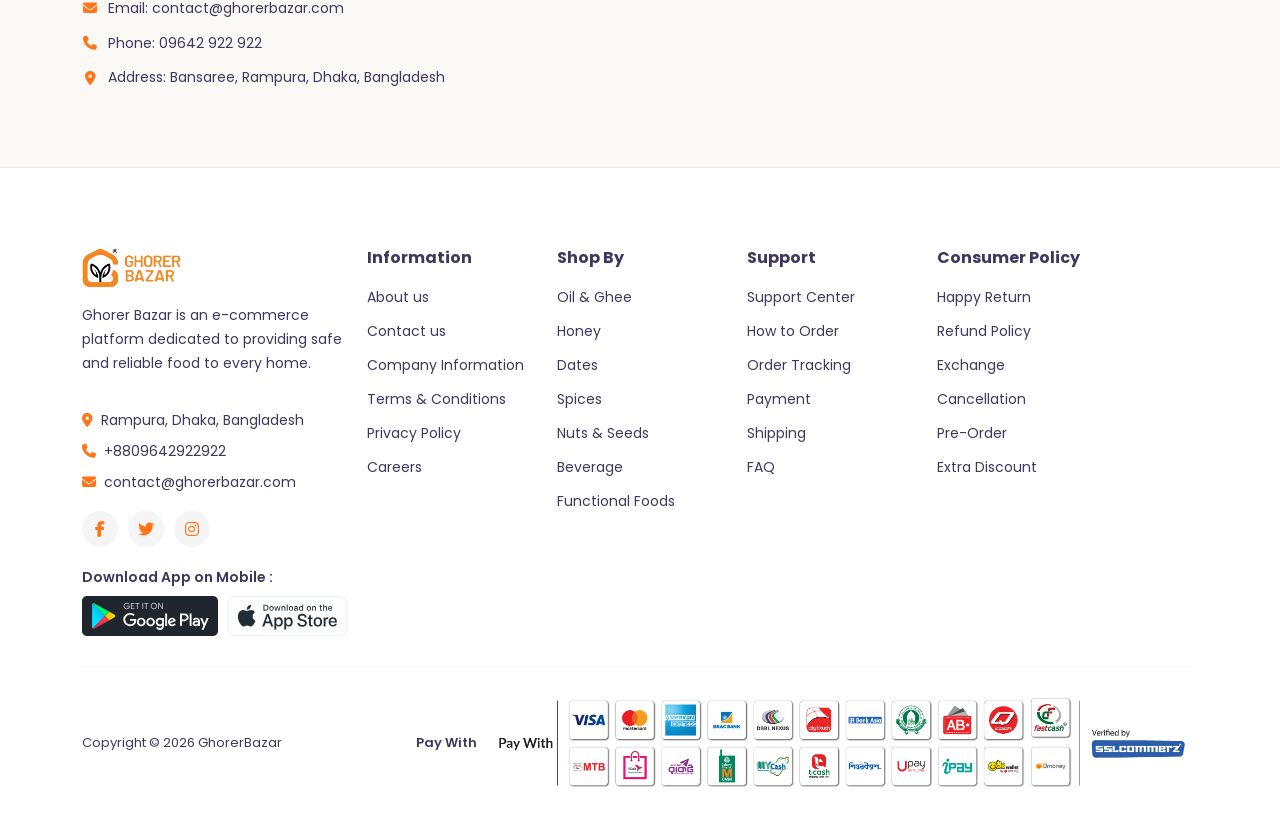
<file: terms-conditions.html>
<!DOCTYPE html>
<html lang="en">

<head>

    <meta charset="UTF-8">
    <meta name="viewport" content="width=device-width, initial-scale=1.0">
    <title>GhorerBazar - Organic Food Store"</title>
    <link rel="icon" href="asset/images/logo/favicon.png" type="image/x-icon">


    <!-- ========================================
         Bootstrap CSS
    ========================================= -->

    <link rel="stylesheet" href="asset/css/bootstrap.min.css">


    <!-- ========================================
         Google Font
    ========================================= -->

    <link rel="stylesheet" href="asset/css/font.css">


    <!-- ========================================
         Font Awesome
    ========================================= -->

    <link rel="stylesheet" href="asset/css/all.min.css">


    <!-- ========================================
         Swiper CSS
    ========================================= -->

    <link rel="stylesheet" href="asset/css/swiper-bundle.min.css">



    <!-- ========================================
         Custom CSS
    ========================================= -->

    <link rel="stylesheet" href="asset/css/style.css">

</head>


<body>

    <!-- ========================================
       Header Section Start
    ========================================= -->
    <header class="site-header">

        <!-- Top Row: Logo + Search + Icons -->
        <div class="header-top">
            <div class="container">
                <div class="d-flex align-items-center justify-content-between flex-wrap gap-3 py-3">

                    <!-- Logo -->
                    <a href="index.html" class="logo d-flex align-items-center gap-2">
                        <img src="asset/images/logo/logo.png" alt="Ghorer Bazar Logo" height="45">
                    </a>

                    <!-- Search Bar -->
                    <div class="search-box flex-grow-1">
                        <form class="d-flex">
                            <input type="text" class="form-control" placeholder="Search in...">
                            <button type="submit" class="search-btn">
                                <i class="fa-solid fa-magnifying-glass"></i>
                            </button>
                        </form>
                    </div>

                    <!-- Icon Links -->
                    <div class="header-icons d-flex align-items-center gap-4">

                        <a href="track-order.html" class="icon-link">
                            <i class="fa-solid fa-truck-fast"></i>
                            <span>Track Order</span>
                        </a>

                        <a href="login.html" class="icon-link">
                            <i class="fa-regular fa-user"></i>
                            <span>Sign In</span>
                        </a>

                        <a href="wishlist.html" class="icon-link">
                            <i class="fa-regular fa-heart"></i>
                            <span>Wishlist</span>
                        </a>

                        <a href="cart.html" class="icon-link position-relative">
                            <i class="fa-solid fa-cart-shopping"></i>
                            <span class="cart-count">1</span>
                            <span>Cart</span>
                        </a>

                        <div class="icon-link-dropdown">
                            <a href="#" class="icon-link">
                                <i class="fa-solid fa-bars"></i>
                                <span>More</span>
                            </a>
                            <ul class="more-dropdown-list">
                                <li><a href="about.html">About Us</a></li>
                                <li><a href="faq.html">FAQs</a></li>
                                <li><a href="contact.html">Contact Us</a></li>
                                <li><a href="careers.html">Careers</a></li>
                                <li><a href="tel:8809642922922"><i class="fa-solid fa-phone"></i> Call Us</a></li>
                                <li><a href="https://api.whatsapp.com/send"><i class="fa-brands fa-whatsapp"></i>
                                        WhatsApp</a></li>
                            </ul>
                        </div>

                    </div>

                </div>
            </div>
        </div>

        <!-- Bottom Row: Category Navigation -->
        <nav class="header-nav">
            <div class="container">
                <ul class="nav-menu d-flex align-items-center flex-wrap">

                    <li><a href="combos.html">Combos</a></li>
                    <li><a href="offer-zone.html">Offer Zone</a></li>

                    <li class="dropdown">
                        <a href="honey.html">Honey <i class="fa-solid fa-chevron-down"></i></a>
                        <ul class="dropdown-list">
                            <li><a href="#">Sundarban Honey</a></li>
                            <li><a href="#">Black Seed Honey</a></li>
                            <li><a href="#">Lychee Flower Honey</a></li>
                            <li><a href="#">Sidr Honey</a></li>
                        </ul>
                    </li>

                    <li><a href="oil-ghee.html">Oil & Ghee</a></li>

                    <li class="dropdown">
                        <a href="dates.html">Dates <i class="fa-solid fa-chevron-down"></i></a>
                        <ul class="dropdown-list">
                            <li><a href="#">Medjool</a></li>
                            <li><a href="#">Sukkari</a></li>
                            <li><a href="#">Ajwa</a></li>
                        </ul>
                    </li>

                    <li class="dropdown">
                        <a href="spices.html">Spices <i class="fa-solid fa-chevron-down"></i></a>
                        <ul class="dropdown-list">
                            <li><a href="#">Whole Spices</a></li>
                            <li><a href="#">Basic Spices</a></li>
                        </ul>
                    </li>

                    <li class="dropdown">
                        <a href="nuts-seeds.html">Nuts & Seeds <i class="fa-solid fa-chevron-down"></i></a>
                        <ul class="dropdown-list">
                            <li><a href="#">Nuts</a></li>
                            <li><a href="#">Seeds</a></li>
                        </ul>
                    </li>

                    <li class="dropdown">
                        <a href="beverage.html">Beverage <i class="fa-solid fa-chevron-down"></i></a>
                        <ul class="dropdown-list">
                            <li><a href="#">Tea</a></li>
                            <li><a href="#">Coffee</a></li>
                        </ul>
                    </li>

                    <li><a href="rice.html">Rice</a></li>

                    <li class="dropdown">
                        <a href="flours-lentils.html">Flours & Lentils <i class="fa-solid fa-chevron-down"></i></a>
                        <ul class="dropdown-list">
                            <li><a href="#">Flours</a></li>
                            <li><a href="#">Lentils</a></li>
                        </ul>
                    </li>

                    <li><a href="certified.html">Certified</a></li>
                    <li><a href="pickle.html">Pickle</a></li>
                    <li><a href="tabaya.html">Tabaya</a></li>

                </ul>
            </div>
        </nav>

    </header>
    <!-- ========================================
       Header Section End
    ========================================= -->

    <!-- ========================================
         Main Section Start
    ========================================= -->



    <!-- ========================================
         Main Section End
    ========================================= -->
    <main>

        <!-- ========================================
       Page Title Banner Start
    ========================================= -->
        <div class="page-title-banner">
            <div class="container">
                <h1>Terms & Conditions</h1>
            </div>
        </div>
        <!-- ========================================
       Page Title Banner End
    ========================================= -->


        <!-- ========================================
       Breadcrumb Start
    ========================================= -->
        <div class="breadcrumb-bar">
            <div class="container">
                <nav class="breadcrumb-nav">
                    <a href="index.html">Home</a>
                    <i class="fa-solid fa-angle-right"></i>
                    <span>Terms & Conditions</span>
                </nav>
            </div>
        </div>
        <!-- ========================================
       Breadcrumb End
    ========================================= -->


        <!-- ========================================
       Contact Content Section Start
    ========================================= -->
        <section class="terms-section">
            <div class="container">

                <h3 class="terms-main-title">Terms and Conditions</h3>
                <p class="terms-updated">(Last Updated: 29.10.2025)</p>

                <p>Welcome to GhorerBazar (the "Website"), operated by Ghorer Bazar Limited ("we," "our," or
                    "us"). By accessing or using this website, you agree to comply with and be bound by the
                    following Terms and Conditions. Please read them carefully before using our services.</p>

                <p>If you do not agree with any part of these Terms, you must not use our website or services.</p>

                <h4>Definitions</h4>
                <ul class="terms-list">
                    <li><strong>Customer/User/You:</strong> Any individual or entity visiting, using, or
                        purchasing from GhorerBazar.</li>
                    <li><strong>Products:</strong> All food and grocery items offered for sale on our website.</li>
                    <li><strong>Website:</strong> www.ghorerbazar.com or any of its subdomains or mobile
                        applications.</li>
                    <li><strong>Order:</strong> A purchase request placed by a customer via the website.</li>
                </ul>

                <h4>Eligibility</h4>
                <p>You must be at least 18 years old and capable of entering into a legally binding agreement
                    under the laws of Bangladesh to use our website and make purchases. By using this website,
                    you represent that you meet this requirement.</p>

                <h4>Account Registration</h4>
                <ul class="terms-list">
                    <li>You may need to create an account to place orders.</li>
                    <li>You are responsible for maintaining the confidentiality of your account information and
                        password.</li>
                    <li>GhorerBazar reserves the right to suspend or terminate any account suspected of
                        fraudulent or unlawful activity.</li>
                </ul>

                <h4>Product Information</h4>
                <p>GhorerBazar strives to ensure that all product information, descriptions, and prices are
                    accurate.</p>
                <p>However, minor variations may occur due to differences in packaging, seasonal availability,
                    or human error.</p>
                <p>We reserve the right to correct any inaccuracies or update product details without prior
                    notice.</p>

                <h4>Pricing and Payment</h4>
                <p>All prices are listed in Bangladeshi Taka (BDT) and include applicable Value Added Tax (VAT)
                    unless stated otherwise.</p>
                <p>We accept online payments through secure gateways and Cash on Delivery (COD) where
                    available.</p>
                <p>GhorerBazar reserves the right to cancel any order if payment is not received or verified.</p>

                <h4>Order Confirmation and Cancellation</h4>
                <p>Upon placing an order, you will receive an acknowledgment email.</p>
                <p>Your order is confirmed once payment is received (for prepaid orders) or once it is
                    dispatched (for COD).</p>
                <p>GhorerBazar reserves the right to cancel any order due to unavailability of products,
                    pricing errors, or fraudulent activity.</p>
                <p>Customers may cancel an order before it is dispatched by contacting customer service.</p>

                <h4>Delivery Policy</h4>
                <ul class="terms-list">
                    <li>We deliver across whole areas in Bangladesh.</li>
                    <li>Delivery times may vary depending on location, product availability, and logistics.</li>
                    <li>Any estimated delivery time is approximate and not guaranteed.</li>
                    <li>Customers must provide accurate delivery addresses. GhorerBazar will not be responsible
                        for delivery failures due to incorrect information.</li>
                </ul>

                <h4>Return and Refund Policy</h4>
                <ul class="terms-list">
                    <li>We accept returns for damaged, defective, or wrong products only.</li>
                    <li>Customers must notify us within 24 hours of receiving such items.</li>
                    <li>Refunds or replacements will be processed after verification.</li>
                    <li>Perishable goods and opened items are not eligible for return unless proven
                        defective.</li>
                    <li>Refunds will be issued through the original payment method within 7–10 business
                        days.</li>
                </ul>

                <h4>Use of Website</h4>
                <p>You agree not to misuse the website or engage in fraudulent, abusive, or illegal
                    activities.</p>
                <p>You must not attempt to hack, modify, or disrupt our website or servers.</p>
                <p>Content on this website, including text, images, and logos, is the property of GhorerBazar
                    and may not be used without permission.</p>

                <h4>Privacy Policy</h4>
                <p>Your personal data is collected and processed in accordance with the Digital Security Act
                    2018, Consumer Rights Protection Act 2009, and other applicable laws of Bangladesh.</p>
                <p>Please review our Privacy Policy for more information on how we handle your data.</p>

                <h4>Limitation of Liability</h4>
                <p>GhorerBazar shall not be liable for any indirect, incidental, or consequential damages
                    resulting from the use or inability to use our website or products.</p>
                <p>Our total liability for any claim shall not exceed the amount paid for the product in
                    question.</p>

                <h4>Intellectual Property</h4>
                <p>All content on this website — including logos, brand names, product images, and text — is
                    protected under copyright and trademark laws of Bangladesh. Unauthorized use may result in
                    legal action.</p>

                <h4>Force Majeure</h4>
                <p>GhorerBazar shall not be held liable for any failure to perform due to circumstances beyond
                    our control, including but not limited to natural disasters, political unrest, strikes, or
                    technical failures.</p>

                <h4>Governing Law and Jurisdiction</h4>
                <p>These Terms shall be governed by and construed in accordance with the laws of the People's
                    Republic of Bangladesh.</p>
                <p>Any disputes shall be subject to the exclusive jurisdiction of the courts located in Dhaka,
                    Bangladesh.</p>

                <h4>Changes to Terms</h4>
                <p>GhorerBazar reserves the right to modify or update these Terms and Conditions at any time.
                    Changes will be effective immediately upon posting on the website. Continued use of the
                    website constitutes acceptance of the revised terms.</p>

                <h4>Contact Us</h4>
                <p>For any queries or concerns regarding these Terms and Conditions, please contact:</p>
                <ul class="terms-list terms-contact-list">
                    <li><i class="fa-solid fa-envelope"></i> Email: contact@ghorerbazar.com</li>
                    <li><i class="fa-solid fa-phone"></i> Phone: 09642 922 922</li>
                    <li><i class="fa-solid fa-location-dot"></i> Address: Bansaree, Rampura, Dhaka,
                        Bangladesh</li>
                </ul>

            </div>
        </section>
        <!-- ========================================
       Contact Content Section End
    ========================================= -->

    </main>

    <!-- ========================================
         Footer Section Start
    ========================================= -->

   <footer class="site-footer">

        <div class="container">
            <div class="footer-main">
                <div class="row g-4">

                    <!-- Company Info -->
                    <div class="col-lg-3 col-md-6">
                        <div class="footer-widget">

                            <a href="index.html" class="footer-logo d-flex align-items-center gap-2">
                                <img src="asset/images/logo/logo.png" alt="Ghorer Bazar Logo" height="40">
                            </a>

                            <p>Ghorer Bazar is an e-commerce platform dedicated to providing safe and reliable food to
                                every home.</p>

                            <ul class="footer-contact">
                                <li><i class="fa-solid fa-location-dot"></i> Rampura, Dhaka, Bangladesh</li>
                                <li><i class="fa-solid fa-phone"></i> +8809642922922</li>
                                <li><i class="fa-solid fa-envelope"></i> contact@ghorerbazar.com</li>
                            </ul>

                            <div class="footer-social">
                                <a href="#"><i class="fa-brands fa-facebook-f"></i></a>
                                <a href="#"><i class="fa-brands fa-twitter"></i></a>
                                <a href="#"><i class="fa-brands fa-instagram"></i></a>
                            </div>

                            <div class="app-download">
                                <h4>Download App on Mobile :</h4>
                                <div class="app-download-links">
                                    <a href="#"><img src="asset/images/footer/google-play.svg" alt="Google Play"></a>
                                    <a href="#"><img src="asset/images/footer/app-store.svg" alt="App Store"></a>
                                </div>
                            </div>

                        </div>
                    </div>

                    <!-- Information -->
                    <div class="col-lg-2 col-md-6 col-6">
                        <div class="footer-widget">
                            <h4>Information</h4>
                           <ul>
                                <li><a href="about.html">About us</a></li>
                                <li><a href="contact.html">Contact us</a></li>
                                <li><a href="company-information.html">Company Information</a></li>
                                <li><a href="terms-conditions.html">Terms & Conditions</a></li>
                                <li><a href="privacy-policy.html">Privacy Policy</a></li>
                                <li><a href="careers.html">Careers</a></li>
                            </ul>
                        </div>
                    </div>

                    <!-- Shop By -->
                    <div class="col-lg-2 col-md-6 col-6">
                        <div class="footer-widget">
                            <h4>Shop By</h4>
                            <ul>
                                <li><a href="oil-ghee.html">Oil & Ghee</a></li>
                                <li><a href="honey.html">Honey</a></li>
                                <li><a href="dates.html">Dates</a></li>
                                <li><a href="spices.html">Spices</a></li>
                                <li><a href="nuts-seeds.html">Nuts & Seeds</a></li>
                                <li><a href="beverage.html">Beverage</a></li>
                                <li><a href="#">Functional Foods</a></li>
                            </ul>
                        </div>
                    </div>

                    <!-- Support -->
                    <div class="col-lg-2 col-md-6 col-6">
                        <div class="footer-widget">
                            <h4>Support</h4>
                            <ul>
                                <li><a href="support-center.html">Support Center</a></li>
                                <li><a href="how-to-order.html">How to Order</a></li>
                                <li><a href="track-order.html">Order Tracking</a></li>
                                <li><a href="payment.html">Payment</a></li>
                                <li><a href="#">Shipping</a></li>
                                <li><a href="faq.html">FAQ</a></li>
                            </ul>
                        </div>
                    </div>

                    <!-- Consumer Policy -->
                    <div class="col-lg-3 col-md-6 col-6">
                        <div class="footer-widget">
                            <h4>Consumer Policy</h4>
                            <ul>
                                <li><a href="#">Happy Return</a></li>
                                <li><a href="#">Refund Policy</a></li>
                                <li><a href="#">Exchange</a></li>
                                <li><a href="#">Cancellation</a></li>
                                <li><a href="#">Pre-Order</a></li>
                                <li><a href="#">Extra Discount</a></li>
                            </ul>
                        </div>
                    </div>

                </div>
            </div>

            <hr class="footer-divider">

            <!-- Bottom Bar -->
            <div class="footer-bottom">
                <div class="d-flex align-items-center justify-content-between flex-wrap gap-3">

                    <p>Copyright &copy; 2026 GhorerBazar</p>

                    <div class="d-flex align-items-center gap-2 flex-wrap">
                        <span class="pay-with-text">Pay With</span>
                        <img src="asset/images/footer/sslcommerz.png" alt="Verified by SSLCommerz" class="ssl-badge">
                    </div>

                </div>
            </div>

        </div>

    </footer>

    <!-- ========================================
         Footer Section End
    ========================================= -->


    <!-- ========================================
     Floating Cart Summary (Trigger)
======================================== -->
    <div class="floating-cart" id="floatingCart">
        <button type="button" class="floating-cart-link" id="cartTriggerBtn">
            <i class="fa-solid fa-bag-shopping"></i>
            <span class="floating-cart-count" id="floatingCartCount">0 Items</span>
            <span class="floating-cart-total" id="floatingCartTotal">৳0.00</span>
        </button>
    </div>

    <!-- ========================================
     Cart Offcanvas Sidebar
======================================== -->
    <div class="cart-overlay" id="cartOverlay"></div>

    <div class="cart-offcanvas" id="cartOffcanvas">

        <div class="cart-offcanvas-header">
            <h3><i class="fa-solid fa-bag-shopping"></i> My Cart</h3>
            <button type="button" class="cart-close-btn" id="cartCloseBtn">
                <i class="fa-solid fa-xmark"></i>
            </button>
        </div>

        <div class="cart-offcanvas-body" id="cartItemsContainer">
            <!-- Cart items dynamically render hobe -->
        </div>

        <div class="cart-offcanvas-empty" id="cartEmptyState">
            <i class="fa-solid fa-bag-shopping"></i>
            <p>Your cart is empty</p>
            <span>Add some products to get started</span>
        </div>

        <div class="cart-offcanvas-footer" id="cartFooter">
            <div class="cart-subtotal-row">
                <span>Subtotal</span>
                <span id="cartSubtotal">৳0.00</span>
            </div>
            <a href="checkout.html" class="btn-checkout">Proceed to Checkout</a>
        </div>

    </div>

    <!-- ========================================
     Scroll To Top Button with Progress Ring
======================================== -->
    <button type="button" id="scroll-top" class="scroll-top-btn" aria-label="Scroll to top">
        <svg class="scroll-progress-ring" width="46" height="46" viewBox="0 0 46 46">
            <circle class="scroll-progress-ring__bg" cx="23" cy="23" r="20"></circle>
            <circle class="scroll-progress-ring__fill" cx="23" cy="23" r="20"></circle>
        </svg>
        <i class="fa-solid fa-arrow-up"></i>
    </button>


    <!-- ========================================
     Chat Widget (Message Section)
======================================== -->
    <div class="chat-widget closed" id="chatWidget">

        <!-- Welcome Popup Card -->
        <div class="chat-popup-card hidden" id="chatPopupCard">

            <div class="chat-popup-header">
                <div class="chat-popup-logo">
                    <img src="asset/images/logo/favicon.png" alt="Ghorer Bazar">
                </div>
            </div>

            <div class="chat-popup-body">
                <h3>আসসালামু আলাইকুম, ঘরেরবাজারে স্বাগতম।</h3>
                <p>আপনাকে কিভাবে সহযোগিতা করতে পারি?</p>
            </div>

            <a href="https://api.whatsapp.com/send" target="_blank" class="chat-popup-reply">
                <i class="fa-regular fa-comment-dots"></i>
                <div>
                    <span class="reply-title">মেসেজ করুন।</span>
                    <span class="reply-subtitle">Typically replies in 1 minutes</span>
                </div>
            </a>

            <div class="chat-popup-footer">
                Powered by <strong>Ghorer Bazar Chat</strong>
            </div>

        </div>

        <!-- Toggle Button -->
        <button type="button" class="chat-toggle-btn" id="chatToggleBtn" aria-label="Toggle chat">
            <i class="fa-solid fa-chevron-down chat-icon-close"></i>
            <i class="fa-regular fa-comment-dots chat-icon-open"></i>
        </button>

    </div>

    <!-- ========================================
       Swiper JS (age load korte hobe)
    ========================================= -->
    <script src="asset/js/swiper-bundle.min.js"></script>


    <!-- ========================================
       Bootstrap JS
    ========================================= -->
    <script src="asset/js/bootstrap.bundle.min.js"></script>


    <!-- ========================================
       Custom JS (shob shesh e - karon eta onno library gulo use kore)
    ========================================= -->
    <script src="asset/js/script.js"></script>


</body>

</html>
</file>
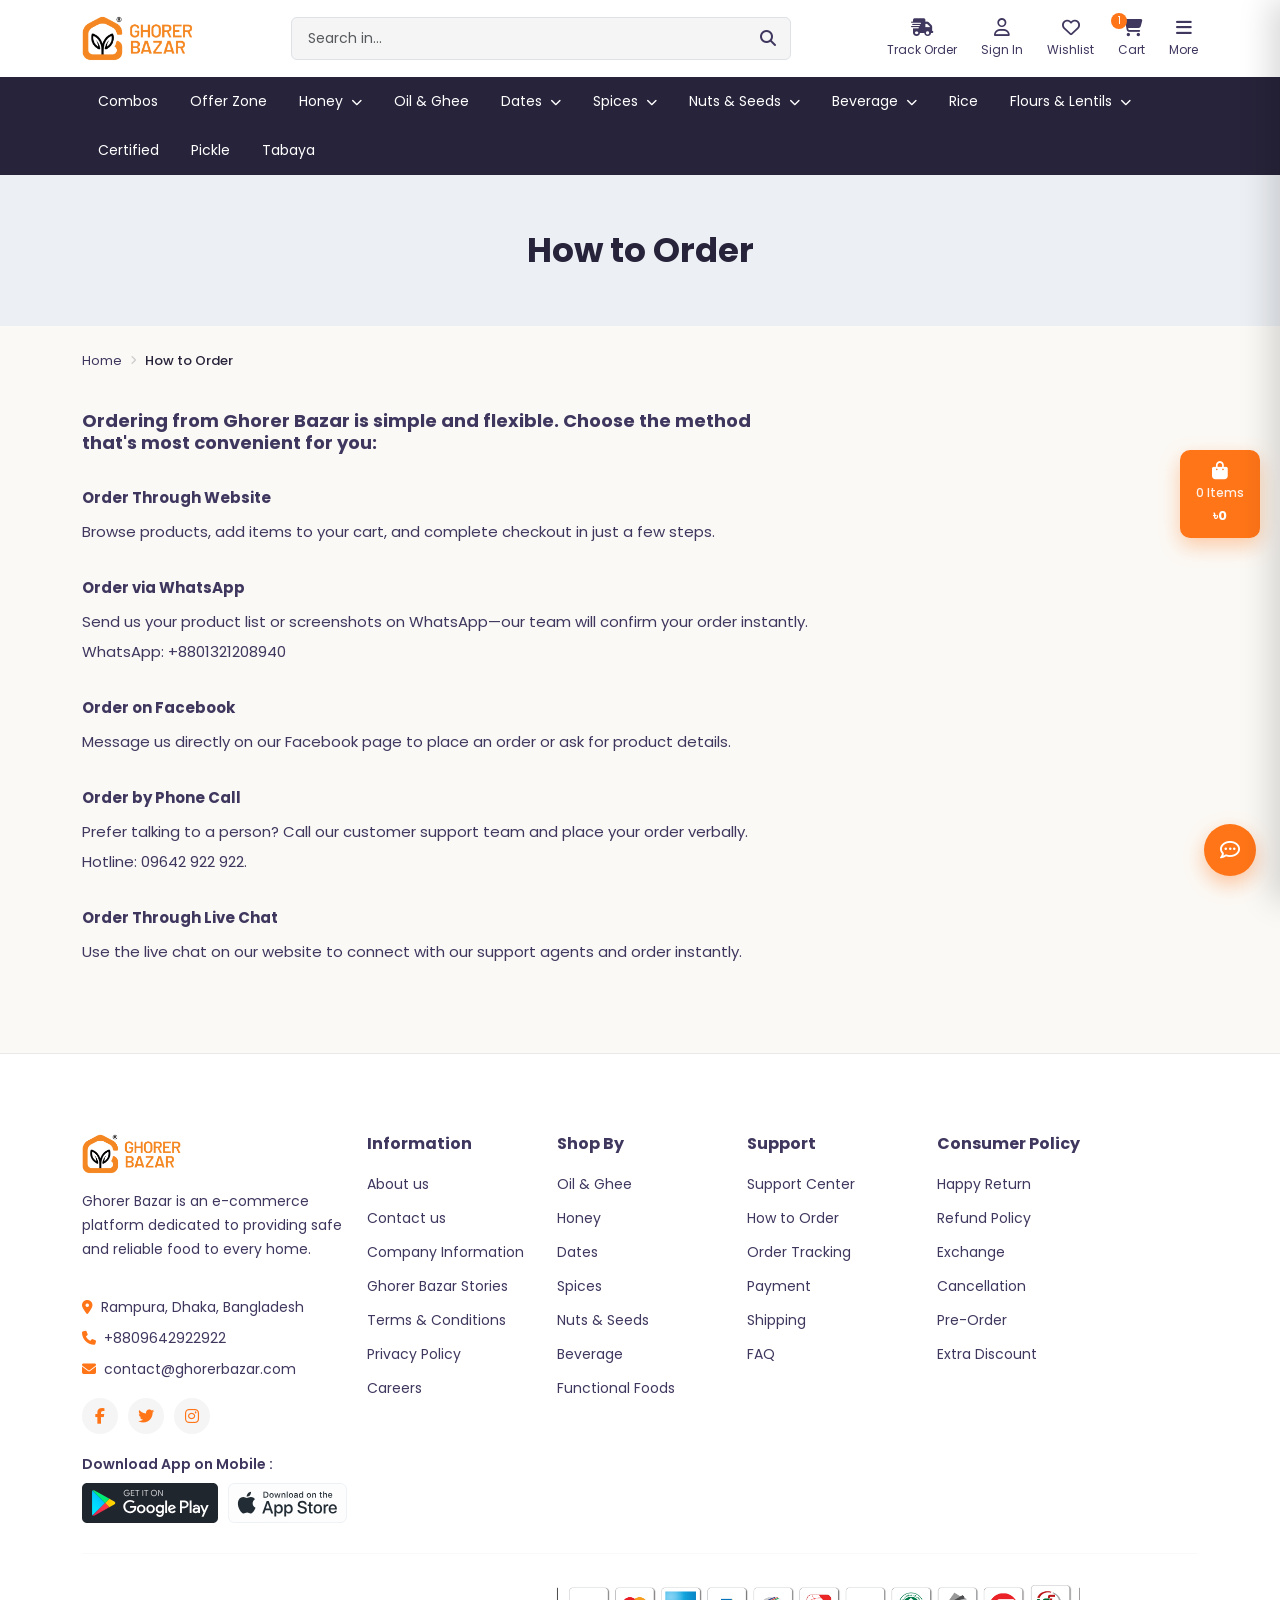
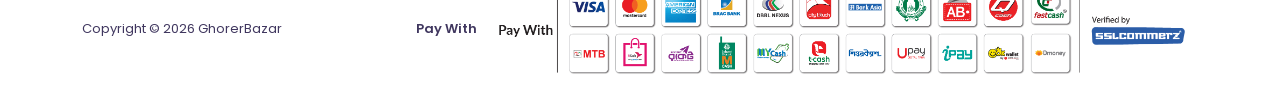
<file: test.html>
<!DOCTYPE html>
<html lang="en">

<head>

    <meta charset="UTF-8">

    <meta name="viewport" content="width=device-width, initial-scale=1.0">

    <title>GhorerBazar - How to Order</title>

    <link rel="icon" href="asset/images/logo/favicon.png" type="image/x-icon">


    <!-- ========================================
         Bootstrap CSS
    ========================================= -->

    <link rel="stylesheet" href="asset/css/bootstrap.min.css">


    <!-- ========================================
         Google Font
    ========================================= -->

    <link rel="stylesheet" href="asset/css/font.css">


    <!-- ========================================
         Font Awesome
    ========================================= -->

    <link rel="stylesheet" href="asset/css/all.min.css">


    <!-- ========================================
         Swiper CSS
    ========================================= -->

    <link rel="stylesheet" href="asset/css/swiper-bundle.min.css">



    <!-- ========================================
         Custom CSS
    ========================================= -->

    <link rel="stylesheet" href="asset/css/style.css">

</head>


<body>



    <!-- ========================================
       Header Section Start
    ========================================= -->
    <header class="site-header">

        <!-- Top Row: Logo + Search + Icons -->
        <div class="header-top">
            <div class="container">
                <div class="d-flex align-items-center justify-content-between flex-wrap gap-3 py-3">

                    <!-- Logo -->
                    <a href="index.html" class="logo d-flex align-items-center gap-2">
                        <img src="asset/images/logo/logo.png" alt="Ghorer Bazar Logo" height="45">
                    </a>

                    <!-- Search Bar -->
                    <div class="search-box flex-grow-1">
                        <form class="d-flex">
                            <input type="text" class="form-control" placeholder="Search in...">
                            <button type="submit" class="search-btn">
                                <i class="fa-solid fa-magnifying-glass"></i>
                            </button>
                        </form>
                    </div>

                    <!-- Icon Links -->
                    <div class="header-icons d-flex align-items-center gap-4">

                        <a href="track-order.html" class="icon-link">
                            <i class="fa-solid fa-truck-fast"></i>
                            <span>Track Order</span>
                        </a>

                        <a href="login.html" class="icon-link">
                            <i class="fa-regular fa-user"></i>
                            <span>Sign In</span>
                        </a>

                        <a href="wishlist.html" class="icon-link">
                            <i class="fa-regular fa-heart"></i>
                            <span>Wishlist</span>
                        </a>

                        <a href="cart.html" class="icon-link position-relative">
                            <i class="fa-solid fa-cart-shopping"></i>
                            <span class="cart-count">1</span>
                            <span>Cart</span>
                        </a>

                        <div class="icon-link-dropdown">
                            <a href="#" class="icon-link">
                                <i class="fa-solid fa-bars"></i>
                                <span>More</span>
                            </a>
                            <ul class="more-dropdown-list">
                                <li><a href="about.html">About Us</a></li>
                                <li><a href="faq.html">FAQs</a></li>
                                <li><a href="contact.html">Contact Us</a></li>
                                <li><a href="careers.html">Careers</a></li>
                                <li><a href="tel:8809642922922"><i class="fa-solid fa-phone"></i> Call Us</a></li>
                                <li><a href="https://api.whatsapp.com/send"><i class="fa-brands fa-whatsapp"></i>
                                        WhatsApp</a></li>
                            </ul>
                        </div>

                    </div>

                </div>
            </div>
        </div>

        <!-- Bottom Row: Category Navigation -->
        <nav class="header-nav">
            <div class="container">
                <ul class="nav-menu d-flex align-items-center flex-wrap">

                    <li><a href="combos.html">Combos</a></li>
                    <li><a href="offer-zone.html">Offer Zone</a></li>

                    <li class="dropdown">
                        <a href="honey.html">Honey <i class="fa-solid fa-chevron-down"></i></a>
                        <ul class="dropdown-list">
                            <li><a href="#">Sundarban Honey</a></li>
                            <li><a href="#">Black Seed Honey</a></li>
                            <li><a href="#">Lychee Flower Honey</a></li>
                            <li><a href="#">Sidr Honey</a></li>
                        </ul>
                    </li>

                    <li><a href="oil-ghee.html">Oil & Ghee</a></li>

                    <li class="dropdown">
                        <a href="dates.html">Dates <i class="fa-solid fa-chevron-down"></i></a>
                        <ul class="dropdown-list">
                            <li><a href="#">Medjool</a></li>
                            <li><a href="#">Sukkari</a></li>
                            <li><a href="#">Ajwa</a></li>
                        </ul>
                    </li>

                    <li class="dropdown">
                        <a href="spices.html">Spices <i class="fa-solid fa-chevron-down"></i></a>
                        <ul class="dropdown-list">
                            <li><a href="#">Whole Spices</a></li>
                            <li><a href="#">Basic Spices</a></li>
                        </ul>
                    </li>

                    <li class="dropdown">
                        <a href="nuts-seeds.html">Nuts & Seeds <i class="fa-solid fa-chevron-down"></i></a>
                        <ul class="dropdown-list">
                            <li><a href="#">Nuts</a></li>
                            <li><a href="#">Seeds</a></li>
                        </ul>
                    </li>

                    <li class="dropdown">
                        <a href="beverage.html">Beverage <i class="fa-solid fa-chevron-down"></i></a>
                        <ul class="dropdown-list">
                            <li><a href="#">Tea</a></li>
                            <li><a href="#">Coffee</a></li>
                        </ul>
                    </li>

                    <li><a href="rice.html">Rice</a></li>

                    <li class="dropdown">
                        <a href="flours-lentils.html">Flours & Lentils <i class="fa-solid fa-chevron-down"></i></a>
                        <ul class="dropdown-list">
                            <li><a href="#">Flours</a></li>
                            <li><a href="#">Lentils</a></li>
                        </ul>
                    </li>

                    <li><a href="certified.html">Certified</a></li>
                    <li><a href="pickle.html">Pickle</a></li>
                    <li><a href="tabaya.html">Tabaya</a></li>

                </ul>
            </div>
        </nav>

    </header>
    <!-- ========================================
       Header Section End
    ========================================= -->




    <main>

        <!-- ========================================
       Page Title Banner Start
    ========================================= -->
        <div class="page-title-banner">
            <div class="container">
                <h1>How to Order</h1>
            </div>
        </div>
        <!-- ========================================
       Page Title Banner End
    ========================================= -->


        <!-- ========================================
       Breadcrumb Start
    ========================================= -->
        <div class="breadcrumb-bar">
            <div class="container">
                <nav class="breadcrumb-nav">
                    <a href="index.html">Home</a>
                    <i class="fa-solid fa-angle-right"></i>
                    <span>How to Order</span>
                </nav>
            </div>
        </div>
        <!-- ========================================
       Breadcrumb End
    ========================================= -->


        <!-- ========================================
       Contact Content Section Start
    ========================================= -->
        <section class="contact-section">
            <div class="container">

                <div class="contact-intro">
                    <h3>Ordering from Ghorer Bazar is simple and flexible. Choose the method that's most
                        convenient for you:</h3>
                </div>

                <div class="contact-info-block">
                    <p class="contact-block-title">Order Through Website</p>
                    <p>Browse products, add items to your cart, and complete checkout in just a few steps.</p>
                </div>

                <div class="contact-info-block">
                    <p class="contact-block-title">Order via WhatsApp</p>
                    <p>Send us your product list or screenshots on WhatsApp—our team will confirm your order
                        instantly.</p>
                    <p>WhatsApp: +8801321208940</p>
                </div>

                <div class="contact-info-block">
                    <p class="contact-block-title">Order on Facebook</p>
                    <p>Message us directly on our Facebook page to place an order or ask for product
                        details.</p>
                </div>

                <div class="contact-info-block">
                    <p class="contact-block-title">Order by Phone Call</p>
                    <p>Prefer talking to a person? Call our customer support team and place your order
                        verbally.</p>
                    <p>Hotline: 09642 922 922.</p>
                </div>

                <div class="contact-info-block">
                    <p class="contact-block-title">Order Through Live Chat</p>
                    <p>Use the live chat on our website to connect with our support agents and order
                        instantly.</p>
                </div>

            </div>
        </section>
        <!-- ========================================
       Contact Content Section End
    ========================================= -->

    </main>

    <!-- ========================================
         Main Section End
    ========================================= -->


    <!-- ========================================
         Footer Section Start
    ========================================= -->

    <footer class="site-footer">

        <div class="container">
            <div class="footer-main">
                <div class="row g-4">

                    <!-- Company Info -->
                    <div class="col-lg-3 col-md-6">
                        <div class="footer-widget">

                            <a href="index.html" class="footer-logo d-flex align-items-center gap-2">
                                <img src="asset/images/logo/logo.png" alt="Ghorer Bazar Logo" height="40">
                            </a>

                            <p>Ghorer Bazar is an e-commerce platform dedicated to providing safe and reliable food to
                                every home.</p>

                            <ul class="footer-contact">
                                <li><i class="fa-solid fa-location-dot"></i> Rampura, Dhaka, Bangladesh</li>
                                <li><i class="fa-solid fa-phone"></i> +8809642922922</li>
                                <li><i class="fa-solid fa-envelope"></i> contact@ghorerbazar.com</li>
                            </ul>

                            <div class="footer-social">
                                <a href="#"><i class="fa-brands fa-facebook-f"></i></a>
                                <a href="#"><i class="fa-brands fa-twitter"></i></a>
                                <a href="#"><i class="fa-brands fa-instagram"></i></a>
                            </div>

                            <div class="app-download">
                                <h4>Download App on Mobile :</h4>
                                <div class="app-download-links">
                                    <a href="#"><img src="asset/images/footer/google-play.svg" alt="Google Play"></a>
                                    <a href="#"><img src="asset/images/footer/app-store.svg" alt="App Store"></a>
                                </div>
                            </div>

                        </div>
                    </div>

                    <!-- Information -->
                    <div class="col-lg-2 col-md-6 col-6">
                        <div class="footer-widget">
                            <h4>Information</h4>
                            <ul>
                                <li><a href="about.html">About us</a></li>
                                <li><a href="contact.html">Contact us</a></li>
                                <li><a href="#">Company Information</a></li>
                                <li><a href="#">Ghorer Bazar Stories</a></li>
                                <li><a href="#">Terms & Conditions</a></li>
                                <li><a href="#">Privacy Policy</a></li>
                                <li><a href="careers.html">Careers</a></li>
                            </ul>
                        </div>
                    </div>

                    <!-- Shop By -->
                    <div class="col-lg-2 col-md-6 col-6">
                        <div class="footer-widget">
                            <h4>Shop By</h4>
                            <ul>
                                <li><a href="oil-ghee.html">Oil & Ghee</a></li>
                                <li><a href="honey.html">Honey</a></li>
                                <li><a href="dates.html">Dates</a></li>
                                <li><a href="spices.html">Spices</a></li>
                                <li><a href="nuts-seeds.html">Nuts & Seeds</a></li>
                                <li><a href="beverage.html">Beverage</a></li>
                                <li><a href="#">Functional Foods</a></li>
                            </ul>
                        </div>
                    </div>

                    <!-- Support -->
                    <div class="col-lg-2 col-md-6 col-6">
                        <div class="footer-widget">
                            <h4>Support</h4>
                            <ul>
                                <li><a href="#">Support Center</a></li>
                                <li><a href="#">How to Order</a></li>
                                <li><a href="track-order.html">Order Tracking</a></li>
                                <li><a href="payment.html">Payment</a></li>
                                <li><a href="#">Shipping</a></li>
                                <li><a href="faq.html">FAQ</a></li>
                            </ul>
                        </div>
                    </div>

                    <!-- Consumer Policy -->
                    <div class="col-lg-3 col-md-6 col-6">
                        <div class="footer-widget">
                            <h4>Consumer Policy</h4>
                            <ul>
                                <li><a href="#">Happy Return</a></li>
                                <li><a href="#">Refund Policy</a></li>
                                <li><a href="#">Exchange</a></li>
                                <li><a href="#">Cancellation</a></li>
                                <li><a href="#">Pre-Order</a></li>
                                <li><a href="#">Extra Discount</a></li>
                            </ul>
                        </div>
                    </div>

                </div>
            </div>

            <hr class="footer-divider">

            <!-- Bottom Bar -->
            <div class="footer-bottom">
                <div class="d-flex align-items-center justify-content-between flex-wrap gap-3">

                    <p>Copyright &copy; 2026 GhorerBazar</p>

                    <div class="d-flex align-items-center gap-2 flex-wrap">
                        <span class="pay-with-text">Pay With</span>
                        <img src="asset/images/footer/sslcommerz.png" alt="Verified by SSLCommerz" class="ssl-badge">
                    </div>

                </div>
            </div>

        </div>

    </footer>

    <!-- ========================================
         Footer Section End
    ========================================= -->


    <!-- ========================================
     Floating Cart Summary (Trigger)
======================================== -->
    <div class="floating-cart" id="floatingCart">
        <button type="button" class="floating-cart-link" id="cartTriggerBtn">
            <i class="fa-solid fa-bag-shopping"></i>
            <span class="floating-cart-count" id="floatingCartCount">0 Items</span>
            <span class="floating-cart-total" id="floatingCartTotal">৳0.00</span>
        </button>
    </div>

    <!-- ========================================
     Cart Offcanvas Sidebar
======================================== -->
    <div class="cart-overlay" id="cartOverlay"></div>

    <div class="cart-offcanvas" id="cartOffcanvas">

        <div class="cart-offcanvas-header">
            <h3><i class="fa-solid fa-bag-shopping"></i> My Cart</h3>
            <button type="button" class="cart-close-btn" id="cartCloseBtn">
                <i class="fa-solid fa-xmark"></i>
            </button>
        </div>

        <div class="cart-offcanvas-body" id="cartItemsContainer">
            <!-- Cart items dynamically render hobe -->
        </div>

        <div class="cart-offcanvas-empty" id="cartEmptyState">
            <i class="fa-solid fa-bag-shopping"></i>
            <p>Your cart is empty</p>
            <span>Add some products to get started</span>
        </div>

        <div class="cart-offcanvas-footer" id="cartFooter">
            <div class="cart-subtotal-row">
                <span>Subtotal</span>
                <span id="cartSubtotal">৳0.00</span>
            </div>
            <a href="checkout.html" class="btn-checkout">Proceed to Checkout</a>
        </div>

    </div>

    <!-- ========================================
     Scroll To Top Button with Progress Ring
======================================== -->
    <button type="button" id="scroll-top" class="scroll-top-btn" aria-label="Scroll to top">
        <svg class="scroll-progress-ring" width="46" height="46" viewBox="0 0 46 46">
            <circle class="scroll-progress-ring__bg" cx="23" cy="23" r="20"></circle>
            <circle class="scroll-progress-ring__fill" cx="23" cy="23" r="20"></circle>
        </svg>
        <i class="fa-solid fa-arrow-up"></i>
    </button>


    <!-- ========================================
     Chat Widget (Message Section)
======================================== -->
    <div class="chat-widget closed" id="chatWidget">

        <!-- Welcome Popup Card -->
        <div class="chat-popup-card hidden" id="chatPopupCard">

            <div class="chat-popup-header">
                <div class="chat-popup-logo">
                    <img src="asset/images/logo/favicon.png" alt="Ghorer Bazar">
                </div>
            </div>

            <div class="chat-popup-body">
                <h3>আসসালামু আলাইকুম, ঘরেরবাজারে স্বাগতম।</h3>
                <p>আপনাকে কিভাবে সহযোগিতা করতে পারি?</p>
            </div>

            <a href="https://api.whatsapp.com/send" target="_blank" class="chat-popup-reply">
                <i class="fa-regular fa-comment-dots"></i>
                <div>
                    <span class="reply-title">মেসেজ করুন।</span>
                    <span class="reply-subtitle">Typically replies in 1 minutes</span>
                </div>
            </a>

            <div class="chat-popup-footer">
                Powered by <strong>Ghorer Bazar Chat</strong>
            </div>

        </div>

        <!-- Toggle Button -->
        <button type="button" class="chat-toggle-btn" id="chatToggleBtn" aria-label="Toggle chat">
            <i class="fa-solid fa-chevron-down chat-icon-close"></i>
            <i class="fa-regular fa-comment-dots chat-icon-open"></i>
        </button>

    </div>

    <!-- ========================================
       Swiper JS (age load korte hobe)
    ========================================= -->
    <script src="asset/js/swiper-bundle.min.js"></script>


    <!-- ========================================
       Bootstrap JS
    ========================================= -->
    <script src="asset/js/bootstrap.bundle.min.js"></script>


    <!-- ========================================
       Custom JS (shob shesh e - karon eta onno library gulo use kore)
    ========================================= -->
    <script src="asset/js/script.js"></script>


</body>

</html>
</file>
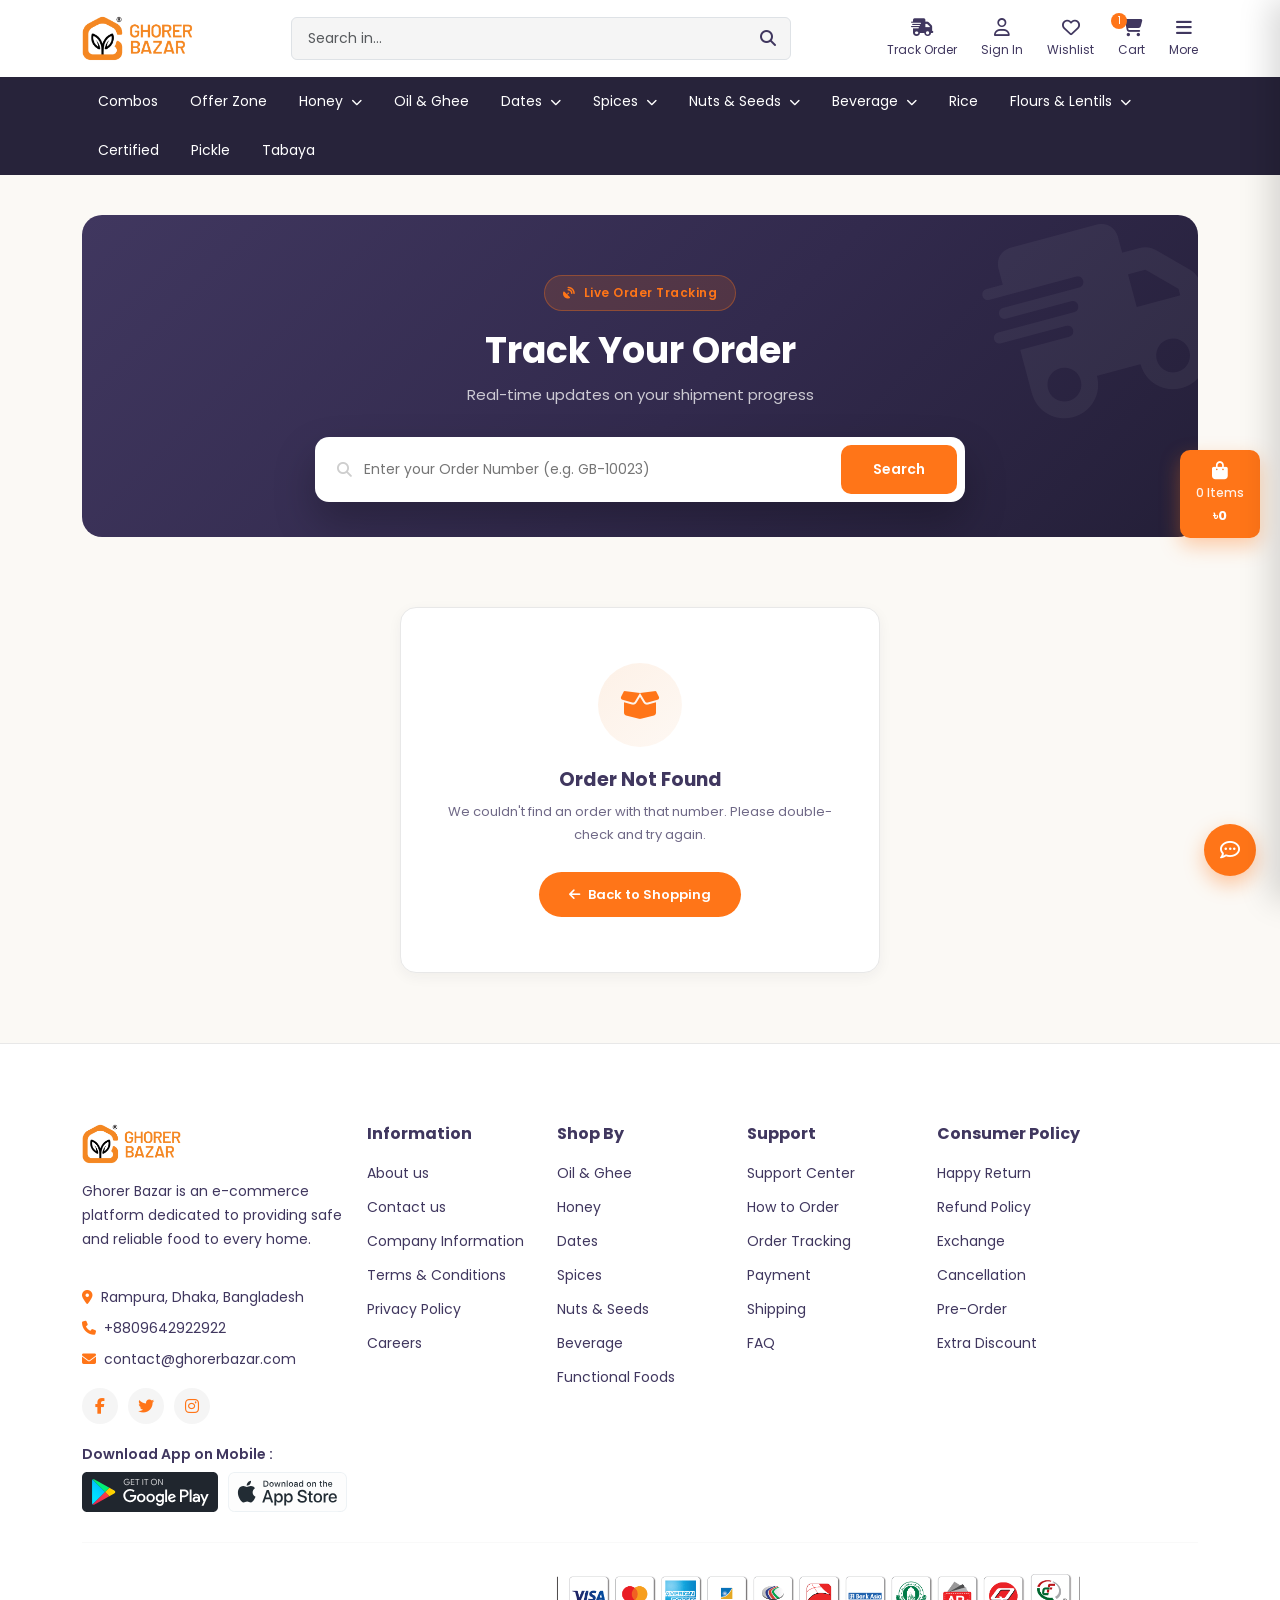
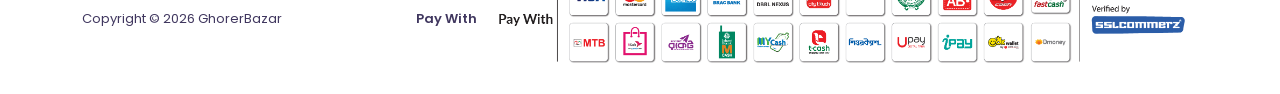
<file: track-order.html>
<!DOCTYPE html>
<html lang="en">

<head>

    <meta charset="UTF-8">
    <meta name="viewport" content="width=device-width, initial-scale=1.0">
    <title>GhorerBazar - Organic Food Store"</title>
    <link rel="icon" href="asset/images/logo/favicon.png" type="image/x-icon">


    <!-- ========================================
         Bootstrap CSS
    ========================================= -->

    <link rel="stylesheet" href="asset/css/bootstrap.min.css">


    <!-- ========================================
         Google Font
    ========================================= -->

    <link rel="stylesheet" href="asset/css/font.css">


    <!-- ========================================
         Font Awesome
    ========================================= -->

    <link rel="stylesheet" href="asset/css/all.min.css">


    <!-- ========================================
         Swiper CSS
    ========================================= -->

    <link rel="stylesheet" href="asset/css/swiper-bundle.min.css">



    <!-- ========================================
         Custom CSS
    ========================================= -->

    <link rel="stylesheet" href="asset/css/style.css">

</head>


<body>

    <!-- ========================================
       Header Section Start
    ========================================= -->
    <header class="site-header">

        <!-- Top Row: Logo + Search + Icons -->
        <div class="header-top">
            <div class="container">
                <div class="d-flex align-items-center justify-content-between flex-wrap gap-3 py-3">

                    <!-- Logo -->
                    <a href="index.html" class="logo d-flex align-items-center gap-2">
                        <img src="asset/images/logo/logo.png" alt="Ghorer Bazar Logo" height="45">
                    </a>

                    <!-- Search Bar -->
                    <div class="search-box flex-grow-1">
                        <form class="d-flex">
                            <input type="text" class="form-control" placeholder="Search in...">
                            <button type="submit" class="search-btn">
                                <i class="fa-solid fa-magnifying-glass"></i>
                            </button>
                        </form>
                    </div>

                    <!-- Icon Links -->
                    <div class="header-icons d-flex align-items-center gap-4">

                        <a href="track-order.html" class="icon-link">
                            <i class="fa-solid fa-truck-fast"></i>
                            <span>Track Order</span>
                        </a>

                        <a href="login.html" class="icon-link">
                            <i class="fa-regular fa-user"></i>
                            <span>Sign In</span>
                        </a>

                        <a href="wishlist.html" class="icon-link">
                            <i class="fa-regular fa-heart"></i>
                            <span>Wishlist</span>
                        </a>

                        <a href="cart.html" class="icon-link position-relative">
                            <i class="fa-solid fa-cart-shopping"></i>
                            <span class="cart-count">1</span>
                            <span>Cart</span>
                        </a>

                        <div class="icon-link-dropdown">
                            <a href="#" class="icon-link">
                                <i class="fa-solid fa-bars"></i>
                                <span>More</span>
                            </a>
                            <ul class="more-dropdown-list">
                                <li><a href="about.html">About Us</a></li>
                                <li><a href="faq.html">FAQs</a></li>
                                <li><a href="contact.html">Contact Us</a></li>
                                <li><a href="careers.html">Careers</a></li>
                                <li><a href="tel:8809642922922"><i class="fa-solid fa-phone"></i> Call Us</a></li>
                                <li><a href="https://api.whatsapp.com/send"><i class="fa-brands fa-whatsapp"></i>
                                        WhatsApp</a></li>
                            </ul>
                        </div>

                    </div>

                </div>
            </div>
        </div>

        <!-- Bottom Row: Category Navigation -->
        <nav class="header-nav">
            <div class="container">
                <ul class="nav-menu d-flex align-items-center flex-wrap">

                    <li><a href="combos.html">Combos</a></li>
                    <li><a href="offer-zone.html">Offer Zone</a></li>

                    <li class="dropdown">
                        <a href="honey.html">Honey <i class="fa-solid fa-chevron-down"></i></a>
                        <ul class="dropdown-list">
                            <li><a href="#">Sundarban Honey</a></li>
                            <li><a href="#">Black Seed Honey</a></li>
                            <li><a href="#">Lychee Flower Honey</a></li>
                            <li><a href="#">Sidr Honey</a></li>
                        </ul>
                    </li>

                    <li><a href="oil-ghee.html">Oil & Ghee</a></li>

                    <li class="dropdown">
                        <a href="dates.html">Dates <i class="fa-solid fa-chevron-down"></i></a>
                        <ul class="dropdown-list">
                            <li><a href="#">Medjool</a></li>
                            <li><a href="#">Sukkari</a></li>
                            <li><a href="#">Ajwa</a></li>
                        </ul>
                    </li>

                    <li class="dropdown">
                        <a href="spices.html">Spices <i class="fa-solid fa-chevron-down"></i></a>
                        <ul class="dropdown-list">
                            <li><a href="#">Whole Spices</a></li>
                            <li><a href="#">Basic Spices</a></li>
                        </ul>
                    </li>

                    <li class="dropdown">
                        <a href="nuts-seeds.html">Nuts & Seeds <i class="fa-solid fa-chevron-down"></i></a>
                        <ul class="dropdown-list">
                            <li><a href="#">Nuts</a></li>
                            <li><a href="#">Seeds</a></li>
                        </ul>
                    </li>

                    <li class="dropdown">
                        <a href="beverage.html">Beverage <i class="fa-solid fa-chevron-down"></i></a>
                        <ul class="dropdown-list">
                            <li><a href="#">Tea</a></li>
                            <li><a href="#">Coffee</a></li>
                        </ul>
                    </li>

                    <li><a href="rice.html">Rice</a></li>

                    <li class="dropdown">
                        <a href="flours-lentils.html">Flours & Lentils <i class="fa-solid fa-chevron-down"></i></a>
                        <ul class="dropdown-list">
                            <li><a href="#">Flours</a></li>
                            <li><a href="#">Lentils</a></li>
                        </ul>
                    </li>

                    <li><a href="certified.html">Certified</a></li>
                    <li><a href="pickle.html">Pickle</a></li>
                    <li><a href="tabaya.html">Tabaya</a></li>

                </ul>
            </div>
        </nav>

    </header>
    <!-- ========================================
       Header Section End
    ========================================= -->

    <!-- ========================================
         Main Section Start
    ========================================= -->

    <main>


      
<!-- ========================================
   Track Order Section Start
======================================== -->
<section class="track-order-section">
    <div class="container">

        <!-- Hero Banner -->
        <div class="track-hero-banner">

            <div class="track-hero-icon-bg">
                <i class="fa-solid fa-truck-fast"></i>
            </div>

            <span class="track-hero-tag">
                <i class="fa-solid fa-satellite-dish"></i> Live Order Tracking
            </span>
            <h1 class="track-hero-title">Track Your Order</h1>
            <p class="track-hero-subtitle">Real-time updates on your shipment progress</p>

            <!-- Search Box (overlapping the banner bottom) -->
            <div class="track-search-box">
                <form class="track-search-form" id="trackOrderForm">
                    <i class="fa-solid fa-magnifying-glass track-search-icon"></i>
                    <input type="text" class="track-search-input" id="trackOrderInput"
                        placeholder="Enter your Order Number (e.g. GB-10023)">
                    <button type="submit" class="track-search-btn">
                        Search
                    </button>
                </form>
            </div>

        </div>

        <!-- Result State -->
        <div class="track-result-box" id="trackResultBox">
            <div class="track-result-icon">
                <i class="fa-solid fa-box-open"></i>
            </div>
            <h3 class="track-result-title">Order Not Found</h3>
            <p class="track-result-text">We couldn't find an order with that number. Please double-check and try
                again.</p>
            <a href="index.html" class="track-back-btn">
                <i class="fa-solid fa-arrow-left"></i> Back to Shopping
            </a>
        </div>

    </div>
</section>
<!-- ========================================
   Track Order Section End
======================================== -->


    </main>

    <!-- ========================================
         Main Section End
    ========================================= -->


    <!-- ========================================
         Footer Section Start
    ========================================= -->

    <footer class="site-footer">

        <div class="container">
            <div class="footer-main">
                <div class="row g-4">

                    <!-- Company Info -->
                    <div class="col-lg-3 col-md-6">
                        <div class="footer-widget">

                            <a href="index.html" class="footer-logo d-flex align-items-center gap-2">
                                <img src="asset/images/logo/logo.png" alt="Ghorer Bazar Logo" height="40">
                            </a>

                            <p>Ghorer Bazar is an e-commerce platform dedicated to providing safe and reliable food to
                                every home.</p>

                            <ul class="footer-contact">
                                <li><i class="fa-solid fa-location-dot"></i> Rampura, Dhaka, Bangladesh</li>
                                <li><i class="fa-solid fa-phone"></i> +8809642922922</li>
                                <li><i class="fa-solid fa-envelope"></i> contact@ghorerbazar.com</li>
                            </ul>

                            <div class="footer-social">
                                <a href="#"><i class="fa-brands fa-facebook-f"></i></a>
                                <a href="#"><i class="fa-brands fa-twitter"></i></a>
                                <a href="#"><i class="fa-brands fa-instagram"></i></a>
                            </div>

                            <div class="app-download">
                                <h4>Download App on Mobile :</h4>
                                <div class="app-download-links">
                                    <a href="#"><img src="asset/images/footer/google-play.svg" alt="Google Play"></a>
                                    <a href="#"><img src="asset/images/footer/app-store.svg" alt="App Store"></a>
                                </div>
                            </div>

                        </div>
                    </div>

                    <!-- Information -->
                    <div class="col-lg-2 col-md-6 col-6">
                        <div class="footer-widget">
                            <h4>Information</h4>
                            <ul>
                                <li><a href="about.html">About us</a></li>
                                <li><a href="contact.html">Contact us</a></li>
                                <li><a href="company-information.html">Company Information</a></li>
                                <li><a href="terms-conditions.html">Terms & Conditions</a></li>
                                <li><a href="privacy-policy.html">Privacy Policy</a></li>
                                <li><a href="careers.html">Careers</a></li>
                            </ul>
                        </div>
                    </div>

                    <!-- Shop By -->
                    <div class="col-lg-2 col-md-6 col-6">
                        <div class="footer-widget">
                            <h4>Shop By</h4>
                            <ul>
                                <li><a href="oil-ghee.html">Oil & Ghee</a></li>
                                <li><a href="honey.html">Honey</a></li>
                                <li><a href="dates.html">Dates</a></li>
                                <li><a href="spices.html">Spices</a></li>
                                <li><a href="nuts-seeds.html">Nuts & Seeds</a></li>
                                <li><a href="beverage.html">Beverage</a></li>
                                <li><a href="#">Functional Foods</a></li>
                            </ul>
                        </div>
                    </div>

                    <!-- Support -->
                    <div class="col-lg-2 col-md-6 col-6">
                        <div class="footer-widget">
                            <h4>Support</h4>
                            <ul>
                                <li><a href="support-center.html">Support Center</a></li>
                                <li><a href="how-to-order.html">How to Order</a></li>
                                <li><a href="track-order.html">Order Tracking</a></li>
                                <li><a href="payment.html">Payment</a></li>
                                <li><a href="#">Shipping</a></li>
                                <li><a href="faq.html">FAQ</a></li>
                            </ul>
                        </div>
                    </div>

                    <!-- Consumer Policy -->
                    <div class="col-lg-3 col-md-6 col-6">
                        <div class="footer-widget">
                            <h4>Consumer Policy</h4>
                            <ul>
                                <li><a href="#">Happy Return</a></li>
                                <li><a href="#">Refund Policy</a></li>
                                <li><a href="#">Exchange</a></li>
                                <li><a href="#">Cancellation</a></li>
                                <li><a href="#">Pre-Order</a></li>
                                <li><a href="#">Extra Discount</a></li>
                            </ul>
                        </div>
                    </div>

                </div>
            </div>

            <hr class="footer-divider">

            <!-- Bottom Bar -->
            <div class="footer-bottom">
                <div class="d-flex align-items-center justify-content-between flex-wrap gap-3">

                    <p>Copyright &copy; 2026 GhorerBazar</p>

                    <div class="d-flex align-items-center gap-2 flex-wrap">
                        <span class="pay-with-text">Pay With</span>
                        <img src="asset/images/footer/sslcommerz.png" alt="Verified by SSLCommerz" class="ssl-badge">
                    </div>

                </div>
            </div>

        </div>

    </footer>
    <!-- ========================================
         Footer Section End
    ========================================= -->


    <!-- ========================================
     Floating Cart Summary (Trigger)
======================================== -->
    <div class="floating-cart" id="floatingCart">
        <button type="button" class="floating-cart-link" id="cartTriggerBtn">
            <i class="fa-solid fa-bag-shopping"></i>
            <span class="floating-cart-count" id="floatingCartCount">0 Items</span>
            <span class="floating-cart-total" id="floatingCartTotal">৳0.00</span>
        </button>
    </div>

    <!-- ========================================
     Cart Offcanvas Sidebar
======================================== -->
    <div class="cart-overlay" id="cartOverlay"></div>

    <div class="cart-offcanvas" id="cartOffcanvas">

        <div class="cart-offcanvas-header">
            <h3><i class="fa-solid fa-bag-shopping"></i> My Cart</h3>
            <button type="button" class="cart-close-btn" id="cartCloseBtn">
                <i class="fa-solid fa-xmark"></i>
            </button>
        </div>

        <div class="cart-offcanvas-body" id="cartItemsContainer">
            <!-- Cart items dynamically render hobe -->
        </div>

        <div class="cart-offcanvas-empty" id="cartEmptyState">
            <i class="fa-solid fa-bag-shopping"></i>
            <p>Your cart is empty</p>
            <span>Add some products to get started</span>
        </div>

        <div class="cart-offcanvas-footer" id="cartFooter">
            <div class="cart-subtotal-row">
                <span>Subtotal</span>
                <span id="cartSubtotal">৳0.00</span>
            </div>
            <a href="checkout.html" class="btn-checkout">Proceed to Checkout</a>
        </div>

    </div>

    <!-- ========================================
     Scroll To Top Button with Progress Ring
======================================== -->
    <button type="button" id="scroll-top" class="scroll-top-btn" aria-label="Scroll to top">
        <svg class="scroll-progress-ring" width="46" height="46" viewBox="0 0 46 46">
            <circle class="scroll-progress-ring__bg" cx="23" cy="23" r="20"></circle>
            <circle class="scroll-progress-ring__fill" cx="23" cy="23" r="20"></circle>
        </svg>
        <i class="fa-solid fa-arrow-up"></i>
    </button>


    <!-- ========================================
     Chat Widget (Message Section)
======================================== -->
    <div class="chat-widget closed" id="chatWidget">

        <!-- Welcome Popup Card -->
        <div class="chat-popup-card hidden" id="chatPopupCard">

            <div class="chat-popup-header">
                <div class="chat-popup-logo">
                    <img src="asset/images/logo/favicon.png" alt="Ghorer Bazar">
                </div>
            </div>

            <div class="chat-popup-body">
                <h3>আসসালামু আলাইকুম, ঘরেরবাজারে স্বাগতম।</h3>
                <p>আপনাকে কিভাবে সহযোগিতা করতে পারি?</p>
            </div>

            <a href="https://api.whatsapp.com/send" target="_blank" class="chat-popup-reply">
                <i class="fa-regular fa-comment-dots"></i>
                <div>
                    <span class="reply-title">মেসেজ করুন।</span>
                    <span class="reply-subtitle">Typically replies in 1 minutes</span>
                </div>
            </a>

            <div class="chat-popup-footer">
                Powered by <strong>Ghorer Bazar Chat</strong>
            </div>

        </div>

        <!-- Toggle Button -->
        <button type="button" class="chat-toggle-btn" id="chatToggleBtn" aria-label="Toggle chat">
            <i class="fa-solid fa-chevron-down chat-icon-close"></i>
            <i class="fa-regular fa-comment-dots chat-icon-open"></i>
        </button>

    </div>

    <!-- ========================================
       Swiper JS (age load korte hobe)
    ========================================= -->
    <script src="asset/js/swiper-bundle.min.js"></script>


    <!-- ========================================
       Bootstrap JS
    ========================================= -->
    <script src="asset/js/bootstrap.bundle.min.js"></script>


    <!-- ========================================
       Custom JS (shob shesh e - karon eta onno library gulo use kore)
    ========================================= -->
    <script src="asset/js/script.js"></script>


</body>

</html>
</file>
<file: asset/css/font.css>
@font-face {
    font-family: 'Poppins';
    src: url('../fonts/Poppins-Regular.ttf');
    font-weight: 400;
    font-style: normal;
}

@font-face {
    font-family: 'Poppins';
    src: url('../fonts/Poppins-Medium.ttf');
    font-weight: 500;
    font-style: normal;
}

@font-face {
    font-family: 'Poppins';
    src: url('../fonts/Poppins-SemiBold.ttf');
    font-weight: 600;
    font-style: normal;
}

@font-face {
    font-family: 'Poppins';
    src: url('../fonts/Poppins-Bold.ttf');
    font-weight: 700;
    font-style: normal;
}

@font-face {
    font-family: 'Poppins';
    src: url('../fonts/Poppins-ExtraBold.ttf');
    font-weight: 800;
    font-style: normal;
}
</file>
<file: asset/css/style.css>
/* ========================================
   Global Reset
======================================== */

*,
*::before,
*::after {
    margin: 0;
    padding: 0;
    box-sizing: border-box;
}


/* ========================================
   Root Variables
======================================== */

:root {
    --primary-color: #ff7518;
    --primary-hover: #e96810;

    --secondary-color: #40375f;
    --text-color: #40375f;

    --bg-light: #FBF9F5;
    --bg-dark: #27233a;

    --white-color: #ffffff;
    --light-color: #cecece;

    --border-color: #e8e8e8;

    --shadow-light: rgba(39, 35, 58, 0.05);

    --success-color: #4caf82;
    --danger-color: #ff4141;
    --bg-hover: #f5f5f5;
}


/* ========================================
   Body
======================================== */

body {
    font-family: "Poppins", sans-serif;
    background: var(--bg-light);
    color: var(--text-color);
}


/* ========================================
   Common Elements
======================================== */

a {
    text-decoration: none;
}

a:focus {
    text-decoration: none;
}

ul,
li {
    list-style: none;
    margin: 0;
    padding: 0;
}

h1,
h2,
h3,
h4,
h5,
h6,
p {
    font-size: 16px;
    margin: 0;
}

input,
input:focus {
    outline: none;
    border: none;
    box-shadow: none;
}

button,
.btn {
    outline: none;
    border: none;
}


/* ========================================
   Header Section
======================================== */

.site-header {
    position: relative;
    z-index: 100;
}

.header-top {
    background: var(--white-color);
}

.logo img {
    display: block;
}

/* Search Box */
.search-box {
    max-width: 500px;
}

.search-box form {
    position: relative;
    background: var(--bg-hover);
    border-radius: 6px;
}

.search-box .form-control {
    background: transparent;
    padding: 10px 45px 10px 16px;
    font-size: 14px;
}

.search-box .search-btn {
    position: absolute;
    right: 0;
    top: 0;
    height: 100%;
    width: 45px;
    background: transparent;
    color: var(--text-color);
}

/* Header Icons */
.icon-link {
    display: flex;
    flex-direction: column;
    align-items: center;
    gap: 4px;
    color: var(--text-color);
    font-size: 12px;
    white-space: nowrap;
}

.icon-link i {
    font-size: 18px;
}

.icon-link:hover {
    color: var(--primary-color);
}

.cart-count {
    position: absolute;
    top: -6px;
    right: 18px;
    background: var(--primary-color);
    color: var(--white-color);
    font-size: 10px;
    width: 16px;
    height: 16px;
    border-radius: 50%;
    display: flex;
    align-items: center;
    justify-content: center;
}

/* Bottom Nav */
.header-nav {
    background: var(--bg-dark);
}

.nav-menu li {
    position: relative;
}

.nav-menu li a {
    display: block;
    padding: 14px 16px;
    color: var(--white-color);
    font-size: 14px;
    font-weight: 400;
    transition: 0.2s;
}

.nav-menu li a:hover {
    color: var(--primary-color);
}

.nav-menu li a i {
    font-size: 11px;
    margin-left: 4px;
}

/* Dropdown */
.dropdown-list {
    position: absolute;
    top: 100%;
    left: 0;
    min-width: 200px;
    background: var(--white-color);
    box-shadow: 0 10px 20px var(--shadow-light);
    border-radius: 0 0 6px 6px;
    opacity: 0;
    visibility: hidden;
    transform: translateY(10px);
    transition: 0.25s;
    z-index: 10;
}

.dropdown:hover .dropdown-list {
    opacity: 1;
    visibility: visible;
    transform: translateY(0);
}

.dropdown-list li a {
    color: var(--text-color);
    padding: 10px 16px;
}

.dropdown-list li a:hover {
    background: var(--bg-hover);
    color: var(--primary-color);
}


/* More Icon Dropdown */
.icon-link-dropdown {
    position: relative;
}

.more-dropdown-list {
    position: absolute;
    top: 100%;
    right: 0;
    min-width: 180px;
    background: var(--white-color);
    box-shadow: 0 10px 20px var(--shadow-light);
    border-radius: 6px;
    opacity: 0;
    visibility: hidden;
    transform: translateY(10px);
    transition: 0.25s;
    z-index: 20;
    margin-top: 8px;
}

.icon-link-dropdown:hover .more-dropdown-list {
    opacity: 1;
    visibility: visible;
    transform: translateY(0);
}

.more-dropdown-list li a {
    display: block;
    padding: 10px 16px;
    color: var(--text-color);
    font-size: 13px;
}

.more-dropdown-list li a:hover {
    background: var(--bg-hover);
    color: var(--primary-color);
}

.more-dropdown-list li a i {
    margin-right: 6px;
    width: 14px;
}


/* Responsive */
@media (max-width: 991px) {
    .header-icons span {
        display: none;
    }

    .nav-menu {
        overflow-x: auto;
        flex-wrap: nowrap;
    }
}



/* ========================================
   Hero Section
======================================== */

.hero-section {
    padding: 24px 0;
}

.hero-swiper,
.side-banner {
    border-radius: 12px;
    overflow: hidden;
}

.hero-swiper .swiper-slide img,
.side-banner img {
    width: 100%;
    height: 100%;
    object-fit: cover;
    display: block;
}

.hero-swiper,
.side-banner {
    height: 380px;
}

/* Pagination Dots */
.hero-swiper .swiper-pagination-bullet {
    width: 8px;
    height: 8px;
    background: var(--white-color);
    opacity: 0.6;
}

.hero-swiper .swiper-pagination-bullet-active {
    opacity: 1;
    background: var(--primary-color);
    width: 22px;
    border-radius: 4px;
    transition: 0.25s;
}

/* Arrows */
.hero-swiper .swiper-button-prev,
.hero-swiper .swiper-button-next {
    width: 40px;
    height: 40px;
    background: rgba(255, 255, 255, 0.85);
    border-radius: 50%;
    color: var(--secondary-color);
}

.hero-swiper .swiper-button-prev::after,
.hero-swiper .swiper-button-next::after {
    font-size: 16px;
    font-weight: 700;
}

.hero-swiper .swiper-button-prev:hover,
.hero-swiper .swiper-button-next:hover {
    background: var(--primary-color);
    color: var(--white-color);
}

/* Responsive */
@media (max-width: 991px) {
    .hero-swiper {
        height: 280px;
    }

    .side-banner {
        height: 200px;
        margin-top: 12px;
    }
}

/* ========================================
   Featured Categories Section
======================================== */

.categories-section {
    padding: 40px 0;
}

.section-title {
    font-size: 28px;
    font-weight: 600;
    color: var(--secondary-color);
    margin-bottom: 30px;
}


/* Slider Wrapper */

.categories-slider-wrap {
    position: relative;
    width: 100%;
}


/* Swiper */

.categories-swiper {
    width: 100%;
    overflow: hidden;
    padding: 5px;
}


/* Category Card */

.category-card {
    display: flex;
    flex-direction: column;
    align-items: center;
    text-align: center;
    gap: 14px;
    width: 100%;
}

.category-img {
    width: 100%;
    aspect-ratio: 1 / 1;
    background: var(--white-color);
    border-radius: 16px;
    display: flex;
    align-items: center;
    justify-content: center;
    padding: 20px;
    box-shadow: 0 4px 14px var(--shadow-light);
    transition: all 0.25s ease;
}

.category-card:hover .category-img {
    transform: translateY(-4px);
    box-shadow: 0 10px 24px var(--shadow-light);
}

.category-img img {
    width: 100%;
    height: 100%;
    object-fit: contain;
}

.category-name {
    font-size: 15px;
    font-weight: 500;
    color: var(--text-color);
}


/* Navigation Buttons */

.cat-nav-btn {
    position: absolute;
    top: 50%;
    transform: translateY(-50%);
    width: 40px;
    height: 40px;
    border-radius: 50%;
    display: flex;
    align-items: center;
    justify-content: center;
    cursor: pointer;
    z-index: 50;
    transition: all 0.2s ease;
}

.categories-button-prev {
    left: 10px;
    background: var(--white-color);
    color: var(--secondary-color);
    box-shadow: 0 4px 14px var(--shadow-light);
}

.categories-button-next {
    right: 10px;
    background: var(--primary-color);
    color: var(--white-color);
    box-shadow: 0 4px 14px var(--shadow-light);
}

.categories-button-prev:hover {
    background: var(--primary-color);
    color: var(--white-color);
}

.categories-button-next:hover {
    background: var(--primary-hover);
}

.cat-nav-btn.swiper-button-disabled {
    opacity: 0.35;
    cursor: not-allowed;
    pointer-events: none;
}


/* Tablet */

@media (max-width: 991px) {

    .section-title {
        font-size: 24px;
        margin-bottom: 25px;
    }

    .categories-button-prev {
        left: 5px;
    }

    .categories-button-next {
        right: 5px;
    }

}


/* Mobile */

@media (max-width: 767px) {

    .categories-section {
        padding: 30px 0;
    }

    .section-title {
        font-size: 22px;
        margin-bottom: 20px;
    }

    .categories-swiper {
        padding: 3px;
    }

    .cat-nav-btn {
        display: none;
    }

    .category-img {
        padding: 15px;
        border-radius: 12px;
    }

    .category-name {
        font-size: 13px;
    }

}


/* Small Mobile */

@media (max-width: 479px) {

    .category-img {
        padding: 12px;
    }

    .category-name {
        font-size: 12px;
    }

}


/* ========================================
   Top Selling Products Section
======================================== */

.top-selling-section {
    padding: 20px 0 50px;
    background: var(--bg-light);
}

.top-selling-section .section-title {
    font-size: 28px;
    font-weight: 600;
    color: var(--secondary-color);
    margin-bottom: 30px;
}


/* Product Card */

.top-product-card {
    position: relative;
    width: 100%;
    min-height: 300px;
    background: var(--white-color);
    border-radius: 8px;
    display: flex;
    align-items: center;
    padding: 25px 30px;
    overflow: hidden;
    transition: all 0.3s ease;
}

.top-product-card:hover {
    transform: translateY(-3px);
    box-shadow: 0 8px 25px var(--shadow-light);
}


/* Best Selling Badge */

.best-selling {
    position: absolute;
    top: 0;
    right: 0;
    background: var(--danger-color);
    color: var(--white-color);
    font-size: 12px;
    font-weight: 600;
    padding: 5px 9px;
    border-radius: 0 0 0 6px;
}

.best-selling i {
    margin-right: 4px;
}


/* Product Image */

.top-product-image {
    width: 48%;
    height: 230px;
    display: flex;
    align-items: center;
    justify-content: center;
    flex-shrink: 0;
}

.top-product-image img {
    width: 100%;
    height: 100%;
    object-fit: contain;
    display: block;
    transition: transform 0.3s ease;
}

.top-product-card:hover .top-product-image img {
    transform: scale(1.04);
}


/* Product Content */

.top-product-content {
    width: 52%;
    padding-left: 25px;
}

.top-product-content h3 {
    font-size: 20px;
    font-weight: 600;
    color: var(--secondary-color);
    margin-bottom: 10px;
}

.product-price {
    font-size: 19px;
    font-weight: 700;
    color: var(--primary-color);
    margin-bottom: 28px;
}


/* Product Buttons */

.product-buttons {
    display: flex;
    align-items: center;
    gap: 8px;
}

.product-buttons button {
    height: 40px;
    padding: 0 14px;
    border-radius: 6px;
    font-family: inherit;
    font-size: 13px;
    font-weight: 500;
    cursor: pointer;
    transition: all 0.25s ease;
}

.product-buttons button i {
    margin-right: 5px;
}


/* Add To Cart Button */

.add-cart-btn {
    background: var(--white-color);
    color: var(--primary-color);
    border: 1px solid var(--primary-color);
}

.add-cart-btn:hover {
    background: var(--primary-color);
    color: var(--white-color);
}


/* Buy Now Button */

.buy-now-btn {
    background: var(--primary-color);
    color: var(--white-color);
    border: 1px solid var(--primary-color);
}

.buy-now-btn:hover {
    background: var(--primary-hover);
    border-color: var(--primary-hover);
}


/* Large Tablet */

@media (max-width: 1199px) {

    .top-product-card {
        padding: 22px;
    }

    .top-product-image {
        width: 45%;
        height: 210px;
    }

    .top-product-content {
        width: 55%;
        padding-left: 20px;
    }

    .top-product-content h3 {
        font-size: 18px;
    }

    .product-price {
        font-size: 18px;
        margin-bottom: 22px;
    }

    .product-buttons button {
        padding: 0 11px;
    }
}


/* Tablet */

@media (max-width: 991px) {

    .top-selling-section {
        padding: 35px 0 45px;
    }

    .top-selling-section .section-title {
        font-size: 24px;
        margin-bottom: 25px;
    }

    .top-product-card {
        min-height: 280px;
        padding: 20px;
    }

    .top-product-image {
        height: 200px;
    }

    .top-product-content {
        padding-left: 15px;
    }

    .top-product-content h3 {
        font-size: 17px;
    }

    .product-price {
        font-size: 17px;
    }

    .product-buttons {
        flex-wrap: wrap;
    }

}


/* Mobile */

@media (max-width: 767px) {

    .top-selling-section {
        padding: 30px 0 40px;
    }

    .top-selling-section .section-title {
        font-size: 22px;
        margin-bottom: 20px;
    }

    .top-product-card {
        min-height: 240px;
        padding: 18px;
    }

    .top-product-image {
        width: 45%;
        height: 175px;
    }

    .top-product-content {
        width: 55%;
        padding-left: 12px;
    }

    .top-product-content h3 {
        font-size: 16px;
        line-height: 1.4;
        margin-bottom: 8px;
    }

    .product-price {
        font-size: 16px;
        margin-bottom: 18px;
    }

    .product-buttons {
        gap: 5px;
    }

    .product-buttons button {
        height: 36px;
        padding: 0 9px;
        font-size: 11px;
    }

    .product-buttons button i {
        margin-right: 3px;
    }

    .best-selling {
        font-size: 10px;
        padding: 4px 7px;
    }

}


/* Small Mobile */

@media (max-width: 575px) {

    .top-product-card {
        min-height: 220px;
        padding: 15px;
    }

    .top-product-image {
        height: 155px;
    }

    .top-product-content {
        padding-left: 8px;
    }

    .top-product-content h3 {
        font-size: 14px;
    }

    .product-price {
        font-size: 15px;
        margin-bottom: 13px;
    }

    .product-buttons {
        flex-direction: column;
        align-items: stretch;
    }

    .product-buttons button {
        width: 100%;
        height: 34px;
        font-size: 11px;
    }

}


/* Extra Small Mobile */

@media (max-width: 400px) {

    .top-product-card {
        min-height: 210px;
        padding: 12px;
    }

    .top-product-image {
        width: 44%;
        height: 145px;
    }

    .top-product-content {
        width: 56%;
    }

    .top-product-content h3 {
        font-size: 13px;
    }

    .product-price {
        font-size: 14px;
    }

}


/* ========================================
   Our Brands Section
======================================== */

.brands-section {
    padding: 40px 0;
    padding-top: 0px;
}

.brands-header {
    margin-bottom: 12px;
}

.section-title-underline {
    font-size: 22px;
    font-weight: 600;
    color: var(--secondary-color);
    position: relative;
    padding-bottom: 12px;
    margin: 0;
}

.section-title-underline::after {
    content: "";
    position: absolute;
    left: 0;
    bottom: 0;
    width: 40px;
    height: 3px;
    background: var(--primary-color);
}

.see-all-link {
    font-size: 13px;
    font-weight: 600;
    letter-spacing: 0.5px;
    color: var(--primary-color);
    text-decoration: underline;
    display: flex;
    align-items: center;
    gap: 6px;
    padding-bottom: 12px;
}

.see-all-link:hover {
    color: var(--primary-hover);
}

.brands-divider {
    border: none;
    border-top: 1px solid var(--border-color);
    margin: 0 0 24px 0;
}

.brand-card {
    display: flex;
    align-items: center;
    justify-content: center;
    background: var(--white-color);
    border: 1px solid var(--border-color);
    border-radius: 10px;
    height: 100px;
    padding: 20px;
    transition: 0.25s;
}

.brand-card:hover {
    box-shadow: 0 8px 20px var(--shadow-light);
    transform: translateY(-3px);
}

.brand-card img {
    max-width: 100%;
    max-height: 55px;
    object-fit: contain;
}

/* Pagination Dots */
.brands-pagination {
    position: relative;
    margin-top: 24px;
    text-align: center;
}

.brands-pagination .swiper-pagination-bullet {
    width: 8px;
    height: 8px;
    background: var(--light-color);
    opacity: 1;
}

.brands-pagination .swiper-pagination-bullet-active {
    background: var(--primary-color);
    width: 20px;
    border-radius: 4px;
    transition: 0.25s;
}

/* Responsive */
@media (max-width: 767px) {
    .brand-card {
        height: 80px;
    }
}



/* ========================================
   Products Section
======================================== */

.products-section {
    padding: 40px 0;
}

.product-card {
    position: relative;
    background: var(--white-color);
    border: 1px solid var(--border-color);
    border-radius: 10px;
    padding: 16px;
    height: 100%;
    transition: 0.25s;
}

.product-card:hover {
    box-shadow: 0 10px 24px var(--shadow-light);
    transform: translateY(-3px);
}

/* Badge */
.product-badge {
    position: absolute;
    top: 12px;
    left: 12px;
    font-size: 11px;
    font-weight: 600;
    color: var(--white-color);
    padding: 4px 10px;
    border-radius: 4px;
    z-index: 2;
}

.badge-best {
    background: var(--primary-color);
}

.badge-new {
    background: var(--primary-color);
}

/* Image */
.product-img {
    display: block;
    text-align: center;
    margin-bottom: 16px;
    height: 180px;
}

.product-img img {
    max-width: 100%;
    height: 100%;
    object-fit: contain;
}

/* Info */
.product-title {
    font-size: 14px;
    font-weight: 500;
    color: var(--text-color);
    margin-bottom: 8px;
    min-height: 40px;
}

.product-price {
    display: block;
    font-size: 16px;
    font-weight: 700;
    color: var(--primary-color);
    margin-bottom: 14px;
}

/* Add to Cart Button */
.btn-add-cart {
    width: 100%;
    background: transparent;
    border: 1.5px solid var(--primary-color);
    color: var(--primary-color);
    font-size: 13px;
    font-weight: 600;
    padding: 10px;
    border-radius: 6px;
    display: flex;
    align-items: center;
    justify-content: center;
    gap: 8px;
    transition: 0.2s;
}

.btn-add-cart:hover {
    background: var(--primary-color);
    color: var(--white-color);
}

/* Pagination */
.products-pagination {
    position: relative;
    margin-top: 24px;
    text-align: center;
}

.products-pagination .swiper-pagination-bullet {
    width: 8px;
    height: 8px;
    background: var(--light-color);
    opacity: 1;
}

.products-pagination .swiper-pagination-bullet-active {
    background: var(--primary-color);
    width: 20px;
    border-radius: 4px;
    transition: 0.25s;
}


/* ========================================
   Exclusive Combo Deals Section
======================================== */

.combo-section {
    padding: 40px 0;
}

.combo-wrapper {
    background: linear-gradient(135deg, #fdf1e7 0%, #fef8f3 100%);
    border-radius: 16px;
    padding: 30px;
}

.combo-header {
    margin-bottom: 24px;
}

.combo-icon {
    width: 42px;
    height: 42px;
    background: var(--primary-color);
    color: var(--white-color);
    border-radius: 10px;
    display: flex;
    align-items: center;
    justify-content: center;
    font-size: 18px;
}

.combo-title {
    font-size: 22px;
    font-weight: 700;
    color: var(--secondary-color);
}

.btn-view-all {
    background: var(--primary-color);
    color: var(--white-color);
    font-size: 14px;
    font-weight: 600;
    padding: 12px 22px;
    border-radius: 8px;
    display: flex;
    align-items: center;
    gap: 8px;
    transition: 0.2s;
}

.btn-view-all:hover {
    background: var(--primary-hover);
    color: var(--white-color);
}

/* Combo Card */
.combo-card {
    position: relative;
    background: var(--white-color);
    border-radius: 12px;
    padding: 16px;
    height: 100%;
    transition: 0.25s;
}

.combo-card:hover {
    box-shadow: 0 10px 24px var(--shadow-light);
    transform: translateY(-3px);
}

/* Badges */
.combo-badge {
    position: absolute;
    top: 12px;
    font-size: 11px;
    font-weight: 600;
    color: var(--white-color);
    padding: 4px 9px;
    border-radius: 4px;
    z-index: 2;
}

.badge-save {
    left: 12px;
    background: var(--success-color);
}

.badge-offer {
    right: 12px;
    background: var(--primary-color);
}

/* Image */
.combo-img {
    display: block;
    text-align: center;
    margin-bottom: 16px;
    height: 160px;
}

.combo-img img {
    max-width: 100%;
    height: 100%;
    object-fit: contain;
}

/* Info */
.combo-name {
    font-size: 14px;
    font-weight: 600;
    color: var(--secondary-color);
    margin-bottom: 10px;
    min-height: 40px;
    line-height: 1.4;
}

.combo-price {
    display: flex;
    align-items: center;
    gap: 8px;
    margin-bottom: 14px;
}

.price-current {
    font-size: 16px;
    font-weight: 700;
    color: var(--primary-color);
}

.price-old {
    font-size: 13px;
    color: var(--light-color);
    text-decoration: line-through;
}

/* View Details Button */
.btn-view-details {
    display: block;
    width: 100%;
    text-align: center;
    background: var(--primary-color);
    color: var(--white-color);
    font-size: 13px;
    font-weight: 600;
    padding: 10px;
    border-radius: 6px;
    transition: 0.2s;
}

.btn-view-details:hover {
    background: var(--primary-hover);
    color: var(--white-color);
}

/* Responsive */
@media (max-width: 991px) {
    .combo-wrapper {
        padding: 20px;
    }
}

@media (max-width: 575px) {
    .combo-name {
        font-size: 13px;
        min-height: 34px;
    }
}





/* ========================================
   Brand Spotlight Banner Section
======================================== */

.spotlight-section {
    padding: 20px 0 40px;
}

.spotlight-card {
    display: block;
    border-radius: 16px;
    overflow: hidden;
}

.spotlight-card img {
    width: 100%;
    height: auto;
    display: block;
}

/* Pagination Dots */
.spotlight-pagination {
    position: relative;
    margin-top: 20px;
    text-align: center;
}

.spotlight-pagination .swiper-pagination-bullet {
    width: 8px;
    height: 8px;
    background: var(--light-color);
    opacity: 1;
}

.spotlight-pagination .swiper-pagination-bullet-active {
    background: var(--primary-color);
    width: 20px;
    border-radius: 4px;
    transition: 0.25s;
}


/* ========================================
   Just For You Section
======================================== */

.just-for-you-section {
    padding: 40px 0;
}

/* 5-column grid (Bootstrap default e nai, tai custom banai) */
.col-lg-2-4 {
    position: relative;
    width: 100%;
    padding-right: calc(var(--bs-gutter-x) * 0.5);
    padding-left: calc(var(--bs-gutter-x) * 0.5);
}

@media (min-width: 992px) {
    .col-lg-2-4 {
        flex: 0 0 20%;
        max-width: 20%;
    }
}

/* Load More Button */
.btn-load-more {
    margin-top: 30px;
    background: transparent;
    border: 1.5px solid var(--primary-color);
    color: var(--primary-color);
    font-size: 13px;
    font-weight: 700;
    letter-spacing: 0.5px;
    padding: 12px 40px;
    border-radius: 30px;
    transition: 0.2s;
}

.btn-load-more:hover {
    background: var(--primary-color);
    color: var(--white-color);
}

.btn-load-more.is-hidden {
    display: none;
}



/* ========================================
   Customer Reviews Section
======================================== */

.reviews-section {
    padding: 40px 0 50px;
}

.review-card {
    background: var(--white-color);
    border: 1px solid var(--border-color);
    border-radius: 12px;
    padding: 24px;
    height: 100%;
}

.review-text {
    font-size: 14px;
    line-height: 1.7;
    color: var(--text-color);
    margin-bottom: 18px;
    min-height: 75px;
}

.review-stars {
    color: #ffb800;
    font-size: 14px;
    margin-bottom: 18px;
}

.review-stars i {
    margin-right: 2px;
}

/* Author */
.review-author {
    display: flex;
    align-items: center;
    gap: 12px;
}

.review-author img,
.avatar-placeholder {
    width: 44px;
    height: 44px;
    border-radius: 50%;
    object-fit: cover;
    flex-shrink: 0;
}

.avatar-placeholder {
    background: var(--bg-hover);
    color: var(--light-color);
    display: flex;
    align-items: center;
    justify-content: center;
    font-size: 18px;
}

.review-author h4 {
    font-size: 14px;
    font-weight: 600;
    color: var(--secondary-color);
    margin-bottom: 2px;
}

.review-author span {
    font-size: 12px;
    color: var(--light-color);
}

/* Pagination Dots */
.reviews-pagination {
    position: relative;
    margin-top: 30px;
    text-align: center;
}

.reviews-pagination .swiper-pagination-bullet {
    width: 8px;
    height: 8px;
    background: var(--light-color);
    opacity: 1;
}

.reviews-pagination .swiper-pagination-bullet-active {
    background: var(--primary-color);
    width: 20px;
    border-radius: 4px;
    transition: 0.25s;
}

/* Responsive */
@media (max-width: 767px) {
    .review-card {
        padding: 18px;
    }

    .review-text {
        font-size: 13px;
        min-height: auto;
    }
}


/* ========================================
   Breadcrumb
======================================== */



.breadcrumb-nav {
    font-size: 13px;
    color: var(--light-color);
    display: flex;
    align-items: center;
    gap: 8px;
    margin-top: 25px;
    margin-bottom: 0px;
}

.breadcrumb-nav a {
    color: var(--text-color);
    transition: 0.2s;
}

.breadcrumb-nav a:hover {
    color: var(--primary-color);
}

.breadcrumb-nav i {
    font-size: 11px;
}

.breadcrumb-nav span {
    color: var(--bg-dark);
    font-weight: 500;
}


/* ========================================
   Shop Section
======================================== */

.shop-section {
    padding: 30px 0 50px;
}

/* Sidebar */
.shop-sidebar {
    background: var(--white-color);
    border: 1px solid var(--border-color);
    border-radius: 10px;
    overflow: hidden;
}

.filter-widget {
    border-bottom: 1px solid var(--border-color);
    padding: 20px;
}

.filter-widget:last-child {
    border-bottom: none;
}

.filter-widget-header {
    display: flex;
    align-items: center;
    justify-content: space-between;
    cursor: pointer;
    margin-bottom: 4px;
}

.filter-widget-header h4 {
    font-size: 15px;
    font-weight: 600;
    color: var(--secondary-color);
    position: relative;
    padding-bottom: 10px;
}

.filter-widget-header h4::after {
    content: "";
    position: absolute;
    left: 0;
    bottom: 0;
    width: 30px;
    height: 2px;
    background: var(--primary-color);
}

.toggle-icon {
    font-size: 12px;
    color: var(--light-color);
}

.filter-widget-body {
    margin-top: 14px;
}

/* Checkbox */
.filter-checkbox {
    display: flex;
    align-items: center;
    gap: 10px;
    font-size: 13px;
    color: var(--text-color);
    padding: 6px 0;
    cursor: pointer;
}

.filter-checkbox input[type="checkbox"] {
    appearance: none;
    -webkit-appearance: none;
    width: 18px;
    height: 18px;
    border: 1.5px solid var(--border-color);
    border-radius: 4px;
    background: var(--white-color);
    cursor: pointer;
    position: relative;
    flex-shrink: 0;
    transition: 0.2s;
}

.filter-checkbox input[type="checkbox"]:checked {
    background: var(--primary-color);
    border-color: var(--primary-color);
}

.filter-checkbox input[type="checkbox"]:checked::after {
    content: "";
    position: absolute;
    left: 5px;
    top: 1px;
    width: 5px;
    height: 9px;
    border: solid var(--white-color);
    border-width: 0 2px 2px 0;
    transform: rotate(45deg);
}

.filter-checkbox input[type="checkbox"]:hover {
    border-color: var(--primary-color);
}

.price-range-slider {
    position: relative;
    height: 20px;
}

.price-range-track {
    position: absolute;
    top: 50%;
    left: 0;
    width: 100%;
    height: 4px;
    background: var(--border-color);
    border-radius: 3px;
    transform: translateY(-50%);
}

.price-range-fill {
    position: absolute;
    top: 50%;
    height: 4px;
    background: var(--primary-color);
    border-radius: 3px;
    transform: translateY(-50%);
    left: 0%;
    right: 0%;
}

.price-range-slider input[type="range"] {
    position: absolute;
    top: 50%;
    left: 0;
    width: 100%;
    transform: translateY(-50%);
    -webkit-appearance: none;
    appearance: none;
    background: transparent;
    pointer-events: none;
    margin: 0;
}

/* track নিজে transparent থাকবে, কারণ fill আলাদা div দিয়ে হচ্ছে */
.price-range-slider input[type="range"]::-webkit-slider-runnable-track {
    height: 4px;
    background: transparent;
}

.price-range-slider input[type="range"]::-moz-range-track {
    height: 4px;
    background: transparent;
}

.price-range-slider input[type="range"]::-webkit-slider-thumb {
    -webkit-appearance: none;
    width: 16px;
    height: 16px;
    border-radius: 50%;
    background: var(--primary-color);
    cursor: pointer;
    pointer-events: auto;
    margin-top: -6px;
    border: 3px solid var(--white-color);
    box-shadow: 0 0 0 1px var(--primary-color);
}

.price-range-slider input[type="range"]::-moz-range-thumb {
    width: 16px;
    height: 16px;
    border-radius: 50%;
    background: var(--primary-color);
    cursor: pointer;
    pointer-events: auto;
    border: 3px solid var(--white-color);
    box-shadow: 0 0 0 1px var(--primary-color);
}

/* Sort Bar */
.shop-sort-bar {
    background: var(--white-color);
    border: 1px solid var(--border-color);
    border-radius: 10px;
    padding: 16px 20px;
    margin-bottom: 24px;
}

.sort-label {
    font-size: 14px;
    font-weight: 600;
    color: var(--secondary-color);
}

.sort-select {
    border: 1px solid var(--border-color);
    border-radius: 6px;
    padding: 8px 14px;
    font-size: 13px;
    font-family: inherit;
    color: var(--text-color);
    background: var(--white-color);
    min-width: 180px;
}

/* Pagination */
.shop-pagination {
    display: flex;
    align-items: center;
    justify-content: center;
    gap: 8px;
    margin-top: 36px;
}

.page-link {
    width: 38px;
    height: 38px;
    border: 1px solid var(--border-color);
    border-radius: 6px;
    display: flex;
    align-items: center;
    justify-content: center;
    font-size: 13px;
    font-weight: 600;
    color: var(--text-color);
    transition: 0.2s;
}

.page-link:hover,
.page-link.active {
    background: var(--primary-color);
    border-color: var(--primary-color);
    color: var(--white-color);
}

/* Responsive */
@media (max-width: 991px) {
    .shop-sidebar {
        margin-bottom: 24px;
    }
}


/* ========================================
   Footer Section (Updated)
======================================== */

.site-footer {
    background: var(--white-color);
    border-top: 1px solid var(--border-color);
}

.footer-main {
    padding: 50px 0 30px;
    padding-top: 80px;
}

.footer-logo {
    display: inline-flex;
    margin-bottom: 16px;
}

.footer-widget p {
    font-size: 14px;
    line-height: 1.7;
    color: var(--text-color);
    margin-bottom: 35px;
}

.footer-widget h4 {
    color: var(--secondary-color);
    font-size: 16px;
    font-weight: 700;
    margin-bottom: 18px;
}

.footer-widget ul li {
    margin-bottom: 10px;
}

.footer-widget ul li a {
    color: var(--text-color);
    font-size: 14px;
    transition: 0.2s;
}

.footer-widget ul li a:hover {
    color: var(--primary-color);
    padding-left: 3px;
}

.footer-contact {
    margin-bottom: 18px;
}

.footer-contact li {
    display: flex;
    align-items: flex-start;
    gap: 8px;
    font-size: 14px;
    color: var(--text-color);
    line-height: 1.5;
    margin-bottom: 10px;
}

.footer-contact li i {
    color: var(--primary-color);
    margin-top: 3px;
}

/* Social Icons */
.footer-social {
    display: flex;
    gap: 10px;
    margin-bottom: 22px;
}

.footer-social a {
    width: 36px;
    height: 36px;
    border-radius: 50%;
    background: var(--bg-hover);
    color: var(--primary-color);
    display: flex;
    align-items: center;
    justify-content: center;
    transition: 0.2s;
}

.footer-social a:hover {
    background: var(--primary-color);
    color: var(--white-color);
}

/* App Download */
.app-download h4 {
    font-size: 14px;
    font-weight: 600;
    color: var(--secondary-color);
    margin-bottom: 10px;
}

.app-download-links {
    display: flex;
    gap: 10px;
}

.app-download-links img {
    height: 40px;
    display: block;
}

/* Divider */
.footer-divider {
    border: none;
    border-top: 1px solid var(--border-color);
    margin: 0;
}

/* Bottom Bar */
.footer-bottom {
    padding: 18px 0;
}

.footer-bottom p {
    font-size: 13px;
    color: var(--text-color);
}

.pay-with-text {
    font-size: 13px;
    font-weight: 600;
    color: var(--secondary-color);
    white-space: nowrap;
}

.payment-methods-img {
    height: 30px;
    width: auto;
    max-width: 100%;
    object-fit: contain;
}

.ssl-badge {
    max-width: 715px;
    max-height: 115px;
}

/* Responsive */
@media (max-width: 991px) {
    .footer-main {
        padding: 35px 0 20px;
    }
}

@media (max-width: 767px) {
    .footer-bottom .d-flex {
        flex-direction: column;
        align-items: flex-start;
        gap: 10px;
    }

    .payment-methods-img {
        height: 24px;
    }
}




/* ========================================
   Scroll To Top Button
======================================== */

.scroll-top-btn {
    position: fixed;
    bottom: 90px;
    right: 24px;
    width: 46px;
    height: 46px;
    border-radius: 50%;
    background: var(--primary-color);
    color: var(--white-color);
    font-size: 18px;
    display: flex;
    align-items: center;
    justify-content: center;
    box-shadow: 0 8px 20px rgba(255, 117, 24, 0.35);
    cursor: pointer;
    z-index: 999;
    opacity: 0;
    visibility: hidden;
    transform: translateY(15px);
    transition: 0.3s ease;
}




/* ========================================
   Message / Chat Bubble
======================================== */

.chat-bubble-btn {
    position: fixed;
    bottom: 24px;
    right: 24px;
    width: 52px;
    height: 52px;
    border-radius: 50%;
    background: var(--secondary-color);
    color: var(--white-color);
    font-size: 22px;
    display: flex;
    align-items: center;
    justify-content: center;
    box-shadow: 0 8px 20px var(--shadow-light);
    z-index: 999;
    transition: 0.2s;
}

.chat-bubble-btn:hover {
    background: var(--primary-color);
    color: var(--white-color);
    transform: scale(1.05);
}

/* Responsive */
@media (max-width: 767px) {
    .chat-bubble-btn {
        bottom: 16px;
        right: 16px;
        width: 46px;
        height: 46px;
        font-size: 18px;
    }
}


/* ========================================
   Scroll To Top Button with Progress Ring
======================================== */

.scroll-top-btn {
    position: fixed;
    bottom: 90px;
    right: 90px;
    width: 46px;
    height: 46px;
    border-radius: 50%;
    background: var(--white-color);
    color: var(--primary-color);
    font-size: 16px;
    display: flex;
    align-items: center;
    justify-content: center;
    box-shadow: 0 8px 20px var(--shadow-light);
    cursor: pointer;
    z-index: 999;
    opacity: 0;
    visibility: hidden;
    transform: translateY(15px);
    transition: opacity 0.3s ease, visibility 0.3s ease, transform 0.3s ease, background 0.2s;
}

.scroll-top-btn.show {
    opacity: 1;
    visibility: visible;
    transform: translateY(0);
}

.scroll-top-btn:hover {
    background: var(--primary-color);
    color: var(--white-color);
}

.scroll-top-btn:hover .scroll-progress-ring__bg {
    stroke: rgba(255, 255, 255, 0.3);
}

.scroll-top-btn:hover .scroll-progress-ring__fill {
    stroke: var(--white-color);
}

.scroll-top-btn i {
    position: relative;
    z-index: 2;
}

/* Progress Ring */
.scroll-progress-ring {
    position: absolute;
    top: 0;
    left: 0;
    transform: rotate(-90deg);
    z-index: 1;
}

.scroll-progress-ring__bg {
    fill: none;
    stroke: var(--border-color);
    stroke-width: 3;
}

.scroll-progress-ring__fill {
    fill: none;
    stroke: var(--primary-color);
    stroke-width: 3;
    stroke-linecap: round;
    stroke-dasharray: 125.6;
    stroke-dashoffset: 125.6;
    transition: stroke-dashoffset 0.1s linear, stroke 0.2s;
}

/* Responsive */
@media (max-width: 767px) {
    .scroll-top-btn {
        bottom: 80px;
        right: 70px;
        width: 40px;
        height: 40px;
        font-size: 14px;
    }

    .scroll-progress-ring {
        width: 40px;
        height: 40px;
    }

    .scroll-progress-ring__bg,
    .scroll-progress-ring__fill {
        cx: 20;
        cy: 20;
        r: 17;
    }

    .scroll-progress-ring__fill {
        stroke-dasharray: 106.8;
        stroke-dashoffset: 106.8;
    }
}


/* ========================================
   Chat Widget (Message Section)
======================================== */

.chat-widget {
    position: fixed;
    bottom: 24px;
    right: 24px;
    z-index: 999;
    display: flex;
    flex-direction: column;
    align-items: flex-end;
    gap: 14px;
}

/* Welcome Popup Card */
.chat-popup-card {
    width: 300px;
    background: linear-gradient(160deg, #ff8a3d 0%, var(--primary-color) 55%, #e85d04 100%);
    border-radius: 18px;
    box-shadow: 0 20px 40px rgba(255, 117, 24, 0.35);
    overflow: hidden;
    transform-origin: bottom right;
    transition: 0.3s ease;
}

.chat-popup-card.hidden {
    opacity: 0;
    visibility: hidden;
    transform: scale(0.9) translateY(10px);
}

.chat-popup-header {
    padding: 20px 20px 0;
}

.chat-popup-logo {
    width: 42px;
    height: 42px;
    background: rgba(255, 255, 255, 0.15);
    border-radius: 10px;
    display: flex;
    align-items: center;
    justify-content: center;
}

.chat-popup-logo img {
    width: 26px;
    height: 26px;
    object-fit: contain;
}

.chat-popup-body {
    padding: 16px 20px 24px;
}

.chat-popup-body h3 {
    color: var(--white-color);
    font-size: 17px;
    font-weight: 600;
    line-height: 1.5;
    margin-bottom: 12px;
}

.chat-popup-body p {
    color: rgba(255, 255, 255, 0.9);
    font-size: 14px;
    line-height: 1.5;
}

.chat-popup-reply {
    display: flex;
    align-items: center;
    gap: 12px;
    background: var(--white-color);
    margin: 0 16px 16px;
    padding: 12px 14px;
    border-radius: 12px;
    box-shadow: 0 6px 16px rgba(0, 0, 0, 0.1);
    transition: 0.2s;
}

.chat-popup-reply:hover {
    transform: translateY(-2px);
    box-shadow: 0 10px 20px rgba(0, 0, 0, 0.15);
}

.chat-popup-reply i {
    width: 34px;
    height: 34px;
    flex-shrink: 0;
    background: var(--bg-hover);
    color: var(--primary-color);
    border-radius: 50%;
    display: flex;
    align-items: center;
    justify-content: center;
    font-size: 16px;
}

.reply-title {
    display: block;
    font-size: 13px;
    font-weight: 600;
    color: var(--secondary-color);
}

.reply-subtitle {
    display: block;
    font-size: 11px;
    color: var(--light-color);
    margin-top: 2px;
}

.chat-popup-footer {
    text-align: center;
    font-size: 10px;
    color: rgba(255, 255, 255, 0.75);
    padding-bottom: 12px;
}

.chat-popup-footer strong {
    color: var(--white-color);
}

/* Toggle Button */
.chat-toggle-btn {
    width: 52px;
    height: 52px;
    border-radius: 50%;
    background: var(--primary-color);
    color: var(--white-color);
    font-size: 20px;
    display: flex;
    align-items: center;
    justify-content: center;
    box-shadow: 0 8px 20px rgba(255, 117, 24, 0.4);
    cursor: pointer;
    transition: 0.2s;
    flex-shrink: 0;
}

.chat-toggle-btn:hover {
    background: var(--primary-hover);
    transform: scale(1.05);
}

.chat-icon-open {
    display: none;
}

.chat-widget.closed .chat-icon-close {
    display: none;
}

.chat-widget.closed .chat-icon-open {
    display: block;
}

/* Responsive */
@media (max-width: 480px) {
    .chat-widget {
        right: 14px;
        bottom: 14px;
    }

    .chat-popup-card {
        width: calc(100vw - 28px);
        max-width: 300px;
    }

    .chat-toggle-btn {
        width: 46px;
        height: 46px;
        font-size: 17px;
    }
}


/* ========================================
   Floating Cart Trigger
======================================== */

.floating-cart {
    position: fixed;
    top: 50%;
    right: 20px;
    z-index: 998;
}

.floating-cart-link {
    display: flex;
    flex-direction: column;
    align-items: center;
    gap: 4px;
    background: var(--primary-color);
    color: var(--white-color);
    padding: 12px 16px;
    border-radius: 10px;
    box-shadow: 0 8px 20px rgba(255, 117, 24, 0.35);
    transition: 0.2s;
    min-width: 80px;
    text-align: center;
    font-family: inherit;
    cursor: pointer;
}

.floating-cart-link:hover {
    background: var(--primary-hover);
    transform: translateY(-2px);
}

.floating-cart-link i {
    font-size: 18px;
}

.floating-cart-count {
    font-size: 12px;
    font-weight: 500;
    opacity: 0.9;
}

.floating-cart-total {
    font-size: 13px;
    font-weight: 700;
}

@media (max-width: 767px) {
    .floating-cart {
        top: auto;
        bottom: 90px;
        right: 14px;
    }

    .floating-cart-link {
        padding: 10px 12px;
        min-width: 65px;
    }
}


/* ========================================
   Cart Offcanvas Sidebar
======================================== */

.cart-overlay {
    position: fixed;
    inset: 0;
    background: rgba(39, 35, 58, 0.5);
    z-index: 1000;
    opacity: 0;
    visibility: hidden;
    transition: 0.3s ease;
}

.cart-overlay.active {
    opacity: 1;
    visibility: visible;
}

.cart-offcanvas {
    position: fixed;
    top: 0;
    right: 0;
    height: 100%;
    width: 400px;
    max-width: 90vw;
    background: var(--white-color);
    z-index: 1001;
    display: flex;
    flex-direction: column;
    transform: translateX(100%);
    transition: transform 0.35s ease;
    box-shadow: -10px 0 30px rgba(0, 0, 0, 0.15);
}

.cart-offcanvas.active {
    transform: translateX(0);
}

/* Header */
.cart-offcanvas-header {
    display: flex;
    align-items: center;
    justify-content: space-between;
    padding: 20px 24px;
    border-bottom: 1px solid var(--border-color);
}

.cart-offcanvas-header h3 {
    font-size: 18px;
    font-weight: 600;
    color: var(--secondary-color);
    display: flex;
    align-items: center;
    gap: 10px;
}

.cart-offcanvas-header h3 i {
    color: var(--primary-color);
    font-size: 16px;
}

.cart-close-btn {
    width: 34px;
    height: 34px;
    border-radius: 50%;
    background: var(--bg-hover);
    color: var(--text-color);
    display: flex;
    align-items: center;
    justify-content: center;
    transition: 0.2s;
    cursor: pointer;
}

.cart-close-btn:hover {
    background: var(--primary-color);
    color: var(--white-color);
}

/* Body / Items List */
.cart-offcanvas-body {
    flex: 1;
    overflow-y: auto;
    padding: 16px 24px;
}

.cart-item {
    display: flex;
    gap: 14px;
    padding: 16px 0;
    border-bottom: 1px solid var(--border-color);
}

.cart-item:first-child {
    padding-top: 4px;
}

.cart-item-img {
    width: 70px;
    height: 70px;
    flex-shrink: 0;
    background: var(--bg-hover);
    border-radius: 10px;
    display: flex;
    align-items: center;
    justify-content: center;
    padding: 8px;
}

.cart-item-img img {
    width: 100%;
    height: 100%;
    object-fit: contain;
}

.cart-item-info {
    flex: 1;
    display: flex;
    flex-direction: column;
    justify-content: space-between;
}

.cart-item-title {
    font-size: 13px;
    font-weight: 500;
    color: var(--secondary-color);
    line-height: 1.4;
    margin-bottom: 6px;
}

.cart-item-price {
    font-size: 14px;
    font-weight: 700;
    color: var(--primary-color);
}

.cart-item-bottom-row {
    display: flex;
    align-items: center;
    justify-content: space-between;
    margin-top: 8px;
}

/* Quantity Stepper */
.qty-stepper {
    display: flex;
    align-items: center;
    border: 1px solid var(--border-color);
    border-radius: 6px;
    overflow: hidden;
}

.qty-stepper button {
    width: 26px;
    height: 26px;
    background: var(--bg-hover);
    color: var(--text-color);
    font-size: 12px;
    display: flex;
    align-items: center;
    justify-content: center;
    cursor: pointer;
    transition: 0.15s;
}

.qty-stepper button:hover {
    background: var(--primary-color);
    color: var(--white-color);
}

.qty-stepper span {
    width: 30px;
    text-align: center;
    font-size: 13px;
    font-weight: 600;
    color: var(--secondary-color);
}

/* Remove Button */
.cart-item-remove {
    width: 28px;
    height: 28px;
    border-radius: 50%;
    background: transparent;
    color: var(--light-color);
    font-size: 13px;
    display: flex;
    align-items: center;
    justify-content: center;
    cursor: pointer;
    transition: 0.2s;
}

.cart-item-remove:hover {
    background: rgba(255, 65, 65, 0.1);
    color: var(--danger-color);
}

/* Empty State */
.cart-offcanvas-empty {
    display: none;
    flex: 1;
    flex-direction: column;
    align-items: center;
    justify-content: center;
    text-align: center;
    padding: 40px 24px;
}

.cart-offcanvas-empty.active {
    display: flex;
}

.cart-offcanvas-empty i {
    font-size: 42px;
    color: var(--border-color);
    margin-bottom: 16px;
}

.cart-offcanvas-empty p {
    font-size: 15px;
    font-weight: 600;
    color: var(--secondary-color);
    margin-bottom: 6px;
}

.cart-offcanvas-empty span {
    font-size: 13px;
    color: var(--light-color);
}

/* Footer */
.cart-offcanvas-footer {
    padding: 18px 24px 22px;
    border-top: 1px solid var(--border-color);
}

.cart-subtotal-row {
    display: flex;
    align-items: center;
    justify-content: space-between;
    margin-bottom: 16px;
    font-size: 15px;
    font-weight: 600;
    color: var(--secondary-color);
}

.cart-subtotal-row span:last-child {
    color: var(--primary-color);
    font-size: 18px;
    font-weight: 700;
}

.btn-checkout {
    display: block;
    width: 100%;
    text-align: center;
    background: var(--primary-color);
    color: var(--white-color);
    font-size: 14px;
    font-weight: 600;
    padding: 14px;
    border-radius: 8px;
    transition: 0.2s;
}

.btn-checkout:hover {
    background: var(--primary-hover);
    color: var(--white-color);
}

/* Responsive */
@media (max-width: 480px) {
    .cart-offcanvas {
        width: 100%;
        max-width: 100vw;
    }
}




/* ========================================
   Product Details Section
======================================== */

.product-details-section {
    padding: 30px 0 50px;
}

.product-details-wrap {
    background: var(--white-color);
    border-radius: 12px;
    padding: 30px;
    box-shadow: 0 4px 14px var(--shadow-light);
}

/* Gallery */
.product-gallery {
    display: flex;
    gap: 14px;
}

.gallery-thumbs {
    display: flex;
    flex-direction: column;
    gap: 10px;
    width: 80px;
    flex-shrink: 0;
}

.thumb-item {
    width: 80px;
    height: 80px;
    border: 1.5px solid var(--border-color);
    border-radius: 8px;
    padding: 6px;
    cursor: pointer;
    transition: 0.2s;
    position: relative;
}

.thumb-item img {
    width: 100%;
    height: 100%;
    object-fit: contain;
    display: block;
}

.thumb-item:hover {
    border-color: var(--primary-color);
}

.thumb-item.active {
    border-color: var(--primary-color);
}

.thumb-item.active::after {
    content: "\f00c";
    font-family: "Font Awesome 6 Free";
    font-weight: 900;
    position: absolute;
    top: -6px;
    right: 40%;
    width: 18px;
    height: 18px;
    background: var(--primary-color);
    color: var(--white-color);
    border-radius: 50%;
    font-size: 9px;
    display: flex;
    align-items: center;
    justify-content: center;
    top: 40%;
}

.gallery-main {
    position: relative;
    flex: 1;
    height: 480px;

    border: 1px solid var(--border-color);
    border-radius: 10px;
    display: flex;
    align-items: center;
    justify-content: center;
    overflow: hidden;
}

.gallery-main img {
    max-width: 80%;
    max-height: 90%;
    object-fit: contain;
}

.gallery-nav {
    position: absolute;
    top: 50%;
    transform: translateY(-50%);
    width: 34px;
    height: 34px;
    border-radius: 50%;
    background: var(--white-color);
    color: var(--secondary-color);
    display: flex;
    align-items: center;
    justify-content: center;
    box-shadow: 0 4px 10px var(--shadow-light);
    cursor: pointer;
    transition: 0.2s;
    z-index: 2;
}

.gallery-nav:hover {
    background: var(--primary-color);
    color: var(--white-color);
}

.gallery-prev {
    left: 14px;
}

.gallery-next {
    right: 14px;
}

/* Info */
.product-details-info {
    padding-top: 6px;
}

.pd-title {
    font-size: 26px;
    font-weight: 500;
    color: var(--secondary-color);
    margin-bottom: 12px;
}

.pd-price {
    font-size: 24px;
    font-weight: 600;
    color: var(--primary-color);
}

.pd-divider {
    border: none;
    border-top: 1px solid var(--border-color);
    margin: 18px 0;
}

.pd-qty-row {
    display: flex;
    align-items: center;
    gap: 16px;
    margin-bottom: 22px;
}

.pd-qty-label {
    font-size: 14px;
    font-weight: 600;
    color: var(--secondary-color);
}

.pd-qty-stepper button {
    width: 34px;
    height: 34px;
    font-size: 15px;
}

.pd-qty-stepper span {
    width: 44px;
    font-size: 15px;
}

/* Action Buttons */
.pd-actions {
    display: grid;
    grid-template-columns: 1fr 1fr;
    gap: 12px;
    margin-bottom: 24px;
}

.pd-btn {
    display: flex;
    align-items: center;
    justify-content: center;
    gap: 8px;
    height: 46px;
    border-radius: 8px;
    font-size: 14px;
    font-weight: 600;
    letter-spacing: 0.3px;
    color: var(--white-color);
    transition: 0.2s;
}

.pd-btn-cart {
    background: var(--primary-color);
}

.pd-btn-cart:hover {
    background: var(--primary-hover);
    color: var(--white-color);
}

.pd-btn-buy {
    background: var(--secondary-color);
}

.pd-btn-buy:hover {
    background: #322a4d;
    color: var(--white-color);
}

.pd-btn-whatsapp {
    background: var(--success-color);
}

.pd-btn-whatsapp:hover {
    background: #3d9b6c;
    color: var(--white-color);
}

.pd-btn-call {
    background: #1e3f8f;
}

.pd-btn-call:hover {
    background: #16306e;
    color: var(--white-color);
}

/* Brand Box */
.pd-brand-box {
    display: inline-flex;
    align-items: center;
    gap: 10px;
    border: 1px solid var(--border-color);
    border-radius: 8px;
    padding: 10px 16px;
    font-size: 13px;
    color: var(--text-color);
}

.pd-brand-box img {
    height: 20px;
    object-fit: contain;
}

.pd-brand-box strong {
    color: var(--secondary-color);
}

/* Responsive */
@media (max-width: 991px) {
    .gallery-main {
        height: 380px;
    }
}

@media (max-width: 767px) {
    .product-details-wrap {
        padding: 18px;
    }

    .product-gallery {
        flex-direction: column-reverse;
    }

    .gallery-thumbs {
        flex-direction: row;
        width: 100%;
        overflow-x: auto;
    }

    .gallery-main {
        height: 300px;
    }

    .pd-title {
        font-size: 20px;
    }

    .pd-price {
        font-size: 20px;
    }

    .pd-actions {
        grid-template-columns: 1fr;
    }
}


/* ========================================
   Product Tabs Section (Description / Reviews)
======================================== */

.product-tabs-section {
    padding: 0 0 50px;
}

/* Tab Buttons Bar */
.pd-tabs-nav {
    display: flex;
    gap: 10px;
    background: var(--white-color);
    border-radius: 12px;
    padding: 16px 20px;
    box-shadow: 0 4px 14px var(--shadow-light);
    margin-bottom: 20px;
}

.pd-tab-btn {
    background: var(--bg-hover);
    color: var(--text-color);
    font-size: 14px;
    font-weight: 600;
    padding: 10px 20px;
    border-radius: 8px;
    transition: 0.2s;
    cursor: pointer;
}

.pd-tab-btn:hover {
    background: var(--border-color);
}

.pd-tab-btn.active {
    background: var(--primary-color);
    color: var(--white-color);
}

/* Tab Content Card */
.pd-tab-content {
    display: none;
    background: var(--white-color);
    border-radius: 12px;
    padding: 30px;
    box-shadow: 0 4px 14px var(--shadow-light);
}

.pd-tab-content.active {
    display: block;
}

.pd-tab-title {
    font-size: 18px;
    font-weight: 700;
    color: var(--secondary-color);
    position: relative;
    padding-bottom: 12px;
    margin-bottom: 20px;
}

.pd-tab-title::after {
    content: "";
    position: absolute;
    left: 0;
    bottom: 0;
    width: 40px;
    height: 3px;
    background: var(--primary-color);
}

.pd-tab-content p {
    font-size: 14px;
    line-height: 1.8;
    color: var(--text-color);
    margin-bottom: 16px;
}

.pd-tab-list {
    margin: 0 0 16px 0;
    padding-left: 20px;
}

.pd-tab-list li {
    list-style: disc;
    font-size: 14px;
    line-height: 1.9;
    color: var(--text-color);
}

/* Review Item */
.pd-review-item {
    padding-bottom: 20px;
    border-bottom: 1px solid var(--border-color);
}

.pd-review-item:last-child {
    border-bottom: none;
    padding-bottom: 0;
}

.pd-review-text {
    font-size: 14px;
    line-height: 1.7;
    color: var(--text-color);
    margin: 12px 0 16px;
}

/* Responsive */
@media (max-width: 767px) {
    .pd-tabs-nav {
        padding: 12px;
        gap: 8px;
        overflow-x: auto;
    }

    .pd-tab-btn {
        white-space: nowrap;
        padding: 9px 16px;
        font-size: 13px;
    }

    .pd-tab-content {
        padding: 20px;
    }
}



/* ========================================
   Product Reviews Tab - Rating Summary & Form
======================================== */

/* Rating Summary (Left) */
.rating-score-row {
    display: flex;
    align-items: center;
    gap: 14px;
    margin-bottom: 20px;
}

.rating-score-number {
    font-size: 40px;
    font-weight: 700;
    color: var(--secondary-color);
    line-height: 1;
}

.rating-score-info {
    display: flex;
    flex-direction: column;
    gap: 4px;
}

.rating-score-label {
    font-size: 13px;
    color: var(--text-color);
}

.rating-count-text {
    font-size: 12px;
    color: var(--light-color);
    margin-left: 6px;
}

.rating-recommend-row {
    display: flex;
    align-items: center;
    gap: 10px;
    margin-bottom: 20px;
    font-size: 15px;
}

.recommend-percent {
    font-weight: 700;
    color: var(--secondary-color);
}

.recommend-label {
    font-size: 13px;
    color: var(--text-color);
}

.recommend-label span {
    color: var(--light-color);
}

.rating-bars {
    display: flex;
    flex-direction: column;
    gap: 10px;
}

.rating-bar-row {
    display: flex;
    align-items: center;
    gap: 10px;
}

.rating-bar-stars {
    font-size: 10px;
    color: #ffb800;
    white-space: nowrap;
    width: 65px;
    flex-shrink: 0;
}

.rating-bar-track {
    flex: 1;
    height: 6px;
    background: var(--border-color);
    border-radius: 4px;
    overflow: hidden;
}

.rating-bar-fill {
    height: 100%;
    background: var(--secondary-color);
    border-radius: 4px;
}

.rating-bar-percent {
    font-size: 12px;
    color: var(--light-color);
    width: 34px;
    text-align: right;
    flex-shrink: 0;
}

/* Review Form (Right) */
.review-form-wrap {
    height: 100%;
}

.review-form-note {
    font-size: 13px;
    color: var(--light-color);
    margin-bottom: 20px;
}

.review-form-label {
    display: block;
    font-size: 13px;
    font-weight: 600;
    color: var(--secondary-color);
    margin-bottom: 10px;
}

.review-textarea {
    width: 100%;
    min-height: 100px;
    border: 1px solid var(--border-color);
    border-radius: 8px;
    padding: 14px 16px;
    font-family: inherit;
    font-size: 13px;
    color: var(--text-color);
    resize: vertical;
    margin-bottom: 20px;
    outline: none;
    transition: 0.2s;
}

.review-textarea:focus {
    border-color: var(--primary-color);
}

/* Upload Box */
.review-upload-box {
    border: 2px dashed var(--primary-color);
    background: #f2f6ff;
    border-radius: 10px;
    padding: 30px 20px;
    text-align: center;
    cursor: pointer;
    transition: 0.2s;
    margin-bottom: 20px;
}

.review-upload-box:hover,
.review-upload-box.dragover {
    background: #e6edff;
    border-color: var(--primary-hover);
}

.review-upload-box i {
    font-size: 26px;
    color: #4a7dfc;
    margin-bottom: 10px;
    display: block;
}

.review-upload-box p {
    font-size: 14px;
    font-weight: 600;
    color: var(--secondary-color);
    margin-bottom: 4px;
}

.review-upload-box span {
    font-size: 12px;
    color: var(--light-color);
}

/* Bottom Row: Rating select + Submit */
.review-form-bottom-row {
    display: flex;
    align-items: flex-end;
    justify-content: space-between;
    gap: 20px;
    flex-wrap: wrap;
}

.review-rating-select-wrap {
    flex: 1;
    min-width: 200px;
}

.review-rating-select {
    width: 100%;
    max-width: 320px;
    border: 1px solid var(--border-color);
    border-radius: 8px;
    padding: 10px 14px;
    font-family: inherit;
    font-size: 13px;
    color: var(--text-color);
    background: var(--white-color);
}

.btn-submit-review {
    background: var(--secondary-color);
    color: var(--white-color);
    font-size: 13px;
    font-weight: 700;
    letter-spacing: 0.5px;
    padding: 13px 26px;
    border-radius: 8px;
    transition: 0.2s;
    white-space: nowrap;
}

.btn-submit-review:hover {
    background: #322a4d;
}

/* Review List */
.pd-review-list {
    margin-top: 40px;
    padding-top: 30px;
    border-top: 1px solid var(--border-color);
}

.pd-review-author-row {
    display: flex;
    align-items: flex-start;
    gap: 12px;
    margin-bottom: 12px;
}

.pd-review-avatar {
    width: 44px;
    height: 44px;
    border-radius: 50%;
    object-fit: cover;
    flex-shrink: 0;
}

.pd-review-name {
    font-size: 15px;
    font-weight: 700;
    color: var(--primary-color);
    margin-bottom: 4px;
}

.pd-review-date {
    font-size: 12px;
    font-weight: 400;
    color: var(--light-color);
    margin-left: 8px;
}

/* Responsive */
@media (max-width: 991px) {
    .rating-summary {
        margin-bottom: 10px;
    }
}

@media (max-width: 575px) {
    .review-form-bottom-row {
        flex-direction: column;
        align-items: stretch;
    }

    .btn-submit-review {
        width: 100%;
    }
}



.review-image-preview {
    display: flex;
    gap: 10px;
    flex-wrap: wrap;
    margin-bottom: 20px;
}

.review-preview-item {
    position: relative;
    width: 70px;
    height: 70px;
    border-radius: 8px;
    overflow: hidden;
    border: 1px solid var(--border-color);
}

.review-preview-item img {
    width: 100%;
    height: 100%;
    object-fit: cover;
    display: block;
}

.review-preview-remove {
    position: absolute;
    top: 2px;
    right: 2px;
    width: 18px;
    height: 18px;
    border-radius: 50%;
    background: rgba(0, 0, 0, 0.6);
    color: var(--white-color);
    display: flex;
    align-items: center;
    justify-content: center;
    font-size: 10px;
    cursor: pointer;
}



/* ========================================
   Page Title Banner
======================================== */

.page-title-banner {
    background: #eceff3;
    padding: 55px 0;
    text-align: center;
}

.page-title-banner h1 {
    font-size: 34px;
    font-weight: 700;
    color: var(--bg-dark);
}

@media (max-width: 767px) {
    .page-title-banner {
        padding: 35px 0;
    }

    .page-title-banner h1 {
        font-size: 26px;
    }
}


/* ========================================
   Contact Us Page
======================================== */

.contact-section {
    padding: 40px 0 60px;
}

.contact-intro {
    max-width: 720px;
    margin-bottom: 30px;
}

.contact-intro h3 {
    font-size: 18px;
    font-weight: 700;
    color: var(--secondary-color);
    margin-bottom: 12px;
}

.contact-intro p {
    font-size: 14px;
    line-height: 1.8;
    color: var(--text-color);
}

.contact-info-block {
    margin-bottom: 26px;
}

.contact-info-block p {
    font-size: 15px;
    line-height: 2;
    color: var(--text-color);
    display: flex;
    align-items: center;
    gap: 10px;
}

.contact-info-block p i {
    color: var(--primary-color);
    width: 18px;
    text-align: center;
}

.contact-block-title {
    font-weight: 700;
    color: var(--secondary-color);
    margin-bottom: 4px;
}

@media (max-width: 767px) {
    .contact-section {
        padding: 30px 0 45px;
    }

    .contact-info-block p {
        font-size: 14px;
    }
}



/* ========================================
   About Us Page
======================================== */

.about-section {
    padding: 40px 0 60px;
}

.about-section p {
    font-size: 15px;
    line-height: 1.9;
    color: var(--text-color);
    max-width: 1400px;
}

@media (max-width: 767px) {
    .about-section {
        padding: 30px 0 45px;
    }

    .about-section p {
        font-size: 14px;
        line-height: 1.8;
    }
}




/* ========================================
   Company Information Page
======================================== */

.company-info-section {
    padding: 40px 0 60px;
}

.company-info-line {
    font-size: 15px;
    line-height: 1.9;
    color: var(--text-color);
    margin-bottom: 22px;
}

.company-info-line strong {
    color: var(--secondary-color);
}

@media (max-width: 767px) {
    .company-info-section {
        padding: 30px 0 45px;
    }

    .company-info-line {
        font-size: 14px;
        margin-bottom: 18px;
    }
}




/* ========================================
   Terms & Conditions / Legal Pages
======================================== */

.terms-section {
    padding: 40px 0 60px;
}

.terms-main-title {
    font-size: 20px;
    font-weight: 700;
    color: var(--secondary-color);
    margin-bottom: 6px;
}

.terms-updated {
    font-size: 13px;
    color: var(--light-color);
    font-style: italic;
    margin-bottom: 24px;
}

.terms-section p {
    font-size: 14px;
    line-height: 1.85;
    color: var(--text-color);
    margin-bottom: 16px;
    max-width: 1400px;
}

.terms-section h4 {
    font-size: 16px;
    font-weight: 700;
    color: var(--secondary-color);
    margin-top: 30px;
    margin-bottom: 12px;
    position: relative;
    padding-bottom: 10px;
}

.terms-section h4::after {
    content: "";
    position: absolute;
    left: 0;
    bottom: 0;
    width: 32px;
    height: 2px;
    background: var(--primary-color);
}

.terms-list {
    margin: 0 0 16px 0;
    padding-left: 20px;
}

.terms-list li {
    list-style: disc;
    font-size: 14px;
    line-height: 1.9;
    color: var(--text-color);
    margin-bottom: 8px;
}

.terms-contact-list {
    list-style: none;
    padding-left: 0;
}

.terms-contact-list li {
    list-style: none;
    display: flex;
    align-items: center;
    gap: 10px;
}

.terms-contact-list li i {
    color: var(--primary-color);
    width: 16px;
    text-align: center;
}

@media (max-width: 767px) {
    .terms-section {
        padding: 30px 0 45px;
    }

    .terms-main-title {
        font-size: 18px;
    }

    .terms-section p,
    .terms-list li {
        font-size: 13px;
    }

    .terms-section h4 {
        font-size: 15px;
        margin-top: 24px;
    }
}



/* ========================================
   About Us Page
======================================== */

.about-section {
    padding: 40px 0 60px;
}

.about-section p {
    font-size: 15px;
    line-height: 1.9;
    color: var(--text-color);
    max-width: 1400px;
}

.about-section p+p {
    margin-top: 16px;
}

.careers-heading {
    font-size: 20px;
    font-weight: 700;
    color: var(--secondary-color);
    margin-bottom: 16px;
}

@media (max-width: 767px) {
    .about-section {
        padding: 30px 0 45px;
    }

    .about-section p {
        font-size: 14px;
        line-height: 1.8;
    }

    .careers-heading {
        font-size: 18px;
    }
}



/* ========================================
   Support Center Page
======================================== */

.support-cards-grid {
    display: grid;
    grid-template-columns: repeat(3, 1fr);
    gap: 20px;
    margin-top: 36px;
}

.support-card {
    background: var(--white-color);
    border: 1px solid var(--border-color);
    border-radius: 10px;
    padding: 24px;
    transition: 0.25s;
}

.support-card:hover {
    box-shadow: 0 10px 24px var(--shadow-light);
    transform: translateY(-3px);
}

.support-card-icon {
    width: 46px;
    height: 46px;
    background: var(--bg-hover);
    color: var(--primary-color);
    border-radius: 10px;
    display: flex;
    align-items: center;
    justify-content: center;
    font-size: 18px;
    margin-bottom: 16px;
}

.support-card h4 {
    font-size: 15px;
    font-weight: 700;
    color: var(--secondary-color);
    margin-bottom: 10px;
}

.support-card p {
    font-size: 13px;
    line-height: 1.7;
    color: var(--text-color);
}

@media (max-width: 991px) {
    .support-cards-grid {
        grid-template-columns: repeat(2, 1fr);
    }
}

@media (max-width: 575px) {
    .support-cards-grid {
        grid-template-columns: 1fr;
    }
}


/* ========================================
   Track Order Section
======================================== */

.track-order-section {
    padding: 40px 0 70px;
}

/* Hero Banner */
.track-hero-banner {
    position: relative;
    background: linear-gradient(135deg, var(--secondary-color) 0%, #322a4d 55%, #241f38 100%);
    border-radius: 20px;
    padding: 60px 30px 90px;
    text-align: center;
    overflow: hidden;
    margin-bottom: 70px;
}

/* Decorative background icon */
.track-hero-icon-bg {
    position: absolute;
    top: -30px;
    right: -20px;
    font-size: 180px;
    color: rgba(255, 255, 255, 0.05);
    transform: rotate(-15deg);
    pointer-events: none;
}

.track-hero-tag {
    position: relative;
    z-index: 2;
    display: inline-flex;
    align-items: center;
    gap: 8px;
    background: rgba(255, 117, 24, 0.15);
    border: 1px solid rgba(255, 117, 24, 0.35);
    color: var(--primary-color);
    font-size: 12px;
    font-weight: 600;
    letter-spacing: 0.5px;
    padding: 8px 18px;
    border-radius: 30px;
    margin-bottom: 18px;
}

.track-hero-title {
    position: relative;
    z-index: 2;
    font-size: 36px;
    font-weight: 700;
    color: var(--white-color);
    margin-bottom: 12px;
}

.track-hero-subtitle {
    position: relative;
    z-index: 2;
    font-size: 15px;
    color: rgba(255, 255, 255, 0.75);
    margin-bottom: 0;
}

/* Search Box - overlapping the banner */
.track-search-box {
    position: relative;
    z-index: 3;
    max-width: 650px;
    margin: 30px auto -55px;
}

.track-search-form {
    position: relative;
    display: flex;
    align-items: center;
    background: var(--white-color);
    border-radius: 14px;
    padding: 8px 8px 8px 22px;
    box-shadow: 0 20px 40px rgba(0, 0, 0, 0.25);
}

.track-search-icon {
    color: var(--light-color);
    font-size: 15px;
    margin-right: 12px;
}

.track-search-input {
    flex: 1;
    border: none;
    background: transparent;
    padding: 14px 0;
    font-family: inherit;
    font-size: 14px;
    color: var(--text-color);
    outline: none;
}

.track-search-btn {
    background: var(--primary-color);
    color: var(--white-color);
    font-size: 14px;
    font-weight: 600;
    padding: 14px 32px;
    border-radius: 10px;
    transition: 0.2s;
    white-space: nowrap;
}

.track-search-btn:hover {
    background: var(--primary-hover);
}

/* Result Box */
.track-result-box {
    max-width: 480px;
    margin: 0 auto;
    background: var(--white-color);
    border: 1px solid var(--border-color);
    border-radius: 16px;
    padding: 55px 35px;
    text-align: center;
    box-shadow: 0 4px 14px var(--shadow-light);
}

.track-result-icon {
    width: 84px;
    height: 84px;
    margin: 0 auto 22px;
    background: linear-gradient(135deg, #fdf1e7 0%, #fef8f3 100%);
    color: var(--primary-color);
    border-radius: 50%;
    display: flex;
    align-items: center;
    justify-content: center;
    font-size: 32px;
}

.track-result-title {
    font-size: 19px;
    font-weight: 700;
    color: var(--secondary-color);
    margin-bottom: 10px;
}

.track-result-text {
    font-size: 13px;
    line-height: 1.7;
    color: var(--text-color);
    opacity: 0.75;
    margin-bottom: 26px;
}

.track-back-btn {
    display: inline-flex;
    align-items: center;
    gap: 8px;
    background: var(--primary-color);
    color: var(--white-color);
    font-size: 13px;
    font-weight: 600;
    padding: 13px 30px;
    border-radius: 30px;
    transition: 0.2s;
}

.track-back-btn:hover {
    background: var(--primary-hover);
    color: var(--white-color);
    transform: translateY(-2px);
}

/* Responsive */
@media (max-width: 767px) {
    .track-order-section {
        padding: 25px 0 50px;
    }

    .track-hero-banner {
        padding: 40px 20px 80px;
        border-radius: 16px;
    }

    .track-hero-icon-bg {
        font-size: 120px;
    }

    .track-hero-title {
        font-size: 24px;
    }

    .track-hero-subtitle {
        font-size: 13px;
    }

    .track-search-box {
        margin: 24px auto -45px;
        padding: 0 12px;
    }

    .track-search-form {
        flex-direction: column;
        align-items: stretch;
        padding: 14px;
        gap: 10px;
    }

    .track-search-icon {
        display: none;
    }

    .track-search-input {
        padding: 10px 0;
        text-align: center;
    }

    .track-search-btn {
        padding: 13px;
    }

    .track-result-box {
        padding: 40px 22px;
    }
}

/* ========================================
   Policy Pages (Payment / Shipping / Terms etc.)
======================================== */

.policy-section {
    padding: 40px 0 60px;
}

.policy-content {
    max-width: 900px;
}

.policy-content>p {
    font-size: 14px;
    line-height: 1.8;
    color: var(--text-color);
    margin-bottom: 20px;
}

.policy-content h4 {
    font-size: 15px;
    font-weight: 700;
    color: var(--secondary-color);
    margin-bottom: 10px;
}

.policy-content ul {
    margin-bottom: 20px;
}

.policy-content ul li {
    position: relative;
    font-size: 14px;
    color: var(--text-color);
    padding-left: 14px;
    margin-bottom: 4px;
}

.policy-content ul li::before {
    content: "•";
    position: absolute;
    left: 0;
    color: var(--text-color);
}

/* Responsive */
@media (max-width: 767px) {
    .policy-section {
        padding: 25px 0 40px;
    }
}
</file>
